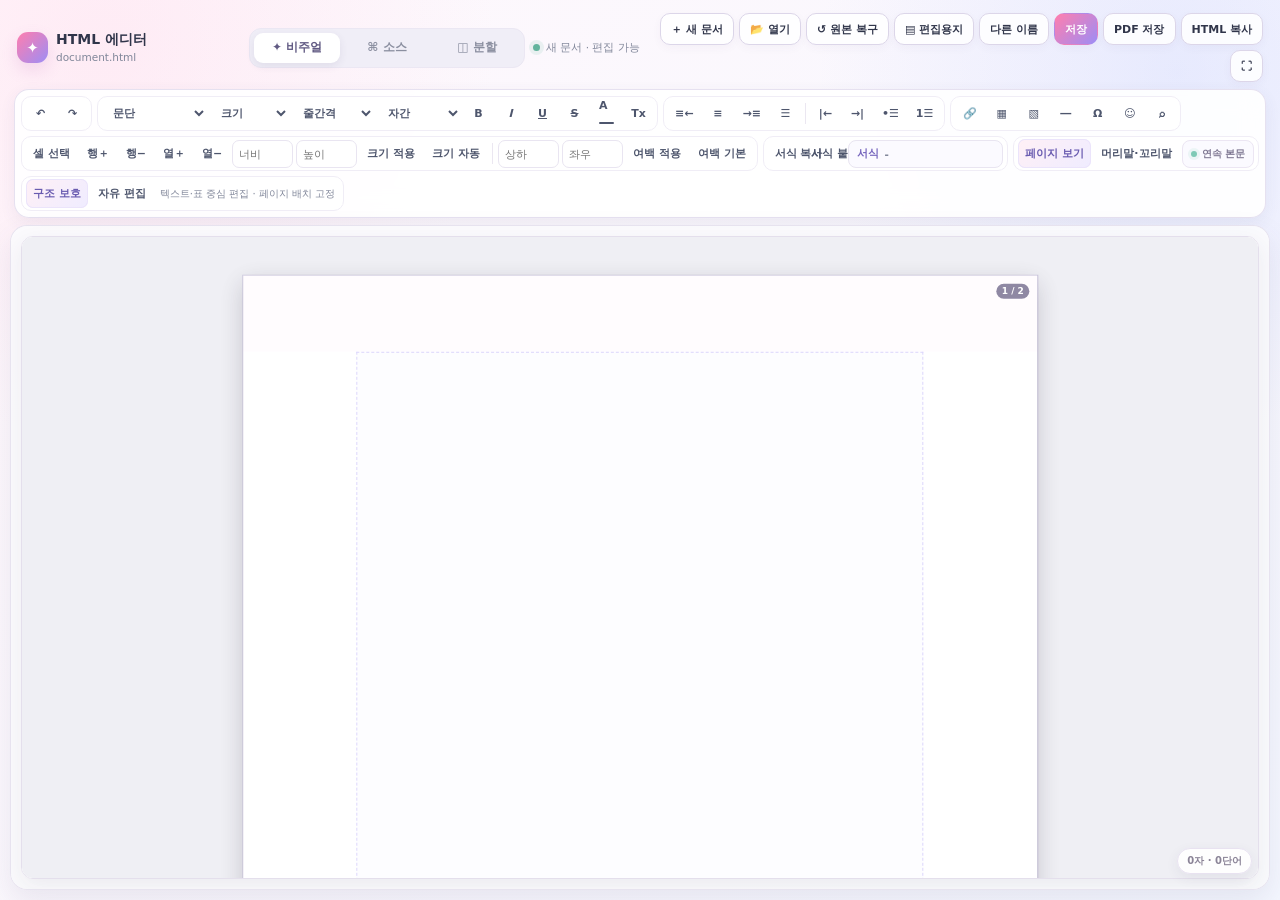
<file: index.html>
<!doctype html>
<html lang="ko">
<head>
<meta charset="utf-8">
<meta name="viewport" content="width=device-width,initial-scale=1">
<title>HTML 에디터 · 통합판</title>
<style>
:root{
  --bg1:#fff8fc; --bg2:#f4f7ff; --panel:rgba(255,255,255,.93);
  --line:#e9e5f1; --line2:#dcd6e9; --text:#30354a; --muted:#81879a;
  --pink:#ff7eae; --lav:#9d8df5; --blue:#89b6ff; --mint:#97dcca;
  --yellow:#ffd887; --danger:#d85f78; --ok:#63b49d;
  --shadow:0 12px 30px rgba(77,65,110,.10);
  --softshadow:0 5px 16px rgba(77,65,110,.07);
}
*{box-sizing:border-box}
html,body{height:100%;margin:0}
body{
  overflow:hidden;
  color:var(--text);
  font-family:"Pretendard","Apple SD Gothic Neo","Noto Sans KR",system-ui,-apple-system,BlinkMacSystemFont,"Segoe UI",sans-serif;
  background:
    radial-gradient(circle at 8% 5%,rgba(255,190,218,.22),transparent 27%),
    radial-gradient(circle at 92% 8%,rgba(174,190,255,.24),transparent 25%),
    linear-gradient(135deg,var(--bg1),var(--bg2));
}
button,input,select,textarea{font:inherit}
button{cursor:pointer}
.app{
  height:100vh;
  display:grid;
  grid-template-rows:auto auto minmax(0,1fr);
  gap:0;
  padding:8px 10px 10px;
}
.topbar{
  min-height:46px;
  display:flex;align-items:center;gap:8px;
  padding:5px 7px 7px;
}
.brand{
  display:flex;align-items:center;gap:8px;
  min-width:220px;flex:0 1 auto;
}
.logo{
  width:31px;height:31px;border-radius:11px;display:grid;place-items:center;
  color:#fff;font-weight:900;font-size:15px;
  background:linear-gradient(135deg,var(--pink),var(--lav));
  box-shadow:0 7px 16px rgba(194,116,193,.20);
}
.brand-title{font-weight:900;font-size:14px;line-height:1.1}
.brand-sub{
  margin-top:3px;font-size:10.5px;color:var(--muted);
  max-width:250px;white-space:nowrap;overflow:hidden;text-overflow:ellipsis
}
.tabs{
  display:flex;align-items:center;gap:4px;
  padding:4px;background:#f0eef7;border:1px solid #ebe7f3;border-radius:12px;
  margin-left:4px;
}
.tab{
  height:30px;min-width:86px;border:0;border-radius:9px;background:transparent;
  color:#8b8fa0;font-size:12px;font-weight:850;padding:0 11px;
}
.tab.active{background:#fff;color:#615a83;box-shadow:0 3px 9px rgba(70,58,103,.09)}
.status{
  margin-left:auto;display:flex;align-items:center;gap:6px;min-width:0;
  color:var(--muted);font-size:10.5px;white-space:nowrap
}
.dot{width:7px;height:7px;border-radius:50%;background:#b1b5c0;flex:none}
.dot.saved{background:var(--ok);box-shadow:0 0 0 4px rgba(99,180,157,.12)}
.dot.dirty{background:#e1a34f;box-shadow:0 0 0 4px rgba(225,163,79,.12)}
.top-actions{display:flex;align-items:center;gap:5px;flex-wrap:wrap;justify-content:flex-end}
.btn{
  height:32px;border:1px solid var(--line2);border-radius:10px;
  padding:0 10px;background:rgba(255,255,255,.88);color:var(--text);
  font-size:11px;font-weight:780;white-space:nowrap;
  box-shadow:0 3px 10px rgba(65,54,92,.04)
}
.btn:hover{background:#fff;transform:translateY(-1px);box-shadow:var(--softshadow)}
.btn.primary{border-color:transparent;color:#fff;background:linear-gradient(135deg,var(--pink),var(--lav))}
.btn.danger{color:var(--danger);background:#fff8fa}
.btn:disabled{opacity:.42;cursor:not-allowed;transform:none;box-shadow:none}

.toolbar-shell{
  margin:0 4px 7px;
  border:1px solid rgba(229,224,240,.96);
  border-radius:15px;
  background:rgba(255,255,255,.91);
  box-shadow:var(--softshadow);
  padding:6px;
  backdrop-filter:blur(12px);-webkit-backdrop-filter:blur(12px);
}
.toolbar{
  display:flex;align-items:center;align-content:center;flex-wrap:wrap;gap:5px;
}
.group{
  display:inline-flex;align-items:center;gap:3px;
  min-height:34px;padding:2px 4px;border:1px solid #f0edf6;
  border-radius:10px;background:#fff;flex:0 0 auto
}
.group.grow{flex:1 1 280px;min-width:230px}
.tool{
  min-width:29px;height:29px;border:0;border-radius:7px;padding:0 7px;
  background:transparent;color:#4e566d;font-size:11px;font-weight:760;white-space:nowrap
}
.tool:hover,.tool.active{
  background:linear-gradient(135deg,#fff0f6,#efecff);color:#695bb0;
  box-shadow:inset 0 0 0 1px #ebe4fb
}
.sep{width:1px;height:21px;background:#ebe7f1;margin:0 2px}
select.tool-select{
  height:29px;border:0;border-radius:7px;background:transparent;
  color:#4e566d;font-size:11px;font-weight:760;outline:0;padding:0 21px 0 7px;
  max-width:105px
}
select.tool-select:hover,select.tool-select:focus{background:#f8f5ff}
.color-tool{position:relative;font-weight:900}
.color-tool:after{
  content:"";position:absolute;left:7px;right:7px;bottom:4px;height:2px;
  background:currentColor;border-radius:2px
}
.color-tool input{position:absolute;inset:0;opacity:0;width:100%;height:100%;cursor:pointer}
.cell-input{
  width:61px;height:28px;border:1px solid var(--line);border-radius:7px;
  padding:0 6px;background:#fff;color:var(--text);font-size:10.5px;outline:0
}
.cell-input:focus{border-color:#b7a9f1;box-shadow:0 0 0 3px rgba(157,141,245,.11)}
.format-state{
  display:flex;align-items:center;min-width:155px;max-width:300px;height:28px;
  padding:0 8px;border:1px solid var(--line);border-radius:8px;background:#fbfaff;
  color:var(--muted);font-size:10.5px;font-weight:700;white-space:nowrap;
  overflow:hidden;text-overflow:ellipsis
}
.format-state b{color:#7766be;margin-right:5px}
.mode-note{font-size:10px;color:var(--muted);padding:0 4px;white-space:nowrap}

.workspace{
  min-height:0;
  position:relative;
  border:1px solid rgba(231,226,239,.96);
  border-radius:17px;
  background:rgba(255,255,255,.72);
  box-shadow:var(--shadow);
  overflow:hidden
}
.visual-pane,.source-pane{position:absolute;inset:0;min-height:0}
.visual-pane{display:flex;align-items:stretch;justify-content:center;padding:10px;background:rgba(249,248,252,.62)}
.source-pane{display:none;background:#222734;padding:0}
.frame-shell{
  width:min(100%,1600px);height:100%;background:#fff;border:1px solid #e4dfec;
  border-radius:12px;overflow:hidden;box-shadow:0 8px 22px rgba(65,54,92,.08)
}
iframe{display:block;width:100%;height:100%;border:0;background:#fff}
.source-pane textarea{
  width:100%;height:100%;resize:none;border:0;outline:0;padding:18px 20px;
  background:#222734;color:#edf0f8;font:13px/1.65 ui-monospace,SFMono-Regular,Menlo,Consolas,"Liberation Mono",monospace;
  tab-size:2
}
.empty{
  width:100%;height:100%;display:grid;place-items:center;padding:22px;text-align:center;color:var(--muted)
}
.empty-card{
  width:min(560px,94%);padding:28px 24px;background:#fff;border:1px dashed #d5cde5;
  border-radius:18px;box-shadow:0 8px 24px rgba(77,65,110,.06)
}
.empty-icon{
  width:48px;height:48px;margin:0 auto 10px;border-radius:16px;display:grid;place-items:center;
  font-size:22px;background:linear-gradient(135deg,#fff0f6,#efecff)
}
.empty-title{font-weight:900;font-size:18px;color:#4b5064}
.empty-desc{margin-top:7px;font-size:12px;line-height:1.7}
.drop{
  margin-top:15px;padding:13px;border:1px dashed #d8d0e8;border-radius:12px;background:#fbfaff;
  font-size:11px;color:#8c879b
}
.count-chip{
  position:absolute;right:17px;bottom:15px;z-index:4;pointer-events:none;
  height:26px;display:flex;align-items:center;padding:0 9px;
  border:1px solid #e8e2f0;border-radius:999px;background:rgba(255,255,255,.90);
  box-shadow:0 4px 13px rgba(60,50,87,.07);
  font-size:10px;color:#8b8497;font-weight:750
}
.toast{
  position:fixed;right:18px;bottom:18px;z-index:50;
  padding:10px 13px;border-radius:11px;background:#37394a;color:#fff;font-size:12px;
  box-shadow:0 12px 28px rgba(0,0,0,.20);opacity:0;transform:translateY(7px);
  transition:.17s;pointer-events:none
}
.toast.show{opacity:1;transform:translateY(0)}
.modal-backdrop{
  position:fixed;inset:0;z-index:60;display:none;align-items:center;justify-content:center;
  padding:18px;background:rgba(42,37,58,.30);backdrop-filter:blur(4px)
}
.modal-backdrop.open{display:flex}
.modal{
  width:min(480px,100%);padding:18px;background:#fff;border:1px solid #e9e4f0;
  border-radius:18px;box-shadow:0 22px 70px rgba(46,39,67,.22)
}
.modal h3{margin:0 0 11px;font-size:17px}
.modal label{display:block;margin:8px 0 5px;color:var(--muted);font-size:11px;font-weight:760}
.modal input{
  width:100%;height:38px;border:1px solid var(--line2);border-radius:9px;padding:0 9px;outline:0
}
.modal input:focus{border-color:#b4a5ef;box-shadow:0 0 0 3px rgba(157,141,245,.11)}
.modal-row{display:grid;grid-template-columns:1fr 1fr;gap:8px}
.modal-actions{display:flex;justify-content:flex-end;gap:6px;margin-top:14px}
.char-grid{display:grid;grid-template-columns:repeat(8,1fr);gap:5px;max-height:250px;overflow:auto}
.char-btn{height:36px;border:1px solid #ece7f2;border-radius:9px;background:#fff;font-size:17px}
.char-btn:hover{background:#f8f5ff}
body.fullscreen .app{padding:0}
body.fullscreen .topbar{display:none}
body.fullscreen .toolbar-shell{margin:5px 5px 6px}
body.fullscreen .workspace{border-radius:0}

@media(max-width:1280px){
  .brand-sub{max-width:175px}
  .format-state{max-width:210px}
  .group.grow{flex-basis:240px}
}
@media(max-width:900px){
  .app{padding:5px}
  .topbar{flex-wrap:wrap}
  .brand{min-width:180px;flex:1 1 220px}
  .tabs{order:3;margin-left:0}
  .status{margin-left:0}
  .top-actions{flex:1 1 420px}
  .toolbar-shell{margin:0 0 5px}
  .group.grow{flex:1 1 100%}
  .visual-pane{padding:5px}
}
@media(max-width:620px){
  .brand{flex:1 1 100%}
  .top-actions{justify-content:flex-start}
  .status{width:100%}
  .tabs{width:100%}
  .tab{flex:1}
  .toolbar{flex-wrap:nowrap;overflow-x:auto;scrollbar-width:thin}
  .group{flex:none}
  .group.grow{min-width:390px}
  .mode-note{display:none}
}

.workspace.split-mode .visual-pane{
  display:flex !important;
  left:0;
  right:50%;
  border-right:1px solid #ded8ea;
  padding:8px;
}
.workspace.split-mode .source-pane{
  display:block !important;
  left:50%;
  right:0;
}
.workspace.split-mode .frame-shell{
  width:100%;
  border-radius:10px;
}
.workspace.split-mode .count-chip{
  right:calc(50% + 14px);
}
.split-label{
  position:absolute;
  top:10px;
  z-index:6;
  height:24px;
  display:flex;
  align-items:center;
  padding:0 8px;
  border:1px solid #e7e1ef;
  border-radius:999px;
  background:rgba(255,255,255,.9);
  color:#8a8399;
  font-size:9.5px;
  font-weight:800;
  pointer-events:none;
  opacity:0;
  transition:.15s;
}
.workspace.split-mode .split-label{opacity:1}
.split-label.visual{left:16px}
.split-label.source{left:calc(50% + 12px);background:rgba(34,39,52,.92);color:#cfd3df;border-color:#3a4050}
@media(max-width:900px){
  .workspace.split-mode .visual-pane{
    left:0;right:0;top:0;bottom:50%;
    border-right:0;border-bottom:1px solid #ded8ea;
  }
  .workspace.split-mode .source-pane{
    left:0;right:0;top:50%;bottom:0;
  }
  .workspace.split-mode .count-chip{
    right:14px;
    bottom:calc(50% + 12px);
  }
  .split-label.source{left:12px;top:calc(50% + 10px)}
}


/* =========================
   편집용지 설정
========================= */
.page-setup-modal{
  width:min(760px,96vw);
  max-height:min(88vh,820px);
  overflow:auto;
  padding:0;
}
.page-setup-head{
  position:sticky;top:0;z-index:2;
  display:flex;align-items:center;justify-content:space-between;gap:12px;
  padding:15px 18px 13px;
  background:rgba(255,255,255,.96);
  backdrop-filter:blur(12px);
  border-bottom:1px solid #eee9f4;
}
.page-setup-head h3{margin:0;font-size:17px}
.page-setup-head .sub{margin-top:3px;color:var(--muted);font-size:10.5px}
.page-setup-body{padding:16px 18px 18px}
.ps-grid{
  display:grid;
  grid-template-columns:minmax(0,1.2fr) minmax(260px,.8fr);
  gap:16px;
}
.ps-section{
  border:1px solid #ece7f3;
  border-radius:14px;
  background:#fff;
  padding:13px;
  margin-bottom:10px;
}
.ps-section-title{
  display:flex;align-items:center;justify-content:space-between;
  margin-bottom:10px;
  font-size:12px;font-weight:900;color:#5c5672;
}
.ps-row{
  display:grid;
  grid-template-columns:110px minmax(0,1fr);
  gap:9px;
  align-items:center;
  margin:8px 0;
}
.ps-label{font-size:11px;color:#777d8f;font-weight:760}
.ps-field,.ps-select{
  width:100%;height:34px;
  border:1px solid #dfd9e9;
  border-radius:9px;
  background:#fff;
  padding:0 9px;
  color:#34394c;
  font-size:11px;
  outline:0;
}
.ps-field:focus,.ps-select:focus{
  border-color:#b4a5ef;
  box-shadow:0 0 0 3px rgba(157,141,245,.10)
}
.ps-inline{
  display:grid;
  grid-template-columns:1fr auto 1fr;
  gap:7px;
  align-items:center
}
.ps-unit{
  color:#9296a5;
  font-size:10px;
  font-weight:800
}
.ps-segment{
  display:grid;
  grid-template-columns:repeat(2,1fr);
  gap:6px
}
.ps-segment.four{grid-template-columns:repeat(4,1fr)}
.ps-choice{
  min-height:38px;
  border:1px solid #e4deed;
  border-radius:10px;
  background:#fbfaff;
  color:#6f7283;
  font-size:10.5px;
  font-weight:800;
  cursor:pointer;
}
.ps-choice:hover{background:#f7f3ff}
.ps-choice.active{
  border-color:#b9aaf3;
  background:linear-gradient(135deg,#fff0f6,#efecff);
  color:#685ab0;
  box-shadow:inset 0 0 0 1px rgba(157,141,245,.14)
}
.ps-margin-grid{
  display:grid;
  grid-template-columns:1fr 1fr;
  gap:8px 10px
}
.ps-margin-item label{
  display:block;
  margin:0 0 4px;
  color:#838799;
  font-size:10px;
  font-weight:800
}
.ps-check{
  display:flex;align-items:flex-start;gap:7px;
  margin-top:10px;
  color:#777d8e;
  font-size:10.5px;
  line-height:1.5
}
.ps-check input{margin-top:2px}
.ps-preview-wrap{
  position:sticky;
  top:70px;
}
.ps-preview-card{
  border:1px solid #ece7f3;
  border-radius:16px;
  background:linear-gradient(145deg,#faf8ff,#f5f8ff);
  padding:15px;
}
.ps-preview-title{
  display:flex;align-items:center;justify-content:space-between;
  margin-bottom:11px;
  font-size:11px;font-weight:900;color:#625b79
}
.ps-preview-size{
  font-size:9.5px;color:#9691a1;font-weight:750
}
.paper-stage{
  min-height:360px;
  display:grid;place-items:center;
  border-radius:13px;
  background:
    linear-gradient(90deg,rgba(157,141,245,.04) 1px,transparent 1px),
    linear-gradient(rgba(157,141,245,.04) 1px,transparent 1px),
    #f0eff5;
  background-size:12px 12px;
  overflow:hidden;
  padding:16px;
}
.paper-mini{
  position:relative;
  width:210px;height:297px;
  background:#fff;
  border:1px solid #cfcbd7;
  box-shadow:0 10px 25px rgba(55,49,75,.15);
  transition:.18s ease;
}
.paper-mini .content-box{
  position:absolute;
  border:1.5px dashed #9d8df5;
  background:rgba(157,141,245,.035);
  transition:.18s ease;
}
.paper-mini .header-guide,.paper-mini .footer-guide{
  position:absolute;left:10px;right:10px;height:0;
  border-top:1px dotted #b7b1c4;
  transition:.18s ease
}
.paper-mini .header-guide span,.paper-mini .footer-guide span{
  position:absolute;right:0;top:-12px;
  color:#aaa3b5;font-size:7px;background:#fff;padding-left:3px
}
.paper-mini .gutter-guide{
  position:absolute;background:rgba(255,126,174,.18);
  transition:.18s ease
}
.ps-summary{
  margin-top:10px;
  padding:9px 10px;
  border-radius:10px;
  background:#fff;
  border:1px solid #ece7f2;
  color:#777d8d;
  font-size:10px;
  line-height:1.55
}
.ps-bottom{
  position:sticky;bottom:0;z-index:2;
  display:flex;align-items:center;justify-content:space-between;gap:10px;
  padding:11px 18px;
  background:rgba(255,255,255,.97);
  backdrop-filter:blur(12px);
  border-top:1px solid #eee9f4;
}
.ps-bottom-left{display:flex;gap:6px}
.ps-bottom-right{display:flex;gap:6px}
@media(max-width:720px){
  .ps-grid{grid-template-columns:1fr}
  .ps-preview-wrap{position:static}
  .paper-stage{min-height:300px}
  .ps-segment.four{grid-template-columns:repeat(2,1fr)}
}


/* =========================
   연속 본문 + 페이지 오버레이
========================= */
.page-overlay-tools{
  display:flex;align-items:center;gap:5px
}
.page-overlay-badge{
  height:28px;display:inline-flex;align-items:center;gap:5px;
  padding:0 8px;border:1px solid #ece6f3;border-radius:8px;
  background:#fbfaff;color:#7f7893;font-size:10px;font-weight:800;
  white-space:nowrap
}
.page-overlay-badge.on:before{
  content:"";width:6px;height:6px;border-radius:50%;background:#7fcab6;
  box-shadow:0 0 0 3px rgba(127,202,182,.12)
}
.hf-modal{
  width:min(720px,96vw);
}
.hf-grid{
  display:grid;grid-template-columns:1fr 1fr;gap:12px
}
.hf-card{
  border:1px solid #ece7f3;border-radius:14px;background:#fff;padding:13px
}
.hf-card h4{margin:0 0 10px;font-size:12px;color:#5f5873}
.hf-row{margin:9px 0}
.hf-row label{
  display:block;margin-bottom:5px;color:#85899a;font-size:10px;font-weight:800
}
.hf-input,.hf-select{
  width:100%;height:36px;border:1px solid #ddd7e8;border-radius:9px;
  padding:0 9px;background:#fff;color:#35394a;font-size:11px;outline:0
}
.hf-input:focus,.hf-select:focus{
  border-color:#b4a5ef;box-shadow:0 0 0 3px rgba(157,141,245,.10)
}
.hf-segment{
  display:grid;grid-template-columns:repeat(3,1fr);gap:5px
}
.hf-choice{
  height:34px;border:1px solid #e4deed;border-radius:9px;background:#fbfaff;
  color:#76798a;font-size:10.5px;font-weight:800
}
.hf-choice.active{
  border-color:#b9aaf3;background:linear-gradient(135deg,#fff0f6,#efecff);color:#6658ad
}
.hf-check{
  display:flex;align-items:center;gap:7px;margin-top:8px;
  color:#777d8e;font-size:10.5px;font-weight:700
}
.hf-tip{
  margin-top:11px;padding:10px 11px;border-radius:10px;background:#faf8ff;
  border:1px solid #eee9f5;color:#7e788d;font-size:10px;line-height:1.55
}
@media(max-width:720px){
  .hf-grid{grid-template-columns:1fr}
}


/* =========================
   페이지 오버레이 기준 PDF 저장
========================= */
#pagePrintRoot{display:none}

@media print{
  body > .app,
  body > .modal-backdrop,
  body > .toast{
    display:none !important;
  }

  #pagePrintRoot{
    display:block !important;
    margin:0 !important;
    padding:0 !important;
    background:#fff !important;
  }

  #pagePrintRoot .print-sheet{
    position:relative !important;
    display:block !important;
    margin:0 !important;
    padding:0 !important;
    overflow:hidden !important;
    background:#fff !important;
    break-after:page !important;
    page-break-after:always !important;
    box-shadow:none !important;
  }

  #pagePrintRoot .print-sheet:last-child{
    break-after:auto !important;
    page-break-after:auto !important;
  }

  #pagePrintRoot .print-slice{
    position:absolute !important;
    inset:0 !important;
    overflow:hidden !important;
    background:#fff !important;
  }

  #pagePrintRoot .print-source{
    position:absolute !important;
    left:0 !important;
    top:0 !important;
    border:0 !important;
    margin:0 !important;
    padding:0 !important;
    background:#fff !important;
    transform-origin:top left !important;
    pointer-events:none !important;
  }

  #pagePrintRoot .print-hf{
    position:absolute !important;
    z-index:20 !important;
    padding:0 !important;
    color:#555 !important;
    font-family:"Pretendard","Noto Sans KR","Apple SD Gothic Neo","Malgun Gothic",sans-serif !important;
    font-size:9pt !important;
    line-height:1.2 !important;
    white-space:nowrap !important;
    overflow:hidden !important;
    text-overflow:ellipsis !important;
    background:transparent !important;
  }

  #pagePrintRoot .print-hf .hf-header-bar{
    display:flex !important;
    align-items:center !important;
    width:100% !important;
    min-height:6.8mm !important;
    padding:0 3.2mm !important;
    border:0.25mm solid rgba(157,141,245,.24) !important;
    border-radius:2.8mm !important;
    background:linear-gradient(135deg,#fff 0%,#f6f3ff 100%) !important;
    box-shadow:0 0.8mm 2.2mm rgba(82,68,129,.08) !important;
    box-sizing:border-box !important;
    overflow:hidden !important;
  }
  #pagePrintRoot .print-hf .hf-header-brand{
    display:flex !important;
    align-items:center !important;
    min-width:0 !important;
    color:#807990 !important;
    font-size:8.2pt !important;
    font-weight:700 !important;
    line-height:1.1 !important;
    white-space:nowrap !important;
    overflow:hidden !important;
    text-overflow:ellipsis !important;
  }
  #pagePrintRoot .print-hf .hf-header-dot{
    width:1.8mm !important;
    height:1.8mm !important;
    margin-right:2.2mm !important;
    border-radius:50% !important;
    background:linear-gradient(135deg,#ff9abd,#9d8df5) !important;
    box-shadow:0 0 0 0.7mm rgba(157,141,245,.10) !important;
    flex:none !important;
  }
  #pagePrintRoot .print-hf .hf-header-divider{
    width:0.25mm !important;
    height:3.4mm !important;
    margin:0 3mm !important;
    background:rgba(157,141,245,.24) !important;
    flex:none !important;
  }
  #pagePrintRoot .print-hf .hf-header-doc{
    min-width:0 !important;
    flex:1 1 auto !important;
    color:#5f567f !important;
    font-size:8.2pt !important;
    font-weight:800 !important;
    line-height:1.1 !important;
    white-space:nowrap !important;
    overflow:hidden !important;
    text-overflow:ellipsis !important;
  }
  #pagePrintRoot .print-hf .hf-footer-bar{
    display:inline-block !important;
    width:22mm !important;
    min-height:0 !important;
    height:6mm !important;
    padding:0 !important;
    border:0.25mm solid rgba(157,141,245,.28) !important;
    border-radius:3mm !important;
    background:#f7f5fb !important;
    box-shadow:none !important;
    box-sizing:border-box !important;
    overflow:hidden !important;
    vertical-align:middle !important;
  }
  #pagePrintRoot .print-hf .hf-footer-page{
    display:block !important;
    width:100% !important;
    height:100% !important;
    color:#5f567f !important;
    font-size:8.2pt !important;
    font-weight:800 !important;
    line-height:5.5mm !important;
    white-space:nowrap !important;
    overflow:hidden !important;
    text-overflow:ellipsis !important;
    text-align:center !important;
  }
}

</style>
</head>
<body>
<div class="app">
  <header class="topbar">
    <div class="brand">
      <div class="logo">✦</div>
      <div>
        <div class="brand-title">HTML 에디터</div>
        <div class="brand-sub" id="fileName">새 문서</div>
      </div>
    </div>

    <div class="tabs">
      <button class="tab active" id="visualTab" type="button">✦ 비주얼</button>
      <button class="tab" id="sourceTab" type="button">⌘ 소스</button>
      <button class="tab" id="splitTab" type="button">◫ 분할</button>
    </div>

    <div class="status"><span class="dot saved" id="statusDot"></span><span id="statusText">새 문서 · 편집 가능</span></div>

    <div class="top-actions">
      <button class="btn" id="newBtn" type="button">＋ 새 문서</button>
      <button class="btn" id="openBtn" type="button">📂 열기</button>
      <button class="btn" id="restoreBtn" type="button">↺ 원본 복구</button>
      <button class="btn" id="pageSetupBtn" type="button">▤ 편집용지</button>
      <button class="btn" id="saveAsBtn" type="button">다른 이름</button>
      <button class="btn primary" id="saveBtn" type="button">저장</button>
      <button class="btn" id="pdfSaveBtn" type="button">PDF 저장</button>
      <button class="btn" id="copyHtmlBtn" type="button">HTML 복사</button>
      <button class="btn" id="fullscreenBtn" type="button">⛶</button>
      <input type="file" id="fileInput" accept=".html,.htm,text/html" hidden>
      <input type="file" id="imageInput" accept="image/*" hidden>
    </div>
  </header>

  <section class="toolbar-shell">
    <div class="toolbar" id="toolbar">
      <div class="group" title="실행 기록">
        <button class="tool" data-cmd="undo" title="실행 취소">↶</button>
        <button class="tool" data-cmd="redo" title="다시 실행">↷</button>
      </div>

      <div class="group" title="문단과 글자">
        <select class="tool-select" id="blockStyle" title="현재 문단 서식">
          <option value="p">문단</option>
          <option value="h1">제목 1</option>
          <option value="h2">제목 2</option>
          <option value="h3">제목 3</option>
          <option value="h4">제목 4</option>
          <option value="h5">제목 5</option>
          <option value="h6">제목 6</option>
          <option value="pre">정형 텍스트</option>
          <option value="blockquote">인용</option>
        </select>
        <select class="tool-select" id="fontSize" title="글자 크기">
          <option value="">크기</option>
          <option value="10">10px</option><option value="11">11px</option><option value="12">12px</option>
          <option value="13">13px</option><option value="14">14px</option><option value="15">15px</option>
          <option value="16">16px</option><option value="17">17px</option><option value="18">18px</option>
          <option value="20">20px</option><option value="22">22px</option><option value="24">24px</option>
          <option value="28">28px</option><option value="32">32px</option><option value="36">36px</option>
          <option value="40">40px</option>
        </select>
        <select class="tool-select" id="lineHeightSelect" title="줄간격">
          <option value="">줄간격</option>
          <option value="0.5">50%</option>
          <option value="0.6">60%</option>
          <option value="0.7">70%</option>
          <option value="0.8">80%</option>
          <option value="0.9">90%</option>
          <option value="1">100%</option>
          <option value="1.1">110%</option>
          <option value="1.2">120%</option>
          <option value="1.3">130%</option>
          <option value="1.4">140%</option>
          <option value="1.5">150%</option>
          <option value="1.6">160%</option>
          <option value="1.7">170%</option>
          <option value="1.8">180%</option>
          <option value="1.9">190%</option>
          <option value="2">200%</option>
        </select>
        <select class="tool-select" id="letterSpacingSelect" title="자간">
          <option value="">자간</option>
          <option value="-0.2">-20%</option>
          <option value="-0.19">-19%</option>
          <option value="-0.18">-18%</option>
          <option value="-0.17">-17%</option>
          <option value="-0.16">-16%</option>
          <option value="-0.15">-15%</option>
          <option value="-0.14">-14%</option>
          <option value="-0.13">-13%</option>
          <option value="-0.12">-12%</option>
          <option value="-0.11">-11%</option>
          <option value="-0.1">-10%</option>
          <option value="-0.09">-9%</option>
          <option value="-0.08">-8%</option>
          <option value="-0.07">-7%</option>
          <option value="-0.06">-6%</option>
          <option value="-0.05">-5%</option>
          <option value="-0.04">-4%</option>
          <option value="-0.03">-3%</option>
          <option value="-0.02">-2%</option>
          <option value="-0.01">-1%</option>
          <option value="0">0%</option>
          <option value="0.01">+1%</option>
          <option value="0.02">+2%</option>
          <option value="0.03">+3%</option>
          <option value="0.04">+4%</option>
          <option value="0.05">+5%</option>
          <option value="0.06">+6%</option>
          <option value="0.07">+7%</option>
          <option value="0.08">+8%</option>
          <option value="0.09">+9%</option>
          <option value="0.1">+10%</option>
          <option value="0.11">+11%</option>
          <option value="0.12">+12%</option>
          <option value="0.13">+13%</option>
          <option value="0.14">+14%</option>
          <option value="0.15">+15%</option>
          <option value="0.16">+16%</option>
          <option value="0.17">+17%</option>
          <option value="0.18">+18%</option>
          <option value="0.19">+19%</option>
          <option value="0.2">+20%</option>
        </select>
        <button class="tool" data-cmd="bold" title="굵게"><b>B</b></button>
        <button class="tool" data-cmd="italic" title="기울임"><i>I</i></button>
        <button class="tool" data-cmd="underline" title="밑줄"><u>U</u></button>
        <button class="tool" data-cmd="strikeThrough" title="취소선"><s>S</s></button>
        <span class="tool color-tool" id="colorTool" title="글자색">A<input id="foreColor" type="color" value="#30354a"></span>
        <button class="tool" data-cmd="removeFormat" title="서식 제거">Tx</button>
      </div>

      <div class="group" title="정렬과 목록">
        <button class="tool" data-cmd="justifyLeft" title="왼쪽 정렬">≡←</button>
        <button class="tool" data-cmd="justifyCenter" title="가운데 정렬">≡</button>
        <button class="tool" data-cmd="justifyRight" title="오른쪽 정렬">→≡</button>
        <button class="tool" data-cmd="justifyFull" title="양쪽 정렬">☰</button>
        <span class="sep"></span>
        <button class="tool" data-cmd="outdent" title="내어쓰기">|←</button>
        <button class="tool" data-cmd="indent" title="들여쓰기">→|</button>
        <button class="tool" data-cmd="insertUnorderedList" title="글머리 목록">•☰</button>
        <button class="tool" data-cmd="insertOrderedList" title="번호 목록">1☰</button>
      </div>

      <div class="group" title="삽입">
        <button class="tool" id="linkBtn" type="button" title="링크 삽입">🔗</button>
        <button class="tool" id="tableBtn" type="button" title="표 삽입">▦</button>
        <button class="tool" id="imageBtn" type="button" title="이미지 삽입">▧</button>
        <button class="tool" data-cmd="insertHorizontalRule" title="가로선">―</button>
        <button class="tool" id="specialBtn" type="button" title="특수문자">Ω</button>
        <button class="tool" id="emojiBtn" type="button" title="이모지">☺</button>
        <button class="tool" id="findBtn" type="button" title="찾기">⌕</button>
      </div>

      <div class="group" title="표 편집">
        <button class="tool" id="cellSelectBtn" type="button" title="드래그/클릭 복수 셀 선택">셀 선택</button>
        <button class="tool" id="rowAddBtn" type="button">행＋</button>
        <button class="tool" id="rowDelBtn" type="button">행−</button>
        <button class="tool" id="colAddBtn" type="button">열＋</button>
        <button class="tool" id="colDelBtn" type="button">열−</button>
        <input class="cell-input" id="cellWidthInput" type="number" min="20" step="1" placeholder="너비" title="선택 셀 너비(px)">
        <input class="cell-input" id="cellHeightInput" type="number" min="8" step="1" placeholder="높이" title="선택 셀 높이(px)">
        <button class="tool" id="cellSizeApplyBtn" type="button">크기 적용</button>
        <button class="tool" id="cellSizeAutoBtn" type="button">크기 자동</button>
        <span class="sep"></span>
        <input class="cell-input" id="cellPaddingYInput" type="number" min="0" max="100" step="1" placeholder="상하" title="셀 안쪽 상하 여백(px)">
        <input class="cell-input" id="cellPaddingXInput" type="number" min="0" max="100" step="1" placeholder="좌우" title="셀 안쪽 좌우 여백(px)">
        <button class="tool" id="cellPaddingApplyBtn" type="button" title="선택한 셀에 안쪽 여백 적용">여백 적용</button>
        <button class="tool" id="cellPaddingResetBtn" type="button" title="선택한 셀의 개별 안쪽 여백을 제거하고 문서 기본값으로 복원">여백 기본</button>
      </div>

      <div class="group grow" title="서식 복사와 현재 서식">
        <button class="tool" id="formatCopyBtn" type="button" title="Alt+C">서식 복사</button>
        <button class="tool" id="formatPasteBtn" type="button" title="Alt+V">서식 붙여넣기</button>
        <span class="format-state" id="formatState"><b>서식</b> -</span>
      </div>

      <div class="group" title="페이지 보기">
        <button class="tool active" id="pageOverlayToggleBtn" type="button">페이지 보기</button>
        <button class="tool" id="headerFooterBtn" type="button">머리말·꼬리말</button>
        <span class="page-overlay-badge on" id="pageOverlayBadge">연속 본문</span>
      </div>

      <div class="group" title="편집 보호">
        <button class="tool active" id="safeModeBtn" type="button">구조 보호</button>
        <button class="tool" id="freeModeBtn" type="button">자유 편집</button>
        <span class="mode-note" id="modeNote">텍스트·표 중심 편집</span>
      </div>
    </div>
  </section>

  <main class="workspace" id="workspace">
    <div class="split-label visual">비주얼</div>
    <div class="split-label source">HTML 소스 · 입력 즉시 반영</div>
    <div class="visual-pane" id="visualPane">
      <div class="empty" id="emptyState">
        <div class="empty-card">
          <div class="empty-icon">✦</div>
          <div class="empty-title">HTML 문서를 열거나 새로 작성하세요</div>
          <div class="empty-desc">기존 HTML의 <b>&lt;head&gt;, CSS, 레이아웃</b>을 유지한 채 편집합니다.<br>새 문서는 바로 입력을 시작할 수 있습니다.</div>
          <div class="drop" id="dropZone">HTML 파일을 여기에 끌어다 놓아도 됩니다.</div>
        </div>
      </div>
      <div class="frame-shell" id="frameShell" style="display:none">
        <iframe id="editorFrame" title="HTML 비주얼 편집"></iframe>
      </div>
    </div>
    <div class="source-pane" id="sourcePane"><textarea id="sourceEditor" spellcheck="false"></textarea></div>
    <div class="count-chip" id="countChip">0자 · 0단어</div>
  </main>
</div>

<div class="modal-backdrop" id="linkModal">
  <div class="modal">
    <h3>링크 삽입</h3>
    <label for="linkUrl">주소</label>
    <input id="linkUrl" placeholder="https://example.com">
    <div class="modal-actions">
      <button class="btn" data-close="linkModal">취소</button>
      <button class="btn primary" id="insertLinkConfirm">삽입</button>
    </div>
  </div>
</div>

<div class="modal-backdrop" id="tableModal">
  <div class="modal">
    <h3>표 삽입</h3>
    <div class="modal-row">
      <div><label for="tableRows">행</label><input id="tableRows" type="number" min="1" max="30" value="3"></div>
      <div><label for="tableCols">열</label><input id="tableCols" type="number" min="1" max="20" value="3"></div>
    </div>
    <div class="modal-actions">
      <button class="btn" data-close="tableModal">취소</button>
      <button class="btn primary" id="insertTableConfirm">삽입</button>
    </div>
  </div>
</div>

<div class="modal-backdrop" id="charModal">
  <div class="modal">
    <h3 id="charTitle">문자 삽입</h3>
    <div class="char-grid" id="charGrid"></div>
    <div class="modal-actions"><button class="btn" data-close="charModal">닫기</button></div>
  </div>
</div>


<div class="modal-backdrop" id="pageSetupModal">
  <div class="modal page-setup-modal">
    <div class="page-setup-head">
      <div>
        <h3>편집용지</h3>
        <div class="sub">용지 크기 · 방향 · 여백 · 제본을 문서에 저장합니다.</div>
      </div>
      <button class="btn" data-close="pageSetupModal" type="button">닫기</button>
    </div>

    <div class="page-setup-body">
      <div class="ps-grid">
        <div>
          <section class="ps-section">
            <div class="ps-section-title">용지 종류</div>

            <div class="ps-row">
              <div class="ps-label">종류</div>
              <select class="ps-select" id="pagePreset">
                <option value="A4">A4 (국배판) · 210 × 297 mm</option>
                <option value="A3">A3 · 297 × 420 mm</option>
                <option value="B5">B5 · 182 × 257 mm</option>
                <option value="LETTER">Letter · 215.9 × 279.4 mm</option>
                <option value="LEGAL">Legal · 215.9 × 355.6 mm</option>
                <option value="EXECUTIVE">Executive · 184.2 × 266.7 mm</option>
                <option value="CUSTOM">사용자 지정</option>
              </select>
            </div>

            <div class="ps-row">
              <div class="ps-label">크기</div>
              <div class="ps-inline">
                <div>
                  <input class="ps-field" id="pageWidth" type="number" min="50" max="1000" step="0.1" value="210">
                </div>
                <span class="ps-unit">×</span>
                <div>
                  <input class="ps-field" id="pageHeight" type="number" min="50" max="1000" step="0.1" value="297">
                </div>
              </div>
            </div>
          </section>

          <section class="ps-section">
            <div class="ps-section-title">용지 방향</div>
            <div class="ps-segment">
              <button class="ps-choice active" id="portraitBtn" data-orientation="portrait" type="button">▯ 세로</button>
              <button class="ps-choice" id="landscapeBtn" data-orientation="landscape" type="button">▭ 가로</button>
            </div>
          </section>

          <section class="ps-section">
            <div class="ps-section-title">용지 여백</div>
            <div class="ps-margin-grid">
              <div class="ps-margin-item"><label>위쪽</label><input class="ps-field" id="marginTop" type="number" min="0" max="150" step="0.1" value="20"></div>
              <div class="ps-margin-item"><label>아래쪽</label><input class="ps-field" id="marginBottom" type="number" min="0" max="150" step="0.1" value="15"></div>
              <div class="ps-margin-item"><label>왼쪽</label><input class="ps-field" id="marginLeft" type="number" min="0" max="150" step="0.1" value="30"></div>
              <div class="ps-margin-item"><label>오른쪽</label><input class="ps-field" id="marginRight" type="number" min="0" max="150" step="0.1" value="30"></div>
              <div class="ps-margin-item"><label>머리말</label><input class="ps-field" id="headerMargin" type="number" min="0" max="150" step="0.1" value="15"></div>
              <div class="ps-margin-item"><label>꼬리말</label><input class="ps-field" id="footerMargin" type="number" min="0" max="150" step="0.1" value="15"></div>
            </div>
          </section>

          <section class="ps-section">
            <div class="ps-section-title">제본</div>
            <div class="ps-segment four">
              <button class="ps-choice active" data-binding="none" type="button">없음</button>
              <button class="ps-choice" data-binding="left" type="button">왼쪽</button>
              <button class="ps-choice" data-binding="right" type="button">오른쪽</button>
              <button class="ps-choice" data-binding="top" type="button">위쪽</button>
            </div>
            <div class="ps-row" style="margin-top:10px">
              <div class="ps-label">제본 여백</div>
              <input class="ps-field" id="gutterMargin" type="number" min="0" max="100" step="0.1" value="0">
            </div>
          </section>

          <section class="ps-section">
            <div class="ps-section-title">적용 방식</div>
            <label class="ps-check">
              <input id="pageScreenPreview" type="checkbox" checked>
              <span><b>화면에서도 용지 크기와 여백 표시</b><br>비주얼 편집창을 실제 용지에 가까운 모습으로 보여줍니다.</span>
            </label>
            <label class="ps-check">
              <input id="pageHeaderFooterGuide" type="checkbox" checked>
              <span><b>머리말·꼬리말 기준 저장</b><br><code>.page-header</code>, <code>.page-footer</code> 요소가 있으면 위치 기준으로 사용합니다.</span>
            </label>
          </section>
        </div>

        <div class="ps-preview-wrap">
          <div class="ps-preview-card">
            <div class="ps-preview-title">
              <span>용지 미리보기</span>
              <span class="ps-preview-size" id="pagePreviewSize">210 × 297 mm</span>
            </div>
            <div class="paper-stage">
              <div class="paper-mini" id="paperMini">
                <div class="content-box" id="paperContentBox"></div>
                <div class="header-guide" id="paperHeaderGuide"><span>머리말</span></div>
                <div class="footer-guide" id="paperFooterGuide"><span>꼬리말</span></div>
                <div class="gutter-guide" id="paperGutterGuide"></div>
              </div>
            </div>
            <div class="ps-summary" id="pageSetupSummary"></div>
          </div>
        </div>
      </div>
    </div>

    <div class="ps-bottom">
      <div class="ps-bottom-left">
        <button class="btn" id="pageSetupA4Reset" type="button">A4 기본값</button>
        <button class="btn" id="pageSetupReadDoc" type="button">현재 설정 다시 읽기</button>
      </div>
      <div class="ps-bottom-right">
        <button class="btn" data-close="pageSetupModal" type="button">취소</button>
        <button class="btn primary" id="pageSetupApply" type="button">적용</button>
      </div>
    </div>
  </div>
</div>


<div class="modal-backdrop" id="headerFooterModal">
  <div class="modal hf-modal">
    <h3>머리말 · 꼬리말</h3>
    <div class="hf-grid">
      <div class="hf-card">
        <h4>머리말</h4>
        <div class="hf-row">
          <label>표시할 내용</label>
          <input class="hf-input" id="headerText" placeholder="예: 역곡지구 하우스토리 입주예정자협의회">
        </div>
        <div class="hf-row">
          <label>정렬</label>
          <div class="hf-segment" id="headerAlignGroup">
            <button class="hf-choice" data-halign="left" type="button">왼쪽</button>
            <button class="hf-choice active" data-halign="center" type="button">가운데</button>
            <button class="hf-choice" data-halign="right" type="button">오른쪽</button>
          </div>
        </div>
        <label class="hf-check"><input id="headerEnabled" type="checkbox"> 머리말 표시</label>
      </div>

      <div class="hf-card">
        <h4>꼬리말</h4>
        <div class="hf-row">
          <label>표시할 내용</label>
          <input class="hf-input" id="footerText" placeholder="예: {page} / {pages}">
        </div>
        <div class="hf-row">
          <label>정렬</label>
          <div class="hf-segment" id="footerAlignGroup">
            <button class="hf-choice" data-falign="left" type="button">왼쪽</button>
            <button class="hf-choice active" data-falign="center" type="button">가운데</button>
            <button class="hf-choice" data-falign="right" type="button">오른쪽</button>
          </div>
        </div>
        <label class="hf-check"><input id="footerEnabled" type="checkbox"> 꼬리말 표시</label>
      </div>
    </div>

    <div class="hf-grid" style="margin-top:12px">
      <div class="hf-card">
        <h4>페이지 표시 옵션</h4>
        <label class="hf-check"><input id="hideHeaderFirst" type="checkbox"> 첫 페이지 머리말 숨김</label>
        <label class="hf-check"><input id="hideFooterFirst" type="checkbox"> 첫 페이지 꼬리말 숨김</label>
        <label class="hf-check"><input id="showPageNumberGuide" type="checkbox" checked> 페이지 번호 가이드 표시</label>
      </div>
      <div class="hf-card">
        <h4>사용 가능한 기호</h4>
        <div class="hf-tip">
          <b>{page}</b> 현재 페이지 번호<br>
          <b>{pages}</b> 전체 페이지 수<br><br>
          예: <code>- {page} -</code> 또는 <code>{page} / {pages}</code>
        </div>
      </div>
    </div>

    <div class="modal-actions">
      <button class="btn" data-close="headerFooterModal" type="button">취소</button>
      <button class="btn primary" id="headerFooterApplyBtn" type="button">적용</button>
    </div>
  </div>
</div>

<div id="pagePrintRoot" aria-hidden="true"></div>
<div class="toast" id="toast"></div>

<script>
(() => {
  'use strict';
  const $ = s => document.querySelector(s);
  const frame = $('#editorFrame');
  const visualPane = $('#visualPane');
  const sourcePane = $('#sourcePane');
  const sourceEditor = $('#sourceEditor');
  const frameShell = $('#frameShell');
  const emptyState = $('#emptyState');
  const fileInput = $('#fileInput');
  const imageInput = $('#imageInput');
  const fileName = $('#fileName');
  const statusDot = $('#statusDot');
  const statusText = $('#statusText');
  const countChip = $('#countChip');
  const blockStyle = $('#blockStyle');
  const lineHeightSelect = $('#lineHeightSelect');
  const letterSpacingSelect = $('#letterSpacingSelect');
  const formatState = $('#formatState');
  const modeNote = $('#modeNote');
  const safeModeBtn = $('#safeModeBtn');
  const freeModeBtn = $('#freeModeBtn');
  const cellSelectBtn = $('#cellSelectBtn');
  const cellWidthInput = $('#cellWidthInput');
  const cellHeightInput = $('#cellHeightInput');
  const cellPaddingYInput = $('#cellPaddingYInput');
  const cellPaddingXInput = $('#cellPaddingXInput');
  const visualTab = $('#visualTab');
  const sourceTab = $('#sourceTab');
  const splitTab = $('#splitTab');
  const workspace = $('#workspace');

  const pagePreset = $('#pagePreset');
  const pageWidth = $('#pageWidth');
  const pageHeight = $('#pageHeight');
  const marginTop = $('#marginTop');
  const marginBottom = $('#marginBottom');
  const marginLeft = $('#marginLeft');
  const marginRight = $('#marginRight');
  const headerMargin = $('#headerMargin');
  const footerMargin = $('#footerMargin');
  const gutterMargin = $('#gutterMargin');
  const pageScreenPreview = $('#pageScreenPreview');
  const pageHeaderFooterGuide = $('#pageHeaderFooterGuide');
  const paperMini = $('#paperMini');
  const paperContentBox = $('#paperContentBox');
  const paperHeaderGuide = $('#paperHeaderGuide');
  const paperFooterGuide = $('#paperFooterGuide');
  const paperGutterGuide = $('#paperGutterGuide');
  const pagePreviewSize = $('#pagePreviewSize');
  const pageSetupSummary = $('#pageSetupSummary');

  const pageOverlayToggleBtn = $('#pageOverlayToggleBtn');
  const headerFooterBtn = $('#headerFooterBtn');
  const pageOverlayBadge = $('#pageOverlayBadge');
  const pdfSaveBtn = $('#pdfSaveBtn');
  const pagePrintRoot = $('#pagePrintRoot');
  const headerText = $('#headerText');
  const footerText = $('#footerText');
  const headerEnabled = $('#headerEnabled');
  const footerEnabled = $('#footerEnabled');
  const hideHeaderFirst = $('#hideHeaderFirst');
  const hideFooterFirst = $('#hideFooterFirst');
  const showPageNumberGuide = $('#showPageNumberGuide');

  let originalHtml = '';
  let originalDoctype = '<!DOCTYPE html>';
  let currentName = 'document.html';
  let fileHandle = null;
  let dirty = false;
  let currentView = 'visual'; // visual | source | split
  let splitApplyTimer = null;
  let splitVisualSyncTimer = null;
  let editMode = 'safe'; // safe | free
  let lastRange = null;
  let sourceEntryHtml = '';
  let selectedCells = new Set();
  let anchorCell = null;
  let cellSelectMode = false;
  let draggingCells = false;
  let dragBaseCells = new Set();
  let copiedFormat = null;
  let cellResizeState = null;
  let selectionSavedBeforeModal = null;
  const CELL_RESIZE_EDGE = 6;
  const STORAGE_KEY = 'cute_html_editor_autosave_v1';

  const editableSelector = [
    'h1','h2','h3','h4','h5','h6','p','li','td','th','blockquote','pre','figcaption','caption',
    '.eyebrow','.title','.title-sub','.intro','.body-text','.detail','.note',
    '.info-label','.info-value','.meta-label','.meta-value','.callout-title',
    '.condition-text','.signature-date','.signature-org','.signature-stamp',
    '.process-step','.badge'
  ].join(',');

  const specials = ['©','®','™','•','·','…','—','–','±','×','÷','≤','≥','≠','≈','∞','℃','㎡','㎜','→','←','↑','↓','※','★','☆','✓','✔','①','②','③','④','⑤','⑥','⑦','⑧','⑨','⑩'];
  const emojis = ['😀','😃','😊','🙂','😉','😍','🤔','👍','👎','👏','🙏','❤️','💙','✅','❌','⚠️','📌','📎','📁','📝','📅','🔔','💡','🔍','🏠','🏢','🚗','📞','✉️','🌟','🎉','✨'];


  const PAGE_PRESETS = {
    A4:{w:210,h:297},
    A3:{w:297,h:420},
    B5:{w:182,h:257},
    LETTER:{w:215.9,h:279.4},
    LEGAL:{w:215.9,h:355.6},
    EXECUTIVE:{w:184.2,h:266.7}
  };

  let pageOverlayEnabled = true;
  let pageOverlayObserver = null;
  let pageOverlayResizeTimer = null;
  let pageFlowAdjusting = false;
  let lastTypingAt = 0;
  const PAGE_REFLOW_IDLE_MS = 700;
  let headerFooterState = {
    headerEnabled:false,
    footerEnabled:false,
    headerText:'',
    footerText:'{page} / {pages}',
    headerAlign:'center',
    footerAlign:'center',
    hideHeaderFirst:false,
    hideFooterFirst:false,
    showPageNumberGuide:true
  };

  let pageSetupState = {
    preset:'A4',
    width:210,
    height:297,
    orientation:'portrait',
    top:20,
    bottom:15,
    left:30,
    right:30,
    header:15,
    footer:15,
    binding:'none',
    gutter:0,
    screenPreview:true,
    headerFooterGuide:true,
    target:'auto'
  };

  function num(v,fallback=0){
    const n=Number(v);
    return Number.isFinite(n)?n:fallback;
  }

  function clamp(v,min,max){
    return Math.min(max,Math.max(min,v));
  }

  function effectiveMargins(s){
    const out={
      top:num(s.top),bottom:num(s.bottom),left:num(s.left),right:num(s.right)
    };
    const g=Math.max(0,num(s.gutter));
    if(s.binding==='left')out.left+=g;
    else if(s.binding==='right')out.right+=g;
    else if(s.binding==='top')out.top+=g;
    return out;
  }

  function detectPageTarget(doc){
    if(!doc) return 'body';
    if(doc.querySelector('.paper .page-inner')) return 'paper-inner';
    if(doc.querySelector('.paper')) return 'paper';
    if(doc.querySelector('.page-sheet')) return 'page-sheet';
    if(doc.querySelector('.a4-page')) return 'a4-page';
    return 'body';
  }

  function pageStyleElement(doc){
    return doc?.getElementById('html-page-setup-style') || null;
  }

  function readPageSetupFromDocument(){
    const doc=getDoc();
    if(!doc) return {...pageSetupState};
    const style=pageStyleElement(doc);
    if(!style) return {...pageSetupState,target:detectPageTarget(doc)};

    const d=style.dataset;
    return {
      preset:d.preset||'CUSTOM',
      width:num(d.width,210),
      height:num(d.height,297),
      orientation:d.orientation||'portrait',
      top:num(d.top,20),
      bottom:num(d.bottom,15),
      left:num(d.left,30),
      right:num(d.right,30),
      header:num(d.header,15),
      footer:num(d.footer,15),
      binding:d.binding||'none',
      gutter:num(d.gutter,0),
      screenPreview:d.screenPreview!=='0',
      headerFooterGuide:d.headerFooterGuide!=='0',
      target:d.target||detectPageTarget(doc)
    };
  }

  function writePageSetupForm(s){
    pageSetupState={...pageSetupState,...s};
    pagePreset.value=PAGE_PRESETS[pageSetupState.preset] ? pageSetupState.preset : 'CUSTOM';
    pageWidth.value=pageSetupState.width;
    pageHeight.value=pageSetupState.height;
    marginTop.value=pageSetupState.top;
    marginBottom.value=pageSetupState.bottom;
    marginLeft.value=pageSetupState.left;
    marginRight.value=pageSetupState.right;
    headerMargin.value=pageSetupState.header;
    footerMargin.value=pageSetupState.footer;
    gutterMargin.value=pageSetupState.gutter;
    pageScreenPreview.checked=!!pageSetupState.screenPreview;
    pageHeaderFooterGuide.checked=!!pageSetupState.headerFooterGuide;

    document.querySelectorAll('[data-orientation]').forEach(b=>b.classList.toggle('active',b.dataset.orientation===pageSetupState.orientation));
    document.querySelectorAll('[data-binding]').forEach(b=>b.classList.toggle('active',b.dataset.binding===pageSetupState.binding));
    updatePageSetupPreview();
  }

  function readPageSetupForm(){
    return {
      preset:pagePreset.value,
      width:clamp(num(pageWidth.value,210),50,1000),
      height:clamp(num(pageHeight.value,297),50,1000),
      orientation:document.querySelector('[data-orientation].active')?.dataset.orientation||'portrait',
      top:clamp(num(marginTop.value,20),0,150),
      bottom:clamp(num(marginBottom.value,15),0,150),
      left:clamp(num(marginLeft.value,30),0,150),
      right:clamp(num(marginRight.value,30),0,150),
      header:clamp(num(headerMargin.value,15),0,150),
      footer:clamp(num(footerMargin.value,15),0,150),
      binding:document.querySelector('[data-binding].active')?.dataset.binding||'none',
      gutter:clamp(num(gutterMargin.value,0),0,100),
      screenPreview:pageScreenPreview.checked,
      headerFooterGuide:pageHeaderFooterGuide.checked,
      target:pageSetupState.target||'auto'
    };
  }

  function updatePageSetupPreview(){
    const s=readPageSetupForm();
    const em=effectiveMargins(s);

    const maxW=230,maxH=330;
    const scale=Math.min(maxW/s.width,maxH/s.height);
    const w=Math.max(105,s.width*scale);
    const h=Math.max(145,s.height*scale);

    paperMini.style.width=w+'px';
    paperMini.style.height=h+'px';

    const left=clamp(em.left/s.width*w,0,w-10);
    const right=clamp(em.right/s.width*w,0,w-10);
    const top=clamp(em.top/s.height*h,0,h-10);
    const bottom=clamp(em.bottom/s.height*h,0,h-10);

    paperContentBox.style.left=left+'px';
    paperContentBox.style.right=right+'px';
    paperContentBox.style.top=top+'px';
    paperContentBox.style.bottom=bottom+'px';

    paperHeaderGuide.style.top=clamp(s.header/s.height*h,2,h-2)+'px';
    paperFooterGuide.style.bottom=clamp(s.footer/s.height*h,2,h-2)+'px';
    paperHeaderGuide.style.display=s.headerFooterGuide?'block':'none';
    paperFooterGuide.style.display=s.headerFooterGuide?'block':'none';

    paperGutterGuide.style.display=(s.binding!=='none'&&s.gutter>0)?'block':'none';
    paperGutterGuide.style.left='';
    paperGutterGuide.style.right='';
    paperGutterGuide.style.top='';
    paperGutterGuide.style.bottom='';
    paperGutterGuide.style.width='';
    paperGutterGuide.style.height='';

    const gw=s.gutter/s.width*w;
    const gh=s.gutter/s.height*h;
    if(s.binding==='left'){
      paperGutterGuide.style.left='0';paperGutterGuide.style.top='0';paperGutterGuide.style.bottom='0';paperGutterGuide.style.width=gw+'px';
    }else if(s.binding==='right'){
      paperGutterGuide.style.right='0';paperGutterGuide.style.top='0';paperGutterGuide.style.bottom='0';paperGutterGuide.style.width=gw+'px';
    }else if(s.binding==='top'){
      paperGutterGuide.style.left='0';paperGutterGuide.style.right='0';paperGutterGuide.style.top='0';paperGutterGuide.style.height=gh+'px';
    }

    pagePreviewSize.textContent=`${s.width} × ${s.height} mm`;
    const bindText={none:'없음',left:'왼쪽',right:'오른쪽',top:'위쪽'}[s.binding]||'없음';
    pageSetupSummary.innerHTML=
      `<b>${s.preset==='CUSTOM'?'사용자 지정':s.preset}</b> · ${s.orientation==='portrait'?'세로':'가로'}<br>`+
      `여백: 위 ${s.top} / 아래 ${s.bottom} / 왼쪽 ${s.left} / 오른쪽 ${s.right} mm<br>`+
      `제본: ${bindText}${s.binding!=='none'?` + ${s.gutter} mm`:''}`;
  }

  function makePageSetupCss(s,target){
    const em=effectiveMargins(s);
    const w=s.width,h=s.height;
    const preview=s.screenPreview;
    const hf=s.headerFooterGuide;
    const commonVars=`
:root{
  --editor-page-width:${w}mm;
  --editor-page-height:${h}mm;
  --editor-page-margin-top:${em.top}mm;
  --editor-page-margin-bottom:${em.bottom}mm;
  --editor-page-margin-left:${em.left}mm;
  --editor-page-margin-right:${em.right}mm;
  --editor-page-header:${s.header}mm;
  --editor-page-footer:${s.footer}mm;
}`;

    const headerFooter = hf ? `
.page-header{top:var(--editor-page-header) !important}
.page-footer{bottom:var(--editor-page-footer) !important}` : '';

    if(target==='paper-inner'){
      return `${commonVars}
@page{size:${w}mm ${h}mm;margin:0}
.paper{
  width:${w}mm !important;
  height:${h}mm !important;
  min-height:${h}mm !important;
  max-height:${h}mm !important;
  box-sizing:border-box !important;
}
.paper .page-inner{
  top:${em.top}mm !important;
  left:${em.left}mm !important;
  width:${Math.max(1,w-em.left-em.right)}mm !important;
  max-height:${Math.max(1,h-em.top-em.bottom)}mm !important;
  box-sizing:border-box !important;
}
${headerFooter}
${preview?`@media screen{
  html{background:#efeff4 !important}
  .paper{margin:10mm auto !important;background:#fff !important;box-shadow:0 8px 24px rgba(0,0,0,.10)}
}`:''}
@media print{
  html,body{background:#fff !important}
  .paper{margin:0 auto !important;box-shadow:none !important;break-after:page;page-break-after:always}
  .paper:last-child{break-after:auto;page-break-after:auto}
}`;
    }

    const selector=target==='paper'?'.paper':target==='page-sheet'?'.page-sheet':target==='a4-page'?'.a4-page':null;
    if(selector){
      return `${commonVars}
@page{size:${w}mm ${h}mm;margin:0}
${selector}{
  width:${w}mm !important;
  min-height:${h}mm !important;
  box-sizing:border-box !important;
  padding:${em.top}mm ${em.right}mm ${em.bottom}mm ${em.left}mm !important;
}
${headerFooter}
${preview?`@media screen{
  html{background:#efeff4 !important}
  ${selector}{margin:10mm auto !important;background:#fff !important;box-shadow:0 8px 24px rgba(0,0,0,.10)}
}`:''}
@media print{
  html,body{background:#fff !important}
  ${selector}{margin:0 auto !important;box-shadow:none !important;break-after:page;page-break-after:always}
  ${selector}:last-child{break-after:auto;page-break-after:auto}
}`;
    }

    // 일반 HTML: 화면에서는 body를 용지처럼 보이게 하고,
    // 인쇄에서는 @page 여백을 사용해 모든 페이지에 같은 여백을 반복 적용.
    return `${commonVars}
@page{
  size:${w}mm ${h}mm;
  margin:${em.top}mm ${em.right}mm ${em.bottom}mm ${em.left}mm;
}
${headerFooter}
${preview?`@media screen{
  html{background:#efeff4 !important;min-height:100%}
  body{
    width:${w}mm !important;
    min-height:${h}mm !important;
    margin:10mm auto !important;
    padding:${em.top}mm ${em.right}mm ${em.bottom}mm ${em.left}mm !important;
    box-sizing:border-box !important;
    background:#fff !important;
    box-shadow:0 8px 24px rgba(0,0,0,.10) !important;
  }
}`:''}
@media print{
  html,body{background:#fff !important}
  body{
    width:auto !important;
    min-height:0 !important;
    margin:0 !important;
    padding:0 !important;
    box-shadow:none !important;
  }
}`;
  }

  function applyPageSetupToDocument(s,{mark=true,notify=true,render=true}={}){
    const doc=getDoc();
    if(!doc?.head) return;

    const target=s.target&&s.target!=='auto'?s.target:detectPageTarget(doc);
    const style=pageStyleElement(doc)||doc.createElement('style');
    style.id='html-page-setup-style';
    style.dataset.preset=s.preset;
    style.dataset.width=String(s.width);
    style.dataset.height=String(s.height);
    style.dataset.orientation=s.orientation;
    style.dataset.top=String(s.top);
    style.dataset.bottom=String(s.bottom);
    style.dataset.left=String(s.left);
    style.dataset.right=String(s.right);
    style.dataset.header=String(s.header);
    style.dataset.footer=String(s.footer);
    style.dataset.binding=s.binding;
    style.dataset.gutter=String(s.gutter);
    style.dataset.screenPreview=s.screenPreview?'1':'0';
    style.dataset.headerFooterGuide=s.headerFooterGuide?'1':'0';
    style.dataset.target=target;
    style.textContent=makePageSetupCss(s,target);
    if(!style.isConnected) doc.head.appendChild(style);

    pageSetupState={...s,target};
    if(mark) markDirty();
    updateCounts();
    if(render) renderPageOverlay();
    if(notify) toast(`편집용지 적용 · ${s.width} × ${s.height} mm`);
  }

  function openPageSetup(){
    if(currentView==='source'){
      toast('비주얼 또는 분할 화면에서 편집용지를 설정하세요.');
      return;
    }
    const s=readPageSetupFromDocument();
    writePageSetupForm(s);
    $('#pageSetupModal').classList.add('open');
  }

  function setPagePreset(name){
    const preset=PAGE_PRESETS[name];
    if(!preset){
      pagePreset.value='CUSTOM';
      return;
    }
    let w=preset.w,h=preset.h;
    const orientation=document.querySelector('[data-orientation].active')?.dataset.orientation||'portrait';
    if(orientation==='landscape' && h>w) [w,h]=[h,w];
    if(orientation==='portrait' && w>h) [w,h]=[h,w];
    pageWidth.value=w;
    pageHeight.value=h;
    updatePageSetupPreview();
  }

  function setOrientation(next){
    document.querySelectorAll('[data-orientation]').forEach(b=>b.classList.toggle('active',b.dataset.orientation===next));
    let w=num(pageWidth.value),h=num(pageHeight.value);
    if(next==='portrait'&&w>h)[w,h]=[h,w];
    if(next==='landscape'&&h>w)[w,h]=[h,w];
    pageWidth.value=w;pageHeight.value=h;
    updatePageSetupPreview();
  }

  function resetPageSetupA4(){
    writePageSetupForm({
      preset:'A4',width:210,height:297,orientation:'portrait',
      top:20,bottom:15,left:30,right:30,header:15,footer:15,
      binding:'none',gutter:0,screenPreview:true,headerFooterGuide:true,target:'auto'
    });
  }


  function mmToPx(mm){
    return mm * 96 / 25.4;
  }


  function pageFlowRoot(doc){
    if(!doc?.body) return null;
    return doc.querySelector('.document') || doc.querySelector('main') || doc.body;
  }

  function removePageFlowGaps(doc=getDoc()){
    if(!doc) return;
    doc.querySelectorAll(
      '[data-editor-page-flow-gap="1"],[data-editor-page-flow-gap-row="1"],[data-editor-page-flow-gap-li="1"]'
    ).forEach(el=>el.remove());
  }

  function createPageFlowGap(doc,height){
    const gap=doc.createElement('div');
    gap.setAttribute('data-editor-page-flow-gap','1');
    gap.setAttribute('contenteditable','false');
    gap.setAttribute('aria-hidden','true');
    gap.style.height=Math.max(0,height)+'px';
    return gap;
  }

  function createTablePageFlowGap(doc,row,height){
    const tr=doc.createElement('tr');
    tr.setAttribute('data-editor-page-flow-gap-row','1');
    tr.setAttribute('contenteditable','false');
    tr.setAttribute('aria-hidden','true');

    const td=doc.createElement('td');
    td.colSpan=1000;
    td.innerHTML='&nbsp;';
    td.style.setProperty('--editor-gap-height',Math.max(0,height)+'px');
    tr.style.setProperty('--editor-gap-height',Math.max(0,height)+'px');
    tr.appendChild(td);
    return tr;
  }

  function createListPageFlowGap(doc,li,height){
    const gap=doc.createElement('li');
    gap.setAttribute('data-editor-page-flow-gap-li','1');
    gap.setAttribute('contenteditable','false');
    gap.setAttribute('aria-hidden','true');
    gap.style.setProperty('--editor-gap-height',Math.max(0,height)+'px');
    gap.innerHTML='&nbsp;';
    return gap;
  }

  function isEditorGap(el){
    return !!el?.matches?.(
      '[data-editor-page-flow-gap="1"],[data-editor-page-flow-gap-row="1"],[data-editor-page-flow-gap-li="1"],#html-page-overlay-layer'
    );
  }

  function elementFlowHeight(el){
    if(!el?.getBoundingClientRect) return 0;
    const r=el.getBoundingClientRect();
    return Math.max(0,r.height||0);
  }

  function isRestrictedContainer(el){
    const tag=el?.tagName?.toLowerCase();
    return ['table','thead','tbody','tfoot','tr','ul','ol'].includes(tag);
  }

  function pageFlowAtoms(root,usableH){
    const out=[];
    const structuralTags=new Set([
      'section','article','main','div','form','fieldset','table','thead','tbody','tfoot','ul','ol'
    ]);

    function walk(el){
      if(!el || el.nodeType!==1 || isEditorGap(el)) return;
      const tag=(el.tagName||'').toLowerCase();
      if(['script','style','link','meta','template','noscript'].includes(tag)) return;

      // 표는 행 단위로 쪼개야 페이지 하단에서 행이 잘리지 않는다.
      if(tag==='table'){
        const rows=[...el.querySelectorAll(':scope > thead > tr,:scope > tbody > tr,:scope > tfoot > tr,:scope > tr')]
          .filter(r=>!isEditorGap(r));
        if(rows.length){
          rows.forEach(r=>out.push(r));
          return;
        }
      }

      // 목록은 항목 단위로 처리
      if(tag==='ul' || tag==='ol'){
        const lis=[...el.children].filter(x=>x.tagName?.toLowerCase()==='li'&&!isEditorGap(x));
        if(lis.length){
          lis.forEach(li=>out.push(li));
          return;
        }
      }

      const h=elementFlowHeight(el);
      const children=[...el.children].filter(ch=>!isEditorGap(ch));

      // 한 페이지에 들어갈 수 있는 일반 블록은 통째로 하나의 단위로 취급.
      // 큰 컨테이너만 재귀적으로 내려가 내부 문단/개체 단위로 나눈다.
      const shouldDescend =
        structuralTags.has(tag) &&
        children.length>0 &&
        h>usableH+1;

      if(shouldDescend){
        children.forEach(walk);
        return;
      }

      out.push(el);
    }

    [...root.children].filter(el=>!isEditorGap(el)).forEach(walk);

    // DOM 순서가 아닌 실제 화면의 위→아래 순서로 정렬
    out.sort((a,b)=>{
      const ar=a.getBoundingClientRect(), br=b.getBoundingClientRect();
      if(Math.abs(ar.top-br.top)>0.5) return ar.top-br.top;
      return ar.left-br.left;
    });
    return out;
  }

  function insertPageGapBefore(doc,el,height){
    const gapH=Math.max(0,height);
    if(gapH<=0.5 || !el?.parentNode) return null;

    const tag=(el.tagName||'').toLowerCase();
    const parentTag=(el.parentElement?.tagName||'').toLowerCase();

    if(tag==='tr' && ['thead','tbody','tfoot','table'].includes(parentTag)){
      const gap=createTablePageFlowGap(doc,el,gapH);
      el.parentNode.insertBefore(gap,el);
      return gap;
    }

    if(tag==='li' && ['ul','ol'].includes(parentTag)){
      const gap=createListPageFlowGap(doc,el,gapH);
      el.parentNode.insertBefore(gap,el);
      return gap;
    }

    // 일반 블록
    const gap=createPageFlowGap(doc,gapH);
    el.parentNode.insertBefore(gap,el);
    return gap;
  }


  function buildPaginationGuideLayer(doc,setup,pageCount,{decorate=false}={}){
    const pageW=mmToPx(setup.width);
    const pageH=mmToPx(setup.height);
    const em=effectiveMargins(setup);

    const topPx=mmToPx(em.top);
    const bottomPx=mmToPx(em.bottom);
    const leftPx=mmToPx(em.left);
    const rightPx=mmToPx(em.right);
    const headerPx=mmToPx(setup.header);
    const footerPx=mmToPx(setup.footer);

    const layer=doc.createElement('div');
    layer.id='html-page-overlay-layer';
    layer.setAttribute('contenteditable','false');
    layer.setAttribute('aria-hidden','true');
    layer.style.height=(Math.max(1,pageCount)*pageH)+'px';

    for(let i=0;i<Math.max(1,pageCount);i++){
      const pageNo=i+1;

      const pg=doc.createElement('div');
      pg.className='epo-page';
      pg.style.top=(i*pageH)+'px';
      pg.style.width=pageW+'px';
      pg.style.height=pageH+'px';

      const content=doc.createElement('div');
      content.className='epo-content';
      content.style.top=topPx+'px';
      content.style.bottom=bottomPx+'px';
      content.style.left=leftPx+'px';
      content.style.right=rightPx+'px';
      pg.appendChild(content);

      if(decorate){
        const marginTopBand=doc.createElement('div');
        marginTopBand.className='epo-margin-top';
        marginTopBand.style.top='0';
        marginTopBand.style.height=topPx+'px';
        pg.appendChild(marginTopBand);

        const marginBottomBand=doc.createElement('div');
        marginBottomBand.className='epo-margin-bottom';
        marginBottomBand.style.bottom='0';
        marginBottomBand.style.height=bottomPx+'px';
        pg.appendChild(marginBottomBand);

        if(headerFooterState.headerEnabled && !(pageNo===1&&headerFooterState.hideHeaderFirst)){
          const h=doc.createElement('div');
          h.className='epo-header';
          h.style.left=leftPx+'px';
          h.style.right=rightPx+'px';
          h.style.top=Math.max(0,headerPx-12)+'px';
          h.style.textAlign='left';
          h.innerHTML=formatHeaderHtml(headerFooterState.headerText,pageNo,pageCount);
          pg.appendChild(h);
        }

        if(headerFooterState.footerEnabled && !(pageNo===1&&headerFooterState.hideFooterFirst)){
          const f=doc.createElement('div');
          f.className='epo-footer';
          f.style.left=leftPx+'px';
          f.style.right=rightPx+'px';
          f.style.bottom=Math.max(0,footerPx-10)+'px';
          f.style.textAlign=headerFooterState.footerAlign;
          f.innerHTML=formatFooterHtml(headerFooterState.footerText,pageNo,pageCount);
          pg.appendChild(f);
        }

        if(headerFooterState.showPageNumberGuide){
          const n=doc.createElement('div');
          n.className='epo-page-number';
          n.textContent=`${pageNo} / ${pageCount}`;
          pg.appendChild(n);
        }

        const br=doc.createElement('div');
        br.className='epo-break';
        pg.appendChild(br);
      }

      layer.appendChild(pg);
    }

    doc.body.appendChild(layer);
    alignOverlayLayerToPaper(layer,doc);
    return layer;
  }

  function actualPageRects(layer){
    const pages=[...layer.querySelectorAll('.epo-page')];
    const contents=[...layer.querySelectorAll('.epo-content')];
    return pages.map((pg,i)=>({
      page:pg.getBoundingClientRect(),
      content:contents[i]?.getBoundingClientRect()||pg.getBoundingClientRect()
    }));
  }

  function applyRepeatedPageMargins(){
    const doc=getDoc();
    if(!doc?.body || pageFlowAdjusting) return;

    pageFlowAdjusting=true;

    // 중요:
    // 페이지 계산 중 contenteditable을 제거하면 현재 편집 호스트가 사라져
    // 입력 커서/포커스가 끊긴다. 구조보호/자유편집 모두 동일한 body 편집
    // 호스트를 쓰므로, 이제 편집 상태를 건드리지 않고 좌표만 측정한다.
    try{
      removePageFlowGaps(doc);
      removePageOverlay(doc);
      ensureOverlayBaseStyle(doc);

      const setup=readPageSetupFromDocument();
      const em=effectiveMargins(setup);
      const topMargin=mmToPx(em.top);
      const bottomMargin=mmToPx(em.bottom);

      if(topMargin<=0.01 && bottomMargin<=0.01) return;

      const root=pageFlowRoot(doc);
      if(!root) return;

      const cssPageH=mmToPx(setup.height);
      const cssUsableH=Math.max(40,cssPageH-topMargin-bottomMargin);

      /*
       * 중요:
       * 페이지 경계 계산을 mm→px 산술값으로 판단하지 않는다.
       * 실제 화면에 그려지는 .epo-page / .epo-content의 getBoundingClientRect()
       * 좌표를 기준으로만 판정한다.
       *
       * 따라서 body margin, 브라우저 줌, CSS 변형, 반올림 등에 관계없이
       * "사용자가 눈으로 보는 점선 본문영역"과 개체보호 기준이 동일하다.
       */
      let estimatedPages=Math.max(
        2,
        Math.ceil(Math.max(doc.body.scrollHeight,doc.body.offsetHeight,cssPageH)/cssPageH)+3
      );

      let guide=buildPaginationGuideLayer(doc,setup,estimatedPages,{decorate:false});
      let safety=0;

      while(safety++<900){
        // spacer가 추가되어 문서가 길어졌다면 가이드 페이지도 확장
        const currentRects=actualPageRects(guide);
        const actualPageH=currentRects[0]?.page.height||cssPageH;
        const neededPages=Math.max(
          2,
          Math.ceil(Math.max(doc.body.scrollHeight,doc.body.offsetHeight)/(actualPageH||1))+3
        );

        if(neededPages>currentRects.length){
          guide.remove();
          estimatedPages=neededPages;
          guide=buildPaginationGuideLayer(doc,setup,estimatedPages,{decorate:false});
        }

        const rects=actualPageRects(guide);
        if(!rects.length) break;

        const firstPageHeight=rects[0].page.height||cssPageH;
        const scaleY=firstPageHeight/cssPageH || 1;

        const atoms=pageFlowAtoms(root,cssUsableH);
        if(!atoms.length) break;

        let violation=null;

        for(const el of atoms){
          if(!el?.isConnected || isEditorGap(el)) continue;

          const r=el.getBoundingClientRect();
          const h=r.height||0;
          if(h<0.5) continue;

          // 실제 페이지 사각형 중 요소 시작점이 속한 페이지 탐색
          let pageIndex=rects.findIndex(x =>
            r.top >= x.page.top-0.75 && r.top < x.page.bottom-0.75
          );

          // 경계 부동소수점 오차 대응
          if(pageIndex<0){
            pageIndex=Math.max(
              0,
              Math.min(rects.length-1,
                Math.floor((r.top-rects[0].page.top)/Math.max(1,firstPageHeight))
              )
            );
          }

          const box=rects[pageIndex];
          const next=rects[pageIndex+1];
          if(!box) continue;

          // 실제 화면에 보이는 본문 허용영역
          const ct=box.content.top;
          const cb=box.content.bottom;
          const usableActual=Math.max(1,cb-ct);

          // 페이지 상단 여백 침범
          if(pageIndex>0 && r.top < ct-0.75){
            violation={el,targetViewportY:ct,reason:'top'};
            break;
          }

          // 페이지 하단 여백에서 시작
          if(r.top >= cb-0.75){
            if(next){
              violation={el,targetViewportY:next.content.top,reason:'bottom-start'};
            }
            break;
          }

          // 본문에서 시작했지만 하단 여백을 침범
          if(r.bottom > cb+0.75){
            // 한 페이지 본문보다 큰 단일 개체는 통째 이동해도 해결되지 않음.
            // 표/목록은 pageFlowAtoms에서 행/li 단위로 이미 분해됨.
            if(h <= usableActual+1 && next){
              violation={el,targetViewportY:next.content.top,reason:'bottom-cross'};
              break;
            }
          }
        }

        if(!violation) break;

        const r=violation.el.getBoundingClientRect();
        const neededViewport=violation.targetViewportY-r.top;
        const neededCss=Math.max(0,neededViewport/Math.max(0.01,scaleY));

        if(neededCss<=0.5) break;

        insertPageGapBefore(doc,violation.el,neededCss);
      }

      // 최종 검증: 여백 영역과 실제로 교차하는 요소가 없어질 때까지 추가 보정
      let verify=0;
      while(verify++<300){
        const rects=actualPageRects(guide);
        if(!rects.length) break;

        const cssScale=(rects[0].page.height/cssPageH)||1;
        const atoms=pageFlowAtoms(root,cssUsableH);
        let fixed=false;

        for(const el of atoms){
          if(!el?.isConnected || isEditorGap(el)) continue;
          const r=el.getBoundingClientRect();
          const h=r.height||0;
          if(h<0.5) continue;

          let idx=rects.findIndex(x=>r.top>=x.page.top-1 && r.top<x.page.bottom-1);
          if(idx<0) continue;

          const cur=rects[idx];
          const next=rects[idx+1];
          const usableActual=cur.content.bottom-cur.content.top;

          let target=null;

          if(idx>0 && r.top<cur.content.top-0.5){
            target=cur.content.top;
          }else if(r.top>=cur.content.bottom-0.5 && next){
            target=next.content.top;
          }else if(r.bottom>cur.content.bottom+1 && h<=usableActual+1 && next){
            target=next.content.top;
          }

          if(target!==null){
            const needed=(target-r.top)/Math.max(.01,cssScale);
            if(needed>0.5){
              insertPageGapBefore(doc,el,needed);
              fixed=true;
              break;
            }
          }
        }

        if(!fixed) break;
      }

      // 최종 검증이 끝난 상태를 그대로 사용한다.
      // 페이지 시작 요소의 위쪽 장식 margin은 오버레이 전용 CSS에서
      // editor gap 바로 다음 요소에 한해 제거하므로, 별도의 gap 축소 보정은 하지 않는다.
      guide.remove();

    }finally{
      pageFlowAdjusting=false;
    }
  }

  function removePageOverlay(doc=getDoc()){
    if(!doc) return;
    // 페이지 레이어만 제거한다.
    // 스타일(#html-page-overlay-style)은 유지해야 다음 가이드가
    // position:absolute 기반의 실제 페이지 오버레이로 렌더링된다.
    doc.getElementById('html-page-overlay-layer')?.remove();
  }

  function removePageOverlayAll(doc=getDoc()){
    if(!doc) return;
    doc.getElementById('html-page-overlay-layer')?.remove();
    doc.getElementById('html-page-overlay-style')?.remove();
  }

  function getHeaderFooterFromDocument(){
    const doc=getDoc();
    const style=doc?.getElementById('html-header-footer-config');
    if(!style) return {...headerFooterState};
    const d=style.dataset;
    return {
      headerEnabled:d.headerEnabled==='1',
      footerEnabled:d.footerEnabled==='1',
      headerText:d.headerText||'',
      footerText:d.footerText||'{page} / {pages}',
      headerAlign:d.headerAlign||'center',
      footerAlign:d.footerAlign||'center',
      hideHeaderFirst:d.hideHeaderFirst==='1',
      hideFooterFirst:d.hideFooterFirst==='1',
      showPageNumberGuide:d.showPageNumberGuide!=='0'
    };
  }

  function writeHeaderFooterConfigToDocument(){
    const doc=getDoc();
    if(!doc?.head) return;
    let style=doc.getElementById('html-header-footer-config');
    if(!style){
      style=doc.createElement('style');
      style.id='html-header-footer-config';
      doc.head.appendChild(style);
    }
    const s=headerFooterState;
    style.dataset.headerEnabled=s.headerEnabled?'1':'0';
    style.dataset.footerEnabled=s.footerEnabled?'1':'0';
    style.dataset.headerText=s.headerText;
    style.dataset.footerText=s.footerText;
    style.dataset.headerAlign=s.headerAlign;
    style.dataset.footerAlign=s.footerAlign;
    style.dataset.hideHeaderFirst=s.hideHeaderFirst?'1':'0';
    style.dataset.hideFooterFirst=s.hideFooterFirst?'1':'0';
    style.dataset.showPageNumberGuide=s.showPageNumberGuide?'1':'0';
    style.textContent='/* editor header/footer config */';
  }

  function escapeHtmlText(v){
    return String(v??'').replace(/[&<>"']/g,m=>({'&':'&amp;','<':'&lt;','>':'&gt;','"':'&quot;',"'":'&#39;'}[m]));
  }

  function formatHFText(text,page,pages){
    return escapeHtmlText(text)
      .replace(/\{page\}/g,String(page))
      .replace(/\{pages\}/g,String(pages));
  }

  function formatFooterHtml(text,page,pages){
    const raw=String(text??'').trim();
    const formatted=formatHFText(raw,page,pages);

    // 모바일 PDF 뷰어 호환성을 위해
    // 꼬리말은 22mm 고정 폭의 단색 라운드 박스로 단순하게 렌더링한다.
    return `
      <span class="hf-header-bar hf-footer-bar">
        <span class="hf-footer-page">${formatted}</span>
      </span>
    `;
  }

  function formatHeaderHtml(text,page,pages){
    const raw=String(text??'').trim();

    // "기관명 - 문서명" 형태를 자동으로 두 영역으로 나눠
    // 공문 느낌의 헤더 바 형태로 렌더링한다.
    const parts=raw.split(/\s+-\s+/,2);

    if(parts.length===2){
      const left=formatHFText(parts[0],page,pages);
      const right=formatHFText(parts[1],page,pages);
      return `
        <span class="hf-header-bar">
          <span class="hf-header-brand">
            <span class="hf-header-dot"></span>
            <span>${left}</span>
          </span>
          <span class="hf-header-divider"></span>
          <span class="hf-header-doc">${right}</span>
        </span>
      `;
    }

    // 구분자가 없는 머리말도 같은 바 안에 담되 한 줄 헤더로 표시
    return `
      <span class="hf-header-bar">
        <span class="hf-header-brand">
          <span class="hf-header-dot"></span>
          <span>${formatHFText(raw,page,pages)}</span>
        </span>
      </span>
    `;
  }

  function ensureOverlayBaseStyle(doc){
    let style=doc.getElementById('html-page-overlay-style');
    if(!style){
      style=doc.createElement('style');
      style.id='html-page-overlay-style';
      doc.head.appendChild(style);
    }
    style.textContent=`
      #html-page-overlay-layer{
        position:absolute;
        inset:0 auto auto 0;
        width:100%;
        transform-origin:top left;
        pointer-events:none;
        z-index:2147483000;
        overflow:visible;
      }
      #html-page-overlay-layer .epo-page{
        position:absolute;
        left:50%;
        transform:translateX(-50%);
        border:1px solid rgba(126,113,173,.30);
        box-shadow:0 7px 22px rgba(61,50,92,.08);
        background:transparent;
        pointer-events:none;
      }
      #html-page-overlay-layer .epo-page:before{
        content:"";
        position:absolute;
        inset:0;
        background:rgba(255,255,255,.025);
      }
      #html-page-overlay-layer .epo-content{
        position:absolute;
        border:1px dashed rgba(157,141,245,.34);
        background:rgba(157,141,245,.018);
      }
      #html-page-overlay-layer .epo-margin-top,
      #html-page-overlay-layer .epo-margin-bottom{
        position:absolute;
        left:0;right:0;
        background:rgba(255,126,174,.018);
        pointer-events:none;
      }
      #html-page-overlay-layer .epo-header,
      #html-page-overlay-layer .epo-footer{
        position:absolute;
        padding:0;
        color:#8b8496;
        font-size:10px;
        line-height:1.2;
        white-space:nowrap;
        overflow:hidden;
        text-overflow:ellipsis;
      }
      #html-page-overlay-layer .hf-header-bar{
        display:flex;
        align-items:center;
        width:100%;
        min-height:24px;
        padding:0 10px;
        border:1px solid rgba(157,141,245,.24);
        border-radius:11px;
        background:linear-gradient(135deg,rgba(255,255,255,.96),rgba(246,243,255,.94));
        box-shadow:0 3px 10px rgba(82,68,129,.08);
        box-sizing:border-box;
        overflow:hidden;
      }
      #html-page-overlay-layer .hf-header-brand{
        display:flex;
        align-items:center;
        min-width:0;
        color:#807990;
        font:700 9.5px/1.1 "Pretendard","Noto Sans KR","Apple SD Gothic Neo",system-ui,sans-serif;
        white-space:nowrap;
        overflow:hidden;
        text-overflow:ellipsis;
      }
      #html-page-overlay-layer .hf-header-dot{
        width:6px;
        height:6px;
        margin-right:7px;
        border-radius:50%;
        background:linear-gradient(135deg,#ff9abd,#9d8df5);
        box-shadow:0 0 0 3px rgba(157,141,245,.10);
        flex:none;
      }
      #html-page-overlay-layer .hf-header-divider{
        width:1px;
        height:12px;
        margin:0 10px;
        background:rgba(157,141,245,.24);
        flex:none;
      }
      #html-page-overlay-layer .hf-header-doc{
        min-width:0;
        flex:1 1 auto;
        color:#5f567f;
        font:800 9.5px/1.1 "Pretendard","Noto Sans KR","Apple SD Gothic Neo",system-ui,sans-serif;
        white-space:nowrap;
        overflow:hidden;
        text-overflow:ellipsis;
      }
      #html-page-overlay-layer .hf-footer-bar{
        display:inline-block;
        width:83px;
        min-height:0;
        height:23px;
        padding:0;
        border:1px solid rgba(157,141,245,.28);
        border-radius:11px;
        background:#f7f5fb;
        box-shadow:none;
        box-sizing:border-box;
        overflow:hidden;
        vertical-align:middle;
      }
      #html-page-overlay-layer .hf-footer-page{
        display:block;
        width:100%;
        height:100%;
        color:#5f567f;
        font:800 9.5px/21px "Pretendard","Noto Sans KR","Apple SD Gothic Neo",system-ui,sans-serif;
        white-space:nowrap;
        overflow:hidden;
        text-overflow:ellipsis;
        text-align:center;
      }
      #html-page-overlay-layer .epo-page-number{
        position:absolute;
        right:8px;top:8px;
        padding:2px 5px;
        border-radius:999px;
        background:rgba(85,76,117,.66);
        color:white;
        font:700 9px/1.2 system-ui,sans-serif;
      }
      #html-page-overlay-layer .epo-break{
        position:absolute;
        left:0;right:0;bottom:-1px;
        border-bottom:1px dashed rgba(255,126,174,.56);
      }
      [data-editor-page-flow-gap="1"]{
        display:block !important;
        width:100% !important;
        min-width:100% !important;
        margin:0 !important;
        padding:0 !important;
        border:0 !important;
        background:transparent !important;
        pointer-events:none !important;
        user-select:none !important;
        -webkit-user-select:none !important;
        box-sizing:border-box !important;
        overflow:hidden !important;
        flex:none !important;
      }
      /* 새 페이지 첫 요소는 본문 시작선에 밀착.
         실제 사용자가 넣은 빈 문단은 요소 자체 높이가 남으므로 보존된다. */
      [data-editor-page-flow-gap="1"] + *{
        margin-top:0 !important;
      }
      tr[data-editor-page-flow-gap-row="1"]{
        height:0;
        pointer-events:none !important;
        user-select:none !important;
        -webkit-user-select:none !important;
      }
      [data-editor-page-flow-gap="1"] + *{
        margin-top:0 !important;
      }
      tr[data-editor-page-flow-gap-row="1"]{
        height:0 !important;
      }
      tr[data-editor-page-flow-gap-row="1"] > td{
        height:var(--editor-gap-height,0px) !important;
        min-height:var(--editor-gap-height,0px) !important;
        padding:0 !important;
        margin:0 !important;
        border:0 !important;
        background:#fff !important;
        line-height:0 !important;
        font-size:0 !important;
      }
      li[data-editor-page-flow-gap-li="1"]{
        height:var(--editor-gap-height,0px) !important;
        min-height:var(--editor-gap-height,0px) !important;
        margin:0 !important;
        padding:0 !important;
        border:0 !important;
        list-style:none !important;
        background:transparent !important;
        pointer-events:none !important;
        user-select:none !important;
        -webkit-user-select:none !important;
      }
      li[data-editor-page-flow-gap-li="1"] + li{
        margin-top:0 !important;
      }
    `;
  }


  function alignOverlayLayerToPaper(layer,doc){
    if(!layer || !doc?.body) return;

    // absolute 레이어의 실제 containing block이 문서마다 달라질 수 있으므로
    // top:0/left:0을 가정하지 않고, 렌더된 좌표를 측정해 종이(body) 원점과 맞춘다.
    const win=doc.defaultView;
    const bodyRect=doc.body.getBoundingClientRect();
    const layerRect=layer.getBoundingClientRect();

    const dx=bodyRect.left-layerRect.left;
    const dy=bodyRect.top-layerRect.top;

    layer.style.transform=`translate(${dx}px, ${dy}px)`;
    layer.style.width=bodyRect.width+'px';
  }

  function renderPageOverlay(){
    const doc=getDoc();
    if(!doc?.body) return;

    // 현재 커서/선택과 스크롤 위치를 보존한다.
    // 오버레이/스페이서 재계산이 끝난 뒤 같은 편집 위치로 복원.
    let savedRange=null;
    const sel=doc.getSelection?.();
    if(sel&&sel.rangeCount){
      try{ savedRange=sel.getRangeAt(0).cloneRange(); }catch(e){}
    }
    const win=doc.defaultView;
    const sx=win?.scrollX||0, sy=win?.scrollY||0;
    const hadFrameFocus=document.activeElement===frame;

    removePageOverlay(doc);
    if(!pageOverlayEnabled) return;

    ensureOverlayBaseStyle(doc);

    // 먼저 실제 콘텐츠를 현재 페이지 본문영역에 맞게 재배치
    applyRepeatedPageMargins();

    // applyRepeatedPageMargins 내부의 임시 guide는 제거된 상태.
    removePageOverlay(doc);

    // 임시 계산 과정과 관계없이 최종 오버레이 스타일은 반드시 존재해야 한다.
    ensureOverlayBaseStyle(doc);

    const setup=readPageSetupFromDocument();
    const cssPageH=mmToPx(setup.height);

    // 최종 문서 높이 기준 페이지 수
    const pages=Math.max(
      1,
      Math.ceil(Math.max(doc.body.scrollHeight,doc.body.offsetHeight,cssPageH)/cssPageH)
    );

    buildPaginationGuideLayer(doc,setup,pages,{decorate:true});

    if(savedRange){
      try{
        const s=doc.getSelection();
        s.removeAllRanges();
        s.addRange(savedRange);
        lastRange=savedRange.cloneRange();
      }catch(e){}
    }
    try{ win?.scrollTo(sx,sy); }catch(e){}
    if(hadFrameFocus){
      try{ frame.contentWindow.focus(); }catch(e){}
    }
  }

  function schedulePageOverlayRender(delay=120){
    if(!pageOverlayEnabled) return;

    clearTimeout(pageOverlayResizeTimer);

    const elapsed=Date.now()-lastTypingAt;
    const typingDelay=elapsed<PAGE_REFLOW_IDLE_MS
      ? PAGE_REFLOW_IDLE_MS-elapsed+80
      : delay;

    pageOverlayResizeTimer=setTimeout(()=>{
      // 사용자가 아직 iframe 안에서 타이핑 중이면 한 번 더 미룬다.
      const recent=Date.now()-lastTypingAt;
      if(recent<PAGE_REFLOW_IDLE_MS){
        schedulePageOverlayRender(PAGE_REFLOW_IDLE_MS-recent+80);
        return;
      }
      renderPageOverlay();
    },Math.max(80,typingDelay));
  }

  function setupPageOverlayObserver(){
    const doc=getDoc();
    if(!doc?.body) return;
    try{ pageOverlayObserver?.disconnect(); }catch(e){}
    pageOverlayObserver=new ResizeObserver(()=>{
      if(!pageFlowAdjusting) schedulePageOverlayRender(180);
    });
    pageOverlayObserver.observe(doc.body);
    pageOverlayObserver.observe(doc.documentElement);
    schedulePageOverlayRender();
  }


  function restorePageEngineAfterFrameReload(){
    const doc=getDoc();
    if(!doc?.body || !doc?.head) return;

    // srcdoc를 다시 넣으면 기존 iframe DOM과 ResizeObserver가 통째로 사라진다.
    // 따라서 소스 편집 후에는 편집용지/페이지 경계/개체보호를 반드시 다시 초기화해야 한다.
    try{ pageOverlayObserver?.disconnect(); }catch(e){}

    const embeddedPageSetup=pageStyleElement(doc);

    if(embeddedPageSetup){
      // 소스 안에 저장된 편집용지 설정이 있으면 그것을 우선 사용
      pageSetupState=readPageSetupFromDocument();
    }else if(pageSetupState){
      // 사용자가 소스에서 편집기용 style을 지웠더라도
      // 현재 편집기의 편집용지 설정은 유지하여 페이지 보호가 꺼지지 않게 한다.
      applyPageSetupToDocument(
        {...pageSetupState,target:'auto'},
        {mark:false,notify:false,render:false}
      );
    }

    const hfConfig=doc.getElementById('html-header-footer-config');
    if(hfConfig){
      headerFooterState=getHeaderFooterFromDocument();
    }else if(
      headerFooterState.headerEnabled ||
      headerFooterState.footerEnabled ||
      headerFooterState.headerText ||
      headerFooterState.footerText
    ){
      // 머리말/꼬리말 설정도 iframe 재생성 뒤 다시 연결
      writeHeaderFooterConfigToDocument();
    }

    // 여기서 observer + 즉시 렌더를 다시 걸어야
    // 페이지별 상/하 여백 spacer와 표 행 보호가 새 DOM 기준으로 재계산된다.
    setupPageOverlayObserver();

    if(pageOverlayEnabled){
      renderPageOverlay();
    }else{
      removePageFlowGaps(doc);
      removePageOverlayAll(doc);
    }
  }

  function openHeaderFooter(){
    if(currentView==='source'){
      toast('비주얼 또는 분할 화면에서 머리말·꼬리말을 설정하세요.');
      return;
    }
    headerFooterState=getHeaderFooterFromDocument();
    headerText.value=headerFooterState.headerText;
    footerText.value=headerFooterState.footerText;
    headerEnabled.checked=headerFooterState.headerEnabled;
    footerEnabled.checked=headerFooterState.footerEnabled;
    hideHeaderFirst.checked=headerFooterState.hideHeaderFirst;
    hideFooterFirst.checked=headerFooterState.hideFooterFirst;
    showPageNumberGuide.checked=headerFooterState.showPageNumberGuide;
    document.querySelectorAll('[data-halign]').forEach(b=>b.classList.toggle('active',b.dataset.halign===headerFooterState.headerAlign));
    document.querySelectorAll('[data-falign]').forEach(b=>b.classList.toggle('active',b.dataset.falign===headerFooterState.footerAlign));
    $('#headerFooterModal').classList.add('open');
  }

  function applyHeaderFooter(){
    headerFooterState={
      headerEnabled:headerEnabled.checked,
      footerEnabled:footerEnabled.checked,
      headerText:headerText.value,
      footerText:footerText.value,
      headerAlign:document.querySelector('[data-halign].active')?.dataset.halign||'center',
      footerAlign:document.querySelector('[data-falign].active')?.dataset.falign||'center',
      hideHeaderFirst:hideHeaderFirst.checked,
      hideFooterFirst:hideFooterFirst.checked,
      showPageNumberGuide:showPageNumberGuide.checked
    };
    writeHeaderFooterConfigToDocument();
    renderPageOverlay();
    markDirty();
    $('#headerFooterModal').classList.remove('open');
  }


  function freezeScreenMediaForPdf(css){
    return String(css||'')
      .replace(/@media\s+print\b/gi,'@media not all')
      .replace(/@media\s+screen\b/gi,'@media all');
  }

  function stripEditorOnlyArtifactsFromHtml(raw){
    const doc=new DOMParser().parseFromString(raw,'text/html');

    // 편집기 전용 오버레이/스타일은 출력 원본에서 제외
    doc.getElementById('html-page-overlay-layer')?.remove();
    // 페이지 gap의 실제 화면 스타일은 PDF에서도 그대로 유지해야
    // 비주얼과 동일한 줄바꿈/페이지 시작 위치가 재현된다.
    doc.getElementById('cute-html-editor-style')?.remove();

    // 중요:
    // 부모 창이 인쇄 모드로 바뀌어도 iframe 안 문서는 "화면에서 보이던 CSS"를 유지해야 함.
    // 기존 문서의 @media print가 활성화되면 글자 크기/여백이 달라져 화면과 불일치하게 됨.
    doc.querySelectorAll('style').forEach(style=>{
      style.textContent=freezeScreenMediaForPdf(style.textContent||'');
    });
    doc.querySelectorAll('[media]').forEach(el=>{
      const m=el.getAttribute('media')||'';
      el.setAttribute('media',
        m.replace(/\bprint\b/gi,'not all').replace(/\bscreen\b/gi,'all')
      );
    });

    // 화면 미리보기에서 종이 바깥에 주던 여백/그림자만 제거.
    // 본문 padding(편집용지의 실제 여백)은 그대로 유지한다.
    const fix=doc.createElement('style');
    fix.id='__pdf_slice_fix';
    fix.textContent=`
      html{
        margin:0 !important;
        padding:0 !important;
        overflow:hidden !important;
        background:#fff !important;
      }
      body{
        margin:0 !important;
        box-shadow:none !important;
        overflow:visible !important;
        transform-origin:top left !important;
      }
      #html-page-overlay-layer{display:none !important}
      [data-editor-page-flow-gap="1"]{
        display:block !important;
        width:100% !important;
        margin:0 !important;
        padding:0 !important;
        border:0 !important;
        background:transparent !important;
        box-sizing:border-box !important;
      }
      [data-editor-page-flow-gap="1"] + *{
        margin-top:0 !important;
      }
      tr[data-editor-page-flow-gap-row="1"]{
        height:0 !important;
      }
      tr[data-editor-page-flow-gap-row="1"] > td{
        height:var(--editor-gap-height,0px) !important;
        min-height:var(--editor-gap-height,0px) !important;
        padding:0 !important;
        border:0 !important;
        background:#fff !important;
        line-height:0 !important;
        font-size:0 !important;
      }
      li[data-editor-page-flow-gap-li="1"]{
        height:var(--editor-gap-height,0px) !important;
        min-height:var(--editor-gap-height,0px) !important;
        margin:0 !important;
        padding:0 !important;
        border:0 !important;
        list-style:none !important;
      }
      li[data-editor-page-flow-gap-li="1"] + li{
        margin-top:0 !important;
      }
    `;
    doc.head.appendChild(fix);

    return '<!DOCTYPE html>\n'+doc.documentElement.outerHTML;
  }

  async function waitPrintFrame(frame,timeout=1800){
    const doc=frame.contentDocument;
    if(!doc) return;
    const jobs=[];
    try{
      if(doc.fonts?.ready) jobs.push(Promise.resolve(doc.fonts.ready).catch(()=>{}));
    }catch(e){}
    try{
      [...doc.images].forEach(img=>{
        if(img.complete) return;
        jobs.push(new Promise(resolve=>{
          img.addEventListener('load',resolve,{once:true});
          img.addEventListener('error',resolve,{once:true});
        }));
      });
    }catch(e){}
    if(jobs.length){
      await Promise.race([
        Promise.all(jobs),
        new Promise(resolve=>setTimeout(resolve,timeout))
      ]);
    }
    await new Promise(resolve=>requestAnimationFrame(()=>requestAnimationFrame(resolve)));
  }

  function printPageStyleId(){
    return '__editor_dynamic_print_page_style';
  }

  function installDynamicPrintPageStyle(setup){
    let style=document.getElementById(printPageStyleId());
    if(!style){
      style=document.createElement('style');
      style.id=printPageStyleId();
      document.head.appendChild(style);
    }
    style.textContent=`@media print{@page{size:${setup.width}mm ${setup.height}mm;margin:0}}`;
  }

  function clearPrintRoot(){
    pagePrintRoot.innerHTML='';
  }

  function measureContinuousDocumentHeight(doc,pageHpx){
    const overlay=doc.getElementById('html-page-overlay-layer');
    const overlayParent=overlay?.parentNode||null;
    const overlayNext=overlay?.nextSibling||null;

    // 절대 위치 오버레이가 scrollHeight를 부풀리는 것을 막고 실제 본문 높이만 측정
    if(overlay) overlay.remove();

    const body=doc.body;
    const height=Math.max(
      body?.scrollHeight||0,
      body?.offsetHeight||0,
      pageHpx
    );

    // 편집 화면 오버레이 복구
    if(overlay&&overlayParent){
      if(overlayNext) overlayParent.insertBefore(overlay,overlayNext);
      else overlayParent.appendChild(overlay);
    }
    return height;
  }

  async function prepareOverlayPdfPages(){
    // 소스/분할에서 입력 중인 코드가 있다면 먼저 비주얼 문서에 반영
    if(currentView==='source' || currentView==='split'){
      await applySourceBeforeSave();
    }

    const doc=getDoc();
    if(!doc?.body) throw new Error('편집 문서를 찾을 수 없습니다.');

    // PDF를 만들기 직전에 비주얼 페이지 엔진을 한 번 확정한다.
    // 이 시점의 gap/페이지 수/페이지 높이를 PDF가 그대로 사용한다.
    if(pageOverlayEnabled){
      renderPageOverlay();
      await new Promise(resolve=>requestAnimationFrame(()=>requestAnimationFrame(resolve)));
    }

    headerFooterState=getHeaderFooterFromDocument();
    const setup=readPageSetupFromDocument();
    const cssPageWpx=mmToPx(setup.width);
    const cssPageHpx=mmToPx(setup.height);
    const printMargins=effectiveMargins(setup);

    const liveOverlay=doc.getElementById('html-page-overlay-layer');
    const livePages=liveOverlay ? [...liveOverlay.querySelectorAll('.epo-page')] : [];
    const livePageRect=livePages[0]?.getBoundingClientRect?.();
    const pageWpx=livePageRect?.width || cssPageWpx;
    const pageHpx=livePageRect?.height || cssPageHpx;

    // 페이지 수 역시 비주얼 오버레이를 최우선 기준으로 사용한다.
    const totalH=measureContinuousDocumentHeight(doc,pageHpx);
    const pages=livePages.length || Math.max(1,Math.ceil(totalH/pageHpx));

    // 현재 비주얼 화면의 HTML + 페이지 gap 스타일을 그대로 복제한다.
    const fullHtml=stripEditorOnlyArtifactsFromHtml(serializeDocForPrint());

    clearPrintRoot();
    installDynamicPrintPageStyle(setup);

    const loadJobs=[];

    for(let i=0;i<pages;i++){
      const pageNo=i+1;

      const sheet=document.createElement('section');
      sheet.className='print-sheet';
      sheet.style.width=setup.width+'mm';
      sheet.style.height=setup.height+'mm';

      const slice=document.createElement('div');
      slice.className='print-slice';

      // 핵심 수정:
      // iframe 자체를 위로 움직이는 것이 아니라, 각 iframe 내부의 body를 페이지 높이만큼 이동.
      // Chromium 인쇄에서 iframe viewport가 매 페이지 첫 화면으로 재설정되는 문제를 피한다.
      const iframe=document.createElement('iframe');
      iframe.className='print-source';
      iframe.setAttribute('aria-hidden','true');
      iframe.setAttribute('scrolling','no');
      iframe.style.width=pageWpx+'px';
      iframe.style.height=pageHpx+'px';
      iframe.style.top='0';
      iframe.style.left='0';

      const loadPromise=new Promise(resolve=>{
        iframe.onload=async()=>{
          await waitPrintFrame(iframe);
          const idoc=iframe.contentDocument;
          if(idoc?.body){
            // 화면의 종이 바깥 여백(10mm auto 등)만 0으로 덮고,
            // body padding = 편집용지 여백은 그대로 둔다.
            idoc.body.style.setProperty('margin','0','important');
            idoc.body.style.setProperty('box-shadow','none','important');
            idoc.body.style.setProperty('transform',`translateY(${-i*pageHpx}px)`,'important');
            idoc.body.style.setProperty('transform-origin','top left','important');
          }
          if(idoc?.documentElement){
            idoc.documentElement.style.setProperty('overflow','hidden','important');
          }
          resolve();
        };
      });
      loadJobs.push(loadPromise);

      iframe.srcdoc=fullHtml;
      slice.appendChild(iframe);
      sheet.appendChild(slice);

      // 머리말/꼬리말은 페이지별로 별도 레이어로 반복
      if(headerFooterState.headerEnabled && !(pageNo===1&&headerFooterState.hideHeaderFirst)){
        const h=document.createElement('div');
        h.className='print-hf';
        h.style.left=printMargins.left+'mm';
        h.style.right=printMargins.right+'mm';
        h.style.top=Math.max(0,setup.header)+'mm';
        h.style.textAlign='left';
        h.innerHTML=formatHeaderHtml(headerFooterState.headerText,pageNo,pages);
        sheet.appendChild(h);
      }

      if(headerFooterState.footerEnabled && !(pageNo===1&&headerFooterState.hideFooterFirst)){
        const f=document.createElement('div');
        f.className='print-hf';
        f.style.left=printMargins.left+'mm';
        f.style.right=printMargins.right+'mm';
        f.style.bottom=Math.max(0,setup.footer)+'mm';
        f.style.textAlign=headerFooterState.footerAlign;
        f.innerHTML=formatFooterHtml(headerFooterState.footerText,pageNo,pages);
        sheet.appendChild(f);
      }

      pagePrintRoot.appendChild(sheet);
    }

    await Promise.all(loadJobs);
    return {pages,setup,totalH};
  }

  async function savePdfByPageOverlay(){
    const oldText=pdfSaveBtn.textContent;
    pdfSaveBtn.disabled=true;
    pdfSaveBtn.textContent='PDF 준비 중…';
    setStatus('페이지 기준 PDF 준비 중…');

    try{
      const {pages}=await prepareOverlayPdfPages();
      toast(`${pages}페이지 PDF 출력 준비 완료`);

      // 브라우저 인쇄 창에서 "PDF로 저장" 선택.
      // html2canvas 계열보다 원본 CSS/텍스트 품질이 안정적임.
      setTimeout(()=>{
        window.print();
        setTimeout(()=>{
          clearPrintRoot();
          pdfSaveBtn.disabled=false;
          pdfSaveBtn.textContent=oldText;
          setStatus(dirty?'수정됨 · 저장 필요':'편집 가능',dirty?'dirty':'saved');
        },1500);
      },120);
    }catch(err){
      console.error(err);
      clearPrintRoot();
      pdfSaveBtn.disabled=false;
      pdfSaveBtn.textContent=oldText;
      setStatus('PDF 준비 실패','dirty');
      alert('PDF 출력용 페이지를 준비하지 못했습니다.\n'+(err?.message||err));
    }
  }

  function toast(msg){
    const el = $('#toast');
    el.textContent = msg;
    el.classList.add('show');
    clearTimeout(toast.t);
    toast.t = setTimeout(() => el.classList.remove('show'), 1600);
  }

  function setStatus(text,state=''){
    statusText.textContent = text;
    statusDot.className = 'dot' + (state ? ' ' + state : '');
  }

  function markDirty(){
    if(!originalHtml) return;
    dirty = true;
    setStatus('수정됨 · 저장 필요','dirty');
    updateCounts();
    scheduleAutosave();
    scheduleVisualToSource();
    schedulePageOverlayRender(PAGE_REFLOW_IDLE_MS);
  }

  function markSaved(){
    dirty = false;
    try{ localStorage.removeItem(STORAGE_KEY); }catch(e){}
    setStatus('저장됨','saved');
  }

  function scheduleAutosave(){
    clearTimeout(scheduleAutosave.t);
    scheduleAutosave.t = setTimeout(() => {
      try{
        const html = (currentView === 'source' || currentView === 'split') ? sourceEditor.value : serializeDoc();
        if(html.length < 3_500_000) localStorage.setItem(STORAGE_KEY, JSON.stringify({name:currentName,html}));
      }catch(e){}
    },700);
  }

  function getDoc(){ return frame.contentDocument || frame.contentWindow.document; }
  function getWin(){ return frame.contentWindow; }

  function extractDoctype(html){
    const m = String(html).match(/<!doctype[^>]*>/i);
    return m ? m[0] : '<!DOCTYPE html>';
  }

  function cleanEditorClone(root,{preservePageGaps=false}={}){
    root.querySelectorAll('[data-editor-made-contenteditable]').forEach(el => {
      el.removeAttribute('contenteditable');
      el.removeAttribute('data-editor-made-contenteditable');
    });
    root.querySelectorAll('[data-editor-cell-selected],[data-editor-cell-select-mode],[data-editor-outline]').forEach(el => {
      el.removeAttribute('data-editor-cell-selected');
      el.removeAttribute('data-editor-cell-select-mode');
      el.removeAttribute('data-editor-outline');
      el.style?.removeProperty('outline');
      el.style?.removeProperty('outline-offset');
      el.style?.removeProperty('box-shadow');
    });
    root.querySelectorAll('#cute-html-editor-style').forEach(el => el.remove());
    if(!preservePageGaps){
      root.querySelectorAll('#html-page-overlay-style').forEach(el => el.remove());
    }
    root.querySelectorAll('#html-page-overlay-layer').forEach(el => el.remove());
    if(!preservePageGaps){
      root.querySelectorAll(
        '[data-editor-page-flow-gap="1"],[data-editor-page-flow-gap-row="1"],[data-editor-page-flow-gap-li="1"]'
      ).forEach(el => el.remove());
    }
    const body = root.querySelector('body');
    if(body){
      body.removeAttribute('data-editor-cell-select-mode');
      body.removeAttribute('data-editor-safe-mode');
      body.style.removeProperty('cursor');
      body.style.removeProperty('user-select');
      body.style.removeProperty('-webkit-user-select');
    }
  }

  function serializeDoc(){
    const doc = getDoc();
    if(!doc || !doc.documentElement) return sourceEditor.value || '';
    const clone = doc.documentElement.cloneNode(true);
    cleanEditorClone(clone);
    return originalDoctype + '\n' + clone.outerHTML;
  }


  function serializeDocForPrint(){
    const doc=getDoc();
    if(!doc||!doc.documentElement) return sourceEditor.value||'';
    const clone=doc.documentElement.cloneNode(true);
    cleanEditorClone(clone,{preservePageGaps:true});
    return originalDoctype+'\n'+clone.outerHTML;
  }


  function syncVisualToSource({force=false}={}){
    if(currentView!=='split' && !force) return;
    // 사용자가 소스 textarea를 직접 편집 중이면 타이핑 내용을 덮어쓰지 않음
    if(document.activeElement === sourceEditor && !force) return;
    try{
      sourceEditor.value = serializeDoc();
    }catch(e){}
  }

  function scheduleVisualToSource(){
    if(currentView!=='split') return;
    clearTimeout(splitVisualSyncTimer);
    splitVisualSyncTimer = setTimeout(() => syncVisualToSource(), 180);
  }

  function applySplitSourceLive(){
    if(currentView!=='split') return;
    clearTimeout(splitApplyTimer);
    splitApplyTimer = setTimeout(() => {
      const next = sourceEditor.value;
      const caretStart = sourceEditor.selectionStart;
      const caretEnd = sourceEditor.selectionEnd;
      const scrollTop = sourceEditor.scrollTop;
      const scrollLeft = sourceEditor.scrollLeft;

      originalDoctype = extractDoctype(next);
      frame.srcdoc = next;
      frame.onload = async () => {
        attachDocListeners();
        applyMode(editMode);
        await waitFrameResources(getDoc());

        // 중요: srcdoc 교체로 사라진 페이지 경계/개체보호 엔진 재연결
        restorePageEngineAfterFrameReload();

        dirty = true;
        setStatus('소스 수정됨 · 비주얼·페이지보호에 반영','dirty');
        updateCounts();
        updateFormatState();

        // 소스창의 커서/스크롤 위치 유지
        try{
          sourceEditor.focus();
          sourceEditor.setSelectionRange(caretStart, caretEnd);
          sourceEditor.scrollTop = scrollTop;
          sourceEditor.scrollLeft = scrollLeft;
        }catch(e){}
      };
    }, 350);
  }

  function blankDocument(){
    return `<!DOCTYPE html>
<html lang="ko">
<head>
<meta charset="utf-8">
<meta name="viewport" content="width=device-width,initial-scale=1">
<title>새 HTML 문서</title>
<style>
body{font-family:"Pretendard","Noto Sans KR",Arial,sans-serif;max-width:1000px;margin:40px auto;padding:0 28px;line-height:1.7;color:#222;word-break:keep-all}
img{max-width:100%;height:auto}
table{border-collapse:collapse;max-width:100%}
td,th{border:1px solid #bbb;padding:8px 10px}
blockquote{margin:16px 0;padding:10px 14px;border-left:4px solid #bbb}
pre{white-space:pre-wrap}
</style>
</head>
<body><p><br></p></body>
</html>`;
  }

  function loadHtml(html,name='document.html',handle=null,{asOriginal=true}={}){
    const raw = String(html || blankDocument());
    originalDoctype = extractDoctype(raw);
    currentName = name || 'document.html';
    fileHandle = handle;
    if(asOriginal) originalHtml = raw;
    fileName.textContent = currentName;
    const keepSplit = currentView === 'split';
    sourcePane.style.display = keepSplit ? 'block' : 'none';
    visualPane.style.display = 'flex';
    workspace.classList.toggle('split-mode', keepSplit);
    currentView = keepSplit ? 'split' : 'visual';
    visualTab.classList.toggle('active', !keepSplit);
    sourceTab.classList.remove('active');
    splitTab.classList.toggle('active', keepSplit);
    selectedCells = new Set();
    anchorCell = null;
    cellSelectMode = false;
    draggingCells = false;
    cellSelectBtn.classList.remove('active');
    emptyState.style.display = 'none';
    frameShell.style.display = 'block';
    setStatus('불러오는 중…');
    frame.srcdoc = raw;
    frame.onload = async () => {
      attachDocListeners();
      applyMode(editMode);
      await waitFrameResources(getDoc());
      if(asOriginal){ dirty=false; setStatus('편집 가능','saved'); }
      else { markDirty(); }
      updateCounts();
      updateFormatState();
      updateCurrentBlockStyle();
      restorePageEngineAfterFrameReload();
    };
  }

  function waitFrameResources(doc,timeout=1200){
    const jobs=[];
    if(doc?.fonts?.ready) jobs.push(Promise.resolve(doc.fonts.ready).catch(()=>{}));
    doc?.querySelectorAll('img').forEach(img=>{
      if(img.complete) return;
      jobs.push(new Promise(resolve=>{
        img.addEventListener('load',resolve,{once:true});
        img.addEventListener('error',resolve,{once:true});
      }));
    });
    if(!jobs.length) return Promise.resolve();
    return Promise.race([Promise.all(jobs),new Promise(r=>setTimeout(r,timeout))]);
  }

  function ensureEditorStyles(){
    const doc=getDoc();
    if(!doc?.head) return;
    if(!doc.getElementById('cute-html-editor-style')){
      const style=doc.createElement('style');
      style.id='cute-html-editor-style';
      style.textContent=`
        td[data-editor-cell-selected],th[data-editor-cell-selected]{
          outline:2px solid #9d8df5 !important;
          outline-offset:-2px !important;
          box-shadow:inset 0 0 0 9999px rgba(157,141,245,.12) !important;
        }
        body[data-editor-cell-select-mode="1"] td,
        body[data-editor-cell-select-mode="1"] th{
          cursor:cell !important;user-select:none !important;-webkit-user-select:none !important
        }
        [data-editor-outline="1"]{outline:1px dashed rgba(157,141,245,.32);outline-offset:2px}
        body[data-editor-safe-mode="1"]{caret-color:auto}
      `;
      doc.head.appendChild(style);
    }
    if(doc.body){
      if(cellSelectMode) doc.body.setAttribute('data-editor-cell-select-mode','1');
      else doc.body.removeAttribute('data-editor-cell-select-mode');
    }
    refreshCellSelection();
  }


  function safeEditableElementFromNode(node){
    const doc=getDoc();
    if(!doc || !node) return null;
    let el=node.nodeType===1?node:node.parentElement;
    if(!el) return null;

    // 지정된 편집 대상
    const direct=el.closest?.(editableSelector);
    if(direct && doc.body.contains(direct)) return direct;

    // 클래스명이 낯선 문서도 실제 텍스트를 가진 말단 요소는 허용
    let cur=el;
    while(cur && cur!==doc.body){
      if(
        !cur.matches?.('script,style,link,meta,iframe,svg,path,button,input,select,textarea,table,tbody,thead,tfoot,tr,section,main,article,nav,header,footer') &&
        cur.children.length===0 &&
        (cur.textContent||'').trim()
      ){
        return cur;
      }
      cur=cur.parentElement;
    }
    return null;
  }

  function safeSelectionAllowed(){
    if(editMode!=='safe') return true;
    const doc=getDoc();
    const sel=doc?.getSelection?.();
    if(!sel || !sel.rangeCount) return false;
    const range=sel.getRangeAt(0);

    const start=safeEditableElementFromNode(range.startContainer);
    const end=safeEditableElementFromNode(range.endContainer);
    if(!start || !end) return false;

    // 서로 다른 구조 컨테이너를 크게 가로지르는 선택은 구조보호에서 차단
    const structural = el => el.closest?.('td,th,p,h1,h2,h3,h4,h5,h6,li,blockquote,pre') || el;
    return structural(start)===structural(end) || !!(start.closest?.('td,th') && start.closest('td,th')===end.closest?.('td,th'));
  }

  function installSafeModeGuards(doc){
    if(!doc || doc.__safeModeGuardsInstalled) return;
    doc.__safeModeGuardsInstalled=true;

    doc.addEventListener('beforeinput',e=>{
      if(editMode!=='safe') return;

      const inputType=e.inputType||'';
      const mutating =
        inputType.startsWith('insert') ||
        inputType.startsWith('delete') ||
        inputType.startsWith('format') ||
        inputType==='historyUndo' ||
        inputType==='historyRedo';

      if(!mutating) return;

      if(!safeSelectionAllowed()){
        e.preventDefault();
        toast('구조 보호에서는 텍스트·표 셀 영역만 수정할 수 있습니다.');
      }
    },true);

    doc.addEventListener('paste',e=>{
      if(editMode==='safe' && !safeSelectionAllowed()){
        e.preventDefault();
        toast('구조 보호에서는 텍스트·표 셀 영역만 붙여넣을 수 있습니다.');
      }
    },true);

    doc.addEventListener('drop',e=>{
      if(editMode==='safe' && !safeSelectionAllowed()){
        e.preventDefault();
      }
    },true);
  }

  function markEditorEditable(el){
    if(!el || el.hasAttribute('contenteditable')) return;
    el.setAttribute('contenteditable','true');
    el.setAttribute('data-editor-made-contenteditable','1');
  }

  function clearEditorEditables(doc){
    doc.querySelectorAll('[data-editor-made-contenteditable]').forEach(el=>{
      el.removeAttribute('contenteditable');
      el.removeAttribute('data-editor-made-contenteditable');
    });
  }

  function applyMode(nextMode){
    const doc=getDoc();
    if(!doc?.body) return;

    editMode=nextMode;
    ensureEditorStyles();
    installSafeModeGuards(doc);

    doc.designMode='off';

    // 핵심:
    // 구조보호/자유편집 모두 동일한 편집 호스트(body)를 사용한다.
    // 예전처럼 구조보호에서 수십 개 요소에 contenteditable을 따로 부여하지 않으므로
    // 브라우저의 편집 레이아웃 계산이 모드별로 달라지지 않는다.
    clearEditorEditables(doc);
    doc.body.setAttribute('contenteditable','true');
    doc.body.setAttribute('data-editor-made-contenteditable','1');

    if(nextMode==='safe'){
      doc.body.setAttribute('data-editor-safe-mode','1');
      safeModeBtn.classList.add('active');
      freeModeBtn.classList.remove('active');
      modeNote.textContent='텍스트·표 중심 편집 · 페이지 배치 고정';
    }else{
      doc.body.removeAttribute('data-editor-safe-mode');
      safeModeBtn.classList.remove('active');
      freeModeBtn.classList.add('active');
      modeNote.textContent='문서 전체 자유 편집 · 페이지 배치 동일';
    }

    // 편집 모드는 레이아웃에 영향을 주지 않으므로,
    // 모드 전환만으로 페이지 경계를 다시 만들지 않는다.
    updateFormatState();
  }

  function saveSelection(){
    if(currentView==='source') return;
    const doc=getDoc();
    const sel=doc?.getSelection?.();
    if(sel && sel.rangeCount){
      try{ lastRange=sel.getRangeAt(0).cloneRange(); }catch(e){}
    }
  }

  function restoreSelection(){
    const doc=getDoc();
    if(!doc || !lastRange) return;
    try{
      const sel=doc.getSelection();
      sel.removeAllRanges(); sel.addRange(lastRange);
    }catch(e){}
  }

  function focusFrame(){
    frame.contentWindow.focus();
    restoreSelection();
  }

  function closestCell(target){
    let node=target;
    if(node && node.nodeType===3) node=node.parentElement;
    return node?.closest ? node.closest('td,th') : null;
  }

  function attachDocListeners(){
    const doc=getDoc();
    if(!doc) return;
    ensureEditorStyles();

    doc.addEventListener('beforeinput',e=>{
      const inputType=e.inputType||'';

      if(e.isComposing || inputType.startsWith('insert') || inputType.startsWith('delete')){
        lastTypingAt=Date.now();
      }

      // Delete/Backspace가 편집기에서 임시 삽입한 페이지 spacer를
      // 실제 문서 내용처럼 건드리지 않도록, 네이티브 삭제 직전에 제거한다.
      // 삭제 후 페이지 엔진이 현재 내용 기준으로 spacer를 다시 계산한다.
      if(inputType.startsWith('delete') && !pageFlowAdjusting){
        let saved=null;
        const sel=doc.getSelection?.();

        if(sel&&sel.rangeCount){
          try{ saved=sel.getRangeAt(0).cloneRange(); }catch(err){}
        }

        removePageFlowGaps(doc);
        removePageOverlay(doc);

        if(saved){
          try{
            const s=doc.getSelection();
            s.removeAllRanges();
            s.addRange(saved);
            lastRange=saved.cloneRange();
          }catch(err){}
        }
      }
    },true);

    doc.addEventListener('input',e=>{
      lastTypingAt=Date.now();
      markDirty();

      const inputType=e.inputType||'';
      if(inputType.startsWith('delete')){
        clearTimeout(pageOverlayResizeTimer);
        pageOverlayResizeTimer=setTimeout(()=>{
          if(pageOverlayEnabled && !pageFlowAdjusting) renderPageOverlay();
        },90);
      }
    },true);

    doc.addEventListener('compositionstart',()=>{ lastTypingAt=Date.now(); },true);
    doc.addEventListener('compositionupdate',()=>{ lastTypingAt=Date.now(); },true);
    doc.addEventListener('compositionend',()=>{
      lastTypingAt=Date.now();
      schedulePageOverlayRender(PAGE_REFLOW_IDLE_MS+80);
    },true);

    doc.addEventListener('change',markDirty,true);
    doc.addEventListener('selectionchange',()=>{
      try{
        const sel=doc.getSelection();
        if(sel && sel.rangeCount) lastRange=sel.getRangeAt(0).cloneRange();
        updateCurrentBlockStyle();
        updateFormatState();
      }catch(e){}
    });

    doc.addEventListener('mousedown',e=>{
      const cell=closestCell(e.target);
      if(!cell || e.button!==0) return;
      const edge=detectCellResizeEdge(cell,e.clientX,e.clientY);
      if(edge){
        e.preventDefault();e.stopPropagation();
        startCellResize(cell,edge,e);return;
      }
      if(cellSelectMode){
        e.preventDefault();
        draggingCells=true;
        const additive=e.ctrlKey||e.metaKey;
        dragBaseCells=additive?new Set(selectedCells):new Set();
        anchorCell=cell;
        selectCellRange(anchorCell,cell,dragBaseCells);
        frame.contentWindow.focus();
      }
    },true);

    doc.addEventListener('mouseover',e=>{
      if(!cellSelectMode||!draggingCells) return;
      const cell=closestCell(e.target);
      if(!cell||!anchorCell||cell.closest('table')!==anchorCell.closest('table')) return;
      selectCellRange(anchorCell,cell,dragBaseCells);
    },true);

    doc.addEventListener('mousemove',e=>{
      if(cellResizeState){performCellResize(e);return;}
      const cell=closestCell(e.target);
      const edge=cell?detectCellResizeEdge(cell,e.clientX,e.clientY):null;
      if(doc.body) doc.body.style.cursor=edge==='width'?'col-resize':edge==='height'?'row-resize':'';
    },true);

    doc.addEventListener('mouseup',()=>{
      draggingCells=false;
      if(cellResizeState) finishCellResize();
    },true);

    doc.addEventListener('mouseleave',()=>{
      if(cellResizeState) finishCellResize();
    },true);

    doc.addEventListener('click',e=>{
      const cell=closestCell(e.target);
      if(!cell){
        if(!cellSelectMode) clearCellSelection();
        return;
      }
      if(cellSelectMode){e.preventDefault();return;}
      if(e.shiftKey&&anchorCell&&anchorCell.closest('table')===cell.closest('table')){
        e.preventDefault();selectCellRange(anchorCell,cell);
      }else if(e.ctrlKey||e.metaKey){
        e.preventDefault();toggleCellSelection(cell);anchorCell=cell;
      }else{
        setCellSelection([cell]);anchorCell=cell;
      }
      updateFormatState();
    },true);

    // 이미지 붙여넣기(Base64)
    doc.addEventListener('paste',e=>{
      const items=[...(e.clipboardData?.items||[])];
      const item=items.find(i=>i.type.startsWith('image/'));
      if(!item) return;
      e.preventDefault();
      const file=item.getAsFile();
      const reader=new FileReader();
      reader.onload=()=>insertHtml(`<img src="${reader.result}" alt="붙여넣은 이미지"><p><br></p>`);
      reader.readAsDataURL(file);
    },true);

    // 서식 단축키
    doc.addEventListener('keydown',e=>{
      const key=e.key.toLowerCase();
      if(e.altKey&&!e.ctrlKey&&!e.metaKey&&key==='c'){e.preventDefault();copyFormat();}
      else if(e.altKey&&!e.ctrlKey&&!e.metaKey&&key==='v'){e.preventDefault();pasteFormat();}
      else if((e.ctrlKey||e.metaKey)&&e.shiftKey&&key==='c'){e.preventDefault();copyFormat();}
      else if((e.ctrlKey||e.metaKey)&&e.shiftKey&&key==='v'){e.preventDefault();pasteFormat();}
    },true);
  }

  function updateCounts(){
    try{
      let text='';
      if(currentView==='source'){
        const parsed=new DOMParser().parseFromString(sourceEditor.value,'text/html');
        text=parsed.body?.textContent||'';
      }else{
        text=getDoc()?.body?.textContent||'';
      }
      const chars=text.replace(/\s/g,'').length;
      const words=(text.trim().match(/\S+/g)||[]).length;
      countChip.textContent=`${chars.toLocaleString()}자 · ${words.toLocaleString()}단어`;
    }catch(e){}
  }

  function currentBlockTag(){
    const doc=getDoc();
    const sel=doc?.getSelection?.();
    if(!sel||!sel.rangeCount||!sel.anchorNode) return 'p';
    let node=sel.anchorNode.nodeType===1?sel.anchorNode:sel.anchorNode.parentElement;
    while(node&&node!==doc.body){
      const tag=node.tagName?.toLowerCase();
      if(['p','h1','h2','h3','h4','h5','h6','pre','blockquote'].includes(tag)) return tag;
      node=node.parentElement;
    }
    return 'p';
  }

  function updateCurrentBlockStyle(){
    const tag=currentBlockTag();
    if([...blockStyle.options].some(o=>o.value===tag)) blockStyle.value=tag;
  }

  function formatSourceElement(){
    const doc=getDoc();
    if(!doc) return null;
    if(selectedCells.size) return [...selectedCells][0];
    const sel=doc.getSelection();
    if(!sel||!sel.rangeCount) return null;
    let node=sel.focusNode||sel.anchorNode;
    if(node&&node.nodeType===3) node=node.parentElement;
    return node&&node.nodeType===1?node:null;
  }

  function rgbToHex(color){
    if(!color) return '-';
    const m=color.match(/rgba?\((\d+),\s*(\d+),\s*(\d+)/i);
    if(!m) return color;
    return '#'+[m[1],m[2],m[3]].map(v=>Number(v).toString(16).padStart(2,'0')).join('').toUpperCase();
  }

  function readFormat(el){
    if(!el) return null;
    const s=getWin().getComputedStyle(el);
    return {
      fontFamily:s.fontFamily,fontSize:s.fontSize,fontWeight:s.fontWeight,fontStyle:s.fontStyle,
      textDecorationLine:s.textDecorationLine,color:s.color,textAlign:s.textAlign,
      lineHeight:s.lineHeight,letterSpacing:s.letterSpacing
    };
  }


  function nearestOptionValue(select,value,tolerance){
    if(!select || !Number.isFinite(value)) return '';
    let best='',bestDiff=Infinity;
    [...select.options].forEach(opt=>{
      if(opt.value==='') return;
      const n=Number(opt.value);
      if(!Number.isFinite(n)) return;
      const d=Math.abs(n-value);
      if(d<bestDiff){bestDiff=d;best=opt.value;}
    });
    return bestDiff<=tolerance?best:'';
  }

  function syncSpacingControls(f){
    if(!f){
      lineHeightSelect.value='';
      letterSpacingSelect.value='';
      return;
    }

    const fontPx=parseFloat(f.fontSize)||16;

    // 줄간격: computedStyle은 보통 px로 반환되므로 font-size 대비 배수로 환산
    if(f.lineHeight && f.lineHeight!=='normal'){
      const linePx=parseFloat(f.lineHeight);
      const ratio=Number.isFinite(linePx)&&fontPx>0?linePx/fontPx:NaN;
      lineHeightSelect.value=nearestOptionValue(lineHeightSelect,ratio,.07);
    }else{
      lineHeightSelect.value='';
    }

    // 자간: computedStyle의 px 값을 현재 글자 크기 대비 em 비율로 환산
    if(!f.letterSpacing || f.letterSpacing==='normal'){
      letterSpacingSelect.value='0';
    }else{
      const letterPx=parseFloat(f.letterSpacing);
      const em=Number.isFinite(letterPx)&&fontPx>0?letterPx/fontPx:NaN;
      letterSpacingSelect.value=nearestOptionValue(letterSpacingSelect,em,.018);
    }
  }

  function selectionBlockElements(doc,range){
    const blockSelector='p,h1,h2,h3,h4,h5,h6,li,blockquote,pre,div,td,th';
    const out=[];
    const seen=new Set();

    const addBlock=node=>{
      if(!node) return;
      if(node.nodeType===3) node=node.parentElement;
      const block=node?.closest?.(blockSelector);
      if(block && doc.body.contains(block) && !seen.has(block)){
        seen.add(block);out.push(block);
      }
    };

    if(range.collapsed){
      addBlock(range.startContainer);
      return out;
    }

    addBlock(range.startContainer);
    addBlock(range.endContainer);

    doc.querySelectorAll(blockSelector).forEach(el=>{
      try{
        if(range.intersectsNode(el) && !seen.has(el)){
          seen.add(el);out.push(el);
        }
      }catch(e){}
    });
    return out;
  }

  function applyLineHeight(value){
    if(currentView==='source' || value==='') return;
    const ratio=Number(value);
    if(!Number.isFinite(ratio)) return;

    if(selectedCells.size){
      selectedCells.forEach(cell=>{
        cell.style.lineHeight=String(ratio);
        cell.querySelectorAll('p,div,h1,h2,h3,h4,h5,h6,li,blockquote,pre').forEach(el=>{
          el.style.lineHeight=String(ratio);
        });
      });
      markDirty();updateFormatState();return;
    }

    const doc=getDoc();
    focusFrame();
    const sel=doc?.getSelection?.();
    if(!sel||!sel.rangeCount) return;

    const range=sel.getRangeAt(0);
    const blocks=selectionBlockElements(doc,range);
    if(!blocks.length){
      const el=formatSourceElement();
      if(el) el.style.lineHeight=String(ratio);
    }else{
      blocks.forEach(el=>el.style.lineHeight=String(ratio));
    }

    saveSelection();
    markDirty();
    updateFormatState();
  }

  function applyLetterSpacing(value){
    if(currentView==='source' || value==='') return;
    const em=Number(value);
    if(!Number.isFinite(em)) return;
    const cssValue=em===0?'normal':em+'em';

    if(selectedCells.size){
      selectedCells.forEach(cell=>{
        cell.style.letterSpacing=cssValue;
        cell.querySelectorAll('p,div,span,h1,h2,h3,h4,h5,h6,li,strong,b,em,i,u,blockquote,pre').forEach(el=>{
          el.style.letterSpacing=cssValue;
        });
      });
      markDirty();updateFormatState();return;
    }

    const doc=getDoc();
    focusFrame();
    const sel=doc?.getSelection?.();
    if(!sel||!sel.rangeCount) return;
    const range=sel.getRangeAt(0);

    if(range.collapsed){
      // 선택 영역이 없으면 현재 문단/요소 전체에 적용
      const el=formatSourceElement();
      if(el){
        const block=el.closest?.('p,h1,h2,h3,h4,h5,h6,li,blockquote,pre,div')||el;
        block.style.letterSpacing=cssValue;
      }
    }else{
      // 실제 선택 글자만 span으로 감싸서 자간 적용
      try{
        const span=doc.createElement('span');
        span.style.letterSpacing=cssValue;
        range.surroundContents(span);
        const newRange=doc.createRange();
        newRange.selectNodeContents(span);
        sel.removeAllRanges();sel.addRange(newRange);
      }catch(e){
        // 여러 요소를 가로지르는 선택은 각 텍스트 조각을 안전하게 처리
        const walker=doc.createTreeWalker(
          range.commonAncestorContainer,
          NodeFilter.SHOW_TEXT,
          {
            acceptNode(node){
              if(!node.nodeValue) return NodeFilter.FILTER_REJECT;
              try{return range.intersectsNode(node)?NodeFilter.FILTER_ACCEPT:NodeFilter.FILTER_REJECT;}
              catch(err){return NodeFilter.FILTER_REJECT;}
            }
          }
        );
        const nodes=[];
        while(walker.nextNode()) nodes.push(walker.currentNode);

        nodes.forEach(node=>{
          const local=doc.createRange();
          const start=node===range.startContainer?range.startOffset:0;
          const end=node===range.endContainer?range.endOffset:node.nodeValue.length;
          if(end<=start) return;
          local.setStart(node,start);local.setEnd(node,end);
          const span=doc.createElement('span');
          span.style.letterSpacing=cssValue;
          try{local.surroundContents(span);}catch(err){}
        });
      }
    }

    saveSelection();
    markDirty();
    updateFormatState();
  }

  function updateFormatState(){
    updateCellSizeState();
    if(currentView==='source'){
      formatState.innerHTML='<b>서식</b> 소스 편집';
      syncSpacingControls(null);
      return;
    }
    const f=readFormat(formatSourceElement());
    if(!f){
      formatState.innerHTML='<b>서식</b> -';
      syncSpacingControls(null);
      return;
    }
    syncSpacingControls(f);
    const weight=Number(f.fontWeight)>=600?'굵게':'보통';
    const style=f.fontStyle==='italic'?' · 기울임':'';
    const deco=f.textDecorationLine?.includes('underline')?' · 밑줄':'';
    const alignMap={left:'왼쪽',center:'가운데',right:'오른쪽',justify:'양쪽',start:'왼쪽',end:'오른쪽'};
    const color=rgbToHex(f.color);
    const summary=`${f.fontSize} · ${color} · ${weight}${style}${deco} · ${alignMap[f.textAlign]||f.textAlign}`;
    formatState.innerHTML='<b>서식</b> '+summary;
    formatState.title=`글꼴: ${f.fontFamily}\n크기: ${f.fontSize}\n색상: ${color}\n굵기: ${f.fontWeight}\n기울임: ${f.fontStyle}\n밑줄: ${f.textDecorationLine}\n정렬: ${f.textAlign}\n줄간격: ${f.lineHeight}\n자간: ${f.letterSpacing}`;
  }

  function exec(cmd,value=null){
    if(currentView==='source') return;
    const doc=getDoc();
    if(!doc) return;

    if(editMode==='safe' && !safeSelectionAllowed() && !selectedCells.size){
      toast('구조 보호에서는 텍스트·표 셀 영역에서만 서식을 적용할 수 있습니다.');
      return;
    }

    if(/^justify(Left|Center|Right|Full)$/.test(cmd)&&selectedCells.size){
      const align=cmd==='justifyCenter'?'center':cmd==='justifyRight'?'right':cmd==='justifyFull'?'justify':'left';
      applyCellAlignment(align);return;
    }

    frame.contentWindow.focus();
    restoreSelection();
    try{
      doc.execCommand('styleWithCSS',false,true);
      doc.execCommand(cmd,false,value);
      saveSelection();
      markDirty();
      updateFormatState();
      updateCurrentBlockStyle();
    }catch(e){}
  }

  function applyBlock(tag){
    if(currentView==='source') return;
    focusFrame();
    try{
      getDoc().execCommand('formatBlock',false,tag);
      saveSelection();
      if(editMode==='safe') setTimeout(()=>applyMode('safe'),0);
      markDirty();updateCurrentBlockStyle();
    }catch(e){}
  }

  function setFontSize(px){
    if(!px||currentView==='source') return;
    if(selectedCells.size){
      selectedCells.forEach(cell=>{
        cell.style.fontSize=px+'px';
        cell.querySelectorAll('p,div,span,h1,h2,h3,h4,h5,h6,li,strong,b,em,i,u').forEach(el=>el.style.fontSize=px+'px');
      });
      markDirty();updateFormatState();return;
    }
    const doc=getDoc();focusFrame();
    try{
      doc.execCommand('fontSize',false,'7');
      doc.querySelectorAll('font[size="7"]').forEach(font=>{
        const span=doc.createElement('span');span.style.fontSize=px+'px';
        while(font.firstChild) span.appendChild(font.firstChild);
        font.replaceWith(span);
      });
      markDirty();updateFormatState();
    }catch(e){}
  }

  function setForeColor(color){
    if(!color||currentView==='source') return;
    if(selectedCells.size){
      selectedCells.forEach(cell=>{
        cell.style.color=color;
        cell.querySelectorAll('*').forEach(el=>el.style.color=color);
      });
      markDirty();updateFormatState();return;
    }
    exec('foreColor',color);
  }

  function insertHtml(html){
    if(currentView==='source') return;
    focusFrame();
    try{
      getDoc().execCommand('insertHTML',false,html);
      saveSelection();
      if(editMode==='safe') setTimeout(()=>applyMode('safe'),0);
      markDirty();
    }catch(e){}
  }

  function insertText(text){
    if(currentView==='source') return;
    focusFrame();
    try{
      getDoc().execCommand('insertText',false,text);
      saveSelection();markDirty();
    }catch(e){}
  }

  function copyFormat(){
    if(currentView==='source') return;
    copiedFormat=readFormat(formatSourceElement());
    if(!copiedFormat) return toast('서식을 복사할 위치를 먼저 선택하세요.');
    toast('서식을 복사했습니다. Alt+V로 붙여넣을 수 있어요.');
  }

  function applyFormatToElement(el,f){
    if(!el||!f) return;
    // 배경색은 의도적으로 복사하지 않음
    ['fontFamily','fontSize','fontWeight','fontStyle','color','textAlign','lineHeight','letterSpacing'].forEach(p=>{
      if(f[p]) el.style[p]=f[p];
    });
    el.style.textDecorationLine=f.textDecorationLine||'none';
  }

  function pasteFormat(){
    if(currentView==='source') return;
    if(!copiedFormat) return toast('먼저 서식을 복사하세요.');
    const doc=getDoc();

    if(selectedCells.size){
      selectedCells.forEach(cell=>{
        applyFormatToElement(cell,copiedFormat);
        cell.querySelectorAll('p,div,span,h1,h2,h3,h4,h5,h6,li,strong,b,em,i,u').forEach(el=>applyFormatToElement(el,copiedFormat));
      });
      markDirty();updateFormatState();return;
    }

    focusFrame();
    const sel=doc.getSelection();
    if(!sel||!sel.rangeCount) return toast('서식을 적용할 영역을 선택하세요.');
    try{
      doc.execCommand('styleWithCSS',false,true);
      doc.execCommand('fontName',false,copiedFormat.fontFamily.split(',')[0].replace(/["']/g,''));
      doc.execCommand('foreColor',false,copiedFormat.color);
      doc.execCommand('fontSize',false,'7');
      doc.querySelectorAll('font[size="7"]').forEach(font=>{
        const span=doc.createElement('span');span.style.fontSize=copiedFormat.fontSize;
        while(font.firstChild) span.appendChild(font.firstChild);
        font.replaceWith(span);
      });
      const bold=Number(copiedFormat.fontWeight)>=600;
      if(!!doc.queryCommandState('bold')!==bold) doc.execCommand('bold');
      const italic=copiedFormat.fontStyle==='italic';
      if(!!doc.queryCommandState('italic')!==italic) doc.execCommand('italic');
      const underline=copiedFormat.textDecorationLine?.includes('underline');
      if(!!doc.queryCommandState('underline')!==!!underline) doc.execCommand('underline');
      const alignCmd=copiedFormat.textAlign==='center'?'justifyCenter':copiedFormat.textAlign==='right'?'justifyRight':copiedFormat.textAlign==='justify'?'justifyFull':'justifyLeft';
      doc.execCommand(alignCmd);
      markDirty();updateFormatState();
    }catch(e){toast('이 선택 영역에는 서식을 붙여넣기 어렵습니다.');}
  }

  function refreshCellSelection(){
    const doc=getDoc();if(!doc)return;
    doc.querySelectorAll('[data-editor-cell-selected]').forEach(el=>el.removeAttribute('data-editor-cell-selected'));
    selectedCells.forEach(cell=>{if(cell?.isConnected) cell.setAttribute('data-editor-cell-selected','1');});
  }
  function clearCellSelection(){selectedCells.clear();anchorCell=null;refreshCellSelection();updateFormatState();}
  function setCellSelection(cells){selectedCells=new Set((cells||[]).filter(Boolean));refreshCellSelection();updateFormatState();}
  function toggleCellSelection(cell){
    if(!cell)return;
    const table=cell.closest('table');
    if([...selectedCells].some(c=>c.closest('table')!==table)) selectedCells.clear();
    if(selectedCells.has(cell)) selectedCells.delete(cell);else selectedCells.add(cell);
    refreshCellSelection();updateFormatState();
  }

  function buildTableGrid(table){
    const grid=[],meta=new Map(),rows=[...table.rows];
    rows.forEach((row,r)=>{
      grid[r]=grid[r]||[];let c=0;
      [...row.cells].forEach(cell=>{
        while(grid[r][c])c++;
        const rs=Math.max(1,Number(cell.rowSpan)||1),cs=Math.max(1,Number(cell.colSpan)||1);
        meta.set(cell,{row:r,col:c,rowSpan:rs,colSpan:cs,right:c+cs-1,bottom:r+rs-1});
        for(let rr=r;rr<r+rs;rr++){
          grid[rr]=grid[rr]||[];
          for(let cc=c;cc<c+cs;cc++) grid[rr][cc]=cell;
        }
        c+=cs;
      });
    });
    return {grid,meta,rows};
  }

  function selectCellRange(fromCell,toCell,base=new Set()){
    if(!fromCell||!toCell)return;
    const table=fromCell.closest('table');
    if(!table||table!==toCell.closest('table'))return;
    const {grid,meta}=buildTableGrid(table);
    const a=meta.get(fromCell),b=meta.get(toCell);if(!a||!b)return;
    const top=Math.min(a.row,b.row),bottom=Math.max(a.bottom,b.bottom);
    const left=Math.min(a.col,b.col),right=Math.max(a.right,b.right);
    const next=new Set(base);
    for(let r=top;r<=bottom;r++) for(let c=left;c<=right;c++) if(grid[r]?.[c]) next.add(grid[r][c]);
    selectedCells=next;refreshCellSelection();updateFormatState();
  }

  function currentCell(){
    if(selectedCells.size) return [...selectedCells][selectedCells.size-1];
    const sel=getDoc()?.getSelection?.();if(!sel||!sel.rangeCount)return null;
    return closestCell(sel.anchorNode);
  }
  function selectedCellsInTable(table){return [...selectedCells].filter(c=>c?.isConnected&&c.closest('table')===table);}
  function blankCell(cell){
    cell.innerHTML='&nbsp;';cell.removeAttribute('rowspan');cell.removeAttribute('colspan');
    if(editMode==='safe') markEditorEditable(cell);
    return cell;
  }
  function addRow(){
    const cell=currentCell();if(!cell)return toast('표 셀을 먼저 선택하세요.');
    const table=cell.closest('table'),picked=selectedCellsInTable(table);
    const rows=picked.length?[...new Set(picked.map(c=>c.closest('tr')))]:[cell.closest('tr')];
    const all=[...table.rows],target=rows.sort((a,b)=>all.indexOf(a)-all.indexOf(b)).at(-1);
    const clone=target.cloneNode(true);clone.querySelectorAll('td,th').forEach(blankCell);
    target.parentNode.insertBefore(clone,target.nextSibling);
    setCellSelection([...clone.cells]);anchorCell=clone.cells[0]||null;markDirty();
  }
  function deleteRow(){
    const cell=currentCell();if(!cell)return toast('표 셀을 먼저 선택하세요.');
    const table=cell.closest('table'),picked=selectedCellsInTable(table);
    const rows=picked.length?[...new Set(picked.map(c=>c.closest('tr')))]:[cell.closest('tr')];
    if([...table.rows].length-rows.length<1)return toast('표에는 최소 1개 행이 필요합니다.');
    if(!confirm(rows.length>1?`선택한 ${rows.length}개 행을 삭제할까요?`:'현재 행을 삭제할까요?'))return;
    rows.forEach(r=>r.remove());clearCellSelection();markDirty();
  }
  function selectedVisualColumns(table){
    const {meta}=buildTableGrid(table),cells=selectedCellsInTable(table);
    const basis=cells.length?cells:[currentCell()].filter(Boolean),cols=new Set();
    basis.forEach(cell=>{const m=meta.get(cell);if(m)for(let c=m.col;c<=m.right;c++)cols.add(c);});
    return [...cols].sort((a,b)=>a-b);
  }
  function addColumn(){
    const cell=currentCell();if(!cell)return toast('표 셀을 먼저 선택하세요.');
    const table=cell.closest('table'),cols=selectedVisualColumns(table);if(!cols.length)return;
    const insertAt=Math.max(...cols)+1;
    [...table.rows].forEach((row,r)=>{
      const {grid,meta}=buildTableGrid(table),rowGrid=grid[r]||[];
      const leftCell=insertAt>0?rowGrid[insertAt-1]:null,rightCell=rowGrid[insertAt]||null;
      const leftMeta=leftCell?meta.get(leftCell):null;
      if(leftCell&&leftMeta&&leftMeta.col<insertAt&&leftMeta.right>=insertAt){leftCell.colSpan=leftMeta.colSpan+1;return;}
      const template=leftCell||rightCell||row.cells[row.cells.length-1];
      const newCell=blankCell(template?template.cloneNode(true):getDoc().createElement('td'));
      if(rightCell&&rightCell.parentElement===row)row.insertBefore(newCell,rightCell);else row.appendChild(newCell);
    });
    clearCellSelection();markDirty();
  }
  function deleteColumn(){
    const cell=currentCell();if(!cell)return toast('표 셀을 먼저 선택하세요.');
    const table=cell.closest('table');let cols=selectedVisualColumns(table);if(!cols.length)return;
    const {grid}=buildTableGrid(table),maxCols=Math.max(0,...grid.map(r=>r?r.length:0));
    if(maxCols-cols.length<1)return toast('표에는 최소 1개 열이 필요합니다.');
    if(!confirm(cols.length>1?`선택한 ${cols.length}개 열을 삭제할까요?`:'현재 열을 삭제할까요?'))return;
    cols.sort((a,b)=>b-a).forEach(col=>{
      [...table.rows].forEach((row,r)=>{
        const snap=buildTableGrid(table),hit=snap.grid[r]?.[col];if(!hit?.isConnected)return;
        const m=snap.meta.get(hit);if(!m)return;
        if(m.colSpan>1)hit.colSpan=m.colSpan-1;else hit.remove();
      });
    });
    clearCellSelection();markDirty();
  }

  function selectedCellsForSize(){
    const cell=currentCell();if(!cell)return[];
    const table=cell.closest('table'),picked=selectedCellsInTable(table);
    return picked.length?picked:[cell];
  }
  function updateCellSizeState(){
    if(currentView==='source'){
      cellWidthInput.value='';cellHeightInput.value='';
      cellPaddingYInput.value='';cellPaddingXInput.value='';
      return;
    }
    const cell=currentCell();
    if(!cell?.isConnected){
      cellWidthInput.value='';cellHeightInput.value='';
      cellPaddingYInput.value='';cellPaddingXInput.value='';
      return;
    }
    const r=cell.getBoundingClientRect();
    cellWidthInput.value=Math.round(r.width);
    cellHeightInput.value=Math.round(r.height);

    const cs=getWin().getComputedStyle(cell);
    const py=(parseFloat(cs.paddingTop)+parseFloat(cs.paddingBottom))/2;
    const px=(parseFloat(cs.paddingLeft)+parseFloat(cs.paddingRight))/2;
    cellPaddingYInput.value=Number.isFinite(py)?Math.round(py*10)/10:'';
    cellPaddingXInput.value=Number.isFinite(px)?Math.round(px*10)/10:'';
  }
  function applyCellSize(){
    const cells=selectedCellsForSize();if(!cells.length)return toast('크기를 조정할 셀을 선택하세요.');
    const w=Number(cellWidthInput.value),h=Number(cellHeightInput.value);
    const hasW=Number.isFinite(w)&&w>=20,hasH=Number.isFinite(h)&&h>=18;
    if(!hasW&&!hasH)return toast('너비 또는 높이를 입력하세요.');
    const rows=new Set();
    cells.forEach(cell=>{
      if(hasW){cell.style.width=Math.round(w)+'px';cell.style.boxSizing='border-box';}
      if(hasH){cell.style.height=Math.round(h)+'px';cell.style.boxSizing='border-box';rows.add(cell.closest('tr'));}
    });
    if(hasH)rows.forEach(row=>{if(row)row.style.height=Math.round(h)+'px';});
    markDirty();requestAnimationFrame(updateCellSizeState);
  }
  function resetCellSize(){
    const cells=selectedCellsForSize();if(!cells.length)return toast('셀을 선택하세요.');
    const rows=new Set();
    cells.forEach(cell=>{
      ['width','height','min-width','max-width','min-height','max-height'].forEach(p=>cell.style.removeProperty(p));
      rows.add(cell.closest('tr'));
    });
    rows.forEach(row=>{if(row)['height','min-height','max-height'].forEach(p=>row.style.removeProperty(p));});
    markDirty();requestAnimationFrame(updateCellSizeState);
  }


  function applyCellPadding(){
    const cells=selectedCellsForSize();
    if(!cells.length) return toast('안쪽 여백을 조절할 표 셀을 먼저 선택하세요.');

    const py=Number(cellPaddingYInput.value);
    const px=Number(cellPaddingXInput.value);
    const hasY=Number.isFinite(py)&&py>=0;
    const hasX=Number.isFinite(px)&&px>=0;

    if(!hasY&&!hasX) return toast('상하 또는 좌우 여백 값을 입력하세요.');

    cells.forEach(cell=>{
      if(hasY){
        cell.style.setProperty('padding-top',py+'px','important');
        cell.style.setProperty('padding-bottom',py+'px','important');
      }
      if(hasX){
        cell.style.setProperty('padding-left',px+'px','important');
        cell.style.setProperty('padding-right',px+'px','important');
      }

      // 기존 고정 높이가 더 큰 경우 padding을 줄여도 행이 줄지 않는 문제 방지
      cell.style.removeProperty('min-height');
      cell.style.removeProperty('max-height');
      const row=cell.closest('tr');
      if(row){
        row.style.removeProperty('min-height');
        row.style.removeProperty('max-height');
      }
    });

    markDirty();
    requestAnimationFrame(updateCellSizeState);
  }

  function resetCellPadding(){
    const cells=selectedCellsForSize();
    if(!cells.length) return toast('표 셀을 먼저 선택하세요.');

    cells.forEach(cell=>{
      ['padding','padding-top','padding-right','padding-bottom','padding-left'].forEach(p=>{
        cell.style.removeProperty(p);
      });
    });

    markDirty();
    requestAnimationFrame(updateCellSizeState);
    toast('선택한 셀의 개별 여백을 문서 기본값으로 복원했습니다.');
  }
  function detectCellResizeEdge(cell,x,y){
    const r=cell.getBoundingClientRect(),dr=Math.abs(r.right-x),db=Math.abs(r.bottom-y);
    const nearR=y>=r.top&&y<=r.bottom&&dr<=CELL_RESIZE_EDGE;
    const nearB=x>=r.left&&x<=r.right&&db<=CELL_RESIZE_EDGE;
    if(nearR&&nearB)return dr<=db?'width':'height';
    if(nearR)return'width';if(nearB)return'height';return null;
  }
  function startCellResize(cell,type,e){
    const r=cell.getBoundingClientRect(),row=cell.closest('tr'),rr=row?row.getBoundingClientRect():r;
    cellResizeState={type,cell,row,startX:e.clientX,startY:e.clientY,startWidth:r.width,startHeight:rr.height};
    const body=getDoc().body;body.style.userSelect='none';body.style.webkitUserSelect='none';body.style.cursor=type==='width'?'col-resize':'row-resize';
  }
  function performCellResize(e){
    const st=cellResizeState;if(!st?.cell?.isConnected)return;
    if(st.type==='width'){
      const next=Math.max(20,Math.round(st.startWidth+(e.clientX-st.startX)));
      st.cell.style.width=next+'px';st.cell.style.boxSizing='border-box';cellWidthInput.value=next;
    }else{
      const next=Math.max(8,Math.round(st.startHeight+(e.clientY-st.startY)));
      if(st.row)st.row.style.height=next+'px';
      st.cell.style.height=next+'px';st.cell.style.boxSizing='border-box';cellHeightInput.value=next;
    }
  }
  function finishCellResize(){
    const body=getDoc()?.body;
    if(body){body.style.removeProperty('user-select');body.style.removeProperty('-webkit-user-select');body.style.removeProperty('cursor');}
    if(cellResizeState){cellResizeState=null;markDirty();updateCellSizeState();}
  }
  function applyCellAlignment(align){
    selectedCells.forEach(cell=>{
      cell.style.textAlign=align;
      cell.querySelectorAll('p,div,h1,h2,h3,h4,h5,h6,li').forEach(el=>el.style.textAlign=align);
    });
    markDirty();updateFormatState();
  }
  function toggleCellSelectMode(){
    if(currentView==='source')return;
    cellSelectMode=!cellSelectMode;cellSelectBtn.classList.toggle('active',cellSelectMode);
    ensureEditorStyles();
    modeNote.textContent=cellSelectMode?'셀 선택 · 드래그 가능':(editMode==='free'?'문서 전체 자유 편집':'텍스트·표 중심 편집');
  }

  function setTabState(view){
    visualTab.classList.toggle('active', view==='visual');
    sourceTab.classList.toggle('active', view==='source');
    splitTab.classList.toggle('active', view==='split');
  }

  function switchToSource(){
    if(currentView==='source') return;

    // 분할 모드에서는 현재 소스창 내용을 그대로 전체화면 소스로 확장
    if(currentView==='split'){
      currentView='source';
      workspace.classList.remove('split-mode');
      visualPane.style.display='none';
      sourcePane.style.display='block';
      setTabState('source');
      updateCounts();updateFormatState();
      sourceEditor.focus();
      return;
    }

    sourceEntryHtml=serializeDoc();
    sourceEditor.value=sourceEntryHtml;
    currentView='source';
    workspace.classList.remove('split-mode');
    visualPane.style.display='none';sourcePane.style.display='block';
    setTabState('source');
    updateCounts();updateFormatState();sourceEditor.focus();
  }

  function switchToVisual(){
    if(currentView==='visual') return;

    if(currentView==='split'){
      // 분할에서 비주얼 단독으로 갈 때는 이미 라이브 반영된 iframe 유지
      currentView='visual';
      workspace.classList.remove('split-mode');
      sourcePane.style.display='none';
      visualPane.style.display='flex';
      setTabState('visual');
      updateCounts();updateFormatState();updateCurrentBlockStyle();
      return;
    }

    const next=sourceEditor.value;
    currentView='visual';
    workspace.classList.remove('split-mode');
    sourcePane.style.display='none';visualPane.style.display='flex';
    setTabState('visual');

    if(next!==sourceEntryHtml){
      originalDoctype=extractDoctype(next);
      frame.srcdoc=next;
      frame.onload=async()=>{
        attachDocListeners();
        applyMode(editMode);
        await waitFrameResources(getDoc());
        restorePageEngineAfterFrameReload();
        markDirty();
        updateCounts();
        updateFormatState();
        updateCurrentBlockStyle();
      };
    }else{
      updateCounts();updateFormatState();updateCurrentBlockStyle();
    }
  }

  function switchToSplit(){
    if(currentView==='split') return;

    if(currentView==='source'){
      // 소스 단독에서 분할로 전환: 현재 소스 내용을 비주얼에 즉시 반영
      currentView='split';
      workspace.classList.add('split-mode');
      visualPane.style.display='flex';
      sourcePane.style.display='block';
      setTabState('split');
      applySplitSourceLive();
      return;
    }

    // 비주얼 -> 분할: 현재 문서 전체를 소스창에 표시
    sourceEditor.value=serializeDoc();
    sourceEntryHtml=sourceEditor.value;
    currentView='split';
    workspace.classList.add('split-mode');
    visualPane.style.display='flex';
    sourcePane.style.display='block';
    setTabState('split');
    updateCounts();
    updateFormatState();
  }

  async function openFile(){
    if(dirty&&!confirm('저장하지 않은 변경 내용이 있습니다. 다른 파일을 열까요?'))return;
    if('showOpenFilePicker'in window){
      try{
        const [handle]=await window.showOpenFilePicker({
          id:'html-editor-open',
          types:[{description:'HTML 문서',accept:{'text/html':['.html','.htm']}}],
          multiple:false
        });
        const file=await handle.getFile();
        currentView='visual';workspace.classList.remove('split-mode');setTabState('visual');
        loadHtml(await file.text(),file.name,handle,{asOriginal:true});return;
      }catch(e){if(e?.name==='AbortError')return;}
    }
    fileInput.click();
  }

  fileInput.addEventListener('change',async()=>{
    const f=fileInput.files?.[0];if(!f)return;
    currentView='visual';workspace.classList.remove('split-mode');setTabState('visual');
    loadHtml(await f.text(),f.name,null,{asOriginal:true});fileInput.value='';
  });

  async function saveDirect(){
    if(currentView==='source' || currentView==='split') await applySourceBeforeSave();
    const html=serializeDoc();
    if(fileHandle?.createWritable){
      try{
        const writable=await fileHandle.createWritable();await writable.write(html);await writable.close();
        originalHtml=html;originalDoctype=extractDoctype(html);markSaved();toast('원본 파일에 저장했습니다.');return;
      }catch(e){}
    }
    await saveAs(html,currentName);
  }

  async function applySourceBeforeSave(){
    if(currentView==='visual') return;

    const next=sourceEditor.value;
    const wasSplit = currentView==='split';

    await new Promise(resolve=>{
      originalDoctype=extractDoctype(next);
      frame.srcdoc=next;
      frame.onload=async()=>{
        attachDocListeners();
        applyMode(editMode);
        await waitFrameResources(getDoc());
        restorePageEngineAfterFrameReload();
        dirty=true;
        setStatus('소스 적용됨 · 페이지보호 재계산 완료','dirty');

        if(wasSplit){
          currentView='split';
          workspace.classList.add('split-mode');
          visualPane.style.display='flex';
          sourcePane.style.display='block';
          setTabState('split');
        }else{
          currentView='visual';
          workspace.classList.remove('split-mode');
          sourcePane.style.display='none';
          visualPane.style.display='flex';
          setTabState('visual');
        }
        resolve();
      };
    });
  }

  async function saveAs(htmlArg=null,nameArg=null){
    if(currentView==='source' || currentView==='split') await applySourceBeforeSave();
    const html=htmlArg||serializeDoc();
    const name=nameArg||currentName||'document.html';
    if('showSaveFilePicker'in window){
      try{
        const handle=await window.showSaveFilePicker({suggestedName:name,types:[{description:'HTML 문서',accept:{'text/html':['.html']}}]});
        const writable=await handle.createWritable();await writable.write(html);await writable.close();
        fileHandle=handle;currentName=handle.name||name;fileName.textContent=currentName;
        originalHtml=html;originalDoctype=extractDoctype(html);markSaved();toast('저장했습니다.');return;
      }catch(e){if(e?.name==='AbortError')return;}
    }
    const blob=new Blob([html],{type:'text/html;charset=utf-8'}),url=URL.createObjectURL(blob),a=document.createElement('a');
    a.href=url;a.download=name.endsWith('.html')?name:name+'.html';document.body.appendChild(a);a.click();a.remove();
    setTimeout(()=>URL.revokeObjectURL(url),1000);
    originalHtml=html;markSaved();toast('HTML 파일을 다운로드했습니다.');
  }

  function restoreOriginal(){
    if(!originalHtml)return;
    if(!confirm('마지막으로 열거나 저장한 상태로 되돌릴까요? 현재 미저장 수정은 사라집니다.'))return;
    currentView='visual';
    workspace.classList.remove('split-mode');
    setTabState('visual');
    loadHtml(originalHtml,currentName,fileHandle,{asOriginal:true});
    toast('원본 상태로 복구했습니다.');
  }

  function newDocument(){
    if(dirty&&!confirm('저장하지 않은 변경 내용이 있습니다. 새 문서를 시작할까요?'))return;
    fileHandle=null;currentName='document.html';
    currentView='visual';
    workspace.classList.remove('split-mode');
    setTabState('visual');
    loadHtml(blankDocument(),currentName,null,{asOriginal:true});
    setTimeout(()=>{dirty=false;setStatus('새 문서 · 편집 가능','saved');},50);
  }

  async function copyHtml(){
    const html=(currentView==='source'||currentView==='split')?sourceEditor.value:serializeDoc();
    try{await navigator.clipboard.writeText(html);}
    catch(e){
      const ta=document.createElement('textarea');ta.value=html;ta.style.position='fixed';ta.style.opacity='0';
      document.body.appendChild(ta);ta.select();document.execCommand('copy');ta.remove();
    }
    toast('HTML 전체 소스를 복사했습니다.');
  }

  function openModal(id){
    if(currentView==='source')return;
    saveSelection();selectionSavedBeforeModal=lastRange?.cloneRange?.()||lastRange;
    $('#'+id).classList.add('open');
    const input=$('#'+id+' input');if(input)setTimeout(()=>input.focus(),20);
  }
  function closeModal(id){
    $('#'+id).classList.remove('open');
    if(selectionSavedBeforeModal)lastRange=selectionSavedBeforeModal;
    setTimeout(()=>focusFrame(),0);
  }

  $('#insertLinkConfirm').addEventListener('click',()=>{
    const url=$('#linkUrl').value.trim();if(!url)return;
    closeModal('linkModal');
    setTimeout(()=>{
      focusFrame();
      const doc=getDoc(),sel=doc.getSelection();
      if(sel&&!sel.isCollapsed)doc.execCommand('createLink',false,url);
      else{
        const safe=url.replace(/"/g,'&quot;');
        insertHtml(`<a href="${safe}" target="_blank" rel="noopener">${safe}</a>`);
      }
      $('#linkUrl').value='';markDirty();
    },0);
  });

  $('#insertTableConfirm').addEventListener('click',()=>{
    const rows=Math.max(1,Math.min(30,+$('#tableRows').value||1)),cols=Math.max(1,Math.min(20,+$('#tableCols').value||1));
    let table='<table><tbody>';
    for(let r=0;r<rows;r++){table+='<tr>';for(let c=0;c<cols;c++)table+='<td>&nbsp;</td>';table+='</tr>';}
    table+='</tbody></table><p><br></p>';
    closeModal('tableModal');setTimeout(()=>insertHtml(table),0);
  });

  function fillChars(list,title){
    $('#charTitle').textContent=title;const grid=$('#charGrid');grid.innerHTML='';
    list.forEach(ch=>{
      const b=document.createElement('button');b.className='char-btn';b.type='button';b.textContent=ch;
      b.addEventListener('click',()=>{closeModal('charModal');setTimeout(()=>insertText(ch),0);});
      grid.appendChild(b);
    });
  }

  $('#imageBtn').addEventListener('click',()=>{if(currentView==='source')return;saveSelection();imageInput.value='';imageInput.click();});
  imageInput.addEventListener('change',()=>{
    const f=imageInput.files?.[0];if(!f)return;
    const reader=new FileReader();
    reader.onload=()=>{
      const alt=f.name.replace(/"/g,'&quot;');
      insertHtml(`<img src="${reader.result}" alt="${alt}"><p><br></p>`);
      toast('이미지를 HTML 안에 내장했습니다.');
    };
    reader.readAsDataURL(f);
  });

  // 파일 드래그앤드롭
  ['dragenter','dragover'].forEach(ev=>visualPane.addEventListener(ev,e=>{e.preventDefault();e.dataTransfer.dropEffect='copy';}));
  visualPane.addEventListener('drop',async e=>{
    const f=[...(e.dataTransfer?.files||[])].find(x=>/\.html?$/i.test(x.name));
    if(!f)return;
    e.preventDefault();
    if(dirty&&!confirm('현재 문서를 닫고 드롭한 HTML 파일을 열까요?'))return;
    currentView='visual';workspace.classList.remove('split-mode');setTabState('visual');
    loadHtml(await f.text(),f.name,null,{asOriginal:true});
  });

  // UI 이벤트
  visualTab.addEventListener('click',switchToVisual);
  sourceTab.addEventListener('click',switchToSource);
  splitTab.addEventListener('click',switchToSplit);
  $('#newBtn').addEventListener('click',newDocument);
  $('#openBtn').addEventListener('click',openFile);
  $('#restoreBtn').addEventListener('click',restoreOriginal);
  $('#saveBtn').addEventListener('click',saveDirect);
  pdfSaveBtn.addEventListener('click',savePdfByPageOverlay);
  $('#saveAsBtn').addEventListener('click',()=>saveAs());
  $('#copyHtmlBtn').addEventListener('click',copyHtml);
  $('#fullscreenBtn').addEventListener('click',()=>{
    document.body.classList.toggle('fullscreen');
    $('#fullscreenBtn').textContent=document.body.classList.contains('fullscreen')?'↙':'⛶';
  });


  $('#pageSetupBtn').addEventListener('click',openPageSetup);


  pageOverlayToggleBtn.addEventListener('click',()=>{
    pageOverlayEnabled=!pageOverlayEnabled;
    pageOverlayToggleBtn.classList.toggle('active',pageOverlayEnabled);
    pageOverlayBadge.classList.toggle('on',pageOverlayEnabled);
    pageOverlayBadge.textContent=pageOverlayEnabled?'연속 본문':'페이지 가이드 꺼짐';
    if(pageOverlayEnabled){
      setupPageOverlayObserver();
      renderPageOverlay();
    }else{
      try{pageOverlayObserver?.disconnect();}catch(e){}
      removePageOverlayAll();
      removePageFlowGaps();
    }
  });

  headerFooterBtn.addEventListener('click',openHeaderFooter);

  document.querySelectorAll('[data-halign]').forEach(btn=>{
    btn.addEventListener('click',()=>{
      document.querySelectorAll('[data-halign]').forEach(b=>b.classList.toggle('active',b===btn));
    });
  });

  document.querySelectorAll('[data-falign]').forEach(btn=>{
    btn.addEventListener('click',()=>{
      document.querySelectorAll('[data-falign]').forEach(b=>b.classList.toggle('active',b===btn));
    });
  });

  $('#headerFooterApplyBtn').addEventListener('click',applyHeaderFooter);

  pagePreset.addEventListener('change',()=>{
    if(pagePreset.value==='CUSTOM'){
      updatePageSetupPreview();
      return;
    }
    setPagePreset(pagePreset.value);
  });

  document.querySelectorAll('[data-orientation]').forEach(btn=>{
    btn.addEventListener('click',()=>setOrientation(btn.dataset.orientation));
  });

  document.querySelectorAll('[data-binding]').forEach(btn=>{
    btn.addEventListener('click',()=>{
      document.querySelectorAll('[data-binding]').forEach(b=>b.classList.toggle('active',b===btn));
      updatePageSetupPreview();
    });
  });

  [pageWidth,pageHeight,marginTop,marginBottom,marginLeft,marginRight,headerMargin,footerMargin,gutterMargin].forEach(input=>{
    input.addEventListener('input',()=>{
      if(input===pageWidth||input===pageHeight) pagePreset.value='CUSTOM';
      updatePageSetupPreview();
    });
  });

  [pageScreenPreview,pageHeaderFooterGuide].forEach(input=>input.addEventListener('change',updatePageSetupPreview));

  $('#pageSetupA4Reset').addEventListener('click',resetPageSetupA4);
  $('#pageSetupReadDoc').addEventListener('click',()=>writePageSetupForm(readPageSetupFromDocument()));
  $('#pageSetupApply').addEventListener('click',()=>{
    const s=readPageSetupForm();
    const em=effectiveMargins(s);
    if(em.left+em.right>=s.width-10 || em.top+em.bottom>=s.height-10){
      alert('여백이 너무 커서 편집 영역이 남지 않습니다. 용지 크기와 여백을 확인하세요.');
      return;
    }
    applyPageSetupToDocument(s,{mark:true});
    $('#pageSetupModal').classList.remove('open');
  });

  blockStyle.addEventListener('change',e=>applyBlock(e.target.value));
  $('#fontSize').addEventListener('change',e=>{setFontSize(e.target.value);e.target.value='';});
  lineHeightSelect.addEventListener('change',e=>applyLineHeight(e.target.value));
  letterSpacingSelect.addEventListener('change',e=>applyLetterSpacing(e.target.value));
  $('#foreColor').addEventListener('input',e=>setForeColor(e.target.value));

  document.querySelectorAll('[data-cmd]').forEach(btn=>btn.addEventListener('click',()=>exec(btn.dataset.cmd)));

  $('#linkBtn').addEventListener('click',()=>openModal('linkModal'));
  $('#tableBtn').addEventListener('click',()=>openModal('tableModal'));
  $('#specialBtn').addEventListener('click',()=>{fillChars(specials,'특수문자 삽입');openModal('charModal');});
  $('#emojiBtn').addEventListener('click',()=>{fillChars(emojis,'이모지 삽입');openModal('charModal');});
  $('#findBtn').addEventListener('click',()=>{
    if(currentView==='source')return;
    const q=prompt('찾을 문자열을 입력하세요.');if(!q)return;
    frame.contentWindow.focus();
    if(!frame.contentWindow.find(q))toast('찾는 문자열이 없습니다.');
  });

  cellSelectBtn.addEventListener('click',toggleCellSelectMode);
  $('#rowAddBtn').addEventListener('click',addRow);
  $('#rowDelBtn').addEventListener('click',deleteRow);
  $('#colAddBtn').addEventListener('click',addColumn);
  $('#colDelBtn').addEventListener('click',deleteColumn);
  $('#cellSizeApplyBtn').addEventListener('click',applyCellSize);
  $('#cellSizeAutoBtn').addEventListener('click',resetCellSize);
  $('#cellPaddingApplyBtn').addEventListener('click',applyCellPadding);
  $('#cellPaddingResetBtn').addEventListener('click',resetCellPadding);

  [cellWidthInput,cellHeightInput].forEach(input=>{
    input.addEventListener('keydown',e=>{
      if(e.key==='Enter'){e.preventDefault();applyCellSize();}
    });
  });

  [cellPaddingYInput,cellPaddingXInput].forEach(input=>{
    input.addEventListener('keydown',e=>{
      if(e.key==='Enter'){e.preventDefault();applyCellPadding();}
    });
  });
  $('#formatCopyBtn').addEventListener('click',copyFormat);
  $('#formatPasteBtn').addEventListener('click',pasteFormat);
  safeModeBtn.addEventListener('click',()=>{if(currentView!=='source')applyMode('safe');});
  freeModeBtn.addEventListener('click',()=>{if(currentView!=='source')applyMode('free');});

  sourceEditor.addEventListener('input',()=>{
    dirty=true;
    if(currentView==='split'){
      setStatus('소스 수정 중 · 비주얼/페이지보호 자동 재계산','dirty');
      applySplitSourceLive();
    }else{
      setStatus('소스 수정됨 · 적용/저장 필요','dirty');
    }
    updateCounts();
    scheduleAutosave();
  });

  document.querySelectorAll('[data-close]').forEach(b=>b.addEventListener('click',()=>closeModal(b.dataset.close)));
  document.querySelectorAll('.modal-backdrop').forEach(m=>m.addEventListener('mousedown',e=>{if(e.target===m)closeModal(m.id);}));

  // 전역 단축키
  window.addEventListener('keydown',e=>{
    const key=e.key.toLowerCase();
    if((e.ctrlKey||e.metaKey)&&key==='s'){e.preventDefault();saveDirect();return;}
    if(e.altKey&&!e.ctrlKey&&!e.metaKey&&key==='c'){e.preventDefault();copyFormat();return;}
    if(e.altKey&&!e.ctrlKey&&!e.metaKey&&key==='v'){e.preventDefault();pasteFormat();return;}
    if((e.ctrlKey||e.metaKey)&&e.shiftKey&&key==='c'){e.preventDefault();copyFormat();return;}
    if((e.ctrlKey||e.metaKey)&&e.shiftKey&&key==='v'){e.preventDefault();pasteFormat();return;}
    if(e.key==='Escape')document.querySelectorAll('.modal-backdrop.open').forEach(m=>closeModal(m.id));
  });

  window.addEventListener('beforeunload',e=>{
    if(!dirty)return;
    e.preventDefault();e.returnValue='';
  });

  // 시작 시 새 문서 + 비정상 종료 시 남은 임시본 복구
  newDocument();
  try{
    const recoveryRaw = localStorage.getItem(STORAGE_KEY);
    if(recoveryRaw){
      const recovery = JSON.parse(recoveryRaw);
      if(recovery?.html && confirm('저장되지 않은 이전 임시 편집본이 있습니다. 복구할까요?')){
        loadHtml(recovery.html,recovery.name||'recovered.html',null,{asOriginal:true});
        dirty = true;
        setStatus('임시 편집본 복구됨 · 저장 필요','dirty');
      }else{
        localStorage.removeItem(STORAGE_KEY);
      }
    }
  }catch(e){}
})();
</script>
</body>
</html>
</file>
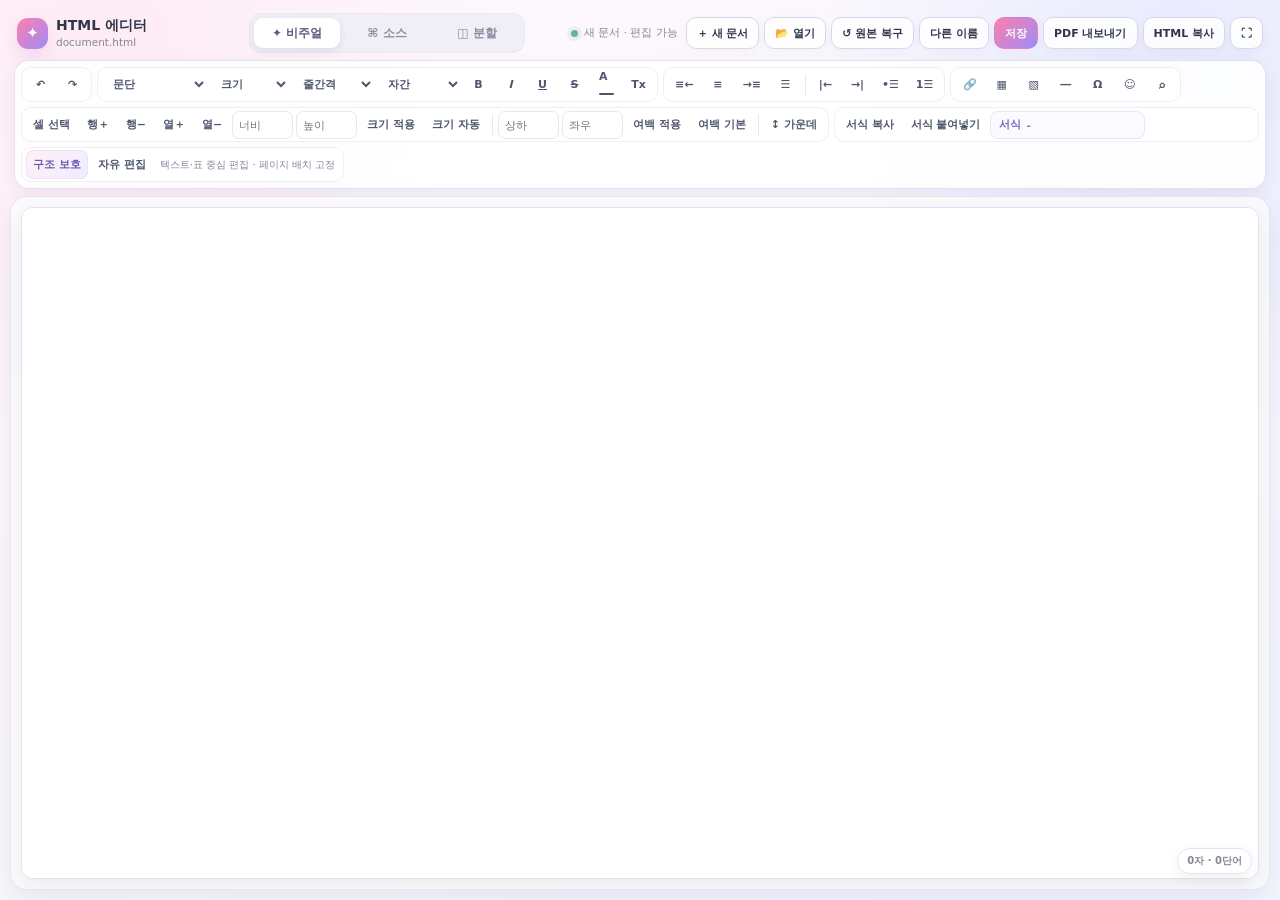
<file: html to pdf 1p.html>
<!doctype html>
<html lang="ko">
<head>
<meta charset="utf-8">
<meta name="viewport" content="width=device-width,initial-scale=1">
<title>HTML 에디터 · 통합판</title>
<style>
:root{
  --bg1:#fff8fc; --bg2:#f4f7ff; --panel:rgba(255,255,255,.93);
  --line:#e9e5f1; --line2:#dcd6e9; --text:#30354a; --muted:#81879a;
  --pink:#ff7eae; --lav:#9d8df5; --blue:#89b6ff; --mint:#97dcca;
  --yellow:#ffd887; --danger:#d85f78; --ok:#63b49d;
  --shadow:0 12px 30px rgba(77,65,110,.10);
  --softshadow:0 5px 16px rgba(77,65,110,.07);
}
*{box-sizing:border-box}
html,body{height:100%;margin:0}
body{
  overflow:hidden;
  color:var(--text);
  font-family:"Pretendard","Apple SD Gothic Neo","Noto Sans KR",system-ui,-apple-system,BlinkMacSystemFont,"Segoe UI",sans-serif;
  background:
    radial-gradient(circle at 8% 5%,rgba(255,190,218,.22),transparent 27%),
    radial-gradient(circle at 92% 8%,rgba(174,190,255,.24),transparent 25%),
    linear-gradient(135deg,var(--bg1),var(--bg2));
}
button,input,select,textarea{font:inherit}
button{cursor:pointer}
.app{
  height:100vh;
  display:grid;
  grid-template-rows:auto auto minmax(0,1fr);
  gap:0;
  padding:8px 10px 10px;
}
.topbar{
  min-height:46px;
  display:flex;align-items:center;gap:8px;
  padding:5px 7px 7px;
}
.brand{
  display:flex;align-items:center;gap:8px;
  min-width:220px;flex:0 1 auto;
}
.logo{
  width:31px;height:31px;border-radius:11px;display:grid;place-items:center;
  color:#fff;font-weight:900;font-size:15px;
  background:linear-gradient(135deg,var(--pink),var(--lav));
  box-shadow:0 7px 16px rgba(194,116,193,.20);
}
.brand-title{font-weight:900;font-size:14px;line-height:1.1}
.brand-sub{
  margin-top:3px;font-size:10.5px;color:var(--muted);
  max-width:250px;white-space:nowrap;overflow:hidden;text-overflow:ellipsis
}
.tabs{
  display:flex;align-items:center;gap:4px;
  padding:4px;background:#f0eef7;border:1px solid #ebe7f3;border-radius:12px;
  margin-left:4px;
}
.tab{
  height:30px;min-width:86px;border:0;border-radius:9px;background:transparent;
  color:#8b8fa0;font-size:12px;font-weight:850;padding:0 11px;
}
.tab.active{background:#fff;color:#615a83;box-shadow:0 3px 9px rgba(70,58,103,.09)}
.status{
  margin-left:auto;display:flex;align-items:center;gap:6px;min-width:0;
  color:var(--muted);font-size:10.5px;white-space:nowrap
}
.dot{width:7px;height:7px;border-radius:50%;background:#b1b5c0;flex:none}
.dot.saved{background:var(--ok);box-shadow:0 0 0 4px rgba(99,180,157,.12)}
.dot.dirty{background:#e1a34f;box-shadow:0 0 0 4px rgba(225,163,79,.12)}
.top-actions{display:flex;align-items:center;gap:5px;flex-wrap:wrap;justify-content:flex-end}
.btn{
  height:32px;border:1px solid var(--line2);border-radius:10px;
  padding:0 10px;background:rgba(255,255,255,.88);color:var(--text);
  font-size:11px;font-weight:780;white-space:nowrap;
  box-shadow:0 3px 10px rgba(65,54,92,.04)
}
.btn:hover{background:#fff;transform:translateY(-1px);box-shadow:var(--softshadow)}
.btn.primary{border-color:transparent;color:#fff;background:linear-gradient(135deg,var(--pink),var(--lav))}
.btn.danger{color:var(--danger);background:#fff8fa}
.btn:disabled{opacity:.42;cursor:not-allowed;transform:none;box-shadow:none}

.toolbar-shell{
  margin:0 4px 7px;
  border:1px solid rgba(229,224,240,.96);
  border-radius:15px;
  background:rgba(255,255,255,.91);
  box-shadow:var(--softshadow);
  padding:6px;
  backdrop-filter:blur(12px);-webkit-backdrop-filter:blur(12px);
}
.toolbar{
  display:flex;align-items:center;align-content:center;flex-wrap:wrap;gap:5px;
}
.group{
  display:inline-flex;align-items:center;gap:3px;
  min-height:34px;padding:2px 4px;border:1px solid #f0edf6;
  border-radius:10px;background:#fff;flex:0 0 auto
}
.group.grow{flex:1 1 280px;min-width:230px}
.tool{
  min-width:29px;height:29px;border:0;border-radius:7px;padding:0 7px;
  background:transparent;color:#4e566d;font-size:11px;font-weight:760;white-space:nowrap
}
.tool:hover,.tool.active{
  background:linear-gradient(135deg,#fff0f6,#efecff);color:#695bb0;
  box-shadow:inset 0 0 0 1px #ebe4fb
}
.sep{width:1px;height:21px;background:#ebe7f1;margin:0 2px}
select.tool-select{
  height:29px;border:0;border-radius:7px;background:transparent;
  color:#4e566d;font-size:11px;font-weight:760;outline:0;padding:0 21px 0 7px;
  max-width:105px
}
select.tool-select:hover,select.tool-select:focus{background:#f8f5ff}
.color-tool{position:relative;font-weight:900}
.color-tool:after{
  content:"";position:absolute;left:7px;right:7px;bottom:4px;height:2px;
  background:currentColor;border-radius:2px
}
.color-tool input{position:absolute;inset:0;opacity:0;width:100%;height:100%;cursor:pointer}
.cell-input{
  width:61px;height:28px;border:1px solid var(--line);border-radius:7px;
  padding:0 6px;background:#fff;color:var(--text);font-size:10.5px;outline:0
}
.cell-input:focus{border-color:#b7a9f1;box-shadow:0 0 0 3px rgba(157,141,245,.11)}
.format-state{
  display:flex;align-items:center;min-width:155px;max-width:300px;height:28px;
  padding:0 8px;border:1px solid var(--line);border-radius:8px;background:#fbfaff;
  color:var(--muted);font-size:10.5px;font-weight:700;white-space:nowrap;
  overflow:hidden;text-overflow:ellipsis
}
.format-state b{color:#7766be;margin-right:5px}
.mode-note{font-size:10px;color:var(--muted);padding:0 4px;white-space:nowrap}

.workspace{
  min-height:0;
  position:relative;
  border:1px solid rgba(231,226,239,.96);
  border-radius:17px;
  background:rgba(255,255,255,.72);
  box-shadow:var(--shadow);
  overflow:hidden
}
.visual-pane,.source-pane{position:absolute;inset:0;min-height:0}
.visual-pane{display:flex;align-items:stretch;justify-content:center;padding:10px;background:rgba(249,248,252,.62)}
.source-pane{display:none;background:#222734;padding:0}
.frame-shell{
  width:min(100%,1600px);height:100%;background:#fff;border:1px solid #e4dfec;
  border-radius:12px;overflow:hidden;box-shadow:0 8px 22px rgba(65,54,92,.08)
}
iframe{display:block;width:100%;height:100%;border:0;background:#fff}
.source-pane textarea{
  width:100%;height:100%;resize:none;border:0;outline:0;padding:18px 20px;
  background:#222734;color:#edf0f8;font:13px/1.65 ui-monospace,SFMono-Regular,Menlo,Consolas,"Liberation Mono",monospace;
  tab-size:2
}
.empty{
  width:100%;height:100%;display:grid;place-items:center;padding:22px;text-align:center;color:var(--muted)
}
.empty-card{
  width:min(560px,94%);padding:28px 24px;background:#fff;border:1px dashed #d5cde5;
  border-radius:18px;box-shadow:0 8px 24px rgba(77,65,110,.06)
}
.empty-icon{
  width:48px;height:48px;margin:0 auto 10px;border-radius:16px;display:grid;place-items:center;
  font-size:22px;background:linear-gradient(135deg,#fff0f6,#efecff)
}
.empty-title{font-weight:900;font-size:18px;color:#4b5064}
.empty-desc{margin-top:7px;font-size:12px;line-height:1.7}
.drop{
  margin-top:15px;padding:13px;border:1px dashed #d8d0e8;border-radius:12px;background:#fbfaff;
  font-size:11px;color:#8c879b
}
.count-chip{
  position:absolute;right:17px;bottom:15px;z-index:4;pointer-events:none;
  height:26px;display:flex;align-items:center;padding:0 9px;
  border:1px solid #e8e2f0;border-radius:999px;background:rgba(255,255,255,.90);
  box-shadow:0 4px 13px rgba(60,50,87,.07);
  font-size:10px;color:#8b8497;font-weight:750
}
.toast{
  position:fixed;right:18px;bottom:18px;z-index:50;
  padding:10px 13px;border-radius:11px;background:#37394a;color:#fff;font-size:12px;
  box-shadow:0 12px 28px rgba(0,0,0,.20);opacity:0;transform:translateY(7px);
  transition:.17s;pointer-events:none
}
.toast.show{opacity:1;transform:translateY(0)}
.modal-backdrop{
  position:fixed;inset:0;z-index:60;display:none;align-items:center;justify-content:center;
  padding:18px;background:rgba(42,37,58,.30);backdrop-filter:blur(4px)
}
.modal-backdrop.open{display:flex}
.modal{
  width:min(480px,100%);padding:18px;background:#fff;border:1px solid #e9e4f0;
  border-radius:18px;box-shadow:0 22px 70px rgba(46,39,67,.22)
}
.modal h3{margin:0 0 11px;font-size:17px}
.modal label{display:block;margin:8px 0 5px;color:var(--muted);font-size:11px;font-weight:760}
.modal input{
  width:100%;height:38px;border:1px solid var(--line2);border-radius:9px;padding:0 9px;outline:0
}
.modal input:focus{border-color:#b4a5ef;box-shadow:0 0 0 3px rgba(157,141,245,.11)}
.modal-row{display:grid;grid-template-columns:1fr 1fr;gap:8px}
.modal-actions{display:flex;justify-content:flex-end;gap:6px;margin-top:14px}
.char-grid{display:grid;grid-template-columns:repeat(8,1fr);gap:5px;max-height:250px;overflow:auto}
.char-btn{height:36px;border:1px solid #ece7f2;border-radius:9px;background:#fff;font-size:17px}
.char-btn:hover{background:#f8f5ff}
body.fullscreen .app{padding:0}
body.fullscreen .topbar{display:none}
body.fullscreen .toolbar-shell{margin:5px 5px 6px}
body.fullscreen .workspace{border-radius:0}

@media(max-width:1280px){
  .brand-sub{max-width:175px}
  .format-state{max-width:210px}
  .group.grow{flex-basis:240px}
}
@media(max-width:900px){
  .app{padding:5px}
  .topbar{flex-wrap:wrap}
  .brand{min-width:180px;flex:1 1 220px}
  .tabs{order:3;margin-left:0}
  .status{margin-left:0}
  .top-actions{flex:1 1 420px}
  .toolbar-shell{margin:0 0 5px}
  .group.grow{flex:1 1 100%}
  .visual-pane{padding:5px}
}
@media(max-width:620px){
  .brand{flex:1 1 100%}
  .top-actions{justify-content:flex-start}
  .status{width:100%}
  .tabs{width:100%}
  .tab{flex:1}
  .toolbar{flex-wrap:nowrap;overflow-x:auto;scrollbar-width:thin}
  .group{flex:none}
  .group.grow{min-width:390px}
  .mode-note{display:none}
}

.workspace.split-mode .visual-pane{
  display:flex !important;
  left:0;
  right:50%;
  border-right:1px solid #ded8ea;
  padding:8px;
}
.workspace.split-mode .source-pane{
  display:block !important;
  left:50%;
  right:0;
}
.workspace.split-mode .frame-shell{
  width:100%;
  border-radius:10px;
}
.workspace.split-mode .count-chip{
  right:calc(50% + 14px);
}
.split-label{
  position:absolute;
  top:10px;
  z-index:6;
  height:24px;
  display:flex;
  align-items:center;
  padding:0 8px;
  border:1px solid #e7e1ef;
  border-radius:999px;
  background:rgba(255,255,255,.9);
  color:#8a8399;
  font-size:9.5px;
  font-weight:800;
  pointer-events:none;
  opacity:0;
  transition:.15s;
}
.workspace.split-mode .split-label{opacity:1}
.split-label.visual{left:16px}
.split-label.source{left:calc(50% + 12px);background:rgba(34,39,52,.92);color:#cfd3df;border-color:#3a4050}
@media(max-width:900px){
  .workspace.split-mode .visual-pane{
    left:0;right:0;top:0;bottom:50%;
    border-right:0;border-bottom:1px solid #ded8ea;
  }
  .workspace.split-mode .source-pane{
    left:0;right:0;top:50%;bottom:0;
  }
  .workspace.split-mode .count-chip{
    right:14px;
    bottom:calc(50% + 12px);
  }
  .split-label.source{left:12px;top:calc(50% + 10px)}
}


/* =========================
   편집용지 설정
========================= */
.page-setup-modal{
  width:min(760px,96vw);
  max-height:min(88vh,820px);
  overflow:auto;
  padding:0;
}
.page-setup-head{
  position:sticky;top:0;z-index:2;
  display:flex;align-items:center;justify-content:space-between;gap:12px;
  padding:15px 18px 13px;
  background:rgba(255,255,255,.96);
  backdrop-filter:blur(12px);
  border-bottom:1px solid #eee9f4;
}
.page-setup-head h3{margin:0;font-size:17px}
.page-setup-head .sub{margin-top:3px;color:var(--muted);font-size:10.5px}
.page-setup-body{padding:16px 18px 18px}
.ps-grid{
  display:grid;
  grid-template-columns:minmax(0,1.2fr) minmax(260px,.8fr);
  gap:16px;
}
.ps-section{
  border:1px solid #ece7f3;
  border-radius:14px;
  background:#fff;
  padding:13px;
  margin-bottom:10px;
}
.ps-section-title{
  display:flex;align-items:center;justify-content:space-between;
  margin-bottom:10px;
  font-size:12px;font-weight:900;color:#5c5672;
}
.ps-row{
  display:grid;
  grid-template-columns:110px minmax(0,1fr);
  gap:9px;
  align-items:center;
  margin:8px 0;
}
.ps-label{font-size:11px;color:#777d8f;font-weight:760}
.ps-field,.ps-select{
  width:100%;height:34px;
  border:1px solid #dfd9e9;
  border-radius:9px;
  background:#fff;
  padding:0 9px;
  color:#34394c;
  font-size:11px;
  outline:0;
}
.ps-field:focus,.ps-select:focus{
  border-color:#b4a5ef;
  box-shadow:0 0 0 3px rgba(157,141,245,.10)
}
.ps-inline{
  display:grid;
  grid-template-columns:1fr auto 1fr;
  gap:7px;
  align-items:center
}
.ps-unit{
  color:#9296a5;
  font-size:10px;
  font-weight:800
}
.ps-segment{
  display:grid;
  grid-template-columns:repeat(2,1fr);
  gap:6px
}
.ps-segment.four{grid-template-columns:repeat(4,1fr)}
.ps-choice{
  min-height:38px;
  border:1px solid #e4deed;
  border-radius:10px;
  background:#fbfaff;
  color:#6f7283;
  font-size:10.5px;
  font-weight:800;
  cursor:pointer;
}
.ps-choice:hover{background:#f7f3ff}
.ps-choice.active{
  border-color:#b9aaf3;
  background:linear-gradient(135deg,#fff0f6,#efecff);
  color:#685ab0;
  box-shadow:inset 0 0 0 1px rgba(157,141,245,.14)
}
.ps-margin-grid{
  display:grid;
  grid-template-columns:1fr 1fr;
  gap:8px 10px
}
.ps-margin-item label{
  display:block;
  margin:0 0 4px;
  color:#838799;
  font-size:10px;
  font-weight:800
}
.ps-check{
  display:flex;align-items:flex-start;gap:7px;
  margin-top:10px;
  color:#777d8e;
  font-size:10.5px;
  line-height:1.5
}
.ps-check input{margin-top:2px}
.ps-preview-wrap{
  position:sticky;
  top:70px;
}
.ps-preview-card{
  border:1px solid #ece7f3;
  border-radius:16px;
  background:linear-gradient(145deg,#faf8ff,#f5f8ff);
  padding:15px;
}
.ps-preview-title{
  display:flex;align-items:center;justify-content:space-between;
  margin-bottom:11px;
  font-size:11px;font-weight:900;color:#625b79
}
.ps-preview-size{
  font-size:9.5px;color:#9691a1;font-weight:750
}
.paper-stage{
  min-height:360px;
  display:grid;place-items:center;
  border-radius:13px;
  background:
    linear-gradient(90deg,rgba(157,141,245,.04) 1px,transparent 1px),
    linear-gradient(rgba(157,141,245,.04) 1px,transparent 1px),
    #f0eff5;
  background-size:12px 12px;
  overflow:hidden;
  padding:16px;
}
.paper-mini{
  position:relative;
  width:210px;height:297px;
  background:#fff;
  border:1px solid #cfcbd7;
  box-shadow:0 10px 25px rgba(55,49,75,.15);
  transition:.18s ease;
}
.paper-mini .content-box{
  position:absolute;
  border:1.5px dashed #9d8df5;
  background:rgba(157,141,245,.035);
  transition:.18s ease;
}
.paper-mini .header-guide,.paper-mini .footer-guide{
  position:absolute;left:10px;right:10px;height:0;
  border-top:1px dotted #b7b1c4;
  transition:.18s ease
}
.paper-mini .header-guide span,.paper-mini .footer-guide span{
  position:absolute;right:0;top:-12px;
  color:#aaa3b5;font-size:7px;background:#fff;padding-left:3px
}
.paper-mini .gutter-guide{
  position:absolute;background:rgba(255,126,174,.18);
  transition:.18s ease
}
.ps-summary{
  margin-top:10px;
  padding:9px 10px;
  border-radius:10px;
  background:#fff;
  border:1px solid #ece7f2;
  color:#777d8d;
  font-size:10px;
  line-height:1.55
}
.ps-bottom{
  position:sticky;bottom:0;z-index:2;
  display:flex;align-items:center;justify-content:space-between;gap:10px;
  padding:11px 18px;
  background:rgba(255,255,255,.97);
  backdrop-filter:blur(12px);
  border-top:1px solid #eee9f4;
}
.ps-bottom-left{display:flex;gap:6px}
.ps-bottom-right{display:flex;gap:6px}
@media(max-width:720px){
  .ps-grid{grid-template-columns:1fr}
  .ps-preview-wrap{position:static}
  .paper-stage{min-height:300px}
  .ps-segment.four{grid-template-columns:repeat(2,1fr)}
}


/* =========================
   연속 본문 + 페이지 오버레이
========================= */
.page-overlay-tools{
  display:flex;align-items:center;gap:5px
}
.page-overlay-badge{
  height:28px;display:inline-flex;align-items:center;gap:5px;
  padding:0 8px;border:1px solid #ece6f3;border-radius:8px;
  background:#fbfaff;color:#7f7893;font-size:10px;font-weight:800;
  white-space:nowrap
}
.page-overlay-badge.on:before{
  content:"";width:6px;height:6px;border-radius:50%;background:#7fcab6;
  box-shadow:0 0 0 3px rgba(127,202,182,.12)
}
.hf-modal{
  width:min(720px,96vw);
}
.hf-grid{
  display:grid;grid-template-columns:1fr 1fr;gap:12px
}
.hf-card{
  border:1px solid #ece7f3;border-radius:14px;background:#fff;padding:13px
}
.hf-card h4{margin:0 0 10px;font-size:12px;color:#5f5873}
.hf-row{margin:9px 0}
.hf-row label{
  display:block;margin-bottom:5px;color:#85899a;font-size:10px;font-weight:800
}
.hf-input,.hf-select{
  width:100%;height:36px;border:1px solid #ddd7e8;border-radius:9px;
  padding:0 9px;background:#fff;color:#35394a;font-size:11px;outline:0
}
.hf-input:focus,.hf-select:focus{
  border-color:#b4a5ef;box-shadow:0 0 0 3px rgba(157,141,245,.10)
}
.hf-segment{
  display:grid;grid-template-columns:repeat(3,1fr);gap:5px
}
.hf-choice{
  height:34px;border:1px solid #e4deed;border-radius:9px;background:#fbfaff;
  color:#76798a;font-size:10.5px;font-weight:800
}
.hf-choice.active{
  border-color:#b9aaf3;background:linear-gradient(135deg,#fff0f6,#efecff);color:#6658ad
}
.hf-check{
  display:flex;align-items:center;gap:7px;margin-top:8px;
  color:#777d8e;font-size:10.5px;font-weight:700
}
.hf-tip{
  margin-top:11px;padding:10px 11px;border-radius:10px;background:#faf8ff;
  border:1px solid #eee9f5;color:#7e788d;font-size:10px;line-height:1.55
}
@media(max-width:720px){
  .hf-grid{grid-template-columns:1fr}
}


/* =========================
   페이지 오버레이 기준 PDF 저장
========================= */
#pagePrintRoot{display:none}

@media print{
  body > .app,
  body > .modal-backdrop,
  body > .toast{
    display:none !important;
  }

  #pagePrintRoot{
    display:block !important;
    margin:0 !important;
    padding:0 !important;
    background:#fff !important;
  }

  #pagePrintRoot .print-sheet{
    position:relative !important;
    display:block !important;
    margin:0 !important;
    padding:0 !important;
    overflow:hidden !important;
    background:#fff !important;
    break-after:page !important;
    page-break-after:always !important;
    box-shadow:none !important;
  }

  #pagePrintRoot .print-sheet:last-child{
    break-after:auto !important;
    page-break-after:auto !important;
  }

  #pagePrintRoot .print-slice{
    position:absolute !important;
    inset:0 !important;
    overflow:hidden !important;
    background:#fff !important;
  }

  #pagePrintRoot .print-source{
    position:absolute !important;
    left:0 !important;
    top:0 !important;
    border:0 !important;
    margin:0 !important;
    padding:0 !important;
    background:#fff !important;
    transform-origin:top left !important;
    pointer-events:none !important;
  }

  #pagePrintRoot .print-hf{
    position:absolute !important;
    z-index:20 !important;
    padding:0 !important;
    color:#555 !important;
    font-family:"Pretendard","Noto Sans KR","Apple SD Gothic Neo","Malgun Gothic",sans-serif !important;
    font-size:9pt !important;
    line-height:1.2 !important;
    white-space:nowrap !important;
    overflow:hidden !important;
    text-overflow:ellipsis !important;
    background:transparent !important;
  }

  #pagePrintRoot .print-hf .hf-header-bar{
    display:flex !important;
    align-items:center !important;
    width:100% !important;
    min-height:6.8mm !important;
    padding:0 3.2mm !important;
    border:0.25mm solid rgba(157,141,245,.24) !important;
    border-radius:2.8mm !important;
    background:linear-gradient(135deg,#fff 0%,#f6f3ff 100%) !important;
    box-shadow:0 0.8mm 2.2mm rgba(82,68,129,.08) !important;
    box-sizing:border-box !important;
    overflow:hidden !important;
  }
  #pagePrintRoot .print-hf .hf-header-brand{
    display:flex !important;
    align-items:center !important;
    min-width:0 !important;
    color:#807990 !important;
    font-size:8.2pt !important;
    font-weight:700 !important;
    line-height:1.1 !important;
    white-space:nowrap !important;
    overflow:hidden !important;
    text-overflow:ellipsis !important;
  }
  #pagePrintRoot .print-hf .hf-header-dot{
    width:1.8mm !important;
    height:1.8mm !important;
    margin-right:2.2mm !important;
    border-radius:50% !important;
    background:linear-gradient(135deg,#ff9abd,#9d8df5) !important;
    box-shadow:0 0 0 0.7mm rgba(157,141,245,.10) !important;
    flex:none !important;
  }
  #pagePrintRoot .print-hf .hf-header-divider{
    width:0.25mm !important;
    height:3.4mm !important;
    margin:0 3mm !important;
    background:rgba(157,141,245,.24) !important;
    flex:none !important;
  }
  #pagePrintRoot .print-hf .hf-header-doc{
    min-width:0 !important;
    flex:1 1 auto !important;
    color:#5f567f !important;
    font-size:8.2pt !important;
    font-weight:800 !important;
    line-height:1.1 !important;
    white-space:nowrap !important;
    overflow:hidden !important;
    text-overflow:ellipsis !important;
  }
  #pagePrintRoot .print-hf .hf-footer-bar{
    display:inline-block !important;
    width:22mm !important;
    min-height:0 !important;
    height:6mm !important;
    padding:0 !important;
    border:0.25mm solid rgba(157,141,245,.28) !important;
    border-radius:3mm !important;
    background:#f7f5fb !important;
    box-shadow:none !important;
    box-sizing:border-box !important;
    overflow:hidden !important;
    vertical-align:middle !important;
  }
  #pagePrintRoot .print-hf .hf-footer-page{
    display:block !important;
    width:100% !important;
    height:100% !important;
    color:#5f567f !important;
    font-size:8.2pt !important;
    font-weight:800 !important;
    line-height:5.5mm !important;
    white-space:nowrap !important;
    overflow:hidden !important;
    text-overflow:ellipsis !important;
    text-align:center !important;
  }
}

</style>
</head>
<body>
<div class="app">
  <header class="topbar">
    <div class="brand">
      <div class="logo">✦</div>
      <div>
        <div class="brand-title">HTML 에디터</div>
        <div class="brand-sub" id="fileName">새 문서</div>
      </div>
    </div>

    <div class="tabs">
      <button class="tab active" id="visualTab" type="button">✦ 비주얼</button>
      <button class="tab" id="sourceTab" type="button">⌘ 소스</button>
      <button class="tab" id="splitTab" type="button">◫ 분할</button>
    </div>

    <div class="status"><span class="dot saved" id="statusDot"></span><span id="statusText">새 문서 · 편집 가능</span></div>

    <div class="top-actions">
      <button class="btn" id="newBtn" type="button">＋ 새 문서</button>
      <button class="btn" id="openBtn" type="button">📂 열기</button>
      <button class="btn" id="restoreBtn" type="button">↺ 원본 복구</button>
      <button class="btn" id="pageSetupBtn" type="button">▤ 편집용지</button>
      <button class="btn" id="saveAsBtn" type="button">다른 이름</button>
      <button class="btn primary" id="saveBtn" type="button">저장</button>
      <button class="btn" id="pdfSaveBtn" type="button">PDF 내보내기</button>
      <button class="btn" id="copyHtmlBtn" type="button">HTML 복사</button>
      <button class="btn" id="fullscreenBtn" type="button">⛶</button>
      <input type="file" id="fileInput" accept=".html,.htm,text/html" hidden>
      <input type="file" id="imageInput" accept="image/*" hidden>
    </div>
  </header>

  <section class="toolbar-shell">
    <div class="toolbar" id="toolbar">
      <div class="group" title="실행 기록">
        <button class="tool" data-cmd="undo" title="실행 취소">↶</button>
        <button class="tool" data-cmd="redo" title="다시 실행">↷</button>
      </div>

      <div class="group" title="문단과 글자">
        <select class="tool-select" id="blockStyle" title="현재 문단 서식">
          <option value="p">문단</option>
          <option value="h1">제목 1</option>
          <option value="h2">제목 2</option>
          <option value="h3">제목 3</option>
          <option value="h4">제목 4</option>
          <option value="h5">제목 5</option>
          <option value="h6">제목 6</option>
          <option value="pre">정형 텍스트</option>
          <option value="blockquote">인용</option>
        </select>
        <select class="tool-select" id="fontSize" title="글자 크기">
          <option value="">크기</option>
          <option value="10">10px</option><option value="11">11px</option><option value="12">12px</option>
          <option value="13">13px</option><option value="14">14px</option><option value="15">15px</option>
          <option value="16">16px</option><option value="17">17px</option><option value="18">18px</option>
          <option value="20">20px</option><option value="22">22px</option><option value="24">24px</option>
          <option value="28">28px</option><option value="32">32px</option><option value="36">36px</option>
          <option value="40">40px</option>
        </select>
        <select class="tool-select" id="lineHeightSelect" title="줄간격">
          <option value="">줄간격</option>
          <option value="0.5">50%</option>
          <option value="0.6">60%</option>
          <option value="0.7">70%</option>
          <option value="0.8">80%</option>
          <option value="0.9">90%</option>
          <option value="1">100%</option>
          <option value="1.1">110%</option>
          <option value="1.2">120%</option>
          <option value="1.3">130%</option>
          <option value="1.4">140%</option>
          <option value="1.5">150%</option>
          <option value="1.6">160%</option>
          <option value="1.7">170%</option>
          <option value="1.8">180%</option>
          <option value="1.9">190%</option>
          <option value="2">200%</option>
        </select>
        <select class="tool-select" id="letterSpacingSelect" title="자간">
          <option value="">자간</option>
          <option value="-0.2">-20%</option>
          <option value="-0.19">-19%</option>
          <option value="-0.18">-18%</option>
          <option value="-0.17">-17%</option>
          <option value="-0.16">-16%</option>
          <option value="-0.15">-15%</option>
          <option value="-0.14">-14%</option>
          <option value="-0.13">-13%</option>
          <option value="-0.12">-12%</option>
          <option value="-0.11">-11%</option>
          <option value="-0.1">-10%</option>
          <option value="-0.09">-9%</option>
          <option value="-0.08">-8%</option>
          <option value="-0.07">-7%</option>
          <option value="-0.06">-6%</option>
          <option value="-0.05">-5%</option>
          <option value="-0.04">-4%</option>
          <option value="-0.03">-3%</option>
          <option value="-0.02">-2%</option>
          <option value="-0.01">-1%</option>
          <option value="0">0%</option>
          <option value="0.01">+1%</option>
          <option value="0.02">+2%</option>
          <option value="0.03">+3%</option>
          <option value="0.04">+4%</option>
          <option value="0.05">+5%</option>
          <option value="0.06">+6%</option>
          <option value="0.07">+7%</option>
          <option value="0.08">+8%</option>
          <option value="0.09">+9%</option>
          <option value="0.1">+10%</option>
          <option value="0.11">+11%</option>
          <option value="0.12">+12%</option>
          <option value="0.13">+13%</option>
          <option value="0.14">+14%</option>
          <option value="0.15">+15%</option>
          <option value="0.16">+16%</option>
          <option value="0.17">+17%</option>
          <option value="0.18">+18%</option>
          <option value="0.19">+19%</option>
          <option value="0.2">+20%</option>
        </select>
        <button class="tool" data-cmd="bold" title="굵게"><b>B</b></button>
        <button class="tool" data-cmd="italic" title="기울임"><i>I</i></button>
        <button class="tool" data-cmd="underline" title="밑줄"><u>U</u></button>
        <button class="tool" data-cmd="strikeThrough" title="취소선"><s>S</s></button>
        <span class="tool color-tool" id="colorTool" title="글자색">A<input id="foreColor" type="color" value="#30354a"></span>
        <button class="tool" data-cmd="removeFormat" title="서식 제거">Tx</button>
      </div>

      <div class="group" title="정렬과 목록">
        <button class="tool" data-cmd="justifyLeft" title="왼쪽 정렬">≡←</button>
        <button class="tool" data-cmd="justifyCenter" title="가운데 정렬">≡</button>
        <button class="tool" data-cmd="justifyRight" title="오른쪽 정렬">→≡</button>
        <button class="tool" data-cmd="justifyFull" title="양쪽 정렬">☰</button>
        <span class="sep"></span>
        <button class="tool" data-cmd="outdent" title="내어쓰기">|←</button>
        <button class="tool" data-cmd="indent" title="들여쓰기">→|</button>
        <button class="tool" data-cmd="insertUnorderedList" title="글머리 목록">•☰</button>
        <button class="tool" data-cmd="insertOrderedList" title="번호 목록">1☰</button>
      </div>

      <div class="group" title="삽입">
        <button class="tool" id="linkBtn" type="button" title="링크 삽입">🔗</button>
        <button class="tool" id="tableBtn" type="button" title="표 삽입">▦</button>
        <button class="tool" id="imageBtn" type="button" title="이미지 삽입">▧</button>
        <button class="tool" data-cmd="insertHorizontalRule" title="가로선">―</button>
        <button class="tool" id="specialBtn" type="button" title="특수문자">Ω</button>
        <button class="tool" id="emojiBtn" type="button" title="이모지">☺</button>
        <button class="tool" id="findBtn" type="button" title="찾기">⌕</button>
      </div>

      <div class="group" title="표 편집">
        <button class="tool" id="cellSelectBtn" type="button" title="드래그/클릭 복수 셀 선택">셀 선택</button>
        <button class="tool" id="rowAddBtn" type="button">행＋</button>
        <button class="tool" id="rowDelBtn" type="button">행−</button>
        <button class="tool" id="colAddBtn" type="button">열＋</button>
        <button class="tool" id="colDelBtn" type="button">열−</button>
        <input class="cell-input" id="cellWidthInput" type="number" min="20" step="1" placeholder="너비" title="선택 셀 너비(px)">
        <input class="cell-input" id="cellHeightInput" type="number" min="8" step="1" placeholder="높이" title="선택 셀 높이(px)">
        <button class="tool" id="cellSizeApplyBtn" type="button">크기 적용</button>
        <button class="tool" id="cellSizeAutoBtn" type="button">크기 자동</button>
        <span class="sep"></span>
        <input class="cell-input" id="cellPaddingYInput" type="number" min="0" max="100" step="1" placeholder="상하" title="셀 안쪽 상하 여백(px)">
        <input class="cell-input" id="cellPaddingXInput" type="number" min="0" max="100" step="1" placeholder="좌우" title="셀 안쪽 좌우 여백(px)">
        <button class="tool" id="cellPaddingApplyBtn" type="button" title="선택한 셀에 안쪽 여백 적용">여백 적용</button>
        <button class="tool" id="cellPaddingResetBtn" type="button" title="선택한 셀의 개별 안쪽 여백을 제거하고 문서 기본값으로 복원">여백 기본</button>
        <span class="sep"></span>
        <button class="tool" id="cellVAlignMiddleBtn" type="button" title="선택한 표 셀의 내용을 세로 기준 가운데 정렬">↕ 가운데</button>
      </div>

      <div class="group grow" title="서식 복사와 현재 서식">
        <button class="tool" id="formatCopyBtn" type="button" title="Alt+C">서식 복사</button>
        <button class="tool" id="formatPasteBtn" type="button" title="Alt+V">서식 붙여넣기</button>
        <span class="format-state" id="formatState"><b>서식</b> -</span>
      </div>

      <div class="group" title="페이지 보기">
        <button class="tool active" id="pageOverlayToggleBtn" type="button">페이지 보기</button>
        <button class="tool" id="headerFooterBtn" type="button">머리말·꼬리말</button>
        <span class="page-overlay-badge on" id="pageOverlayBadge">페이지 고정</span>
      </div>

      <div class="group" title="편집 보호">
        <button class="tool active" id="safeModeBtn" type="button">구조 보호</button>
        <button class="tool" id="freeModeBtn" type="button">자유 편집</button>
        <span class="mode-note" id="modeNote">텍스트·표 중심 편집</span>
      </div>
    </div>
  </section>

  <main class="workspace" id="workspace">
    <div class="split-label visual">비주얼</div>
    <div class="split-label source">HTML 소스 · 입력 즉시 반영</div>
    <div class="visual-pane" id="visualPane">
      <div class="empty" id="emptyState">
        <div class="empty-card">
          <div class="empty-icon">✦</div>
          <div class="empty-title">HTML 문서를 열거나 새로 작성하세요</div>
          <div class="empty-desc">기존 HTML의 <b>&lt;head&gt;, CSS, 레이아웃</b>을 유지한 채 편집합니다.<br>새 문서는 바로 입력을 시작할 수 있습니다.</div>
          <div class="drop" id="dropZone">HTML 파일을 여기에 끌어다 놓아도 됩니다.</div>
        </div>
      </div>
      <div class="frame-shell" id="frameShell" style="display:none">
        <iframe id="editorFrame" title="HTML 비주얼 편집"></iframe>
      </div>
    </div>
    <div class="source-pane" id="sourcePane"><textarea id="sourceEditor" spellcheck="false"></textarea></div>
    <div class="count-chip" id="countChip">0자 · 0단어</div>
  </main>
</div>

<div class="modal-backdrop" id="linkModal">
  <div class="modal">
    <h3>링크 삽입</h3>
    <label for="linkUrl">주소</label>
    <input id="linkUrl" placeholder="https://example.com">
    <div class="modal-actions">
      <button class="btn" data-close="linkModal">취소</button>
      <button class="btn primary" id="insertLinkConfirm">삽입</button>
    </div>
  </div>
</div>

<div class="modal-backdrop" id="tableModal">
  <div class="modal">
    <h3>표 삽입</h3>
    <div class="modal-row">
      <div><label for="tableRows">행</label><input id="tableRows" type="number" min="1" max="30" value="3"></div>
      <div><label for="tableCols">열</label><input id="tableCols" type="number" min="1" max="20" value="3"></div>
    </div>
    <div class="modal-actions">
      <button class="btn" data-close="tableModal">취소</button>
      <button class="btn primary" id="insertTableConfirm">삽입</button>
    </div>
  </div>
</div>

<div class="modal-backdrop" id="charModal">
  <div class="modal">
    <h3 id="charTitle">문자 삽입</h3>
    <div class="char-grid" id="charGrid"></div>
    <div class="modal-actions"><button class="btn" data-close="charModal">닫기</button></div>
  </div>
</div>


<div class="modal-backdrop" id="pageSetupModal">
  <div class="modal page-setup-modal">
    <div class="page-setup-head">
      <div>
        <h3>편집용지</h3>
        <div class="sub">용지 크기 · 방향 · 여백 · 제본을 문서에 저장합니다.</div>
      </div>
      <button class="btn" data-close="pageSetupModal" type="button">닫기</button>
    </div>

    <div class="page-setup-body">
      <div class="ps-grid">
        <div>
          <section class="ps-section">
            <div class="ps-section-title">용지 종류</div>

            <div class="ps-row">
              <div class="ps-label">종류</div>
              <select class="ps-select" id="pagePreset">
                <option value="A4">A4 (국배판) · 210 × 297 mm</option>
                <option value="A3">A3 · 297 × 420 mm</option>
                <option value="B5">B5 · 182 × 257 mm</option>
                <option value="LETTER">Letter · 215.9 × 279.4 mm</option>
                <option value="LEGAL">Legal · 215.9 × 355.6 mm</option>
                <option value="EXECUTIVE">Executive · 184.2 × 266.7 mm</option>
                <option value="CUSTOM">사용자 지정</option>
              </select>
            </div>

            <div class="ps-row">
              <div class="ps-label">크기</div>
              <div class="ps-inline">
                <div>
                  <input class="ps-field" id="pageWidth" type="number" min="50" max="1000" step="0.1" value="210">
                </div>
                <span class="ps-unit">×</span>
                <div>
                  <input class="ps-field" id="pageHeight" type="number" min="50" max="1000" step="0.1" value="297">
                </div>
              </div>
            </div>
          </section>

          <section class="ps-section">
            <div class="ps-section-title">용지 방향</div>
            <div class="ps-segment">
              <button class="ps-choice active" id="portraitBtn" data-orientation="portrait" type="button">▯ 세로</button>
              <button class="ps-choice" id="landscapeBtn" data-orientation="landscape" type="button">▭ 가로</button>
            </div>
          </section>

          <section class="ps-section">
            <div class="ps-section-title">용지 여백</div>
            <div class="ps-margin-grid">
              <div class="ps-margin-item"><label>위쪽</label><input class="ps-field" id="marginTop" type="number" min="0" max="150" step="0.1" value="20"></div>
              <div class="ps-margin-item"><label>아래쪽</label><input class="ps-field" id="marginBottom" type="number" min="0" max="150" step="0.1" value="15"></div>
              <div class="ps-margin-item"><label>왼쪽</label><input class="ps-field" id="marginLeft" type="number" min="0" max="150" step="0.1" value="30"></div>
              <div class="ps-margin-item"><label>오른쪽</label><input class="ps-field" id="marginRight" type="number" min="0" max="150" step="0.1" value="30"></div>
              <div class="ps-margin-item"><label>머리말</label><input class="ps-field" id="headerMargin" type="number" min="0" max="150" step="0.1" value="15"></div>
              <div class="ps-margin-item"><label>꼬리말</label><input class="ps-field" id="footerMargin" type="number" min="0" max="150" step="0.1" value="15"></div>
            </div>
          </section>

          <section class="ps-section">
            <div class="ps-section-title">제본</div>
            <div class="ps-segment four">
              <button class="ps-choice active" data-binding="none" type="button">없음</button>
              <button class="ps-choice" data-binding="left" type="button">왼쪽</button>
              <button class="ps-choice" data-binding="right" type="button">오른쪽</button>
              <button class="ps-choice" data-binding="top" type="button">위쪽</button>
            </div>
            <div class="ps-row" style="margin-top:10px">
              <div class="ps-label">제본 여백</div>
              <input class="ps-field" id="gutterMargin" type="number" min="0" max="100" step="0.1" value="0">
            </div>
          </section>

          <section class="ps-section">
            <div class="ps-section-title">적용 방식</div>
            <label class="ps-check">
              <input id="pageScreenPreview" type="checkbox" checked>
              <span><b>화면에서도 용지 크기와 여백 표시</b><br>비주얼 편집창을 실제 용지에 가까운 모습으로 보여줍니다.</span>
            </label>
            <label class="ps-check">
              <input id="pageHeaderFooterGuide" type="checkbox" checked>
              <span><b>머리말·꼬리말 기준 저장</b><br><code>.page-header</code>, <code>.page-footer</code> 요소가 있으면 위치 기준으로 사용합니다.</span>
            </label>
          </section>
        </div>

        <div class="ps-preview-wrap">
          <div class="ps-preview-card">
            <div class="ps-preview-title">
              <span>용지 미리보기</span>
              <span class="ps-preview-size" id="pagePreviewSize">210 × 297 mm</span>
            </div>
            <div class="paper-stage">
              <div class="paper-mini" id="paperMini">
                <div class="content-box" id="paperContentBox"></div>
                <div class="header-guide" id="paperHeaderGuide"><span>머리말</span></div>
                <div class="footer-guide" id="paperFooterGuide"><span>꼬리말</span></div>
                <div class="gutter-guide" id="paperGutterGuide"></div>
              </div>
            </div>
            <div class="ps-summary" id="pageSetupSummary"></div>
          </div>
        </div>
      </div>
    </div>

    <div class="ps-bottom">
      <div class="ps-bottom-left">
        <button class="btn" id="pageSetupA4Reset" type="button">A4 기본값</button>
        <button class="btn" id="pageSetupReadDoc" type="button">현재 설정 다시 읽기</button>
      </div>
      <div class="ps-bottom-right">
        <button class="btn" data-close="pageSetupModal" type="button">취소</button>
        <button class="btn primary" id="pageSetupApply" type="button">적용</button>
      </div>
    </div>
  </div>
</div>


<div class="modal-backdrop" id="headerFooterModal">
  <div class="modal hf-modal">
    <h3>머리말 · 꼬리말</h3>
    <div class="hf-grid">
      <div class="hf-card">
        <h4>머리말</h4>
        <div class="hf-row">
          <label>표시할 내용</label>
          <input class="hf-input" id="headerText" placeholder="예: 역곡지구 하우스토리 입주예정자협의회">
        </div>
        <div class="hf-row">
          <label>정렬</label>
          <div class="hf-segment" id="headerAlignGroup">
            <button class="hf-choice" data-halign="left" type="button">왼쪽</button>
            <button class="hf-choice active" data-halign="center" type="button">가운데</button>
            <button class="hf-choice" data-halign="right" type="button">오른쪽</button>
          </div>
        </div>
        <label class="hf-check"><input id="headerEnabled" type="checkbox"> 머리말 표시</label>
      </div>

      <div class="hf-card">
        <h4>꼬리말</h4>
        <div class="hf-row">
          <label>표시할 내용</label>
          <input class="hf-input" id="footerText" placeholder="예: {page} / {pages}">
        </div>
        <div class="hf-row">
          <label>정렬</label>
          <div class="hf-segment" id="footerAlignGroup">
            <button class="hf-choice" data-falign="left" type="button">왼쪽</button>
            <button class="hf-choice active" data-falign="center" type="button">가운데</button>
            <button class="hf-choice" data-falign="right" type="button">오른쪽</button>
          </div>
        </div>
        <label class="hf-check"><input id="footerEnabled" type="checkbox"> 꼬리말 표시</label>
      </div>
    </div>

    <div class="hf-grid" style="margin-top:12px">
      <div class="hf-card">
        <h4>페이지 표시 옵션</h4>
        <label class="hf-check"><input id="hideHeaderFirst" type="checkbox"> 첫 페이지 머리말 숨김</label>
        <label class="hf-check"><input id="hideFooterFirst" type="checkbox"> 첫 페이지 꼬리말 숨김</label>
        <label class="hf-check"><input id="showPageNumberGuide" type="checkbox" checked> 페이지 번호 가이드 표시</label>
      </div>
      <div class="hf-card">
        <h4>사용 가능한 기호</h4>
        <div class="hf-tip">
          <b>{page}</b> 현재 페이지 번호<br>
          <b>{pages}</b> 전체 페이지 수<br><br>
          예: <code>- {page} -</code> 또는 <code>{page} / {pages}</code>
        </div>
      </div>
    </div>

    <div class="modal-actions">
      <button class="btn" data-close="headerFooterModal" type="button">취소</button>
      <button class="btn primary" id="headerFooterApplyBtn" type="button">적용</button>
    </div>
  </div>
</div>

<div id="pagePrintRoot" aria-hidden="true"></div>
<div class="toast" id="toast"></div>

<script>
(() => {
  'use strict';
  const $ = s => document.querySelector(s);
  const frame = $('#editorFrame');
  const visualPane = $('#visualPane');
  const sourcePane = $('#sourcePane');
  const sourceEditor = $('#sourceEditor');
  const frameShell = $('#frameShell');
  const emptyState = $('#emptyState');
  const fileInput = $('#fileInput');
  const imageInput = $('#imageInput');
  const fileName = $('#fileName');
  const statusDot = $('#statusDot');
  const statusText = $('#statusText');
  const countChip = $('#countChip');
  const blockStyle = $('#blockStyle');
  const lineHeightSelect = $('#lineHeightSelect');
  const letterSpacingSelect = $('#letterSpacingSelect');
  const formatState = $('#formatState');
  const modeNote = $('#modeNote');
  const safeModeBtn = $('#safeModeBtn');
  const freeModeBtn = $('#freeModeBtn');
  const cellSelectBtn = $('#cellSelectBtn');
  const cellWidthInput = $('#cellWidthInput');
  const cellHeightInput = $('#cellHeightInput');
  const cellPaddingYInput = $('#cellPaddingYInput');
  const cellPaddingXInput = $('#cellPaddingXInput');
  const visualTab = $('#visualTab');
  const sourceTab = $('#sourceTab');
  const splitTab = $('#splitTab');
  const workspace = $('#workspace');

  const pagePreset = $('#pagePreset');
  const pageWidth = $('#pageWidth');
  const pageHeight = $('#pageHeight');
  const marginTop = $('#marginTop');
  const marginBottom = $('#marginBottom');
  const marginLeft = $('#marginLeft');
  const marginRight = $('#marginRight');
  const headerMargin = $('#headerMargin');
  const footerMargin = $('#footerMargin');
  const gutterMargin = $('#gutterMargin');
  const pageScreenPreview = $('#pageScreenPreview');
  const pageHeaderFooterGuide = $('#pageHeaderFooterGuide');
  const paperMini = $('#paperMini');
  const paperContentBox = $('#paperContentBox');
  const paperHeaderGuide = $('#paperHeaderGuide');
  const paperFooterGuide = $('#paperFooterGuide');
  const paperGutterGuide = $('#paperGutterGuide');
  const pagePreviewSize = $('#pagePreviewSize');
  const pageSetupSummary = $('#pageSetupSummary');

  const pageOverlayToggleBtn = $('#pageOverlayToggleBtn');
  const headerFooterBtn = $('#headerFooterBtn');
  const pageOverlayBadge = $('#pageOverlayBadge');
  const pdfSaveBtn = $('#pdfSaveBtn');
  const pagePrintRoot = $('#pagePrintRoot');
  const headerText = $('#headerText');
  const footerText = $('#footerText');
  const headerEnabled = $('#headerEnabled');
  const footerEnabled = $('#footerEnabled');
  const hideHeaderFirst = $('#hideHeaderFirst');
  const hideFooterFirst = $('#hideFooterFirst');
  const showPageNumberGuide = $('#showPageNumberGuide');

  let originalHtml = '';
  let originalDoctype = '<!DOCTYPE html>';
  let currentName = 'document.html';
  let fileHandle = null;
  let dirty = false;
  let currentView = 'visual'; // visual | source | split
  let splitApplyTimer = null;
  let splitVisualSyncTimer = null;
  let editMode = 'safe'; // safe | free
  let lastRange = null;
  let sourceEntryHtml = '';
  let selectedCells = new Set();
  let anchorCell = null;
  let cellSelectMode = false;
  let draggingCells = false;
  let dragBaseCells = new Set();
  let copiedFormat = null;
  let cellResizeState = null;
  let selectionSavedBeforeModal = null;
  const CELL_RESIZE_EDGE = 6;
  const STORAGE_KEY = 'cute_html_editor_autosave_v1';

  const editableSelector = [
    'h1','h2','h3','h4','h5','h6','p','li','td','th','blockquote','pre','figcaption','caption',
    '.eyebrow','.title','.title-sub','.intro','.body-text','.detail','.note',
    '.info-label','.info-value','.meta-label','.meta-value','.callout-title',
    '.condition-text','.signature-date','.signature-org','.signature-stamp',
    '.process-step','.badge'
  ].join(',');

  const specials = ['©','®','™','•','·','…','—','–','±','×','÷','≤','≥','≠','≈','∞','℃','㎡','㎜','→','←','↑','↓','※','★','☆','✓','✔','①','②','③','④','⑤','⑥','⑦','⑧','⑨','⑩'];
  const emojis = ['😀','😃','😊','🙂','😉','😍','🤔','👍','👎','👏','🙏','❤️','💙','✅','❌','⚠️','📌','📎','📁','📝','📅','🔔','💡','🔍','🏠','🏢','🚗','📞','✉️','🌟','🎉','✨'];


  const PAGE_PRESETS = {
    A4:{w:210,h:297},
    A3:{w:297,h:420},
    B5:{w:182,h:257},
    LETTER:{w:215.9,h:279.4},
    LEGAL:{w:215.9,h:355.6},
    EXECUTIVE:{w:184.2,h:266.7}
  };

  let pageOverlayEnabled = false;
  let pageOverlayObserver = null;
  let pageOverlayResizeTimer = null;
  let pageFlowAdjusting = false;
  let lastTypingAt = 0;
  // 페이지는 이전 페이지와 독립적으로 고정된다.
  // 편집 중인 페이지보다 앞쪽의 페이지 앵커는 다시 계산하지 않는다.
  let pageLayoutInitialized = false;
  let lastKnownEditPage = 1;
  const PAGE_REFLOW_IDLE_MS = 360;
  const PAGE_OVERLAY_LAYER_ID = 'html-page-overlay-layer';
  let headerFooterState = {
    headerEnabled:false,
    footerEnabled:false,
    headerText:'',
    footerText:'{page} / {pages}',
    headerAlign:'center',
    footerAlign:'center',
    hideHeaderFirst:false,
    hideFooterFirst:false,
    showPageNumberGuide:true
  };

  let pageSetupState = {
    preset:'A4',
    width:210,
    height:297,
    orientation:'portrait',
    top:20,
    bottom:15,
    left:30,
    right:30,
    header:15,
    footer:15,
    binding:'none',
    gutter:0,
    screenPreview:true,
    headerFooterGuide:true,
    target:'auto'
  };

  function num(v,fallback=0){
    const n=Number(v);
    return Number.isFinite(n)?n:fallback;
  }

  function clamp(v,min,max){
    return Math.min(max,Math.max(min,v));
  }

  function effectiveMargins(s){
    const out={
      top:num(s.top),bottom:num(s.bottom),left:num(s.left),right:num(s.right)
    };
    const g=Math.max(0,num(s.gutter));
    if(s.binding==='left')out.left+=g;
    else if(s.binding==='right')out.right+=g;
    else if(s.binding==='top')out.top+=g;
    return out;
  }

  function detectPageTarget(doc){
    if(!doc) return 'body';
    if(doc.querySelector('.paper .page-inner')) return 'paper-inner';
    if(doc.querySelector('.paper')) return 'paper';
    if(doc.querySelector('.page-sheet')) return 'page-sheet';
    if(doc.querySelector('.a4-page')) return 'a4-page';
    return 'body';
  }

  function pageStyleElement(doc){
    return doc?.getElementById('html-page-setup-style') || null;
  }

  function readPageSetupFromDocument(){
    const doc=getDoc();
    if(!doc) return {...pageSetupState};
    const style=pageStyleElement(doc);
    if(!style) return {...pageSetupState,target:detectPageTarget(doc)};

    const d=style.dataset;
    return {
      preset:d.preset||'CUSTOM',
      width:num(d.width,210),
      height:num(d.height,297),
      orientation:d.orientation||'portrait',
      top:num(d.top,20),
      bottom:num(d.bottom,15),
      left:num(d.left,30),
      right:num(d.right,30),
      header:num(d.header,15),
      footer:num(d.footer,15),
      binding:d.binding||'none',
      gutter:num(d.gutter,0),
      screenPreview:d.screenPreview!=='0',
      headerFooterGuide:d.headerFooterGuide!=='0',
      target:d.target||detectPageTarget(doc)
    };
  }

  function writePageSetupForm(s){
    pageSetupState={...pageSetupState,...s};
    pagePreset.value=PAGE_PRESETS[pageSetupState.preset] ? pageSetupState.preset : 'CUSTOM';
    pageWidth.value=pageSetupState.width;
    pageHeight.value=pageSetupState.height;
    marginTop.value=pageSetupState.top;
    marginBottom.value=pageSetupState.bottom;
    marginLeft.value=pageSetupState.left;
    marginRight.value=pageSetupState.right;
    headerMargin.value=pageSetupState.header;
    footerMargin.value=pageSetupState.footer;
    gutterMargin.value=pageSetupState.gutter;
    pageScreenPreview.checked=!!pageSetupState.screenPreview;
    pageHeaderFooterGuide.checked=!!pageSetupState.headerFooterGuide;

    document.querySelectorAll('[data-orientation]').forEach(b=>b.classList.toggle('active',b.dataset.orientation===pageSetupState.orientation));
    document.querySelectorAll('[data-binding]').forEach(b=>b.classList.toggle('active',b.dataset.binding===pageSetupState.binding));
    updatePageSetupPreview();
  }

  function readPageSetupForm(){
    return {
      preset:pagePreset.value,
      width:clamp(num(pageWidth.value,210),50,1000),
      height:clamp(num(pageHeight.value,297),50,1000),
      orientation:document.querySelector('[data-orientation].active')?.dataset.orientation||'portrait',
      top:clamp(num(marginTop.value,20),0,150),
      bottom:clamp(num(marginBottom.value,15),0,150),
      left:clamp(num(marginLeft.value,30),0,150),
      right:clamp(num(marginRight.value,30),0,150),
      header:clamp(num(headerMargin.value,15),0,150),
      footer:clamp(num(footerMargin.value,15),0,150),
      binding:document.querySelector('[data-binding].active')?.dataset.binding||'none',
      gutter:clamp(num(gutterMargin.value,0),0,100),
      screenPreview:pageScreenPreview.checked,
      headerFooterGuide:pageHeaderFooterGuide.checked,
      target:pageSetupState.target||'auto'
    };
  }

  function updatePageSetupPreview(){
    const s=readPageSetupForm();
    const em=effectiveMargins(s);

    const maxW=230,maxH=330;
    const scale=Math.min(maxW/s.width,maxH/s.height);
    const w=Math.max(105,s.width*scale);
    const h=Math.max(145,s.height*scale);

    paperMini.style.width=w+'px';
    paperMini.style.height=h+'px';

    const left=clamp(em.left/s.width*w,0,w-10);
    const right=clamp(em.right/s.width*w,0,w-10);
    const top=clamp(em.top/s.height*h,0,h-10);
    const bottom=clamp(em.bottom/s.height*h,0,h-10);

    paperContentBox.style.left=left+'px';
    paperContentBox.style.right=right+'px';
    paperContentBox.style.top=top+'px';
    paperContentBox.style.bottom=bottom+'px';

    paperHeaderGuide.style.top=clamp(s.header/s.height*h,2,h-2)+'px';
    paperFooterGuide.style.bottom=clamp(s.footer/s.height*h,2,h-2)+'px';
    paperHeaderGuide.style.display=s.headerFooterGuide?'block':'none';
    paperFooterGuide.style.display=s.headerFooterGuide?'block':'none';

    paperGutterGuide.style.display=(s.binding!=='none'&&s.gutter>0)?'block':'none';
    paperGutterGuide.style.left='';
    paperGutterGuide.style.right='';
    paperGutterGuide.style.top='';
    paperGutterGuide.style.bottom='';
    paperGutterGuide.style.width='';
    paperGutterGuide.style.height='';

    const gw=s.gutter/s.width*w;
    const gh=s.gutter/s.height*h;
    if(s.binding==='left'){
      paperGutterGuide.style.left='0';paperGutterGuide.style.top='0';paperGutterGuide.style.bottom='0';paperGutterGuide.style.width=gw+'px';
    }else if(s.binding==='right'){
      paperGutterGuide.style.right='0';paperGutterGuide.style.top='0';paperGutterGuide.style.bottom='0';paperGutterGuide.style.width=gw+'px';
    }else if(s.binding==='top'){
      paperGutterGuide.style.left='0';paperGutterGuide.style.right='0';paperGutterGuide.style.top='0';paperGutterGuide.style.height=gh+'px';
    }

    pagePreviewSize.textContent=`${s.width} × ${s.height} mm`;
    const bindText={none:'없음',left:'왼쪽',right:'오른쪽',top:'위쪽'}[s.binding]||'없음';
    pageSetupSummary.innerHTML=
      `<b>${s.preset==='CUSTOM'?'사용자 지정':s.preset}</b> · ${s.orientation==='portrait'?'세로':'가로'}<br>`+
      `여백: 위 ${s.top} / 아래 ${s.bottom} / 왼쪽 ${s.left} / 오른쪽 ${s.right} mm<br>`+
      `제본: ${bindText}${s.binding!=='none'?` + ${s.gutter} mm`:''}`;
  }

  function makePageSetupCss(s,target){
    const em=effectiveMargins(s);
    const w=s.width,h=s.height;
    const preview=s.screenPreview;
    const hf=s.headerFooterGuide;
    const commonVars=`
:root{
  --editor-page-width:${w}mm;
  --editor-page-height:${h}mm;
  --editor-page-margin-top:${em.top}mm;
  --editor-page-margin-bottom:${em.bottom}mm;
  --editor-page-margin-left:${em.left}mm;
  --editor-page-margin-right:${em.right}mm;
  --editor-page-header:${s.header}mm;
  --editor-page-footer:${s.footer}mm;
}`;

    const headerFooter = hf ? `
.page-header{top:var(--editor-page-header) !important}
.page-footer{bottom:var(--editor-page-footer) !important}` : '';

    if(target==='paper-inner'){
      return `${commonVars}
@page{size:${w}mm ${h}mm;margin:0}
.paper{
  width:${w}mm !important;
  height:${h}mm !important;
  min-height:${h}mm !important;
  max-height:${h}mm !important;
  box-sizing:border-box !important;
}
.paper .page-inner{
  top:${em.top}mm !important;
  left:${em.left}mm !important;
  width:${Math.max(1,w-em.left-em.right)}mm !important;
  max-height:${Math.max(1,h-em.top-em.bottom)}mm !important;
  box-sizing:border-box !important;
}
${headerFooter}
${preview?`@media screen{
  html{background:#efeff4 !important}
  .paper{margin:10mm auto !important;background:#fff !important;box-shadow:0 8px 24px rgba(0,0,0,.10)}
}`:''}
@media print{
  html,body{background:#fff !important}
  .paper{margin:0 auto !important;box-shadow:none !important;break-after:page;page-break-after:always}
  .paper:last-child{break-after:auto;page-break-after:auto}
}`;
    }

    const selector=target==='paper'?'.paper':target==='page-sheet'?'.page-sheet':target==='a4-page'?'.a4-page':null;
    if(selector){
      return `${commonVars}
@page{size:${w}mm ${h}mm;margin:0}
${selector}{
  width:${w}mm !important;
  min-height:${h}mm !important;
  box-sizing:border-box !important;
  padding:${em.top}mm ${em.right}mm ${em.bottom}mm ${em.left}mm !important;
}
${headerFooter}
${preview?`@media screen{
  html{background:#efeff4 !important}
  ${selector}{margin:10mm auto !important;background:#fff !important;box-shadow:0 8px 24px rgba(0,0,0,.10)}
}`:''}
@media print{
  html,body{background:#fff !important}
  ${selector}{margin:0 auto !important;box-shadow:none !important;break-after:page;page-break-after:always}
  ${selector}:last-child{break-after:auto;page-break-after:auto}
}`;
    }

    // 일반 HTML: 화면에서는 body를 용지처럼 보이게 하고,
    // 인쇄에서는 @page 여백을 사용해 모든 페이지에 같은 여백을 반복 적용.
    return `${commonVars}
@page{
  size:${w}mm ${h}mm;
  margin:${em.top}mm ${em.right}mm ${em.bottom}mm ${em.left}mm;
}
${headerFooter}
${preview?`@media screen{
  html{background:#efeff4 !important;min-height:100%}
  body{
    width:${w}mm !important;
    min-height:${h}mm !important;
    margin:10mm auto !important;
    padding:${em.top}mm ${em.right}mm ${em.bottom}mm ${em.left}mm !important;
    box-sizing:border-box !important;
    background:#fff !important;
    box-shadow:0 8px 24px rgba(0,0,0,.10) !important;
  }
}`:''}
@media print{
  html,body{background:#fff !important}
  body{
    width:auto !important;
    min-height:0 !important;
    margin:0 !important;
    padding:0 !important;
    box-shadow:none !important;
  }
}`;
  }

  function applyPageSetupToDocument(s,{mark=true,notify=true,render=true}={}){
    const doc=getDoc();
    if(!doc?.head) return;

    const target=s.target&&s.target!=='auto'?s.target:detectPageTarget(doc);
    const style=pageStyleElement(doc)||doc.createElement('style');
    style.id='html-page-setup-style';
    style.dataset.preset=s.preset;
    style.dataset.width=String(s.width);
    style.dataset.height=String(s.height);
    style.dataset.orientation=s.orientation;
    style.dataset.top=String(s.top);
    style.dataset.bottom=String(s.bottom);
    style.dataset.left=String(s.left);
    style.dataset.right=String(s.right);
    style.dataset.header=String(s.header);
    style.dataset.footer=String(s.footer);
    style.dataset.binding=s.binding;
    style.dataset.gutter=String(s.gutter);
    style.dataset.screenPreview=s.screenPreview?'1':'0';
    style.dataset.headerFooterGuide=s.headerFooterGuide?'1':'0';
    style.dataset.target=target;
    style.textContent=makePageSetupCss(s,target);
    if(!style.isConnected) doc.head.appendChild(style);

    pageSetupState={...s,target};
    // 용지 크기/여백이 바뀌면 페이지 앵커 기준 자체가 달라지므로 1페이지부터 한 번만 전체 재계산한다.
    pageLayoutInitialized=false;
    lastKnownEditPage=1;
    if(mark) markDirty();
    updateCounts();
    if(render) renderPageOverlay({force:true,full:true});
    if(notify) toast(`편집용지 적용 · ${s.width} × ${s.height} mm`);
  }

  function openPageSetup(){
    if(currentView==='source'){
      toast('비주얼 또는 분할 화면에서 편집용지를 설정하세요.');
      return;
    }
    const s=readPageSetupFromDocument();
    writePageSetupForm(s);
    $('#pageSetupModal').classList.add('open');
  }

  function setPagePreset(name){
    const preset=PAGE_PRESETS[name];
    if(!preset){
      pagePreset.value='CUSTOM';
      return;
    }
    let w=preset.w,h=preset.h;
    const orientation=document.querySelector('[data-orientation].active')?.dataset.orientation||'portrait';
    if(orientation==='landscape' && h>w) [w,h]=[h,w];
    if(orientation==='portrait' && w>h) [w,h]=[h,w];
    pageWidth.value=w;
    pageHeight.value=h;
    updatePageSetupPreview();
  }

  function setOrientation(next){
    document.querySelectorAll('[data-orientation]').forEach(b=>b.classList.toggle('active',b.dataset.orientation===next));
    let w=num(pageWidth.value),h=num(pageHeight.value);
    if(next==='portrait'&&w>h)[w,h]=[h,w];
    if(next==='landscape'&&h>w)[w,h]=[h,w];
    pageWidth.value=w;pageHeight.value=h;
    updatePageSetupPreview();
  }

  function resetPageSetupA4(){
    writePageSetupForm({
      preset:'A4',width:210,height:297,orientation:'portrait',
      top:20,bottom:15,left:30,right:30,header:15,footer:15,
      binding:'none',gutter:0,screenPreview:true,headerFooterGuide:true,target:'auto'
    });
  }


  function mmToPx(mm){
    return mm * 96 / 25.4;
  }


  function pageFlowRoot(doc){
    if(!doc?.body) return null;
    return doc.querySelector('.document') || doc.querySelector('main') || doc.body;
  }

  function removePageFlowGaps(doc=getDoc()){
    if(!doc) return;
    doc.querySelectorAll(
      '[data-editor-page-flow-gap="1"],[data-editor-page-flow-gap-row="1"],[data-editor-page-flow-gap-li="1"]'
    ).forEach(el=>el.remove());
  }

  /*
   * 페이지 리플로우 중에는 spacer를 삭제하지 않는다.
   * 삭제/재삽입은 contenteditable의 Range/Selection을 흔들 수 있으므로,
   * 기존 spacer를 0px + display:none 상태로 재사용한다.
   */
  function setPageFlowGapHeight(gap,height){
    if(!gap) return null;
    const h=Math.max(0,Number(height)||0);
    const isRow=gap.matches?.('[data-editor-page-flow-gap-row="1"]');
    const isLi=gap.matches?.('[data-editor-page-flow-gap-li="1"]');

    if(h<=0.5){
      gap.style.setProperty('display','none','important');
      if(isRow || isLi){
        gap.style.setProperty('--editor-gap-height','0px');
        gap.querySelectorAll?.('td,th').forEach(cell=>cell.style.setProperty('--editor-gap-height','0px'));
      }else{
        gap.style.setProperty('height','0px','important');
      }
      gap.dataset.editorPageFlowActive='0';
      return gap;
    }

    gap.style.removeProperty('display');
    if(isRow || isLi){
      gap.style.setProperty('--editor-gap-height',h+'px');
      gap.querySelectorAll?.('td,th').forEach(cell=>cell.style.setProperty('--editor-gap-height',h+'px'));
    }else{
      gap.style.setProperty('height',h+'px','important');
    }
    gap.dataset.editorPageFlowActive='1';
    return gap;
  }

  function pageFlowGapAnchorPage(gap){
    const n=Number(gap?.dataset?.editorPageAnchor||0);
    return Number.isFinite(n)&&n>0?Math.floor(n):0;
  }

  function setPageFlowGapAnchor(gap,pageNo){
    if(!gap) return gap;
    const n=Math.max(1,Math.floor(Number(pageNo)||1));
    gap.dataset.editorPageAnchor=String(n);
    return gap;
  }

  function resetPageFlowGapsFromPage(doc=getDoc(),startPage=1,{full=false}={}){
    if(!doc) return;
    const start=Math.max(1,Math.floor(Number(startPage)||1));
    doc.querySelectorAll(
      '[data-editor-page-flow-gap="1"],[data-editor-page-flow-gap-row="1"],[data-editor-page-flow-gap-li="1"]'
    ).forEach(gap=>{
      const anchor=pageFlowGapAnchorPage(gap);
      // 현재 편집 페이지의 시작점과 그 이전 페이지는 고정한다.
      // 현재 페이지 이후의 경계만 다시 계산한다.
      if(full || anchor===0 || anchor>start){
        setPageFlowGapHeight(gap,0);
      }
    });
  }

  function createPageFlowGap(doc,height){
    const gap=doc.createElement('div');
    gap.setAttribute('data-editor-page-flow-gap','1');
    gap.setAttribute('contenteditable','false');
    gap.setAttribute('aria-hidden','true');
    setPageFlowGapHeight(gap,height);
    return gap;
  }

  function createTablePageFlowGap(doc,row,height){
    const tr=doc.createElement('tr');
    tr.setAttribute('data-editor-page-flow-gap-row','1');
    tr.setAttribute('contenteditable','false');
    tr.setAttribute('aria-hidden','true');

    const td=doc.createElement('td');
    td.colSpan=1000;
    td.innerHTML='&nbsp;';
    tr.appendChild(td);
    setPageFlowGapHeight(tr,height);
    return tr;
  }

  function createListPageFlowGap(doc,li,height){
    const gap=doc.createElement('li');
    gap.setAttribute('data-editor-page-flow-gap-li','1');
    gap.setAttribute('contenteditable','false');
    gap.setAttribute('aria-hidden','true');
    gap.innerHTML='&nbsp;';
    setPageFlowGapHeight(gap,height);
    return gap;
  }

  function isEditorGap(el){
    return !!el?.matches?.(
      '[data-editor-page-flow-gap="1"],[data-editor-page-flow-gap-row="1"],[data-editor-page-flow-gap-li="1"],#html-page-overlay-layer'
    );
  }

  function elementFlowHeight(el){
    if(!el?.getBoundingClientRect) return 0;
    const r=el.getBoundingClientRect();
    return Math.max(0,r.height||0);
  }

  function isRestrictedContainer(el){
    const tag=el?.tagName?.toLowerCase();
    return ['table','thead','tbody','tfoot','tr','ul','ol'].includes(tag);
  }

  function pageFlowAtoms(root,usableH){
    const out=[];
    const structuralTags=new Set([
      'section','article','main','div','form','fieldset','table','thead','tbody','tfoot','ul','ol'
    ]);

    function walk(el){
      if(!el || el.nodeType!==1 || isEditorGap(el)) return;
      const tag=(el.tagName||'').toLowerCase();
      if(['script','style','link','meta','template','noscript'].includes(tag)) return;

      // 표는 행 단위로 쪼개야 페이지 하단에서 행이 잘리지 않는다.
      if(tag==='table'){
        const rows=[...el.querySelectorAll(':scope > thead > tr,:scope > tbody > tr,:scope > tfoot > tr,:scope > tr')]
          .filter(r=>!isEditorGap(r));
        if(rows.length){
          rows.forEach(r=>out.push(r));
          return;
        }
      }

      // 목록은 항목 단위로 처리
      if(tag==='ul' || tag==='ol'){
        const lis=[...el.children].filter(x=>x.tagName?.toLowerCase()==='li'&&!isEditorGap(x));
        if(lis.length){
          lis.forEach(li=>out.push(li));
          return;
        }
      }

      const h=elementFlowHeight(el);
      const children=[...el.children].filter(ch=>!isEditorGap(ch));

      const shouldDescend =
        structuralTags.has(tag) &&
        children.length>0 &&
        h>usableH+1;

      if(shouldDescend){
        children.forEach(walk);
        return;
      }

      out.push(el);
    }

    [...root.children].filter(el=>!isEditorGap(el)).forEach(walk);

    out.sort((a,b)=>{
      const ar=a.getBoundingClientRect(), br=b.getBoundingClientRect();
      if(Math.abs(ar.top-br.top)>0.5) return ar.top-br.top;
      return ar.left-br.left;
    });
    return out;
  }

  function previousReusableGap(el,selector){
    const prev=el?.previousElementSibling;
    return prev?.matches?.(selector) ? prev : null;
  }

  function insertPageGapBefore(doc,el,height,anchorPage=1){
    const gapH=Math.max(0,height);
    if(gapH<=0.5 || !el?.parentNode) return null;

    const tag=(el.tagName||'').toLowerCase();
    const parentTag=(el.parentElement?.tagName||'').toLowerCase();
    let gap=null;

    if(tag==='tr' && ['thead','tbody','tfoot','table'].includes(parentTag)){
      gap=previousReusableGap(el,'[data-editor-page-flow-gap-row="1"]');
      if(!gap){
        gap=createTablePageFlowGap(doc,el,gapH);
        el.parentNode.insertBefore(gap,el);
      }else{
        setPageFlowGapHeight(gap,gapH);
      }
      setPageFlowGapAnchor(gap,anchorPage);
      return gap;
    }

    if(tag==='li' && ['ul','ol'].includes(parentTag)){
      gap=previousReusableGap(el,'[data-editor-page-flow-gap-li="1"]');
      if(!gap){
        gap=createListPageFlowGap(doc,el,gapH);
        el.parentNode.insertBefore(gap,el);
      }else{
        setPageFlowGapHeight(gap,gapH);
      }
      setPageFlowGapAnchor(gap,anchorPage);
      return gap;
    }

    gap=previousReusableGap(el,'[data-editor-page-flow-gap="1"]');
    if(!gap){
      gap=createPageFlowGap(doc,gapH);
      el.parentNode.insertBefore(gap,el);
    }else{
      setPageFlowGapHeight(gap,gapH);
    }
    setPageFlowGapAnchor(gap,anchorPage);
    return gap;
  }


  function buildPaginationGuideLayer(doc,setup,pageCount,{decorate=false}={}){
    const pageW=mmToPx(setup.width);
    const pageH=mmToPx(setup.height);
    const em=effectiveMargins(setup);

    const topPx=mmToPx(em.top);
    const bottomPx=mmToPx(em.bottom);
    const leftPx=mmToPx(em.left);
    const rightPx=mmToPx(em.right);
    const headerPx=mmToPx(setup.header);
    const footerPx=mmToPx(setup.footer);
    const count=Math.max(1,Math.ceil(pageCount||1));

    let layer=doc.getElementById(PAGE_OVERLAY_LAYER_ID);
    if(!layer){
      layer=doc.createElement('div');
      layer.id=PAGE_OVERLAY_LAYER_ID;
      layer.setAttribute('contenteditable','false');
      layer.setAttribute('aria-hidden','true');
      doc.body.appendChild(layer);
    }

    layer.style.display=pageOverlayEnabled?'block':'none';
    layer.style.height=(count*pageH)+'px';

    const ensureChild=(parent,cls)=>{
      let el=parent.querySelector(':scope > .'+cls);
      if(!el){
        el=doc.createElement('div');
        el.className=cls;
        parent.appendChild(el);
      }
      return el;
    };

    while(layer.children.length<count){
      const pg=doc.createElement('div');
      pg.className='epo-page';
      layer.appendChild(pg);
    }
    while(layer.children.length>count){
      layer.lastElementChild?.remove();
    }

    const pages=[...layer.children];
    pages.forEach((pg,i)=>{
      const pageNo=i+1;
      pg.className='epo-page';
      pg.dataset.editorPage=String(pageNo);
      pg.style.top=(i*pageH)+'px';
      pg.style.width=pageW+'px';
      pg.style.height=pageH+'px';

      const content=ensureChild(pg,'epo-content');
      content.style.top=topPx+'px';
      content.style.bottom=bottomPx+'px';
      content.style.left=leftPx+'px';
      content.style.right=rightPx+'px';

      if(!decorate) return;

      const mt=ensureChild(pg,'epo-margin-top');
      mt.style.height=topPx+'px';

      const mb=ensureChild(pg,'epo-margin-bottom');
      mb.style.height=bottomPx+'px';

      const ml=ensureChild(pg,'epo-margin-left');
      ml.style.width=leftPx+'px';

      const mr=ensureChild(pg,'epo-margin-right');
      mr.style.width=rightPx+'px';

      const h=ensureChild(pg,'epo-header');
      const showHeader=headerFooterState.headerEnabled && !(pageNo===1&&headerFooterState.hideHeaderFirst);
      h.style.display=showHeader?'block':'none';
      if(showHeader){
        h.style.left=leftPx+'px';
        h.style.right=rightPx+'px';
        h.style.top=Math.max(0,headerPx-12)+'px';
        h.style.textAlign='left';
        h.innerHTML=formatHeaderHtml(headerFooterState.headerText,pageNo,count);
      }

      const f=ensureChild(pg,'epo-footer');
      const showFooter=headerFooterState.footerEnabled && !(pageNo===1&&headerFooterState.hideFooterFirst);
      f.style.display=showFooter?'block':'none';
      if(showFooter){
        f.style.left=leftPx+'px';
        f.style.right=rightPx+'px';
        f.style.bottom=Math.max(0,footerPx-10)+'px';
        f.style.textAlign=headerFooterState.footerAlign;
        f.innerHTML=formatFooterHtml(headerFooterState.footerText,pageNo,count);
      }

      const n=ensureChild(pg,'epo-page-number');
      n.style.display=headerFooterState.showPageNumberGuide?'block':'none';
      n.textContent=`${pageNo} / ${count}`;

      ensureChild(pg,'epo-break');
    });

    alignOverlayLayerToPaper(layer,doc);
    return layer;
  }


  function actualPageRects(layer){
    const pages=[...layer.querySelectorAll('.epo-page')];
    const contents=[...layer.querySelectorAll('.epo-content')];
    return pages.map((pg,i)=>({
      page:pg.getBoundingClientRect(),
      content:contents[i]?.getBoundingClientRect()||pg.getBoundingClientRect()
    }));
  }

  function captureReflowViewportAnchor(doc){
    const win=doc?.defaultView;
    if(!doc || !win) return null;

    const state={
      win,
      scrollX:win.scrollX||0,
      scrollY:win.scrollY||0,
      anchor:null,
      top:null
    };

    try{
      const sel=doc.getSelection?.();
      if(sel&&sel.rangeCount){
        let node=sel.focusNode||sel.anchorNode;
        if(node?.nodeType===3) node=node.parentElement;
        if(node?.nodeType===1 && node!==doc.body && doc.body.contains(node)){
          state.anchor=node;
          state.top=node.getBoundingClientRect().top;
        }
      }
    }catch(e){}
    return state;
  }

  function restoreReflowViewportAnchor(state){
    if(!state?.win) return;
    try{
      if(state.anchor?.isConnected && Number.isFinite(state.top)){
        const nextTop=state.anchor.getBoundingClientRect().top;
        const delta=nextTop-state.top;
        if(Math.abs(delta)>0.5){
          state.win.scrollTo(state.scrollX,state.scrollY+delta);
          return;
        }
      }
      // 선택 노드가 없어졌을 때만 기존 스크롤 위치를 유지한다.
      if(!state.anchor?.isConnected){
        state.win.scrollTo(state.scrollX,state.scrollY);
      }
    }catch(e){}
  }

  function contentHeightForPaging(doc,root,pageH){
    if(!doc?.body || !root) return Math.max(1,pageH||0);
    const bodyRect=doc.body.getBoundingClientRect();
    let bottom=bodyRect.top;

    const candidates=[...root.querySelectorAll('*')].filter(el=>{
      if(!el?.getBoundingClientRect || isEditorGap(el)) return false;
      if(el.closest?.('#html-page-overlay-layer')) return false;
      const tag=(el.tagName||'').toLowerCase();
      return !['script','style','link','meta','template','noscript'].includes(tag);
    });
    if(root!==doc.body && root.getBoundingClientRect) candidates.push(root);

    for(const el of candidates){
      const r=el.getBoundingClientRect();
      if(Number.isFinite(r.bottom)) bottom=Math.max(bottom,r.bottom);
    }
    return Math.max(pageH||0,bottom-bodyRect.top);
  }

  function pageNumberForViewportY(y,rects){
    if(!Number.isFinite(y)||!rects?.length) return 1;
    let idx=rects.findIndex(x=>y>=x.page.top-1 && y<x.page.bottom-1);
    if(idx<0){
      const first=rects[0]?.page;
      const h=first?.height||1;
      idx=Math.floor((y-(first?.top||0))/Math.max(1,h));
      idx=Math.max(0,Math.min(rects.length-1,idx));
    }
    return idx+1;
  }

  function nodePageNumber(node,rects){
    if(!node||!rects?.length) return 1;
    let el=node.nodeType===1?node:node.parentElement;
    if(!el?.getBoundingClientRect) return 1;
    const r=el.getBoundingClientRect();
    return pageNumberForViewportY(r.top+Math.min(2,Math.max(0,r.height/2)),rects);
  }

  function resolveCurrentEditPage(doc,rects){
    if(!doc||!rects?.length) return Math.max(1,lastKnownEditPage||1);
    try{
      if(selectedCells?.size){
        const cell=[...selectedCells].find(x=>x?.isConnected);
        if(cell) return nodePageNumber(cell,rects);
      }
    }catch(e){}
    try{
      const sel=doc.getSelection?.();
      if(sel&&sel.rangeCount&&sel.focusNode&&doc.body.contains(sel.focusNode)){
        return nodePageNumber(sel.focusNode,rects);
      }
    }catch(e){}
    try{
      if(lastRange?.startContainer && doc.body.contains(lastRange.startContainer)){
        return nodePageNumber(lastRange.startContainer,rects);
      }
    }catch(e){}
    return Math.max(1,lastKnownEditPage||1);
  }

  function rememberCurrentEditPage(doc=getDoc()){
    if(!doc?.body) return lastKnownEditPage;
    const layer=doc.getElementById(PAGE_OVERLAY_LAYER_ID);
    const rects=layer?actualPageRects(layer):[];
    if(rects.length){
      lastKnownEditPage=resolveCurrentEditPage(doc,rects);
    }
    return lastKnownEditPage;
  }


  function applyRepeatedPageMargins({full=false}={}){
    const doc=getDoc();
    if(!doc?.body || pageFlowAdjusting || !pageOverlayEnabled) return;

    pageFlowAdjusting=true;
    const viewportState=captureReflowViewportAnchor(doc);

    try{
      ensureOverlayBaseStyle(doc);

      const setup=readPageSetupFromDocument();
      const em=effectiveMargins(setup);
      const topMargin=mmToPx(em.top);
      const bottomMargin=mmToPx(em.bottom);
      const root=pageFlowRoot(doc);
      if(!root) return;

      const cssPageH=mmToPx(setup.height);
      const cssUsableH=Math.max(40,cssPageH-topMargin-bottomMargin);

      // 먼저 현재의 고정 페이지 경계를 기준으로 편집 중인 페이지를 확정한다.
      let estimatedPages=Math.max(
        2,
        Math.ceil(contentHeightForPaging(doc,root,cssPageH)/Math.max(1,cssPageH))+3
      );
      let guide=buildPaginationGuideLayer(doc,setup,estimatedPages,{decorate:false});
      let rects=actualPageRects(guide);

      const startPage=(full||!pageLayoutInitialized)
        ? 1
        : Math.max(1,Math.min(rects.length,resolveCurrentEditPage(doc,rects)));

      lastKnownEditPage=startPage;

      // 핵심: startPage의 시작 경계와 이전 페이지 경계는 절대 건드리지 않는다.
      // 따라서 6페이지 줄간격 변경이 1~5페이지 배치를 다시 계산하지 않는다.
      resetPageFlowGapsFromPage(doc,startPage,{full:full||!pageLayoutInitialized});

      let safety=0;
      while(safety++<900){
        const currentRects=actualPageRects(guide);
        const actualPageH=currentRects[0]?.page.height||cssPageH;
        const neededPages=Math.max(
          2,
          Math.ceil(contentHeightForPaging(doc,root,cssPageH)/Math.max(1,actualPageH))+3
        );

        if(neededPages>currentRects.length){
          estimatedPages=neededPages;
          guide=buildPaginationGuideLayer(doc,setup,estimatedPages,{decorate:false});
        }

        rects=actualPageRects(guide);
        if(!rects.length) break;

        const firstPageHeight=rects[0].page.height||cssPageH;
        const scaleY=firstPageHeight/cssPageH || 1;
        const atoms=pageFlowAtoms(root,cssUsableH);
        if(!atoms.length) break;

        let violation=null;

        for(const el of atoms){
          if(!el?.isConnected || isEditorGap(el)) continue;

          const r=el.getBoundingClientRect();
          const h=r.height||0;
          if(h<0.5) continue;

          let pageIndex=rects.findIndex(x=>
            r.top >= x.page.top-0.75 && r.top < x.page.bottom-0.75
          );

          if(pageIndex<0){
            pageIndex=Math.max(
              0,
              Math.min(rects.length-1,
                Math.floor((r.top-rects[0].page.top)/Math.max(1,firstPageHeight))
              )
            );
          }

          const pageNo=pageIndex+1;
          if(pageNo<startPage) continue;

          const box=rects[pageIndex];
          const next=rects[pageIndex+1];
          if(!box) continue;

          const ct=box.content.top;
          const cb=box.content.bottom;
          const usableActual=Math.max(1,cb-ct);

          // 모든 페이지(1페이지 포함)의 상단 여백은 편집 불가 영역으로 강제한다.
          if(r.top < ct-0.75){
            violation={el,targetViewportY:ct,anchorPage:pageNo,reason:'top'};
            break;
          }

          // 하단 여백에서 시작하는 요소는 다음 페이지 본문 시작점으로 이동.
          if(r.top >= cb-0.75){
            if(next){
              violation={el,targetViewportY:next.content.top,anchorPage:pageNo+1,reason:'bottom-start'};
            }
            break;
          }

          // 하나의 블록/표행/목록항목이 하단 여백을 침범하면 통째로 다음 페이지로 이동.
          if(r.bottom > cb+0.75 && h <= usableActual+1 && next){
            violation={el,targetViewportY:next.content.top,anchorPage:pageNo+1,reason:'bottom-cross'};
            break;
          }
        }

        if(!violation) break;

        const r=violation.el.getBoundingClientRect();
        const neededViewport=violation.targetViewportY-r.top;
        const neededCss=Math.max(0,neededViewport/Math.max(0.01,scaleY));
        if(neededCss<=0.5) break;

        insertPageGapBefore(doc,violation.el,neededCss,violation.anchorPage);
      }

      // 최종 높이 기준으로 페이지 수만 조정한다. 기존 페이지 DOM은 재사용한다.
      const finalHeight=contentHeightForPaging(doc,root,cssPageH);
      const guideRects=actualPageRects(guide);
      const actualPageH=guideRects[0]?.page.height||cssPageH;
      const finalPageCount=Math.max(1,Math.ceil(finalHeight/Math.max(1,actualPageH)));
      guide=buildPaginationGuideLayer(doc,setup,finalPageCount,{decorate:true});

      pageLayoutInitialized=true;
      const finalRects=actualPageRects(guide);
      if(finalRects.length){
        lastKnownEditPage=resolveCurrentEditPage(doc,finalRects);
      }

    }catch(err){
      console.error('Page flow calculation error:',err);
    }finally{
      pageFlowAdjusting=false;
      restoreReflowViewportAnchor(viewportState);
    }
  }


  function removePageOverlay(doc=getDoc()){
    if(!doc) return;
    // 일반 리플로우에서는 레이어 DOM을 제거하지 않는다.
    // 실제 제거는 페이지 보기 OFF / 문서 재로드처럼 명시적인 경우에만 removePageOverlayAll()을 사용한다.
    const layer=doc.getElementById(PAGE_OVERLAY_LAYER_ID);
    if(layer) layer.style.display='none';
  }

  function removePageOverlayAll(doc=getDoc()){
    if(!doc) return;
    doc.getElementById('html-page-overlay-layer')?.remove();
    doc.getElementById('html-page-overlay-style')?.remove();
  }

  function getHeaderFooterFromDocument(){
    const doc=getDoc();
    const style=doc?.getElementById('html-header-footer-config');
    if(!style) return {...headerFooterState};
    const d=style.dataset;
    return {
      headerEnabled:d.headerEnabled==='1',
      footerEnabled:d.footerEnabled==='1',
      headerText:d.headerText||'',
      footerText:d.footerText||'{page} / {pages}',
      headerAlign:d.headerAlign||'center',
      footerAlign:d.footerAlign||'center',
      hideHeaderFirst:d.hideHeaderFirst==='1',
      hideFooterFirst:d.hideFooterFirst==='1',
      showPageNumberGuide:d.showPageNumberGuide!=='0'
    };
  }

  function writeHeaderFooterConfigToDocument(){
    const doc=getDoc();
    if(!doc?.head) return;
    let style=doc.getElementById('html-header-footer-config');
    if(!style){
      style=doc.createElement('style');
      style.id='html-header-footer-config';
      doc.head.appendChild(style);
    }
    const s=headerFooterState;
    style.dataset.headerEnabled=s.headerEnabled?'1':'0';
    style.dataset.footerEnabled=s.footerEnabled?'1':'0';
    style.dataset.headerText=s.headerText;
    style.dataset.footerText=s.footerText;
    style.dataset.headerAlign=s.headerAlign;
    style.dataset.footerAlign=s.footerAlign;
    style.dataset.hideHeaderFirst=s.hideHeaderFirst?'1':'0';
    style.dataset.hideFooterFirst=s.hideFooterFirst?'1':'0';
    style.dataset.showPageNumberGuide=s.showPageNumberGuide?'1':'0';
    style.textContent='/* editor header/footer config */';
  }

  function escapeHtmlText(v){
    return String(v??'').replace(/[&<>"']/g,m=>({'&':'&amp;','<':'&lt;','>':'&gt;','"':'&quot;',"'":'&#39;'}[m]));
  }

  function formatHFText(text,page,pages){
    return escapeHtmlText(text)
      .replace(/\{page\}/g,String(page))
      .replace(/\{pages\}/g,String(pages));
  }

  function formatFooterHtml(text,page,pages){
    const raw=String(text??'').trim();
    const formatted=formatHFText(raw,page,pages);

    // 모바일 PDF 뷰어 호환성을 위해
    // 꼬리말은 22mm 고정 폭의 단색 라운드 박스로 단순하게 렌더링한다.
    return `
      <span class="hf-header-bar hf-footer-bar">
        <span class="hf-footer-page">${formatted}</span>
      </span>
    `;
  }

  function formatHeaderHtml(text,page,pages){
    const raw=String(text??'').trim();

    // "기관명 - 문서명" 형태를 자동으로 두 영역으로 나눠
    // 공문 느낌의 헤더 바 형태로 렌더링한다.
    const parts=raw.split(/\s+-\s+/,2);

    if(parts.length===2){
      const left=formatHFText(parts[0],page,pages);
      const right=formatHFText(parts[1],page,pages);
      return `
        <span class="hf-header-bar">
          <span class="hf-header-brand">
            <span class="hf-header-dot"></span>
            <span>${left}</span>
          </span>
          <span class="hf-header-divider"></span>
          <span class="hf-header-doc">${right}</span>
        </span>
      `;
    }

    // 구분자가 없는 머리말도 같은 바 안에 담되 한 줄 헤더로 표시
    return `
      <span class="hf-header-bar">
        <span class="hf-header-brand">
          <span class="hf-header-dot"></span>
          <span>${formatHFText(raw,page,pages)}</span>
        </span>
      </span>
    `;
  }

  function ensureOverlayBaseStyle(doc){
    let style=doc.getElementById('html-page-overlay-style');
    if(!style){
      style=doc.createElement('style');
      style.id='html-page-overlay-style';
      doc.head.appendChild(style);
    }
    style.textContent=`
      #html-page-overlay-layer{
        position:absolute;
        inset:0 auto auto 0;
        width:100%;
        transform-origin:top left;
        pointer-events:none;
        z-index:2147483000;
        overflow:visible;
      }
      #html-page-overlay-layer .epo-page{
        position:absolute;
        left:50%;
        transform:translateX(-50%);
        box-sizing:border-box;
        border:1px solid rgba(126,113,173,.30);
        box-shadow:0 7px 22px rgba(61,50,92,.08);
        background:transparent;
        pointer-events:none;
        overflow:visible;
      }
      #html-page-overlay-layer .epo-page:before{
        content:"";
        position:absolute;
        inset:0;
        background:rgba(255,255,255,.018);
        pointer-events:none;
      }
      #html-page-overlay-layer .epo-content{
        position:absolute;
        z-index:1;
        box-sizing:border-box;
        border:1px dashed rgba(157,141,245,.34);
        background:rgba(157,141,245,.012);
        pointer-events:none;
      }
      /*
       * 여백은 실제 편집 금지 영역이다.
       * 혹시 리플로우 직전 텍스트가 경계에 걸려도 화면에서는 여백 위로 보이지 않도록
       * 흰색 마스킹 밴드를 항상 유지한다.
       */
      #html-page-overlay-layer .epo-margin-top,
      #html-page-overlay-layer .epo-margin-bottom,
      #html-page-overlay-layer .epo-margin-left,
      #html-page-overlay-layer .epo-margin-right{
        position:absolute;
        z-index:2;
        background:rgba(255,255,255,.985);
        pointer-events:none;
      }
      #html-page-overlay-layer .epo-margin-top{left:0;right:0;top:0}
      #html-page-overlay-layer .epo-margin-bottom{left:0;right:0;bottom:0}
      #html-page-overlay-layer .epo-margin-left{left:0;top:0;bottom:0}
      #html-page-overlay-layer .epo-margin-right{right:0;top:0;bottom:0}
      #html-page-overlay-layer .epo-header,
      #html-page-overlay-layer .epo-footer{
        position:absolute;
        z-index:4;
        padding:0;
        color:#8b8496;
        font-size:10px;
        line-height:1.2;
        white-space:nowrap;
        overflow:hidden;
        text-overflow:ellipsis;
        pointer-events:none;
      }
      #html-page-overlay-layer .hf-header-bar{
        display:flex;
        align-items:center;
        width:100%;
        min-height:24px;
        padding:0 10px;
        border:1px solid rgba(157,141,245,.24);
        border-radius:11px;
        background:linear-gradient(135deg,rgba(255,255,255,.96),rgba(246,243,255,.94));
        box-shadow:0 3px 10px rgba(82,68,129,.08);
        box-sizing:border-box;
        overflow:hidden;
      }
      #html-page-overlay-layer .hf-header-brand{
        display:flex;
        align-items:center;
        min-width:0;
        color:#807990;
        font:700 9.5px/1.1 "Pretendard","Noto Sans KR","Apple SD Gothic Neo",system-ui,sans-serif;
        white-space:nowrap;
        overflow:hidden;
        text-overflow:ellipsis;
      }
      #html-page-overlay-layer .hf-header-dot{
        width:6px;height:6px;margin-right:7px;border-radius:50%;
        background:linear-gradient(135deg,#ff9abd,#9d8df5);
        box-shadow:0 0 0 3px rgba(157,141,245,.10);flex:none;
      }
      #html-page-overlay-layer .hf-header-divider{
        width:1px;height:12px;margin:0 10px;background:rgba(157,141,245,.24);flex:none;
      }
      #html-page-overlay-layer .hf-header-doc{
        min-width:0;flex:1 1 auto;color:#5f567f;
        font:800 9.5px/1.1 "Pretendard","Noto Sans KR","Apple SD Gothic Neo",system-ui,sans-serif;
        white-space:nowrap;overflow:hidden;text-overflow:ellipsis;
      }
      #html-page-overlay-layer .hf-footer-bar{
        display:inline-block;width:83px;min-height:0;height:23px;padding:0;
        border:1px solid rgba(157,141,245,.28);border-radius:11px;
        background:#f7f5fb;box-shadow:none;box-sizing:border-box;overflow:hidden;vertical-align:middle;
      }
      #html-page-overlay-layer .hf-footer-page{
        display:block;width:100%;height:100%;color:#5f567f;
        font:800 9.5px/21px "Pretendard","Noto Sans KR","Apple SD Gothic Neo",system-ui,sans-serif;
        white-space:nowrap;overflow:hidden;text-overflow:ellipsis;text-align:center;
      }
      #html-page-overlay-layer .epo-page-number{
        position:absolute;z-index:5;right:8px;top:8px;padding:2px 5px;border-radius:999px;
        background:rgba(85,76,117,.66);color:white;font:700 9px/1.2 system-ui,sans-serif;
      }
      #html-page-overlay-layer .epo-break{
        position:absolute;z-index:5;left:0;right:0;bottom:-1px;border-bottom:1px dashed rgba(255,126,174,.56);
      }
      [data-editor-page-flow-gap="1"]{
        display:block !important;width:100% !important;min-width:100% !important;
        margin:0 !important;padding:0 !important;border:0 !important;background:transparent !important;
        pointer-events:none !important;user-select:none !important;-webkit-user-select:none !important;
        box-sizing:border-box !important;overflow:hidden !important;flex:none !important;
      }
      [data-editor-page-flow-gap="1"] + *{margin-top:0 !important}
      tr[data-editor-page-flow-gap-row="1"]{
        height:0 !important;pointer-events:none !important;user-select:none !important;-webkit-user-select:none !important;
      }
      tr[data-editor-page-flow-gap-row="1"] > td{
        height:var(--editor-gap-height,0px) !important;min-height:var(--editor-gap-height,0px) !important;
        padding:0 !important;margin:0 !important;border:0 !important;background:#fff !important;
        line-height:0 !important;font-size:0 !important;
      }
      li[data-editor-page-flow-gap-li="1"]{
        height:var(--editor-gap-height,0px) !important;min-height:var(--editor-gap-height,0px) !important;
        margin:0 !important;padding:0 !important;border:0 !important;list-style:none !important;
        background:transparent !important;pointer-events:none !important;user-select:none !important;-webkit-user-select:none !important;
      }
      li[data-editor-page-flow-gap-li="1"] + li{margin-top:0 !important}
    `;
  }


  function alignOverlayLayerToPaper(layer,doc){
    if(!layer || !doc?.body) return;

    // 기존 transform이 적용된 rect를 다시 기준으로 삼으면
    // 0px ↔ 보정값이 번갈아 적용되는 진동이 생길 수 있다.
    // 측정 전에 항상 기준 transform을 초기화하고 같은 원점에서 계산한다.
    layer.style.transform='translate(0px, 0px)';
    const bodyRect=doc.body.getBoundingClientRect();
    const layerRect=layer.getBoundingClientRect();
    const dx=bodyRect.left-layerRect.left;
    const dy=bodyRect.top-layerRect.top;

    layer.style.transform=`translate(${dx}px, ${dy}px)`;
    layer.style.width=bodyRect.width+'px';
  }

  function renderPageOverlay({force=false,full=false}={}){
    const doc=getDoc();
    if(!doc?.body) return;

    if(!pageOverlayEnabled){
      removePageOverlay(doc);
      return;
    }

    ensureOverlayBaseStyle(doc);
    applyRepeatedPageMargins({full:full||force&&!pageLayoutInitialized});

    const layer=doc.getElementById(PAGE_OVERLAY_LAYER_ID);
    if(layer) layer.style.display='block';
  }

  function schedulePageOverlayRender(delay=120){
    if(!pageOverlayEnabled) return;

    clearTimeout(pageOverlayResizeTimer);

    const elapsed=Date.now()-lastTypingAt;
    const typingDelay=elapsed<PAGE_REFLOW_IDLE_MS
      ? PAGE_REFLOW_IDLE_MS-elapsed+80
      : delay;

    pageOverlayResizeTimer=setTimeout(()=>{
      const recent=Date.now()-lastTypingAt;
      if(recent<PAGE_REFLOW_IDLE_MS){
        schedulePageOverlayRender(PAGE_REFLOW_IDLE_MS-recent+80);
        return;
      }
      renderPageOverlay();
    },Math.max(80,typingDelay));
  }


  function setupPageOverlayObserver(){
    const doc=getDoc();
    if(!doc?.body) return;
    try{ pageOverlayObserver?.disconnect(); }catch(e){}

    pageOverlayObserver=new ResizeObserver(()=>{
      if(pageFlowAdjusting || !pageOverlayEnabled) return;
      schedulePageOverlayRender(180);
    });

    const root=pageFlowRoot(doc);
    if(root) pageOverlayObserver.observe(root);
    if(root!==doc.body) pageOverlayObserver.observe(doc.body);
    schedulePageOverlayRender();
  }


  function restorePageEngineAfterFrameReload(){
    const doc=getDoc();
    if(!doc?.body || !doc?.head) return;

    // srcdoc를 다시 넣으면 기존 iframe DOM과 ResizeObserver가 통째로 사라진다.
    // 따라서 소스 편집 후에는 편집용지/페이지 경계/개체보호를 반드시 다시 초기화해야 한다.
    try{ pageOverlayObserver?.disconnect(); }catch(e){}

    const embeddedPageSetup=pageStyleElement(doc);

    if(embeddedPageSetup){
      // 소스 안에 저장된 편집용지 설정이 있으면 그것을 우선 사용
      pageSetupState=readPageSetupFromDocument();
    }else if(pageSetupState){
      // 사용자가 소스에서 편집기용 style을 지웠더라도
      // 현재 편집기의 편집용지 설정은 유지하여 페이지 보호가 꺼지지 않게 한다.
      applyPageSetupToDocument(
        {...pageSetupState,target:'auto'},
        {mark:false,notify:false,render:false}
      );
    }

    const hfConfig=doc.getElementById('html-header-footer-config');
    if(hfConfig){
      headerFooterState=getHeaderFooterFromDocument();
    }else if(
      headerFooterState.headerEnabled ||
      headerFooterState.footerEnabled ||
      headerFooterState.headerText ||
      headerFooterState.footerText
    ){
      // 머리말/꼬리말 설정도 iframe 재생성 뒤 다시 연결
      writeHeaderFooterConfigToDocument();
    }

    // iframe DOM이 새로 만들어졌으므로 페이지 고정 앵커도 새 문서 기준으로 초기화한다.
    pageLayoutInitialized=false;
    lastKnownEditPage=1;
    setupPageOverlayObserver();

    if(pageOverlayEnabled){
      renderPageOverlay({force:true,full:true});
    }else{
      removePageFlowGaps(doc);
      removePageOverlayAll(doc);
    }
  }

  function openHeaderFooter(){
    if(currentView==='source'){
      toast('비주얼 또는 분할 화면에서 머리말·꼬리말을 설정하세요.');
      return;
    }
    headerFooterState=getHeaderFooterFromDocument();
    headerText.value=headerFooterState.headerText;
    footerText.value=headerFooterState.footerText;
    headerEnabled.checked=headerFooterState.headerEnabled;
    footerEnabled.checked=headerFooterState.footerEnabled;
    hideHeaderFirst.checked=headerFooterState.hideHeaderFirst;
    hideFooterFirst.checked=headerFooterState.hideFooterFirst;
    showPageNumberGuide.checked=headerFooterState.showPageNumberGuide;
    document.querySelectorAll('[data-halign]').forEach(b=>b.classList.toggle('active',b.dataset.halign===headerFooterState.headerAlign));
    document.querySelectorAll('[data-falign]').forEach(b=>b.classList.toggle('active',b.dataset.falign===headerFooterState.footerAlign));
    $('#headerFooterModal').classList.add('open');
  }

  function applyHeaderFooter(){
    headerFooterState={
      headerEnabled:headerEnabled.checked,
      footerEnabled:footerEnabled.checked,
      headerText:headerText.value,
      footerText:footerText.value,
      headerAlign:document.querySelector('[data-halign].active')?.dataset.halign||'center',
      footerAlign:document.querySelector('[data-falign].active')?.dataset.falign||'center',
      hideHeaderFirst:hideHeaderFirst.checked,
      hideFooterFirst:hideFooterFirst.checked,
      showPageNumberGuide:showPageNumberGuide.checked
    };
    writeHeaderFooterConfigToDocument();
    renderPageOverlay();
    markDirty();
    $('#headerFooterModal').classList.remove('open');
  }


  function freezeScreenMediaForPdf(css){
    return String(css||'')
      .replace(/@media\s+print\b/gi,'@media not all')
      .replace(/@media\s+screen\b/gi,'@media all');
  }

  function stripEditorOnlyArtifactsFromHtml(raw){
    const doc=new DOMParser().parseFromString(raw,'text/html');

    // 편집기 전용 오버레이/스타일은 출력 원본에서 제외
    doc.getElementById('html-page-overlay-layer')?.remove();
    // 페이지 gap의 실제 화면 스타일은 PDF에서도 그대로 유지해야
    // 비주얼과 동일한 줄바꿈/페이지 시작 위치가 재현된다.
    doc.getElementById('cute-html-editor-style')?.remove();

    // 중요:
    // 부모 창이 인쇄 모드로 바뀌어도 iframe 안 문서는 "화면에서 보이던 CSS"를 유지해야 함.
    // 기존 문서의 @media print가 활성화되면 글자 크기/여백이 달라져 화면과 불일치하게 됨.
    doc.querySelectorAll('style').forEach(style=>{
      style.textContent=freezeScreenMediaForPdf(style.textContent||'');
    });
    doc.querySelectorAll('[media]').forEach(el=>{
      const m=el.getAttribute('media')||'';
      el.setAttribute('media',
        m.replace(/\bprint\b/gi,'not all').replace(/\bscreen\b/gi,'all')
      );
    });

    // 화면 미리보기에서 종이 바깥에 주던 여백/그림자만 제거.
    // 본문 padding(편집용지의 실제 여백)은 그대로 유지한다.
    const fix=doc.createElement('style');
    fix.id='__pdf_slice_fix';
    fix.textContent=`
      html{
        margin:0 !important;
        padding:0 !important;
        overflow:hidden !important;
        background:#fff !important;
      }
      body{
        margin:0 !important;
        box-shadow:none !important;
        overflow:visible !important;
        transform-origin:top left !important;
      }
      #html-page-overlay-layer{display:none !important}
      [data-editor-page-flow-gap="1"]{
        display:block !important;
        width:100% !important;
        margin:0 !important;
        padding:0 !important;
        border:0 !important;
        background:transparent !important;
        box-sizing:border-box !important;
      }
      [data-editor-page-flow-gap="1"] + *{
        margin-top:0 !important;
      }
      tr[data-editor-page-flow-gap-row="1"]{
        height:0 !important;
      }
      tr[data-editor-page-flow-gap-row="1"] > td{
        height:var(--editor-gap-height,0px) !important;
        min-height:var(--editor-gap-height,0px) !important;
        padding:0 !important;
        border:0 !important;
        background:#fff !important;
        line-height:0 !important;
        font-size:0 !important;
      }
      li[data-editor-page-flow-gap-li="1"]{
        height:var(--editor-gap-height,0px) !important;
        min-height:var(--editor-gap-height,0px) !important;
        margin:0 !important;
        padding:0 !important;
        border:0 !important;
        list-style:none !important;
      }
      li[data-editor-page-flow-gap-li="1"] + li{
        margin-top:0 !important;
      }
    `;
    doc.head.appendChild(fix);

    return '<!DOCTYPE html>\n'+doc.documentElement.outerHTML;
  }

  async function waitPrintFrame(frame,timeout=1800){
    const doc=frame.contentDocument;
    if(!doc) return;
    const jobs=[];
    try{
      if(doc.fonts?.ready) jobs.push(Promise.resolve(doc.fonts.ready).catch(()=>{}));
    }catch(e){}
    try{
      [...doc.images].forEach(img=>{
        if(img.complete) return;
        jobs.push(new Promise(resolve=>{
          img.addEventListener('load',resolve,{once:true});
          img.addEventListener('error',resolve,{once:true});
        }));
      });
    }catch(e){}
    if(jobs.length){
      await Promise.race([
        Promise.all(jobs),
        new Promise(resolve=>setTimeout(resolve,timeout))
      ]);
    }
    await new Promise(resolve=>requestAnimationFrame(()=>requestAnimationFrame(resolve)));
  }

  function printPageStyleId(){
    return '__editor_dynamic_print_page_style';
  }

  function installDynamicPrintPageStyle(setup){
    let style=document.getElementById(printPageStyleId());
    if(!style){
      style=document.createElement('style');
      style.id=printPageStyleId();
      document.head.appendChild(style);
    }
    style.textContent=`@media print{@page{size:${setup.width}mm ${setup.height}mm;margin:0}}`;
  }

  function clearPrintRoot(){
    pagePrintRoot.innerHTML='';
  }

  function measureContinuousDocumentHeight(doc,pageHpx){
    const overlay=doc.getElementById('html-page-overlay-layer');
    const overlayParent=overlay?.parentNode||null;
    const overlayNext=overlay?.nextSibling||null;

    // 절대 위치 오버레이가 scrollHeight를 부풀리는 것을 막고 실제 본문 높이만 측정
    if(overlay) overlay.remove();

    const body=doc.body;
    const height=Math.max(
      body?.scrollHeight||0,
      body?.offsetHeight||0,
      pageHpx
    );

    // 편집 화면 오버레이 복구
    if(overlay&&overlayParent){
      if(overlayNext) overlayParent.insertBefore(overlay,overlayNext);
      else overlayParent.appendChild(overlay);
    }
    return height;
  }

  async function prepareOverlayPdfPages(){
    // 소스/분할에서 입력 중인 코드가 있다면 먼저 비주얼 문서에 반영
    if(currentView==='source' || currentView==='split'){
      await applySourceBeforeSave();
    }

    const doc=getDoc();
    if(!doc?.body) throw new Error('편집 문서를 찾을 수 없습니다.');

    // PDF를 만들기 직전에 비주얼 페이지 엔진을 한 번 확정한다.
    // 이 시점의 gap/페이지 수/페이지 높이를 PDF가 그대로 사용한다.
    if(pageOverlayEnabled){
      renderPageOverlay();
      await new Promise(resolve=>requestAnimationFrame(()=>requestAnimationFrame(resolve)));
    }

    headerFooterState=getHeaderFooterFromDocument();
    const setup=readPageSetupFromDocument();
    const cssPageWpx=mmToPx(setup.width);
    const cssPageHpx=mmToPx(setup.height);
    const printMargins=effectiveMargins(setup);

    const liveOverlay=doc.getElementById('html-page-overlay-layer');
    const livePages=liveOverlay ? [...liveOverlay.querySelectorAll('.epo-page')] : [];
    const livePageRect=livePages[0]?.getBoundingClientRect?.();
    const pageWpx=livePageRect?.width || cssPageWpx;
    const pageHpx=livePageRect?.height || cssPageHpx;

    // 페이지 수 역시 비주얼 오버레이를 최우선 기준으로 사용한다.
    const totalH=measureContinuousDocumentHeight(doc,pageHpx);
    const pages=livePages.length || Math.max(1,Math.ceil(totalH/pageHpx));

    // 현재 비주얼 화면의 HTML + 페이지 gap 스타일을 그대로 복제한다.
    const fullHtml=stripEditorOnlyArtifactsFromHtml(serializeDocForPrint());

    clearPrintRoot();
    installDynamicPrintPageStyle(setup);

    const loadJobs=[];

    for(let i=0;i<pages;i++){
      const pageNo=i+1;

      const sheet=document.createElement('section');
      sheet.className='print-sheet';
      sheet.style.width=setup.width+'mm';
      sheet.style.height=setup.height+'mm';

      const slice=document.createElement('div');
      slice.className='print-slice';

      // 핵심 수정:
      // iframe 자체를 위로 움직이는 것이 아니라, 각 iframe 내부의 body를 페이지 높이만큼 이동.
      // Chromium 인쇄에서 iframe viewport가 매 페이지 첫 화면으로 재설정되는 문제를 피한다.
      const iframe=document.createElement('iframe');
      iframe.className='print-source';
      iframe.setAttribute('aria-hidden','true');
      iframe.setAttribute('scrolling','no');
      iframe.style.width=pageWpx+'px';
      iframe.style.height=pageHpx+'px';
      iframe.style.top='0';
      iframe.style.left='0';

      const loadPromise=new Promise(resolve=>{
        iframe.onload=async()=>{
          await waitPrintFrame(iframe);
          const idoc=iframe.contentDocument;
          if(idoc?.body){
            // 화면의 종이 바깥 여백(10mm auto 등)만 0으로 덮고,
            // body padding = 편집용지 여백은 그대로 둔다.
            idoc.body.style.setProperty('margin','0','important');
            idoc.body.style.setProperty('box-shadow','none','important');
            idoc.body.style.setProperty('transform',`translateY(${-i*pageHpx}px)`,'important');
            idoc.body.style.setProperty('transform-origin','top left','important');
          }
          if(idoc?.documentElement){
            idoc.documentElement.style.setProperty('overflow','hidden','important');
          }
          resolve();
        };
      });
      loadJobs.push(loadPromise);

      iframe.srcdoc=fullHtml;
      slice.appendChild(iframe);
      sheet.appendChild(slice);

      // 머리말/꼬리말은 페이지별로 별도 레이어로 반복
      if(headerFooterState.headerEnabled && !(pageNo===1&&headerFooterState.hideHeaderFirst)){
        const h=document.createElement('div');
        h.className='print-hf';
        h.style.left=printMargins.left+'mm';
        h.style.right=printMargins.right+'mm';
        h.style.top=Math.max(0,setup.header)+'mm';
        h.style.textAlign='left';
        h.innerHTML=formatHeaderHtml(headerFooterState.headerText,pageNo,pages);
        sheet.appendChild(h);
      }

      if(headerFooterState.footerEnabled && !(pageNo===1&&headerFooterState.hideFooterFirst)){
        const f=document.createElement('div');
        f.className='print-hf';
        f.style.left=printMargins.left+'mm';
        f.style.right=printMargins.right+'mm';
        f.style.bottom=Math.max(0,setup.footer)+'mm';
        f.style.textAlign=headerFooterState.footerAlign;
        f.innerHTML=formatFooterHtml(headerFooterState.footerText,pageNo,pages);
        sheet.appendChild(f);
      }

      pagePrintRoot.appendChild(sheet);
    }

    await Promise.all(loadJobs);
    return {pages,setup,totalH};
  }

  async function savePdfByPageOverlay(){
    const oldText=pdfSaveBtn.textContent;
    pdfSaveBtn.disabled=true;
    pdfSaveBtn.textContent='PDF 준비 중…';
    setStatus('PDF 내보내기 준비 중…');

    const doc=getDoc();
    const win=editorFrame?.contentWindow;

    if(!doc?.documentElement || !doc?.body || !win){
      pdfSaveBtn.disabled=false;
      pdfSaveBtn.textContent=oldText;
      alert('PDF로 내보낼 문서를 찾을 수 없습니다.');
      return;
    }

    const cleanup=()=>{
      try{doc.documentElement.classList.remove('pdf-export');}catch(e){}
      try{doc.getElementById('editorDynamicPdfPageStyle')?.remove();}catch(e){}
      pdfSaveBtn.disabled=false;
      pdfSaveBtn.textContent=oldText;
      setStatus(dirty?'수정됨 · 저장 필요':'편집 가능',dirty?'dirty':'saved');
    };

    const mmFromPx=px=>px*25.4/96;
    const num=(v,fallback)=>{
      const n=Number(v);
      return Number.isFinite(n)?n:fallback;
    };

    try{
      if(currentView==='source' || currentView==='split'){
        await applySourceBeforeSave();
      }

      await waitFrameResources(doc,2200);

      /*
       * 사용자가 제공한 작성용 HTML의 정상 동작 방식과 동일하게 처리한다.
       * 별도의 출력용 iframe/팝업/페이지 복제를 만들지 않고
       * 현재 편집 중인 문서 자체에 긴 @page를 잠시 적용한 뒤 그 문서를 바로 인쇄한다.
       */

      // 이전 시도에서 남은 임시 출력 상태가 있으면 정리.
      doc.documentElement.classList.remove('pdf-export');
      doc.getElementById('editorDynamicPdfPageStyle')?.remove();

      const setupEl=doc.getElementById('html-page-setup-style');
      const ds=setupEl?.dataset || {};

      const pageWidth=Math.max(80,num(ds.width,210));
      const marginTop=Math.max(0,num(ds.top,20));
      const marginBottom=Math.max(0,num(ds.bottom,20));
      const marginLeft=Math.max(0,num(ds.left,10));
      const marginRight=Math.max(0,num(ds.right,10));

      /*
       * 참고 코드처럼 "화면에 현재 보이는 종이 전체"의 높이를 그대로 사용한다.
       * provider-paper가 있으면 그것을 최우선으로 쓰고,
       * 없으면 document → body 순으로 실제 전체 높이를 측정한다.
       */
      const paper=
        doc.querySelector('.provider-paper') ||
        doc.querySelector('.form-page') ||
        doc.querySelector('main.document') ||
        doc.querySelector('.document') ||
        doc.body;

      const rect=paper.getBoundingClientRect();
      const px=Math.max(
        paper.scrollHeight || 0,
        paper.offsetHeight || 0,
        rect.height || 0
      );

      // 참고 파일과 동일하게 소수점 렌더링 오차 방지용 12mm 여유만 추가.
      let heightMm=Math.ceil(mmFromPx(px)+12);

      // 최소 A4 한 장보다 짧은 문서도 화면 레이아웃이 찌그러지지 않게 한다.
      heightMm=Math.max(297,heightMm);

      if(heightMm>5000){
        throw new Error(
          `문서 높이가 약 ${heightMm}mm로 브라우저의 단일 PDF 페이지 한도를 초과할 수 있습니다.`
        );
      }

      const style=doc.createElement('style');
      style.id='editorDynamicPdfPageStyle';
      style.textContent=`
        @page{
          size:${pageWidth}mm ${heightMm}mm;
          margin:0;

          @top-left{content:none !important;}
          @top-center{content:none !important;}
          @top-right{content:none !important;}
          @bottom-left{content:none !important;}
          @bottom-center{content:none !important;}
          @bottom-right{content:none !important;}
        }

        @media print{
          .no-print,
          #html-page-overlay-layer,
          #pagePrintRoot,
          .page-header,
          .page-footer{
            display:none !important;
          }

          html.pdf-export,
          html.pdf-export body{
            width:${pageWidth}mm !important;
            max-width:${pageWidth}mm !important;
            min-width:${pageWidth}mm !important;
            min-height:0 !important;
            height:auto !important;
            margin:0 !important;
            padding:0 !important;
            background:#fff !important;
            box-shadow:none !important;
            overflow:visible !important;
          }

          /*
           * 실제 작성용 HTML에서 한 페이지 출력이 잘 되는 구조와 맞춘다.
           * 용지 여백은 body 한 곳에서만 적용하고, 내부 가상 종이 여백은 제거한다.
           */
          html.pdf-export body{
            padding:${marginTop}mm ${marginRight}mm ${marginBottom}mm ${marginLeft}mm !important;
            box-sizing:border-box !important;
          }

          html.pdf-export .provider-shell,
          html.pdf-export .provider-paper,
          html.pdf-export .form-page-shell,
          html.pdf-export .form-page,
          html.pdf-export [data-rp-root],
          html.pdf-export [data-rp-page],
          html.pdf-export [data-rp-body]{
            position:static !important;
            inset:auto !important;
            transform:none !important;
            width:100% !important;
            max-width:none !important;
            min-width:0 !important;
            height:auto !important;
            min-height:0 !important;
            max-height:none !important;
            margin:0 !important;
            padding:0 !important;
            border:0 !important;
            box-shadow:none !important;
            overflow:visible !important;
            contain:none !important;
          }

          html.pdf-export .document,
          html.pdf-export main.document{
            width:100% !important;
            max-width:none !important;
            min-width:0 !important;
            height:auto !important;
            min-height:0 !important;
            max-height:none !important;
            margin:0 !important;
            padding:0 !important;
            overflow:visible !important;
          }

          /*
           * 문서 내부에 남아 있는 A4 강제 나눔을 전부 무효화한다.
           * 별지의 .doc-part + .doc-part 같은 규칙도 여기서 덮어쓴다.
           */
          html.pdf-export *,
          html.pdf-export *::before,
          html.pdf-export *::after{
            break-before:auto !important;
            page-break-before:auto !important;
            break-after:auto !important;
            page-break-after:auto !important;
            break-inside:auto !important;
            page-break-inside:auto !important;
          }

          html.pdf-export [data-editor-cell-selected]{
            outline:none !important;
            box-shadow:none !important;
          }
        }
      `;
      doc.head.appendChild(style);
      doc.documentElement.classList.add('pdf-export');

      // 출력 CSS 적용 완료 후 인쇄.
      await new Promise(resolve=>{
        win.requestAnimationFrame(()=>win.requestAnimationFrame(resolve));
      });

      setStatus('인쇄 창에서 PDF로 저장을 선택하세요.');
      toast('인쇄 창에서 “PDF로 저장”을 선택하세요.');

      const afterPrint=()=>{
        cleanup();
        try{win.removeEventListener('afterprint',afterPrint);}catch(e){}
      };
      try{win.addEventListener('afterprint',afterPrint,{once:true});}catch(e){}

      /*
       * 핵심: 출력용 복제창이 아니라 현재 editorFrame 문서 자체를 print().
       * 사용자가 준 정상 동작 HTML의 window.print() 방식과 동일한 구조다.
       */
      win.focus();
      win.print();

      // Edge 환경에서 afterprint가 발생하지 않는 경우에만 늦게 정리.
      setTimeout(()=>{
        if(doc.documentElement.classList.contains('pdf-export')){
          cleanup();
          try{win.removeEventListener('afterprint',afterPrint);}catch(e){}
        }
      },30000);

    }catch(err){
      console.error(err);
      cleanup();
      setStatus('PDF 준비 실패','dirty');
      alert('PDF 내보내기를 준비하지 못했습니다.\\n'+(err?.message||err));
    }
  }

  function toast(msg){
    const el = $('#toast');
    el.textContent = msg;
    el.classList.add('show');
    clearTimeout(toast.t);
    toast.t = setTimeout(() => el.classList.remove('show'), 1600);
  }

  function setStatus(text,state=''){
    statusText.textContent = text;
    statusDot.className = 'dot' + (state ? ' ' + state : '');
  }

  function markDirty(){
    if(!originalHtml) return;
    dirty = true;
    setStatus('수정됨 · 저장 필요','dirty');
    updateCounts();
    scheduleAutosave();
    scheduleVisualToSource();
    schedulePageOverlayRender(PAGE_REFLOW_IDLE_MS);
  }

  function markSaved(){
    dirty = false;
    try{ localStorage.removeItem(STORAGE_KEY); }catch(e){}
    setStatus('저장됨','saved');
  }

  function scheduleAutosave(){
    clearTimeout(scheduleAutosave.t);
    scheduleAutosave.t = setTimeout(() => {
      try{
        const html = (currentView === 'source' || currentView === 'split') ? sourceEditor.value : serializeDoc();
        if(html.length < 3_500_000) localStorage.setItem(STORAGE_KEY, JSON.stringify({name:currentName,html}));
      }catch(e){}
    },700);
  }

  function getDoc(){ return frame.contentDocument || frame.contentWindow.document; }
  function getWin(){ return frame.contentWindow; }

  function extractDoctype(html){
    const m = String(html).match(/<!doctype[^>]*>/i);
    return m ? m[0] : '<!DOCTYPE html>';
  }

  function cleanEditorClone(root,{preservePageGaps=false}={}){
    root.querySelectorAll('[data-editor-made-contenteditable]').forEach(el => {
      el.removeAttribute('contenteditable');
      el.removeAttribute('data-editor-made-contenteditable');
    });
    root.querySelectorAll('[data-editor-cell-selected],[data-editor-cell-select-mode],[data-editor-outline]').forEach(el => {
      el.removeAttribute('data-editor-cell-selected');
      el.removeAttribute('data-editor-cell-select-mode');
      el.removeAttribute('data-editor-outline');
      el.style?.removeProperty('outline');
      el.style?.removeProperty('outline-offset');
      el.style?.removeProperty('box-shadow');
    });
    root.querySelectorAll('#cute-html-editor-style').forEach(el => el.remove());
    if(!preservePageGaps){
      root.querySelectorAll('#html-page-overlay-style').forEach(el => el.remove());
    }
    root.querySelectorAll('#html-page-overlay-layer').forEach(el => el.remove());
    if(!preservePageGaps){
      root.querySelectorAll(
        '[data-editor-page-flow-gap="1"],[data-editor-page-flow-gap-row="1"],[data-editor-page-flow-gap-li="1"]'
      ).forEach(el => el.remove());
    }
    const body = root.querySelector('body');
    if(body){
      body.removeAttribute('data-editor-cell-select-mode');
      body.removeAttribute('data-editor-safe-mode');
      body.style.removeProperty('cursor');
      body.style.removeProperty('user-select');
      body.style.removeProperty('-webkit-user-select');
    }
  }

  function serializeDoc(){
    const doc = getDoc();
    if(!doc || !doc.documentElement) return sourceEditor.value || '';
    const clone = doc.documentElement.cloneNode(true);
    cleanEditorClone(clone);
    return originalDoctype + '\n' + clone.outerHTML;
  }


  function serializeDocForPrint(){
    const doc=getDoc();
    if(!doc||!doc.documentElement) return sourceEditor.value||'';
    const clone=doc.documentElement.cloneNode(true);
    cleanEditorClone(clone,{preservePageGaps:true});
    return originalDoctype+'\n'+clone.outerHTML;
  }


  function syncVisualToSource({force=false}={}){
    if(currentView!=='split' && !force) return;
    // 사용자가 소스 textarea를 직접 편집 중이면 타이핑 내용을 덮어쓰지 않음
    if(document.activeElement === sourceEditor && !force) return;
    try{
      sourceEditor.value = serializeDoc();
    }catch(e){}
  }

  function scheduleVisualToSource(){
    if(currentView!=='split') return;
    clearTimeout(splitVisualSyncTimer);
    splitVisualSyncTimer = setTimeout(() => syncVisualToSource(), 180);
  }

  function applySplitSourceLive(){
    if(currentView!=='split') return;
    clearTimeout(splitApplyTimer);
    splitApplyTimer = setTimeout(() => {
      const next = sourceEditor.value;
      const caretStart = sourceEditor.selectionStart;
      const caretEnd = sourceEditor.selectionEnd;
      const scrollTop = sourceEditor.scrollTop;
      const scrollLeft = sourceEditor.scrollLeft;

      originalDoctype = extractDoctype(next);
      frame.srcdoc = next;
      frame.onload = async () => {
        attachDocListeners();
        applyMode(editMode);
        await waitFrameResources(getDoc());

        // 중요: srcdoc 교체로 사라진 페이지 경계/개체보호 엔진 재연결
        restorePageEngineAfterFrameReload();

        dirty = true;
        setStatus('소스 수정됨 · 비주얼·페이지보호에 반영','dirty');
        updateCounts();
        updateFormatState();

        // 소스창의 커서/스크롤 위치 유지
        try{
          sourceEditor.focus();
          sourceEditor.setSelectionRange(caretStart, caretEnd);
          sourceEditor.scrollTop = scrollTop;
          sourceEditor.scrollLeft = scrollLeft;
        }catch(e){}
      };
    }, 350);
  }

  function blankDocument(){
    return `<!DOCTYPE html>
<html lang="ko">
<head>
<meta charset="utf-8">
<meta name="viewport" content="width=device-width,initial-scale=1">
<title>새 HTML 문서</title>
<style>
body{font-family:"Pretendard","Noto Sans KR",Arial,sans-serif;max-width:1000px;margin:40px auto;padding:0 28px;line-height:1.7;color:#222;word-break:keep-all}
img{max-width:100%;height:auto}
table{border-collapse:collapse;max-width:100%}
td,th{border:1px solid #bbb;padding:8px 10px}
blockquote{margin:16px 0;padding:10px 14px;border-left:4px solid #bbb}
pre{white-space:pre-wrap}
</style>
</head>
<body><p><br></p></body>
</html>`;
  }

  function loadHtml(html,name='document.html',handle=null,{asOriginal=true}={}){
    const raw = String(html || blankDocument());
    originalDoctype = extractDoctype(raw);
    currentName = name || 'document.html';
    fileHandle = handle;
    if(asOriginal) originalHtml = raw;
    fileName.textContent = currentName;
    const keepSplit = currentView === 'split';
    sourcePane.style.display = keepSplit ? 'block' : 'none';
    visualPane.style.display = 'flex';
    workspace.classList.toggle('split-mode', keepSplit);
    currentView = keepSplit ? 'split' : 'visual';
    visualTab.classList.toggle('active', !keepSplit);
    sourceTab.classList.remove('active');
    splitTab.classList.toggle('active', keepSplit);
    selectedCells = new Set();
    anchorCell = null;
    cellSelectMode = false;
    draggingCells = false;
    cellSelectBtn.classList.remove('active');
    emptyState.style.display = 'none';
    frameShell.style.display = 'block';
    setStatus('불러오는 중…');
    frame.srcdoc = raw;
    frame.onload = async () => {
      attachDocListeners();
      applyMode(editMode);
      await waitFrameResources(getDoc());
      if(asOriginal){ dirty=false; setStatus('편집 가능','saved'); }
      else { markDirty(); }
      updateCounts();
      updateFormatState();
      updateCurrentBlockStyle();
      restorePageEngineAfterFrameReload();
    };
  }

  function waitFrameResources(doc,timeout=1200){
    const jobs=[];
    if(doc?.fonts?.ready) jobs.push(Promise.resolve(doc.fonts.ready).catch(()=>{}));
    doc?.querySelectorAll('img').forEach(img=>{
      if(img.complete) return;
      jobs.push(new Promise(resolve=>{
        img.addEventListener('load',resolve,{once:true});
        img.addEventListener('error',resolve,{once:true});
      }));
    });
    if(!jobs.length) return Promise.resolve();
    return Promise.race([Promise.all(jobs),new Promise(r=>setTimeout(r,timeout))]);
  }

  function ensureEditorStyles(){
    const doc=getDoc();
    if(!doc?.head) return;
    if(!doc.getElementById('cute-html-editor-style')){
      const style=doc.createElement('style');
      style.id='cute-html-editor-style';
      style.textContent=`
        td[data-editor-cell-selected],th[data-editor-cell-selected]{
          outline:2px solid #9d8df5 !important;
          outline-offset:-2px !important;
          box-shadow:inset 0 0 0 9999px rgba(157,141,245,.12) !important;
        }
        body[data-editor-cell-select-mode="1"] td,
        body[data-editor-cell-select-mode="1"] th{
          cursor:cell !important;user-select:none !important;-webkit-user-select:none !important
        }
        [data-editor-outline="1"]{outline:1px dashed rgba(157,141,245,.32);outline-offset:2px}
        body[data-editor-safe-mode="1"]{caret-color:auto}
      `;
      doc.head.appendChild(style);
    }
    if(doc.body){
      if(cellSelectMode) doc.body.setAttribute('data-editor-cell-select-mode','1');
      else doc.body.removeAttribute('data-editor-cell-select-mode');
    }
    refreshCellSelection();
  }


  function safeEditableElementFromNode(node){
    const doc=getDoc();
    if(!doc || !node) return null;
    let el=node.nodeType===1?node:node.parentElement;
    if(!el) return null;

    // 지정된 편집 대상
    const direct=el.closest?.(editableSelector);
    if(direct && doc.body.contains(direct)) return direct;

    // 클래스명이 낯선 문서도 실제 텍스트를 가진 말단 요소는 허용
    let cur=el;
    while(cur && cur!==doc.body){
      if(
        !cur.matches?.('script,style,link,meta,iframe,svg,path,button,input,select,textarea,table,tbody,thead,tfoot,tr,section,main,article,nav,header,footer') &&
        cur.children.length===0 &&
        (cur.textContent||'').trim()
      ){
        return cur;
      }
      cur=cur.parentElement;
    }
    return null;
  }

  function safeSelectionAllowed(){
    if(editMode!=='safe') return true;
    const doc=getDoc();
    const sel=doc?.getSelection?.();
    if(!sel || !sel.rangeCount) return false;
    const range=sel.getRangeAt(0);

    const start=safeEditableElementFromNode(range.startContainer);
    const end=safeEditableElementFromNode(range.endContainer);
    if(!start || !end) return false;

    // 서로 다른 구조 컨테이너를 크게 가로지르는 선택은 구조보호에서 차단
    const structural = el => el.closest?.('td,th,p,h1,h2,h3,h4,h5,h6,li,blockquote,pre') || el;
    return structural(start)===structural(end) || !!(start.closest?.('td,th') && start.closest('td,th')===end.closest?.('td,th'));
  }

  function installSafeModeGuards(doc){
    if(!doc || doc.__safeModeGuardsInstalled) return;
    doc.__safeModeGuardsInstalled=true;

    doc.addEventListener('beforeinput',e=>{
      if(editMode!=='safe') return;

      const inputType=e.inputType||'';
      const mutating =
        inputType.startsWith('insert') ||
        inputType.startsWith('delete') ||
        inputType.startsWith('format') ||
        inputType==='historyUndo' ||
        inputType==='historyRedo';

      if(!mutating) return;

      if(!safeSelectionAllowed()){
        e.preventDefault();
        toast('구조 보호에서는 텍스트·표 셀 영역만 수정할 수 있습니다.');
      }
    },true);

    doc.addEventListener('paste',e=>{
      if(editMode==='safe' && !safeSelectionAllowed()){
        e.preventDefault();
        toast('구조 보호에서는 텍스트·표 셀 영역만 붙여넣을 수 있습니다.');
      }
    },true);

    doc.addEventListener('drop',e=>{
      if(editMode==='safe' && !safeSelectionAllowed()){
        e.preventDefault();
      }
    },true);
  }

  function markEditorEditable(el){
    if(!el || el.hasAttribute('contenteditable')) return;
    el.setAttribute('contenteditable','true');
    el.setAttribute('data-editor-made-contenteditable','1');
  }

  function clearEditorEditables(doc){
    doc.querySelectorAll('[data-editor-made-contenteditable]').forEach(el=>{
      el.removeAttribute('contenteditable');
      el.removeAttribute('data-editor-made-contenteditable');
    });
  }

  function applyMode(nextMode){
    const doc=getDoc();
    if(!doc?.body) return;

    editMode=nextMode;
    ensureEditorStyles();
    installSafeModeGuards(doc);

    doc.designMode='off';

    // 핵심:
    // 구조보호/자유편집 모두 동일한 편집 호스트(body)를 사용한다.
    // 예전처럼 구조보호에서 수십 개 요소에 contenteditable을 따로 부여하지 않으므로
    // 브라우저의 편집 레이아웃 계산이 모드별로 달라지지 않는다.
    clearEditorEditables(doc);
    doc.body.setAttribute('contenteditable','true');
    doc.body.setAttribute('data-editor-made-contenteditable','1');

    if(nextMode==='safe'){
      doc.body.setAttribute('data-editor-safe-mode','1');
      safeModeBtn.classList.add('active');
      freeModeBtn.classList.remove('active');
      modeNote.textContent='텍스트·표 중심 편집 · 페이지 배치 고정';
    }else{
      doc.body.removeAttribute('data-editor-safe-mode');
      safeModeBtn.classList.remove('active');
      freeModeBtn.classList.add('active');
      modeNote.textContent='문서 전체 자유 편집 · 페이지 배치 동일';
    }

    // 편집 모드는 레이아웃에 영향을 주지 않으므로,
    // 모드 전환만으로 페이지 경계를 다시 만들지 않는다.
    updateFormatState();
  }

  function saveSelection(){
    if(currentView==='source') return;
    const doc=getDoc();
    const sel=doc?.getSelection?.();
    if(sel && sel.rangeCount){
      try{ lastRange=sel.getRangeAt(0).cloneRange(); }catch(e){}
      rememberCurrentEditPage(doc);
    }
  }

  function restoreSelection(){
    const doc=getDoc();
    if(!doc || !lastRange) return;
    try{
      const sel=doc.getSelection();
      sel.removeAllRanges(); sel.addRange(lastRange);
    }catch(e){}
  }

  function focusFrame(){
    frame.contentWindow.focus();
    restoreSelection();
  }

  function closestCell(target){
    let node=target;
    if(node && node.nodeType===3) node=node.parentElement;
    return node?.closest ? node.closest('td,th') : null;
  }

  function attachDocListeners(){
    const doc=getDoc();
    if(!doc) return;
    ensureEditorStyles();

    doc.addEventListener('beforeinput',e=>{
      const inputType=e.inputType||'';
      if(e.isComposing || inputType.startsWith('insert') || inputType.startsWith('delete')){
        lastTypingAt=Date.now();
        // 입력 직전의 페이지를 고정 기준으로 기억한다.
        rememberCurrentEditPage(doc);
      }
      // Delete/Backspace 직전에는 overlay/spacer/selection을 절대 건드리지 않는다.
    },true);

    doc.addEventListener('input',e=>{
      lastTypingAt=Date.now();
      markDirty();
      updateCounts();
      schedulePageOverlayRender(PAGE_REFLOW_IDLE_MS);
      scheduleVisualToSource();
    },true);

    doc.addEventListener('compositionstart',()=>{ lastTypingAt=Date.now(); },true);
    doc.addEventListener('compositionupdate',()=>{ lastTypingAt=Date.now(); },true);
    doc.addEventListener('compositionend',()=>{
      lastTypingAt=Date.now();
      schedulePageOverlayRender(PAGE_REFLOW_IDLE_MS+80);
    },true);

    doc.addEventListener('change',markDirty,true);
    doc.addEventListener('selectionchange',()=>{
      try{
        const sel=doc.getSelection();
        if(sel && sel.rangeCount) lastRange=sel.getRangeAt(0).cloneRange();
        rememberCurrentEditPage(doc);
        updateCurrentBlockStyle();
        updateFormatState();
      }catch(e){}
    });

    doc.addEventListener('mousedown',e=>{
      const cell=closestCell(e.target);
      if(!cell || e.button!==0) return;
      const edge=detectCellResizeEdge(cell,e.clientX,e.clientY);
      if(edge){
        e.preventDefault();e.stopPropagation();
        startCellResize(cell,edge,e);return;
      }
      if(cellSelectMode){
        e.preventDefault();
        draggingCells=true;
        const additive=e.ctrlKey||e.metaKey;
        dragBaseCells=additive?new Set(selectedCells):new Set();
        anchorCell=cell;
        selectCellRange(anchorCell,cell,dragBaseCells);
        frame.contentWindow.focus();
      }
    },true);

    doc.addEventListener('mouseover',e=>{
      if(!cellSelectMode||!draggingCells) return;
      const cell=closestCell(e.target);
      if(!cell||!anchorCell||cell.closest('table')!==anchorCell.closest('table')) return;
      selectCellRange(anchorCell,cell,dragBaseCells);
    },true);

    doc.addEventListener('mousemove',e=>{
      if(cellResizeState){performCellResize(e);return;}
      const cell=closestCell(e.target);
      const edge=cell?detectCellResizeEdge(cell,e.clientX,e.clientY):null;
      if(doc.body) doc.body.style.cursor=edge==='width'?'col-resize':edge==='height'?'row-resize':'';
    },true);

    doc.addEventListener('mouseup',()=>{
      draggingCells=false;
      if(cellResizeState) finishCellResize();
    },true);

    doc.addEventListener('mouseleave',()=>{
      if(cellResizeState) finishCellResize();
    },true);

    doc.addEventListener('click',e=>{
      const cell=closestCell(e.target);
      if(!cell){
        if(!cellSelectMode) clearCellSelection();
        return;
      }
      if(cellSelectMode){e.preventDefault();return;}
      if(e.shiftKey&&anchorCell&&anchorCell.closest('table')===cell.closest('table')){
        e.preventDefault();selectCellRange(anchorCell,cell);
      }else if(e.ctrlKey||e.metaKey){
        e.preventDefault();toggleCellSelection(cell);anchorCell=cell;
      }else{
        setCellSelection([cell]);anchorCell=cell;
      }
      updateFormatState();
    },true);

    // 이미지 붙여넣기(Base64)
    doc.addEventListener('paste',e=>{
      const items=[...(e.clipboardData?.items||[])];
      const item=items.find(i=>i.type.startsWith('image/'));
      if(!item) return;
      e.preventDefault();
      const file=item.getAsFile();
      const reader=new FileReader();
      reader.onload=()=>insertHtml(`<img src="${reader.result}" alt="붙여넣은 이미지"><p><br></p>`);
      reader.readAsDataURL(file);
    },true);

    // 서식 단축키
    doc.addEventListener('keydown',e=>{
      const key=e.key.toLowerCase();
      if(e.altKey&&!e.ctrlKey&&!e.metaKey&&key==='c'){e.preventDefault();copyFormat();}
      else if(e.altKey&&!e.ctrlKey&&!e.metaKey&&key==='v'){e.preventDefault();pasteFormat();}
      else if((e.ctrlKey||e.metaKey)&&e.shiftKey&&key==='c'){e.preventDefault();copyFormat();}
      else if((e.ctrlKey||e.metaKey)&&e.shiftKey&&key==='v'){e.preventDefault();pasteFormat();}
    },true);
  }

  function updateCounts(){
    try{
      let text='';
      if(currentView==='source'){
        const parsed=new DOMParser().parseFromString(sourceEditor.value,'text/html');
        text=parsed.body?.textContent||'';
      }else{
        text=getDoc()?.body?.textContent||'';
      }
      const chars=text.replace(/\s/g,'').length;
      const words=(text.trim().match(/\S+/g)||[]).length;
      countChip.textContent=`${chars.toLocaleString()}자 · ${words.toLocaleString()}단어`;
    }catch(e){}
  }

  function currentBlockTag(){
    const doc=getDoc();
    const sel=doc?.getSelection?.();
    if(!sel||!sel.rangeCount||!sel.anchorNode) return 'p';
    let node=sel.anchorNode.nodeType===1?sel.anchorNode:sel.anchorNode.parentElement;
    while(node&&node!==doc.body){
      const tag=node.tagName?.toLowerCase();
      if(['p','h1','h2','h3','h4','h5','h6','pre','blockquote'].includes(tag)) return tag;
      node=node.parentElement;
    }
    return 'p';
  }

  function updateCurrentBlockStyle(){
    const tag=currentBlockTag();
    if([...blockStyle.options].some(o=>o.value===tag)) blockStyle.value=tag;
  }

  function formatSourceElement(){
    const doc=getDoc();
    if(!doc) return null;
    if(selectedCells.size) return [...selectedCells][0];
    const sel=doc.getSelection();
    if(!sel||!sel.rangeCount) return null;
    let node=sel.focusNode||sel.anchorNode;
    if(node&&node.nodeType===3) node=node.parentElement;
    return node&&node.nodeType===1?node:null;
  }

  function rgbToHex(color){
    if(!color) return '-';
    const m=color.match(/rgba?\((\d+),\s*(\d+),\s*(\d+)/i);
    if(!m) return color;
    return '#'+[m[1],m[2],m[3]].map(v=>Number(v).toString(16).padStart(2,'0')).join('').toUpperCase();
  }

  function readFormat(el){
    if(!el) return null;
    const s=getWin().getComputedStyle(el);
    return {
      fontFamily:s.fontFamily,fontSize:s.fontSize,fontWeight:s.fontWeight,fontStyle:s.fontStyle,
      textDecorationLine:s.textDecorationLine,color:s.color,textAlign:s.textAlign,
      lineHeight:s.lineHeight,letterSpacing:s.letterSpacing
    };
  }


  function nearestOptionValue(select,value,tolerance){
    if(!select || !Number.isFinite(value)) return '';
    let best='',bestDiff=Infinity;
    [...select.options].forEach(opt=>{
      if(opt.value==='') return;
      const n=Number(opt.value);
      if(!Number.isFinite(n)) return;
      const d=Math.abs(n-value);
      if(d<bestDiff){bestDiff=d;best=opt.value;}
    });
    return bestDiff<=tolerance?best:'';
  }

  function syncSpacingControls(f){
    if(!f){
      lineHeightSelect.value='';
      letterSpacingSelect.value='';
      return;
    }

    const fontPx=parseFloat(f.fontSize)||16;

    // 줄간격: computedStyle은 보통 px로 반환되므로 font-size 대비 배수로 환산
    if(f.lineHeight && f.lineHeight!=='normal'){
      const linePx=parseFloat(f.lineHeight);
      const ratio=Number.isFinite(linePx)&&fontPx>0?linePx/fontPx:NaN;
      lineHeightSelect.value=nearestOptionValue(lineHeightSelect,ratio,.07);
    }else{
      lineHeightSelect.value='';
    }

    // 자간: computedStyle의 px 값을 현재 글자 크기 대비 em 비율로 환산
    if(!f.letterSpacing || f.letterSpacing==='normal'){
      letterSpacingSelect.value='0';
    }else{
      const letterPx=parseFloat(f.letterSpacing);
      const em=Number.isFinite(letterPx)&&fontPx>0?letterPx/fontPx:NaN;
      letterSpacingSelect.value=nearestOptionValue(letterSpacingSelect,em,.018);
    }
  }

  function selectionBlockElements(doc,range){
    const blockSelector='p,h1,h2,h3,h4,h5,h6,li,blockquote,pre,div,td,th';
    const out=[];
    const seen=new Set();

    const addBlock=node=>{
      if(!node) return;
      if(node.nodeType===3) node=node.parentElement;
      const block=node?.closest?.(blockSelector);
      if(block && doc.body.contains(block) && !seen.has(block)){
        seen.add(block);out.push(block);
      }
    };

    if(range.collapsed){
      addBlock(range.startContainer);
      return out;
    }

    addBlock(range.startContainer);
    addBlock(range.endContainer);

    doc.querySelectorAll(blockSelector).forEach(el=>{
      try{
        if(range.intersectsNode(el) && !seen.has(el)){
          seen.add(el);out.push(el);
        }
      }catch(e){}
    });
    return out;
  }

  function applyLineHeight(value){
    if(currentView==='source' || value==='') return;
    const ratio=Number(value);
    if(!Number.isFinite(ratio)) return;

    if(selectedCells.size){
      selectedCells.forEach(cell=>{
        cell.style.lineHeight=String(ratio);
        cell.querySelectorAll('p,div,h1,h2,h3,h4,h5,h6,li,blockquote,pre').forEach(el=>{
          el.style.lineHeight=String(ratio);
        });
      });
      markDirty();updateFormatState();return;
    }

    const doc=getDoc();
    focusFrame();
    rememberCurrentEditPage(doc);
    const sel=doc?.getSelection?.();
    if(!sel||!sel.rangeCount) return;

    const range=sel.getRangeAt(0);
    const blocks=selectionBlockElements(doc,range);
    if(!blocks.length){
      const el=formatSourceElement();
      if(el) el.style.lineHeight=String(ratio);
    }else{
      blocks.forEach(el=>el.style.lineHeight=String(ratio));
    }

    saveSelection();
    markDirty();
    updateFormatState();
  }

  function applyLetterSpacing(value){
    if(currentView==='source' || value==='') return;
    const em=Number(value);
    if(!Number.isFinite(em)) return;
    const cssValue=em===0?'normal':em+'em';

    if(selectedCells.size){
      selectedCells.forEach(cell=>{
        cell.style.letterSpacing=cssValue;
        cell.querySelectorAll('p,div,span,h1,h2,h3,h4,h5,h6,li,strong,b,em,i,u,blockquote,pre').forEach(el=>{
          el.style.letterSpacing=cssValue;
        });
      });
      markDirty();updateFormatState();return;
    }

    const doc=getDoc();
    focusFrame();
    const sel=doc?.getSelection?.();
    if(!sel||!sel.rangeCount) return;
    const range=sel.getRangeAt(0);

    if(range.collapsed){
      // 선택 영역이 없으면 현재 문단/요소 전체에 적용
      const el=formatSourceElement();
      if(el){
        const block=el.closest?.('p,h1,h2,h3,h4,h5,h6,li,blockquote,pre,div')||el;
        block.style.letterSpacing=cssValue;
      }
    }else{
      // 실제 선택 글자만 span으로 감싸서 자간 적용
      try{
        const span=doc.createElement('span');
        span.style.letterSpacing=cssValue;
        range.surroundContents(span);
        const newRange=doc.createRange();
        newRange.selectNodeContents(span);
        sel.removeAllRanges();sel.addRange(newRange);
      }catch(e){
        // 여러 요소를 가로지르는 선택은 각 텍스트 조각을 안전하게 처리
        const walker=doc.createTreeWalker(
          range.commonAncestorContainer,
          NodeFilter.SHOW_TEXT,
          {
            acceptNode(node){
              if(!node.nodeValue) return NodeFilter.FILTER_REJECT;
              try{return range.intersectsNode(node)?NodeFilter.FILTER_ACCEPT:NodeFilter.FILTER_REJECT;}
              catch(err){return NodeFilter.FILTER_REJECT;}
            }
          }
        );
        const nodes=[];
        while(walker.nextNode()) nodes.push(walker.currentNode);

        nodes.forEach(node=>{
          const local=doc.createRange();
          const start=node===range.startContainer?range.startOffset:0;
          const end=node===range.endContainer?range.endOffset:node.nodeValue.length;
          if(end<=start) return;
          local.setStart(node,start);local.setEnd(node,end);
          const span=doc.createElement('span');
          span.style.letterSpacing=cssValue;
          try{local.surroundContents(span);}catch(err){}
        });
      }
    }

    saveSelection();
    markDirty();
    updateFormatState();
  }

  function updateFormatState(){
    updateCellSizeState();
    if(currentView==='source'){
      formatState.innerHTML='<b>서식</b> 소스 편집';
      syncSpacingControls(null);
      return;
    }
    const f=readFormat(formatSourceElement());
    if(!f){
      formatState.innerHTML='<b>서식</b> -';
      syncSpacingControls(null);
      return;
    }
    syncSpacingControls(f);
    const weight=Number(f.fontWeight)>=600?'굵게':'보통';
    const style=f.fontStyle==='italic'?' · 기울임':'';
    const deco=f.textDecorationLine?.includes('underline')?' · 밑줄':'';
    const alignMap={left:'왼쪽',center:'가운데',right:'오른쪽',justify:'양쪽',start:'왼쪽',end:'오른쪽'};
    const color=rgbToHex(f.color);
    const summary=`${f.fontSize} · ${color} · ${weight}${style}${deco} · ${alignMap[f.textAlign]||f.textAlign}`;
    formatState.innerHTML='<b>서식</b> '+summary;
    formatState.title=`글꼴: ${f.fontFamily}\n크기: ${f.fontSize}\n색상: ${color}\n굵기: ${f.fontWeight}\n기울임: ${f.fontStyle}\n밑줄: ${f.textDecorationLine}\n정렬: ${f.textAlign}\n줄간격: ${f.lineHeight}\n자간: ${f.letterSpacing}`;
  }

  function exec(cmd,value=null){
    if(currentView==='source') return;
    const doc=getDoc();
    if(!doc) return;

    if(editMode==='safe' && !safeSelectionAllowed() && !selectedCells.size){
      toast('구조 보호에서는 텍스트·표 셀 영역에서만 서식을 적용할 수 있습니다.');
      return;
    }

    if(/^justify(Left|Center|Right|Full)$/.test(cmd)&&selectedCells.size){
      const align=cmd==='justifyCenter'?'center':cmd==='justifyRight'?'right':cmd==='justifyFull'?'justify':'left';
      applyCellAlignment(align);return;
    }

    frame.contentWindow.focus();
    restoreSelection();
    try{
      doc.execCommand('styleWithCSS',false,true);
      doc.execCommand(cmd,false,value);
      saveSelection();
      markDirty();
      updateFormatState();
      updateCurrentBlockStyle();
    }catch(e){}
  }

  function applyBlock(tag){
    if(currentView==='source') return;
    focusFrame();
    try{
      getDoc().execCommand('formatBlock',false,tag);
      saveSelection();
      if(editMode==='safe') setTimeout(()=>applyMode('safe'),0);
      markDirty();updateCurrentBlockStyle();
    }catch(e){}
  }

  function setFontSize(px){
    if(!px||currentView==='source') return;
    if(selectedCells.size){
      selectedCells.forEach(cell=>{
        cell.style.fontSize=px+'px';
        cell.querySelectorAll('p,div,span,h1,h2,h3,h4,h5,h6,li,strong,b,em,i,u').forEach(el=>el.style.fontSize=px+'px');
      });
      markDirty();updateFormatState();return;
    }
    const doc=getDoc();focusFrame();
    try{
      doc.execCommand('fontSize',false,'7');
      doc.querySelectorAll('font[size="7"]').forEach(font=>{
        const span=doc.createElement('span');span.style.fontSize=px+'px';
        while(font.firstChild) span.appendChild(font.firstChild);
        font.replaceWith(span);
      });
      markDirty();updateFormatState();
    }catch(e){}
  }

  function setForeColor(color){
    if(!color||currentView==='source') return;
    if(selectedCells.size){
      selectedCells.forEach(cell=>{
        cell.style.color=color;
        cell.querySelectorAll('*').forEach(el=>el.style.color=color);
      });
      markDirty();updateFormatState();return;
    }
    exec('foreColor',color);
  }

  function insertHtml(html){
    if(currentView==='source') return;
    focusFrame();
    try{
      getDoc().execCommand('insertHTML',false,html);
      saveSelection();
      if(editMode==='safe') setTimeout(()=>applyMode('safe'),0);
      markDirty();
    }catch(e){}
  }

  function insertText(text){
    if(currentView==='source') return;
    focusFrame();
    try{
      getDoc().execCommand('insertText',false,text);
      saveSelection();markDirty();
    }catch(e){}
  }

  function copyFormat(){
    if(currentView==='source') return;
    copiedFormat=readFormat(formatSourceElement());
    if(!copiedFormat) return toast('서식을 복사할 위치를 먼저 선택하세요.');
    toast('서식을 복사했습니다. Alt+V로 붙여넣을 수 있어요.');
  }

  function applyFormatToElement(el,f){
    if(!el||!f) return;
    // 배경색은 의도적으로 복사하지 않음
    ['fontFamily','fontSize','fontWeight','fontStyle','color','textAlign','lineHeight','letterSpacing'].forEach(p=>{
      if(f[p]) el.style[p]=f[p];
    });
    el.style.textDecorationLine=f.textDecorationLine||'none';
  }

  function pasteFormat(){
    if(currentView==='source') return;
    if(!copiedFormat) return toast('먼저 서식을 복사하세요.');
    const doc=getDoc();

    if(selectedCells.size){
      selectedCells.forEach(cell=>{
        applyFormatToElement(cell,copiedFormat);
        cell.querySelectorAll('p,div,span,h1,h2,h3,h4,h5,h6,li,strong,b,em,i,u').forEach(el=>applyFormatToElement(el,copiedFormat));
      });
      markDirty();updateFormatState();return;
    }

    focusFrame();
    const sel=doc.getSelection();
    if(!sel||!sel.rangeCount) return toast('서식을 적용할 영역을 선택하세요.');
    try{
      doc.execCommand('styleWithCSS',false,true);
      doc.execCommand('fontName',false,copiedFormat.fontFamily.split(',')[0].replace(/["']/g,''));
      doc.execCommand('foreColor',false,copiedFormat.color);
      doc.execCommand('fontSize',false,'7');
      doc.querySelectorAll('font[size="7"]').forEach(font=>{
        const span=doc.createElement('span');span.style.fontSize=copiedFormat.fontSize;
        while(font.firstChild) span.appendChild(font.firstChild);
        font.replaceWith(span);
      });
      const bold=Number(copiedFormat.fontWeight)>=600;
      if(!!doc.queryCommandState('bold')!==bold) doc.execCommand('bold');
      const italic=copiedFormat.fontStyle==='italic';
      if(!!doc.queryCommandState('italic')!==italic) doc.execCommand('italic');
      const underline=copiedFormat.textDecorationLine?.includes('underline');
      if(!!doc.queryCommandState('underline')!==!!underline) doc.execCommand('underline');
      const alignCmd=copiedFormat.textAlign==='center'?'justifyCenter':copiedFormat.textAlign==='right'?'justifyRight':copiedFormat.textAlign==='justify'?'justifyFull':'justifyLeft';
      doc.execCommand(alignCmd);
      markDirty();updateFormatState();
    }catch(e){toast('이 선택 영역에는 서식을 붙여넣기 어렵습니다.');}
  }

  function refreshCellSelection(){
    const doc=getDoc();if(!doc)return;
    doc.querySelectorAll('[data-editor-cell-selected]').forEach(el=>el.removeAttribute('data-editor-cell-selected'));
    selectedCells.forEach(cell=>{if(cell?.isConnected) cell.setAttribute('data-editor-cell-selected','1');});
  }
  function clearCellSelection(){selectedCells.clear();anchorCell=null;refreshCellSelection();updateFormatState();}
  function setCellSelection(cells){selectedCells=new Set((cells||[]).filter(Boolean));refreshCellSelection();updateFormatState();}
  function toggleCellSelection(cell){
    if(!cell)return;
    const table=cell.closest('table');
    if([...selectedCells].some(c=>c.closest('table')!==table)) selectedCells.clear();
    if(selectedCells.has(cell)) selectedCells.delete(cell);else selectedCells.add(cell);
    refreshCellSelection();updateFormatState();
  }

  function buildTableGrid(table){
    const grid=[],meta=new Map(),rows=[...table.rows];
    rows.forEach((row,r)=>{
      grid[r]=grid[r]||[];let c=0;
      [...row.cells].forEach(cell=>{
        while(grid[r][c])c++;
        const rs=Math.max(1,Number(cell.rowSpan)||1),cs=Math.max(1,Number(cell.colSpan)||1);
        meta.set(cell,{row:r,col:c,rowSpan:rs,colSpan:cs,right:c+cs-1,bottom:r+rs-1});
        for(let rr=r;rr<r+rs;rr++){
          grid[rr]=grid[rr]||[];
          for(let cc=c;cc<c+cs;cc++) grid[rr][cc]=cell;
        }
        c+=cs;
      });
    });
    return {grid,meta,rows};
  }

  function selectCellRange(fromCell,toCell,base=new Set()){
    if(!fromCell||!toCell)return;
    const table=fromCell.closest('table');
    if(!table||table!==toCell.closest('table'))return;
    const {grid,meta}=buildTableGrid(table);
    const a=meta.get(fromCell),b=meta.get(toCell);if(!a||!b)return;
    const top=Math.min(a.row,b.row),bottom=Math.max(a.bottom,b.bottom);
    const left=Math.min(a.col,b.col),right=Math.max(a.right,b.right);
    const next=new Set(base);
    for(let r=top;r<=bottom;r++) for(let c=left;c<=right;c++) if(grid[r]?.[c]) next.add(grid[r][c]);
    selectedCells=next;refreshCellSelection();updateFormatState();
  }

  function currentCell(){
    if(selectedCells.size) return [...selectedCells][selectedCells.size-1];

    const doc=getDoc();
    const sel=doc?.getSelection?.();
    if(sel?.rangeCount){
      const cell=closestCell(sel.anchorNode);
      if(cell) return cell;
    }

    // 툴바 버튼을 누르면서 iframe의 현재 selection이 풀려도
    // 마지막 커서가 있던 표 셀을 계속 대상으로 사용할 수 있게 한다.
    if(lastRange?.startContainer && doc?.body?.contains(lastRange.startContainer)){
      const cell=closestCell(lastRange.startContainer);
      if(cell) return cell;
    }
    return null;
  }
  function selectedCellsInTable(table){return [...selectedCells].filter(c=>c?.isConnected&&c.closest('table')===table);}
  function blankCell(cell){
    cell.innerHTML='&nbsp;';cell.removeAttribute('rowspan');cell.removeAttribute('colspan');
    if(editMode==='safe') markEditorEditable(cell);
    return cell;
  }
  function addRow(){
    const cell=currentCell();if(!cell)return toast('표 셀을 먼저 선택하세요.');
    const table=cell.closest('table'),picked=selectedCellsInTable(table);
    const rows=picked.length?[...new Set(picked.map(c=>c.closest('tr')))]:[cell.closest('tr')];
    const all=[...table.rows],target=rows.sort((a,b)=>all.indexOf(a)-all.indexOf(b)).at(-1);
    const clone=target.cloneNode(true);clone.querySelectorAll('td,th').forEach(blankCell);
    target.parentNode.insertBefore(clone,target.nextSibling);
    setCellSelection([...clone.cells]);anchorCell=clone.cells[0]||null;markDirty();
  }
  function deleteRow(){
    const cell=currentCell();if(!cell)return toast('표 셀을 먼저 선택하세요.');
    const table=cell.closest('table'),picked=selectedCellsInTable(table);
    const rows=picked.length?[...new Set(picked.map(c=>c.closest('tr')))]:[cell.closest('tr')];
    if([...table.rows].length-rows.length<1)return toast('표에는 최소 1개 행이 필요합니다.');
    if(!confirm(rows.length>1?`선택한 ${rows.length}개 행을 삭제할까요?`:'현재 행을 삭제할까요?'))return;
    rows.forEach(r=>r.remove());clearCellSelection();markDirty();
  }
  function selectedVisualColumns(table){
    const {meta}=buildTableGrid(table),cells=selectedCellsInTable(table);
    const basis=cells.length?cells:[currentCell()].filter(Boolean),cols=new Set();
    basis.forEach(cell=>{const m=meta.get(cell);if(m)for(let c=m.col;c<=m.right;c++)cols.add(c);});
    return [...cols].sort((a,b)=>a-b);
  }
  function addColumn(){
    const cell=currentCell();
    if(!cell) return toast('표 셀을 먼저 선택하세요.');

    const table=cell.closest('table');
    const cols=selectedVisualColumns(table);
    if(!cols.length) return;

    const insertAt=Math.max(...cols)+1;
    const manual=table.dataset.editorManualCellSize==='1';
    const beforeWidths=manual ? ensureManualTableModel(table)?.slice() : null;

    [...table.rows].forEach((row,r)=>{
      const {grid,meta}=buildTableGrid(table),rowGrid=grid[r]||[];
      const leftCell=insertAt>0?rowGrid[insertAt-1]:null,rightCell=rowGrid[insertAt]||null;
      const leftMeta=leftCell?meta.get(leftCell):null;

      if(leftCell&&leftMeta&&leftMeta.col<insertAt&&leftMeta.right>=insertAt){
        leftCell.colSpan=leftMeta.colSpan+1;
        return;
      }

      const template=leftCell||rightCell||row.cells[row.cells.length-1];
      const newCell=blankCell(template?template.cloneNode(true):getDoc().createElement('td'));

      // 복제된 셀의 개별 수동 너비는 새 열 모델과 충돌하므로 제거
      ['width','min-width','max-width'].forEach(p=>newCell.style.removeProperty(p));

      if(rightCell&&rightCell.parentElement===row) row.insertBefore(newCell,rightCell);
      else row.appendChild(newCell);
    });

    if(manual && beforeWidths){
      const neighbor=
        beforeWidths[Math.min(insertAt-1,beforeWidths.length-1)]
        || beforeWidths[0]
        || 80;
      const next=beforeWidths.slice();
      next.splice(insertAt,0,neighbor);
      setManualTableWidth(table,next);
    }

    clearCellSelection();
    markDirty();
  }

  function deleteColumn(){
    const cell=currentCell();
    if(!cell) return toast('표 셀을 먼저 선택하세요.');

    const table=cell.closest('table');
    let cols=selectedVisualColumns(table);
    if(!cols.length) return;

    const {grid}=buildTableGrid(table);
    const maxCols=Math.max(0,...grid.map(r=>r?r.length:0));
    if(maxCols-cols.length<1) return toast('표에는 최소 1개 열이 필요합니다.');
    if(!confirm(cols.length>1?`선택한 ${cols.length}개 열을 삭제할까요?`:'현재 열을 삭제할까요?')) return;

    const manual=table.dataset.editorManualCellSize==='1';
    const beforeWidths=manual ? ensureManualTableModel(table)?.slice() : null;

    cols.sort((a,b)=>b-a).forEach(col=>{
      [...table.rows].forEach((row,r)=>{
        const snap=buildTableGrid(table),hit=snap.grid[r]?.[col];
        if(!hit?.isConnected) return;
        const mm=snap.meta.get(hit);
        if(!mm) return;
        if(mm.colSpan>1) hit.colSpan=mm.colSpan-1;
        else hit.remove();
      });
    });

    if(manual && beforeWidths){
      const next=beforeWidths.slice();
      cols.forEach(col=>{
        if(col>=0&&col<next.length) next.splice(col,1);
      });
      if(next.length) setManualTableWidth(table,next);
    }

    clearCellSelection();
    markDirty();
  }

  /* =========================================================
     표 셀 크기 엔진 v2

     핵심 원칙
     1) 셀 경계 드래그는 "해당 열 + 바로 오른쪽 열"을 함께 조정한다.
        -> 표 전체 폭은 유지되고, 오른쪽에 빈 공간이 생기지 않는다.
     2) 가장 오른쪽 외곽선만 드래그할 때는 표 전체 폭이 함께 변한다.
     3) 수동 크기 모드에서는 colgroup이 단일 진실(source of truth)이 된다.
        기존 td/th의 width 지정은 runtime CSS에서 auto !important로 무력화한다.
     4) 현재 보이는 표 폭을 기준으로 최초 열폭을 정규화한 뒤 편집한다.
  ========================================================= */
  const MANUAL_COL_MIN = 20;

  function tableVisualColumnCount(table){
    if(!table) return 0;
    const {grid}=buildTableGrid(table);
    return Math.max(0,...grid.map(row=>row?row.length:0));
  }

  function directTableColgroup(table){
    return [...table.children].find(el=>el.tagName==='COLGROUP')||null;
  }

  function normalizeTableColgroup(table,count){
    if(!table||count<1) return null;

    let group=directTableColgroup(table);
    if(!group){
      group=table.ownerDocument.createElement('colgroup');
      group.dataset.editorSizeColgroup='1';
      const caption=[...table.children].find(el=>el.tagName==='CAPTION');
      if(caption) caption.after(group);
      else table.prepend(group);
    }

    // span이 있는 col은 실제 시각 열 수만큼 1:1 col로 펼친다.
    const expanded=[];
    [...group.children].filter(el=>el.tagName==='COL').forEach(col=>{
      const span=Math.max(1,Number(col.getAttribute('span'))||1);
      for(let i=0;i<span;i++){
        const clone=col.cloneNode(true);
        clone.removeAttribute('span');
        expanded.push(clone);
      }
    });
    if(expanded.length) group.replaceChildren(...expanded);

    while(group.children.length<count){
      group.appendChild(table.ownerDocument.createElement('col'));
    }
    while(group.children.length>count){
      group.lastElementChild?.remove();
    }

    return group;
  }

  function measureVisualColumnWidths(table){
    const {meta}=buildTableGrid(table);
    const count=tableVisualColumnCount(table);
    if(count<1) return [];

    const tableRect=table.getBoundingClientRect();
    const fallback=Math.max(MANUAL_COL_MIN,(tableRect.width||count*80)/count);
    const widths=Array(count).fill(0);

    // colspan=1 셀의 실제 화면 폭을 가장 신뢰한다.
    for(const [cell,m] of meta){
      if(m.colSpan!==1 || !cell?.isConnected) continue;
      const width=cell.getBoundingClientRect().width;
      if(Number.isFinite(width)&&width>0) widths[m.col]=width;
    }

    // 단일 셀이 없는 열은 병합 셀 폭을 균등 분배해 추정한다.
    for(const [cell,m] of meta){
      if(!cell?.isConnected) continue;
      const width=cell.getBoundingClientRect().width;
      if(!Number.isFinite(width)||width<=0) continue;
      const per=width/Math.max(1,m.colSpan);
      for(let c=m.col;c<=m.right;c++){
        if(!widths[c]) widths[c]=per;
      }
    }

    const raw=widths.map(v=>Math.max(MANUAL_COL_MIN,Number.isFinite(v)&&v>0?v:fallback));

    // 브라우저의 border-collapse 반올림 때문에 셀 폭 합계가 표 폭과 몇 px 달라질 수 있다.
    // 최초 수동 편집 진입 시 현재 보이는 표 폭에 정확히 맞춰 정규화한다.
    const currentTotal=raw.reduce((a,b)=>a+b,0);
    const targetTotal=tableRect.width>0?tableRect.width:currentTotal;
    if(currentTotal<=0 || targetTotal<=0) return raw;

    const scaled=raw.map(v=>Math.max(MANUAL_COL_MIN,v*(targetTotal/currentTotal)));
    const scaledTotal=scaled.reduce((a,b)=>a+b,0);

    // 최소폭 보정으로 총합이 달라졌다면 마지막 열에 잔차를 반영한다.
    if(scaled.length){
      const diff=targetTotal-scaledTotal;
      const last=scaled.length-1;
      scaled[last]=Math.max(MANUAL_COL_MIN,scaled[last]+diff);
    }

    return scaled;
  }

  function manualColWidths(table){
    const count=tableVisualColumnCount(table);
    const group=directTableColgroup(table);
    if(!group||group.children.length!==count) return null;

    const measured=measureVisualColumnWidths(table);
    return [...group.children].map((col,i)=>{
      const inline=parseFloat(col.style.width||col.getAttribute('width')||'');
      return Number.isFinite(inline)&&inline>0?inline:measured[i];
    });
  }

  function setManualTableWidth(table,widths){
    if(!table||!widths?.length) return;
    const group=normalizeTableColgroup(table,widths.length);
    if(!group) return;

    const clean=widths.map(v=>Math.max(MANUAL_COL_MIN,Number(v)||MANUAL_COL_MIN));

    clean.forEach((width,i)=>{
      const px=Math.round(width*10)/10;
      const col=group.children[i];
      col.style.setProperty('width',px+'px','important');
      col.setAttribute('width',String(Math.round(px)));
    });

    const total=clean.reduce((sum,v)=>sum+v,0);
    table.dataset.editorManualCellSize='1';
    table.dataset.editorManualTableWidth=String(Math.round(total*10)/10);
    table.style.setProperty('table-layout','fixed','important');
    table.style.setProperty('width',Math.round(total*10)/10+'px','important');
    table.style.setProperty('max-width','none','important');
    table.style.setProperty('box-sizing','border-box','important');
  }

  function ensureManualTableModel(table){
    if(!table) return null;
    const count=tableVisualColumnCount(table);
    if(count<1) return null;

    let widths=manualColWidths(table);
    if(!widths || table.dataset.editorManualCellSize!=='1'){
      widths=measureVisualColumnWidths(table);
      setManualTableWidth(table,widths);
    }
    return widths.slice();
  }

  function cellVisualWidthFromColumns(widths,m){
    if(!widths||!m) return 0;
    let total=0;
    for(let c=m.col;c<=m.right;c++) total+=widths[c]||0;
    return total;
  }

  function scaleSpanToTarget(widths,m,targetWidth){
    const cols=[];
    for(let c=m.col;c<=m.right;c++) cols.push(c);
    if(!cols.length) return;

    const current=cols.reduce((sum,c)=>sum+(widths[c]||MANUAL_COL_MIN),0);
    const target=Math.max(MANUAL_COL_MIN*cols.length,targetWidth);

    if(current<=0){
      const each=target/cols.length;
      cols.forEach(c=>widths[c]=each);
      return;
    }

    const ratio=target/current;
    cols.forEach(c=>{
      widths[c]=Math.max(MANUAL_COL_MIN,(widths[c]||MANUAL_COL_MIN)*ratio);
    });

    // 최소폭 보정에 따른 잔차를 마지막 열에 반영한다.
    const after=cols.reduce((sum,c)=>sum+widths[c],0);
    const diff=target-after;
    const last=cols.at(-1);
    widths[last]=Math.max(MANUAL_COL_MIN,widths[last]+diff);
  }

  function compensateOutsideSpan(widths,m,delta){
    if(!Number.isFinite(delta)||Math.abs(delta)<0.01) return 0;

    // 먼저 셀의 오른쪽 열에서 보상한다. Word/한글에서 내부 구분선을 옮기는 체감과 같다.
    const right=m.right+1;
    if(right<widths.length){
      if(delta>0){
        const available=Math.max(0,widths[right]-MANUAL_COL_MIN);
        const used=Math.min(delta,available);
        widths[right]-=used;
        return used;
      }
      widths[right]+=-delta;
      return delta;
    }

    // 마지막 열의 셀 크기를 숫자로 변경할 때는 왼쪽 이웃에서 보상한다.
    const left=m.col-1;
    if(left>=0){
      if(delta>0){
        const available=Math.max(0,widths[left]-MANUAL_COL_MIN);
        const used=Math.min(delta,available);
        widths[left]-=used;
        return used;
      }
      widths[left]+=-delta;
      return delta;
    }

    return 0;
  }

  function setOneCellVisualWidth(table,cell,targetWidth){
    const {meta}=buildTableGrid(table);
    const m=meta.get(cell);
    if(!m) return;

    const widths=ensureManualTableModel(table);
    if(!widths) return;

    const oldCellWidth=cellVisualWidthFromColumns(widths,m);
    const requested=Math.max(MANUAL_COL_MIN*Math.max(1,m.colSpan),Number(targetWidth)||oldCellWidth);
    const requestedDelta=requested-oldCellWidth;

    // 내부 열의 경우 가능한 만큼 옆 열이 반대로 움직이게 해 표 전체 폭을 보존한다.
    // 이웃 열의 최소폭 때문에 전부 보상할 수 없는 경우에만 표 전체 폭이 증가한다.
    let compensated=0;
    const temp=widths.slice();
    compensated=compensateOutsideSpan(temp,m,requestedDelta);

    const effectiveDelta = requestedDelta>0
      ? compensated
      : requestedDelta; // 축소는 이웃 열을 같은 만큼 키울 수 있으므로 전부 반영 가능

    const target = oldCellWidth + effectiveDelta;
    scaleSpanToTarget(temp,m,target);

    // 증가분을 모두 보상하지 못했다면 남은 만큼은 표 자체가 넓어져야 입력값에 근접한다.
    if(requestedDelta>0 && compensated<requestedDelta){
      scaleSpanToTarget(temp,m,requested);
    }

    setManualTableWidth(table,temp);
  }

  function applyManualCellWidth(cells,targetWidth){
    const byTable=new Map();
    (cells||[]).filter(c=>c?.isConnected).forEach(cell=>{
      const table=cell.closest('table');
      if(!table) return;
      if(!byTable.has(table)) byTable.set(table,[]);
      byTable.get(table).push(cell);
    });

    byTable.forEach((tableCells,table)=>{
      ensureManualTableModel(table);
      // 동일 셀이 중복 선택되어도 한 번만 적용
      [...new Set(tableCells)].forEach(cell=>setOneCellVisualWidth(table,cell,targetWidth));
    });
  }

  function applyManualCellHeight(cells,targetHeight){
    const byTable=new Map();
    (cells||[]).filter(c=>c?.isConnected).forEach(cell=>{
      const table=cell.closest('table');
      if(!table) return;
      if(!byTable.has(table)) byTable.set(table,[]);
      byTable.get(table).push(cell);
    });

    byTable.forEach((tableCells,table)=>{
      const rows=[...table.rows];
      const {meta}=buildTableGrid(table);

      tableCells.forEach(cell=>{
        const m=meta.get(cell);
        if(!m) return;

        const rowIndexes=[];
        for(let r=m.row;r<=m.bottom;r++) rowIndexes.push(r);

        if(rowIndexes.length===1){
          const row=rows[rowIndexes[0]];
          if(row) row.style.setProperty('height',Math.max(8,targetHeight)+'px','important');
          return;
        }

        const current=rowIndexes.map(r=>rows[r]?.getBoundingClientRect().height||1);
        const sum=current.reduce((a,b)=>a+b,0)||rowIndexes.length;
        rowIndexes.forEach((r,i)=>{
          const row=rows[r];
          if(row){
            const next=Math.max(8,targetHeight*(current[i]/sum));
            row.style.setProperty('height',Math.round(next*10)/10+'px','important');
          }
        });
      });
    });
  }

  function refreshManualTableTotalWidth(table){
    if(!table||table.dataset.editorManualCellSize!=='1') return;
    const widths=manualColWidths(table);
    if(widths?.length) setManualTableWidth(table,widths);
  }

  function resetManualWidthForCells(cells){
    const tables=new Set((cells||[]).map(c=>c?.closest?.('table')).filter(Boolean));

    // 열 너비는 상호 의존적이므로 일부 열만 auto로 돌리면 다시 빈 공간/재분배가 생길 수 있다.
    // '크기 자동'은 해당 표 전체를 브라우저 자동 레이아웃으로 되돌린다.
    tables.forEach(table=>{
      const group=directTableColgroup(table);
      if(group?.dataset.editorSizeColgroup==='1') group.remove();
      delete table.dataset.editorManualCellSize;
      delete table.dataset.editorManualTableWidth;
      ['table-layout','width','max-width','min-width','box-sizing'].forEach(p=>table.style.removeProperty(p));
      table.querySelectorAll('td,th').forEach(cell=>{
        ['width','min-width','max-width'].forEach(p=>cell.style.removeProperty(p));
      });
    });
  }

  function selectedCellsForSize(){
    const cell=currentCell();if(!cell)return[];
    const table=cell.closest('table'),picked=selectedCellsInTable(table);
    return picked.length?picked:[cell];
  }

  function updateCellSizeState(){
    if(currentView==='source'){
      cellWidthInput.value='';cellHeightInput.value='';
      cellPaddingYInput.value='';cellPaddingXInput.value='';
      return;
    }
    const cell=currentCell();
    if(!cell?.isConnected){
      cellWidthInput.value='';cellHeightInput.value='';
      cellPaddingYInput.value='';cellPaddingXInput.value='';
      return;
    }
    const r=cell.getBoundingClientRect();
    cellWidthInput.value=Math.round(r.width);
    cellHeightInput.value=Math.round(r.height);

    const cs=getWin().getComputedStyle(cell);
    const py=(parseFloat(cs.paddingTop)+parseFloat(cs.paddingBottom))/2;
    const px=(parseFloat(cs.paddingLeft)+parseFloat(cs.paddingRight))/2;
    cellPaddingYInput.value=Number.isFinite(py)?Math.round(py*10)/10:'';
    cellPaddingXInput.value=Number.isFinite(px)?Math.round(px*10)/10:'';
  }

  function applyCellSize(){
    const cells=selectedCellsForSize();
    if(!cells.length) return toast('크기를 조정할 셀을 선택하세요.');

    const w=Number(cellWidthInput.value),h=Number(cellHeightInput.value);
    const hasW=Number.isFinite(w)&&w>=20;
    const hasH=Number.isFinite(h)&&h>=8;

    if(!hasW&&!hasH) return toast('너비 또는 높이를 입력하세요.');

    if(hasW) applyManualCellWidth(cells,Math.round(w));
    if(hasH) applyManualCellHeight(cells,Math.round(h));

    markDirty();
    schedulePageOverlayRender?.(180);
    requestAnimationFrame(()=>{
      updateCellSizeState();
      toast('선택한 셀 크기를 적용했습니다.');
    });
  }

  function resetCellSize(){
    const cells=selectedCellsForSize();
    if(!cells.length) return toast('셀을 선택하세요.');

    resetManualWidthForCells(cells);

    const rows=new Set();
    cells.forEach(cell=>{
      ['height','min-height','max-height'].forEach(p=>cell.style.removeProperty(p));
      rows.add(cell.closest('tr'));
    });
    rows.forEach(row=>{
      if(row) ['height','min-height','max-height'].forEach(p=>row.style.removeProperty(p));
    });

    markDirty();
    schedulePageOverlayRender?.(180);
    requestAnimationFrame(updateCellSizeState);
    toast('표의 수동 열 크기를 자동으로 되돌렸습니다.');
  }

  function detectCellResizeEdge(cell,x,y){
    const r=cell.getBoundingClientRect(),dr=Math.abs(r.right-x),db=Math.abs(r.bottom-y);
    const nearR=y>=r.top&&y<=r.bottom&&dr<=CELL_RESIZE_EDGE;
    const nearB=x>=r.left&&x<=r.right&&db<=CELL_RESIZE_EDGE;
    if(nearR&&nearB)return dr<=db?'width':'height';
    if(nearR)return'width';if(nearB)return'height';return null;
  }

  function startCellResize(cell,type,e){
    const r=cell.getBoundingClientRect(),row=cell.closest('tr'),rr=row?row.getBoundingClientRect():r;

    let table=null,meta=null,startWidths=null,boundaryIndex=-1,startTableWidth=0;

    if(type==='width'){
      table=cell.closest('table');
      startWidths=ensureManualTableModel(table)?.slice()||null;
      meta=buildTableGrid(table).meta.get(cell)||null;
      boundaryIndex=meta?.right ?? -1;
      startTableWidth=startWidths?.reduce((a,b)=>a+b,0)||r.width;
    }

    cellResizeState={
      type,cell,row,table,meta,startWidths,boundaryIndex,startTableWidth,
      startX:e.clientX,startY:e.clientY,
      startWidth:r.width,startHeight:rr.height
    };

    const body=getDoc().body;
    body.style.userSelect='none';
    body.style.webkitUserSelect='none';
    body.style.cursor=type==='width'?'col-resize':'row-resize';
  }

  function resizeInternalColumnBoundary(st,delta){
    if(!st?.table||!st.startWidths?.length||st.boundaryIndex<0) return;

    const widths=st.startWidths.slice();
    const leftIndex=st.boundaryIndex;
    const rightIndex=leftIndex+1;

    if(rightIndex<widths.length){
      // 내부 세로 구분선: 왼쪽 열이 커진 만큼 오른쪽 열은 정확히 줄인다.
      // 총합은 변하지 않으므로 표 오른쪽에 빈 공간이 생기지 않는다.
      const minDelta=MANUAL_COL_MIN-widths[leftIndex];
      const maxDelta=widths[rightIndex]-MANUAL_COL_MIN;
      const applied=Math.max(minDelta,Math.min(maxDelta,delta));
      widths[leftIndex]+=applied;
      widths[rightIndex]-=applied;
    }else{
      // 표의 가장 오른쪽 외곽선은 표 전체 폭을 변경한다.
      widths[leftIndex]=Math.max(MANUAL_COL_MIN,widths[leftIndex]+delta);
    }

    setManualTableWidth(st.table,widths);
  }

  function performCellResize(e){
    const st=cellResizeState;
    if(!st?.cell?.isConnected) return;

    if(st.type==='width'){
      const delta=Math.round(e.clientX-st.startX);
      resizeInternalColumnBoundary(st,delta);
      cellWidthInput.value=Math.round(st.cell.getBoundingClientRect().width);
    }else{
      const next=Math.max(8,Math.round(st.startHeight+(e.clientY-st.startY)));
      applyManualCellHeight([st.cell],next);
      cellHeightInput.value=next;
    }
  }

  function finishCellResize(){
    const body=getDoc()?.body;
    if(body){
      body.style.removeProperty('user-select');
      body.style.removeProperty('-webkit-user-select');
      body.style.removeProperty('cursor');
    }

    if(cellResizeState){
      cellResizeState=null;
      markDirty();
      schedulePageOverlayRender?.(180);
      requestAnimationFrame(updateCellSizeState);
    }
  }

  function applyCellPadding(){
    const cells=selectedCellsForSize();
    if(!cells.length) return toast('안쪽 여백을 조절할 표 셀을 먼저 선택하세요.');

    const py=Number(cellPaddingYInput.value);
    const px=Number(cellPaddingXInput.value);
    const hasY=Number.isFinite(py)&&py>=0;
    const hasX=Number.isFinite(px)&&px>=0;

    if(!hasY&&!hasX) return toast('상하 또는 좌우 여백 값을 입력하세요.');

    cells.forEach(cell=>{
      if(hasY){
        cell.style.setProperty('padding-top',py+'px','important');
        cell.style.setProperty('padding-bottom',py+'px','important');
      }
      if(hasX){
        cell.style.setProperty('padding-left',px+'px','important');
        cell.style.setProperty('padding-right',px+'px','important');
      }

      // 기존 고정 높이가 더 큰 경우 padding을 줄여도 행이 줄지 않는 문제 방지
      cell.style.removeProperty('min-height');
      cell.style.removeProperty('max-height');
      const row=cell.closest('tr');
      if(row){
        row.style.removeProperty('min-height');
        row.style.removeProperty('max-height');
      }
    });

    markDirty();
    requestAnimationFrame(updateCellSizeState);
  }

  function resetCellPadding(){
    const cells=selectedCellsForSize();
    if(!cells.length) return toast('표 셀을 먼저 선택하세요.');

    cells.forEach(cell=>{
      ['padding','padding-top','padding-right','padding-bottom','padding-left'].forEach(p=>{
        cell.style.removeProperty(p);
      });
    });

    markDirty();
    requestAnimationFrame(updateCellSizeState);
    toast('선택한 셀의 개별 여백을 문서 기본값으로 복원했습니다.');
  }

  function applyCellVerticalMiddle(){
    const cells=selectedCellsForSize();
    if(!cells.length) return toast('세로 가운데 정렬할 표 셀을 먼저 선택하세요.');

    cells.forEach(cell=>{
      cell.style.setProperty('vertical-align','middle','important');
    });

    markDirty();
    scheduleVisualToSource();
    toast(cells.length>1
      ? `선택한 ${cells.length}개 셀을 세로 가운데 정렬했습니다.`
      : '선택한 셀을 세로 가운데 정렬했습니다.');
  }
  function detectCellResizeEdge(cell,x,y){
    const r=cell.getBoundingClientRect(),dr=Math.abs(r.right-x),db=Math.abs(r.bottom-y);
    const nearR=y>=r.top&&y<=r.bottom&&dr<=CELL_RESIZE_EDGE;
    const nearB=x>=r.left&&x<=r.right&&db<=CELL_RESIZE_EDGE;
    if(nearR&&nearB)return dr<=db?'width':'height';
    if(nearR)return'width';if(nearB)return'height';return null;
  }
  function startCellResize(cell,type,e){
    const r=cell.getBoundingClientRect(),row=cell.closest('tr'),rr=row?row.getBoundingClientRect():r;

    // 드래그 시작 시 현재 표 열 폭을 colgroup으로 동결해
    // 마우스 이동 중 브라우저가 임의 재분배하지 못하게 한다.
    if(type==='width') ensureManualTableModel(cell.closest('table'));

    cellResizeState={
      type,cell,row,
      startX:e.clientX,startY:e.clientY,
      startWidth:r.width,startHeight:rr.height
    };

    const body=getDoc().body;
    body.style.userSelect='none';
    body.style.webkitUserSelect='none';
    body.style.cursor=type==='width'?'col-resize':'row-resize';
  }

  function performCellResize(e){
    const st=cellResizeState;
    if(!st?.cell?.isConnected) return;

    if(st.type==='width'){
      const next=Math.max(20,Math.round(st.startWidth+(e.clientX-st.startX)));
      applyManualCellWidth([st.cell],next);
      cellWidthInput.value=next;
    }else{
      const next=Math.max(8,Math.round(st.startHeight+(e.clientY-st.startY)));
      applyManualCellHeight([st.cell],next);
      cellHeightInput.value=next;
    }
  }

  function finishCellResize(){
    const body=getDoc()?.body;
    if(body){
      body.style.removeProperty('user-select');
      body.style.removeProperty('-webkit-user-select');
      body.style.removeProperty('cursor');
    }

    if(cellResizeState){
      cellResizeState=null;
      markDirty();
      requestAnimationFrame(updateCellSizeState);
    }
  }
  function applyCellAlignment(align){
    selectedCells.forEach(cell=>{
      cell.style.textAlign=align;
      cell.querySelectorAll('p,div,h1,h2,h3,h4,h5,h6,li').forEach(el=>el.style.textAlign=align);
    });
    markDirty();updateFormatState();
  }
  function toggleCellSelectMode(){
    if(currentView==='source')return;
    cellSelectMode=!cellSelectMode;cellSelectBtn.classList.toggle('active',cellSelectMode);
    ensureEditorStyles();
    modeNote.textContent=cellSelectMode?'셀 선택 · 드래그 가능':(editMode==='free'?'문서 전체 자유 편집':'텍스트·표 중심 편집');
  }

  function setTabState(view){
    visualTab.classList.toggle('active', view==='visual');
    sourceTab.classList.toggle('active', view==='source');
    splitTab.classList.toggle('active', view==='split');
  }

  function switchToSource(){
    if(currentView==='source') return;

    // 분할 모드에서는 현재 소스창 내용을 그대로 전체화면 소스로 확장
    if(currentView==='split'){
      currentView='source';
      workspace.classList.remove('split-mode');
      visualPane.style.display='none';
      sourcePane.style.display='block';
      setTabState('source');
      updateCounts();updateFormatState();
      sourceEditor.focus();
      return;
    }

    sourceEntryHtml=serializeDoc();
    sourceEditor.value=sourceEntryHtml;
    currentView='source';
    workspace.classList.remove('split-mode');
    visualPane.style.display='none';sourcePane.style.display='block';
    setTabState('source');
    updateCounts();updateFormatState();sourceEditor.focus();
  }

  function switchToVisual(){
    if(currentView==='visual') return;

    if(currentView==='split'){
      // 분할에서 비주얼 단독으로 갈 때는 이미 라이브 반영된 iframe 유지
      currentView='visual';
      workspace.classList.remove('split-mode');
      sourcePane.style.display='none';
      visualPane.style.display='flex';
      setTabState('visual');
      updateCounts();updateFormatState();updateCurrentBlockStyle();
      return;
    }

    const next=sourceEditor.value;
    currentView='visual';
    workspace.classList.remove('split-mode');
    sourcePane.style.display='none';visualPane.style.display='flex';
    setTabState('visual');

    if(next!==sourceEntryHtml){
      originalDoctype=extractDoctype(next);
      frame.srcdoc=next;
      frame.onload=async()=>{
        attachDocListeners();
        applyMode(editMode);
        await waitFrameResources(getDoc());
        restorePageEngineAfterFrameReload();
        markDirty();
        updateCounts();
        updateFormatState();
        updateCurrentBlockStyle();
      };
    }else{
      updateCounts();updateFormatState();updateCurrentBlockStyle();
    }
  }

  function switchToSplit(){
    if(currentView==='split') return;

    if(currentView==='source'){
      // 소스 단독에서 분할로 전환: 현재 소스 내용을 비주얼에 즉시 반영
      currentView='split';
      workspace.classList.add('split-mode');
      visualPane.style.display='flex';
      sourcePane.style.display='block';
      setTabState('split');
      applySplitSourceLive();
      return;
    }

    // 비주얼 -> 분할: 현재 문서 전체를 소스창에 표시
    sourceEditor.value=serializeDoc();
    sourceEntryHtml=sourceEditor.value;
    currentView='split';
    workspace.classList.add('split-mode');
    visualPane.style.display='flex';
    sourcePane.style.display='block';
    setTabState('split');
    updateCounts();
    updateFormatState();
  }

  async function openFile(){
    if(dirty&&!confirm('저장하지 않은 변경 내용이 있습니다. 다른 파일을 열까요?'))return;
    if('showOpenFilePicker'in window){
      try{
        const [handle]=await window.showOpenFilePicker({
          id:'html-editor-open',
          types:[{description:'HTML 문서',accept:{'text/html':['.html','.htm']}}],
          multiple:false
        });
        const file=await handle.getFile();
        currentView='visual';workspace.classList.remove('split-mode');setTabState('visual');
        loadHtml(await file.text(),file.name,handle,{asOriginal:true});return;
      }catch(e){if(e?.name==='AbortError')return;}
    }
    fileInput.click();
  }

  fileInput.addEventListener('change',async()=>{
    const f=fileInput.files?.[0];if(!f)return;
    currentView='visual';workspace.classList.remove('split-mode');setTabState('visual');
    loadHtml(await f.text(),f.name,null,{asOriginal:true});fileInput.value='';
  });

  async function saveDirect(){
    if(currentView==='source' || currentView==='split') await applySourceBeforeSave();
    const html=serializeDoc();
    if(fileHandle?.createWritable){
      try{
        const writable=await fileHandle.createWritable();await writable.write(html);await writable.close();
        originalHtml=html;originalDoctype=extractDoctype(html);markSaved();toast('원본 파일에 저장했습니다.');return;
      }catch(e){}
    }
    await saveAs(html,currentName);
  }

  async function applySourceBeforeSave(){
    if(currentView==='visual') return;

    const next=sourceEditor.value;
    const wasSplit = currentView==='split';

    await new Promise(resolve=>{
      originalDoctype=extractDoctype(next);
      frame.srcdoc=next;
      frame.onload=async()=>{
        attachDocListeners();
        applyMode(editMode);
        await waitFrameResources(getDoc());
        restorePageEngineAfterFrameReload();
        dirty=true;
        setStatus('소스 적용됨 · 페이지보호 재계산 완료','dirty');

        if(wasSplit){
          currentView='split';
          workspace.classList.add('split-mode');
          visualPane.style.display='flex';
          sourcePane.style.display='block';
          setTabState('split');
        }else{
          currentView='visual';
          workspace.classList.remove('split-mode');
          sourcePane.style.display='none';
          visualPane.style.display='flex';
          setTabState('visual');
        }
        resolve();
      };
    });
  }

  async function saveAs(htmlArg=null,nameArg=null){
    if(currentView==='source' || currentView==='split') await applySourceBeforeSave();
    const html=htmlArg||serializeDoc();
    const name=nameArg||currentName||'document.html';
    if('showSaveFilePicker'in window){
      try{
        const handle=await window.showSaveFilePicker({suggestedName:name,types:[{description:'HTML 문서',accept:{'text/html':['.html']}}]});
        const writable=await handle.createWritable();await writable.write(html);await writable.close();
        fileHandle=handle;currentName=handle.name||name;fileName.textContent=currentName;
        originalHtml=html;originalDoctype=extractDoctype(html);markSaved();toast('저장했습니다.');return;
      }catch(e){if(e?.name==='AbortError')return;}
    }
    const blob=new Blob([html],{type:'text/html;charset=utf-8'}),url=URL.createObjectURL(blob),a=document.createElement('a');
    a.href=url;a.download=name.endsWith('.html')?name:name+'.html';document.body.appendChild(a);a.click();a.remove();
    setTimeout(()=>URL.revokeObjectURL(url),1000);
    originalHtml=html;markSaved();toast('HTML 파일을 다운로드했습니다.');
  }

  function restoreOriginal(){
    if(!originalHtml)return;
    if(!confirm('마지막으로 열거나 저장한 상태로 되돌릴까요? 현재 미저장 수정은 사라집니다.'))return;
    currentView='visual';
    workspace.classList.remove('split-mode');
    setTabState('visual');
    loadHtml(originalHtml,currentName,fileHandle,{asOriginal:true});
    toast('원본 상태로 복구했습니다.');
  }

  function newDocument(){
    if(dirty&&!confirm('저장하지 않은 변경 내용이 있습니다. 새 문서를 시작할까요?'))return;
    fileHandle=null;currentName='document.html';
    currentView='visual';
    workspace.classList.remove('split-mode');
    setTabState('visual');
    loadHtml(blankDocument(),currentName,null,{asOriginal:true});
    setTimeout(()=>{dirty=false;setStatus('새 문서 · 편집 가능','saved');},50);
  }

  async function copyHtml(){
    const html=(currentView==='source'||currentView==='split')?sourceEditor.value:serializeDoc();
    try{await navigator.clipboard.writeText(html);}
    catch(e){
      const ta=document.createElement('textarea');ta.value=html;ta.style.position='fixed';ta.style.opacity='0';
      document.body.appendChild(ta);ta.select();document.execCommand('copy');ta.remove();
    }
    toast('HTML 전체 소스를 복사했습니다.');
  }

  function openModal(id){
    if(currentView==='source')return;
    saveSelection();selectionSavedBeforeModal=lastRange?.cloneRange?.()||lastRange;
    $('#'+id).classList.add('open');
    const input=$('#'+id+' input');if(input)setTimeout(()=>input.focus(),20);
  }
  function closeModal(id){
    $('#'+id).classList.remove('open');
    if(selectionSavedBeforeModal)lastRange=selectionSavedBeforeModal;
    setTimeout(()=>focusFrame(),0);
  }

  $('#insertLinkConfirm').addEventListener('click',()=>{
    const url=$('#linkUrl').value.trim();if(!url)return;
    closeModal('linkModal');
    setTimeout(()=>{
      focusFrame();
      const doc=getDoc(),sel=doc.getSelection();
      if(sel&&!sel.isCollapsed)doc.execCommand('createLink',false,url);
      else{
        const safe=url.replace(/"/g,'&quot;');
        insertHtml(`<a href="${safe}" target="_blank" rel="noopener">${safe}</a>`);
      }
      $('#linkUrl').value='';markDirty();
    },0);
  });

  $('#insertTableConfirm').addEventListener('click',()=>{
    const rows=Math.max(1,Math.min(30,+$('#tableRows').value||1)),cols=Math.max(1,Math.min(20,+$('#tableCols').value||1));
    let table='<table><tbody>';
    for(let r=0;r<rows;r++){table+='<tr>';for(let c=0;c<cols;c++)table+='<td>&nbsp;</td>';table+='</tr>';}
    table+='</tbody></table><p><br></p>';
    closeModal('tableModal');setTimeout(()=>insertHtml(table),0);
  });

  function fillChars(list,title){
    $('#charTitle').textContent=title;const grid=$('#charGrid');grid.innerHTML='';
    list.forEach(ch=>{
      const b=document.createElement('button');b.className='char-btn';b.type='button';b.textContent=ch;
      b.addEventListener('click',()=>{closeModal('charModal');setTimeout(()=>insertText(ch),0);});
      grid.appendChild(b);
    });
  }

  $('#imageBtn').addEventListener('click',()=>{if(currentView==='source')return;saveSelection();imageInput.value='';imageInput.click();});
  imageInput.addEventListener('change',()=>{
    const f=imageInput.files?.[0];if(!f)return;
    const reader=new FileReader();
    reader.onload=()=>{
      const alt=f.name.replace(/"/g,'&quot;');
      insertHtml(`<img src="${reader.result}" alt="${alt}"><p><br></p>`);
      toast('이미지를 HTML 안에 내장했습니다.');
    };
    reader.readAsDataURL(f);
  });

  // 파일 드래그앤드롭
  ['dragenter','dragover'].forEach(ev=>visualPane.addEventListener(ev,e=>{e.preventDefault();e.dataTransfer.dropEffect='copy';}));
  visualPane.addEventListener('drop',async e=>{
    const f=[...(e.dataTransfer?.files||[])].find(x=>/\.html?$/i.test(x.name));
    if(!f)return;
    e.preventDefault();
    if(dirty&&!confirm('현재 문서를 닫고 드롭한 HTML 파일을 열까요?'))return;
    currentView='visual';workspace.classList.remove('split-mode');setTabState('visual');
    loadHtml(await f.text(),f.name,null,{asOriginal:true});
  });

  // UI 이벤트
  visualTab.addEventListener('click',switchToVisual);
  sourceTab.addEventListener('click',switchToSource);
  splitTab.addEventListener('click',switchToSplit);
  $('#newBtn').addEventListener('click',newDocument);
  $('#openBtn').addEventListener('click',openFile);
  $('#restoreBtn').addEventListener('click',restoreOriginal);
  $('#saveBtn').addEventListener('click',saveDirect);
  pdfSaveBtn.addEventListener('click',savePdfByPageOverlay);
  $('#saveAsBtn').addEventListener('click',()=>saveAs());
  $('#copyHtmlBtn').addEventListener('click',copyHtml);
  $('#fullscreenBtn').addEventListener('click',()=>{
    document.body.classList.toggle('fullscreen');
    $('#fullscreenBtn').textContent=document.body.classList.contains('fullscreen')?'↙':'⛶';
  });


  $('#pageSetupBtn').addEventListener('click',openPageSetup);


  pageOverlayToggleBtn.addEventListener('click',()=>{
    pageOverlayEnabled=!pageOverlayEnabled;
    pageOverlayToggleBtn.classList.toggle('active',pageOverlayEnabled);
    pageOverlayBadge.classList.toggle('on',pageOverlayEnabled);
    pageOverlayBadge.textContent=pageOverlayEnabled?'페이지 고정':'페이지 가이드 꺼짐';
    if(pageOverlayEnabled){
      pageLayoutInitialized=false;
      lastKnownEditPage=1;
      setupPageOverlayObserver();
      renderPageOverlay({force:true,full:true});
    }else{
      try{pageOverlayObserver?.disconnect();}catch(e){}
      removePageOverlayAll();
      removePageFlowGaps();
    }
  });

  headerFooterBtn.addEventListener('click',openHeaderFooter);

  document.querySelectorAll('[data-halign]').forEach(btn=>{
    btn.addEventListener('click',()=>{
      document.querySelectorAll('[data-halign]').forEach(b=>b.classList.toggle('active',b===btn));
    });
  });

  document.querySelectorAll('[data-falign]').forEach(btn=>{
    btn.addEventListener('click',()=>{
      document.querySelectorAll('[data-falign]').forEach(b=>b.classList.toggle('active',b===btn));
    });
  });

  $('#headerFooterApplyBtn').addEventListener('click',applyHeaderFooter);

  pagePreset.addEventListener('change',()=>{
    if(pagePreset.value==='CUSTOM'){
      updatePageSetupPreview();
      return;
    }
    setPagePreset(pagePreset.value);
  });

  document.querySelectorAll('[data-orientation]').forEach(btn=>{
    btn.addEventListener('click',()=>setOrientation(btn.dataset.orientation));
  });

  document.querySelectorAll('[data-binding]').forEach(btn=>{
    btn.addEventListener('click',()=>{
      document.querySelectorAll('[data-binding]').forEach(b=>b.classList.toggle('active',b===btn));
      updatePageSetupPreview();
    });
  });

  [pageWidth,pageHeight,marginTop,marginBottom,marginLeft,marginRight,headerMargin,footerMargin,gutterMargin].forEach(input=>{
    input.addEventListener('input',()=>{
      if(input===pageWidth||input===pageHeight) pagePreset.value='CUSTOM';
      updatePageSetupPreview();
    });
  });

  [pageScreenPreview,pageHeaderFooterGuide].forEach(input=>input.addEventListener('change',updatePageSetupPreview));

  $('#pageSetupA4Reset').addEventListener('click',resetPageSetupA4);
  $('#pageSetupReadDoc').addEventListener('click',()=>writePageSetupForm(readPageSetupFromDocument()));
  $('#pageSetupApply').addEventListener('click',()=>{
    const s=readPageSetupForm();
    const em=effectiveMargins(s);
    if(em.left+em.right>=s.width-10 || em.top+em.bottom>=s.height-10){
      alert('여백이 너무 커서 편집 영역이 남지 않습니다. 용지 크기와 여백을 확인하세요.');
      return;
    }
    applyPageSetupToDocument(s,{mark:true});
    $('#pageSetupModal').classList.remove('open');
  });

  blockStyle.addEventListener('change',e=>applyBlock(e.target.value));
  $('#fontSize').addEventListener('change',e=>{setFontSize(e.target.value);e.target.value='';});
  lineHeightSelect.addEventListener('change',e=>applyLineHeight(e.target.value));
  letterSpacingSelect.addEventListener('change',e=>applyLetterSpacing(e.target.value));
  $('#foreColor').addEventListener('input',e=>setForeColor(e.target.value));

  document.querySelectorAll('[data-cmd]').forEach(btn=>btn.addEventListener('click',()=>exec(btn.dataset.cmd)));

  $('#linkBtn').addEventListener('click',()=>openModal('linkModal'));
  $('#tableBtn').addEventListener('click',()=>openModal('tableModal'));
  $('#specialBtn').addEventListener('click',()=>{fillChars(specials,'특수문자 삽입');openModal('charModal');});
  $('#emojiBtn').addEventListener('click',()=>{fillChars(emojis,'이모지 삽입');openModal('charModal');});
  $('#findBtn').addEventListener('click',()=>{
    if(currentView==='source')return;
    const q=prompt('찾을 문자열을 입력하세요.');if(!q)return;
    frame.contentWindow.focus();
    if(!frame.contentWindow.find(q))toast('찾는 문자열이 없습니다.');
  });

  cellSelectBtn.addEventListener('click',toggleCellSelectMode);
  $('#rowAddBtn').addEventListener('click',addRow);
  $('#rowDelBtn').addEventListener('click',deleteRow);
  $('#colAddBtn').addEventListener('click',addColumn);
  $('#colDelBtn').addEventListener('click',deleteColumn);
  $('#cellSizeApplyBtn').addEventListener('click',applyCellSize);
  $('#cellSizeAutoBtn').addEventListener('click',resetCellSize);
  $('#cellPaddingApplyBtn').addEventListener('click',applyCellPadding);
  $('#cellPaddingResetBtn').addEventListener('click',resetCellPadding);
  $('#cellVAlignMiddleBtn').addEventListener('click',applyCellVerticalMiddle);

  [cellWidthInput,cellHeightInput].forEach(input=>{
    input.addEventListener('keydown',e=>{
      if(e.key==='Enter'){e.preventDefault();applyCellSize();}
    });
  });

  [cellPaddingYInput,cellPaddingXInput].forEach(input=>{
    input.addEventListener('keydown',e=>{
      if(e.key==='Enter'){e.preventDefault();applyCellPadding();}
    });
  });
  $('#formatCopyBtn').addEventListener('click',copyFormat);
  $('#formatPasteBtn').addEventListener('click',pasteFormat);
  safeModeBtn.addEventListener('click',()=>{if(currentView!=='source')applyMode('safe');});
  freeModeBtn.addEventListener('click',()=>{if(currentView!=='source')applyMode('free');});

  sourceEditor.addEventListener('input',()=>{
    dirty=true;
    if(currentView==='split'){
      setStatus('소스 수정 중 · 비주얼 자동 반영','dirty');
      applySplitSourceLive();
    }else{
      setStatus('소스 수정됨 · 적용/저장 필요','dirty');
    }
    updateCounts();
    scheduleAutosave();
  });

  document.querySelectorAll('[data-close]').forEach(b=>b.addEventListener('click',()=>closeModal(b.dataset.close)));
  document.querySelectorAll('.modal-backdrop').forEach(m=>m.addEventListener('mousedown',e=>{if(e.target===m)closeModal(m.id);}));

  // 전역 단축키
  window.addEventListener('keydown',e=>{
    const key=e.key.toLowerCase();
    if((e.ctrlKey||e.metaKey)&&key==='s'){e.preventDefault();saveDirect();return;}
    if(e.altKey&&!e.ctrlKey&&!e.metaKey&&key==='c'){e.preventDefault();copyFormat();return;}
    if(e.altKey&&!e.ctrlKey&&!e.metaKey&&key==='v'){e.preventDefault();pasteFormat();return;}
    if((e.ctrlKey||e.metaKey)&&e.shiftKey&&key==='c'){e.preventDefault();copyFormat();return;}
    if((e.ctrlKey||e.metaKey)&&e.shiftKey&&key==='v'){e.preventDefault();pasteFormat();return;}
    if(e.key==='Escape')document.querySelectorAll('.modal-backdrop.open').forEach(m=>closeModal(m.id));
  });

  window.addEventListener('beforeunload',e=>{
    if(!dirty)return;
    e.preventDefault();e.returnValue='';
  });

  /* =========================================================
     통짜 편집 모드
     - 페이지 분할/페이지 재배치/페이지 오버레이를 사용하지 않는다.
     - HTML DOM은 하나의 연속 흐름으로 유지한다.
     - 표/셀/서식/소스 편집 등 일반 편집 기능은 그대로 둔다.
  ========================================================= */
  const continuousOldCleanEditorClone = cleanEditorClone;
  const continuousOldRestorePageEngine = restorePageEngineAfterFrameReload;

  function flattenLegacyRealPages(doc){
    if(!doc?.body) return;

    // 혹시 이전 페이지 엔진 상태가 남아 있는 HTML을 열어도
    // 페이지 wrapper 때문에 화면이 잘리지 않도록 하나의 흐름으로 합친다.
    const roots=[...doc.querySelectorAll('[data-rp-root]')];
    roots.forEach(root=>{
      const bodies=[...root.querySelectorAll('[data-rp-body]')];
      if(!bodies.length){
        root.replaceWith(...root.childNodes);
        return;
      }
      const frag=doc.createDocumentFragment();
      bodies.forEach(body=>{
        while(body.firstChild) frag.appendChild(body.firstChild);
      });
      root.replaceWith(frag);
    });

    // root 바깥에 고아 page/body wrapper가 남은 경우도 정리한다.
    [...doc.querySelectorAll('[data-rp-page]')].forEach(page=>{
      const body=page.querySelector(':scope > [data-rp-body]');
      if(body) page.replaceWith(...body.childNodes);
      else page.replaceWith(...page.childNodes);
    });
    [...doc.querySelectorAll('[data-rp-body]')].forEach(body=>body.replaceWith(...body.childNodes));

    doc.querySelectorAll('[data-rp-page-start],[data-rp-overflow],[data-rp-manual],[data-rp-import]')
      .forEach(el=>{
        el.removeAttribute('data-rp-page-start');
        el.removeAttribute('data-rp-overflow');
        el.removeAttribute('data-rp-manual');
        el.removeAttribute('data-rp-import');
        el.removeAttribute('title');
      });
  }

  function installContinuousEditorStyle(doc){
    if(!doc?.head || !doc?.body) return;
    doc.getElementById('real-page-layout-style')?.remove();
    doc.getElementById('html-page-overlay-layer')?.remove();
    doc.getElementById('html-page-overlay-style')?.remove();

    let st=doc.getElementById('html-continuous-editor-style');
    if(!st){
      st=doc.createElement('style');
      st.id='html-continuous-editor-style';
      doc.head.appendChild(st);
    }
    st.textContent=`
      html{min-height:100%!important;height:auto!important;overflow:auto!important}
      body{min-height:100vh!important;height:auto!important;max-height:none!important;overflow:visible!important}
      [data-editor-page-flow-gap="1"],
      [data-editor-page-flow-gap-row="1"],
      [data-editor-page-flow-gap-li="1"],
      #html-page-overlay-layer{display:none!important}
      [data-rp-root],[data-rp-page],[data-rp-body]{
        position:static!important;inset:auto!important;transform:none!important;
        width:auto!important;min-width:0!important;max-width:none!important;
        height:auto!important;min-height:0!important;max-height:none!important;
        margin:0!important;padding:0!important;border:0!important;
        overflow:visible!important;contain:none!important;break-after:auto!important;page-break-after:auto!important
      }
    `;
  }

  function enterContinuousEditMode(doc=getDoc()){
    if(!doc?.body) return;
    try{pageOverlayObserver?.disconnect();}catch(e){}
    clearTimeout(pageOverlayResizeTimer);
    pageOverlayEnabled=false;
    pageFlowAdjusting=false;
    pageLayoutInitialized=false;
    lastKnownEditPage=1;

    // 페이지 엔진이 만든 가상 여백/오버레이만 제거한다.
    try{removePageFlowGaps(doc);}catch(e){}
    try{removePageOverlayAll(doc);}catch(e){}
    flattenLegacyRealPages(doc);
    installContinuousEditorStyle(doc);
    ensureEditorStyles();
  }

  // 페이지 엔진 함수는 통짜 편집 모드에서는 DOM을 재배치하지 않는다.
  applyRepeatedPageMargins=function(){};
  renderPageOverlay=function(){};
  schedulePageOverlayRender=function(){};
  setupPageOverlayObserver=function(){
    try{pageOverlayObserver?.disconnect();}catch(e){}
  };
  restorePageEngineAfterFrameReload=function(){
    enterContinuousEditMode(getDoc());
  };

  // 저장할 HTML에는 편집기 전용 통짜보기 style/구형 페이지 wrapper를 남기지 않는다.
  cleanEditorClone=function(root,options){
    continuousOldCleanEditorClone(root,options);
    root.querySelectorAll('#html-continuous-editor-style,#real-page-layout-style').forEach(el=>el.remove());
    root.querySelectorAll('[data-rp-page-start],[data-rp-overflow],[data-rp-manual],[data-rp-import]')
      .forEach(el=>{
        el.removeAttribute('data-rp-page-start');
        el.removeAttribute('data-rp-overflow');
        el.removeAttribute('data-rp-manual');
        el.removeAttribute('data-rp-import');
        el.removeAttribute('title');
      });

    // 직렬화 clone에 구형 real-page wrapper가 남은 경우 내용만 보존하고 wrapper 제거.
    [...root.querySelectorAll('[data-rp-root]')].forEach(r=>{
      const bodies=[...r.querySelectorAll('[data-rp-body]')];
      if(bodies.length){
        const frag=root.ownerDocument.createDocumentFragment();
        bodies.forEach(b=>{while(b.firstChild) frag.appendChild(b.firstChild);});
        r.replaceWith(frag);
      }else r.replaceWith(...r.childNodes);
    });
  };

  // 페이지 기능 UI는 이 버전에서 숨긴다. HTML 편집 기능만 사용한다.
  [pageOverlayToggleBtn,pageOverlayBadge,headerFooterBtn,$('#pageSetupBtn')]
    .forEach(el=>{if(el) el.style.display='none';});

  // 페이지 구분은 계속 숨기되 PDF 내보내기는 연속 1페이지 인쇄 방식으로 사용한다.
  if(pdfSaveBtn) pdfSaveBtn.style.display='';

  // 페이지 관련 그룹에 버튼이 모두 숨겨졌으면 그룹 자체도 숨김.
  const pageToolGroup=pageOverlayToggleBtn?.closest?.('.group');
  if(pageToolGroup) pageToolGroup.style.display='none';

  // 화면 상태 문구도 통짜 편집 모드에 맞춘다.
  modeNote.textContent='페이지 구분 없는 연속 HTML 편집';

  // 시작 시 새 문서 + 비정상 종료 시 남은 임시본 복구
  newDocument();
  try{
    const recoveryRaw = localStorage.getItem(STORAGE_KEY);
    if(recoveryRaw){
      const recovery = JSON.parse(recoveryRaw);
      if(recovery?.html && confirm('저장되지 않은 이전 임시 편집본이 있습니다. 복구할까요?')){
        loadHtml(recovery.html,recovery.name||'recovered.html',null,{asOriginal:true});
        dirty = true;
        setStatus('임시 편집본 복구됨 · 저장 필요','dirty');
      }else{
        localStorage.removeItem(STORAGE_KEY);
      }
    }
  }catch(e){}
})();
</script>
</body>
</html>
</file>
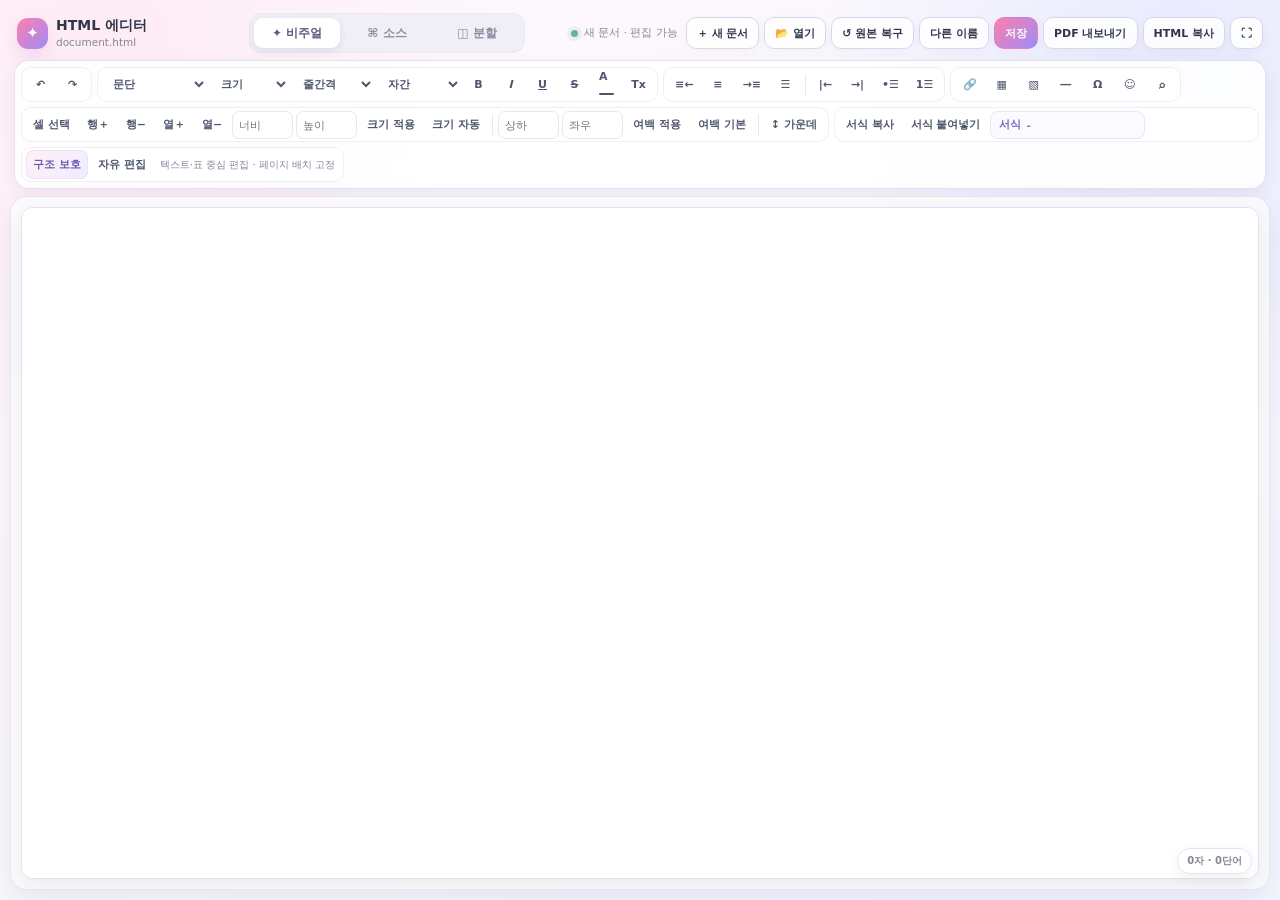
<file: htmltopdf1p.html>
<!DOCTYPE html>

<html lang="ko">
<head>
<meta charset="utf-8"/>
<meta content="width=device-width,initial-scale=1" name="viewport"/>
<title>HTML 에디터 · 통합판</title>
<style>
:root{
  --bg1:#fff8fc; --bg2:#f4f7ff; --panel:rgba(255,255,255,.93);
  --line:#e9e5f1; --line2:#dcd6e9; --text:#30354a; --muted:#81879a;
  --pink:#ff7eae; --lav:#9d8df5; --blue:#89b6ff; --mint:#97dcca;
  --yellow:#ffd887; --danger:#d85f78; --ok:#63b49d;
  --shadow:0 12px 30px rgba(77,65,110,.10);
  --softshadow:0 5px 16px rgba(77,65,110,.07);
}
*{box-sizing:border-box}
html,body{height:100%;margin:0}
body{
  overflow:hidden;
  color:var(--text);
  font-family:"Pretendard","Apple SD Gothic Neo","Noto Sans KR",system-ui,-apple-system,BlinkMacSystemFont,"Segoe UI",sans-serif;
  background:
    radial-gradient(circle at 8% 5%,rgba(255,190,218,.22),transparent 27%),
    radial-gradient(circle at 92% 8%,rgba(174,190,255,.24),transparent 25%),
    linear-gradient(135deg,var(--bg1),var(--bg2));
}
button,input,select,textarea{font:inherit}
button{cursor:pointer}
.app{
  height:100vh;
  display:grid;
  grid-template-rows:auto auto minmax(0,1fr);
  gap:0;
  padding:8px 10px 10px;
}
.topbar{
  min-height:46px;
  display:flex;align-items:center;gap:8px;
  padding:5px 7px 7px;
}
.brand{
  display:flex;align-items:center;gap:8px;
  min-width:220px;flex:0 1 auto;
}
.logo{
  width:31px;height:31px;border-radius:11px;display:grid;place-items:center;
  color:#fff;font-weight:900;font-size:15px;
  background:linear-gradient(135deg,var(--pink),var(--lav));
  box-shadow:0 7px 16px rgba(194,116,193,.20);
}
.brand-title{font-weight:900;font-size:14px;line-height:1.1}
.brand-sub{
  margin-top:3px;font-size:10.5px;color:var(--muted);
  max-width:250px;white-space:nowrap;overflow:hidden;text-overflow:ellipsis
}
.tabs{
  display:flex;align-items:center;gap:4px;
  padding:4px;background:#f0eef7;border:1px solid #ebe7f3;border-radius:12px;
  margin-left:4px;
}
.tab{
  height:30px;min-width:86px;border:0;border-radius:9px;background:transparent;
  color:#8b8fa0;font-size:12px;font-weight:850;padding:0 11px;
}
.tab.active{background:#fff;color:#615a83;box-shadow:0 3px 9px rgba(70,58,103,.09)}
.status{
  margin-left:auto;display:flex;align-items:center;gap:6px;min-width:0;
  color:var(--muted);font-size:10.5px;white-space:nowrap
}
.dot{width:7px;height:7px;border-radius:50%;background:#b1b5c0;flex:none}
.dot.saved{background:var(--ok);box-shadow:0 0 0 4px rgba(99,180,157,.12)}
.dot.dirty{background:#e1a34f;box-shadow:0 0 0 4px rgba(225,163,79,.12)}
.top-actions{display:flex;align-items:center;gap:5px;flex-wrap:wrap;justify-content:flex-end}
.btn{
  height:32px;border:1px solid var(--line2);border-radius:10px;
  padding:0 10px;background:rgba(255,255,255,.88);color:var(--text);
  font-size:11px;font-weight:780;white-space:nowrap;
  box-shadow:0 3px 10px rgba(65,54,92,.04)
}
.btn:hover{background:#fff;transform:translateY(-1px);box-shadow:var(--softshadow)}
.btn.primary{border-color:transparent;color:#fff;background:linear-gradient(135deg,var(--pink),var(--lav))}
.btn.danger{color:var(--danger);background:#fff8fa}
.btn:disabled{opacity:.42;cursor:not-allowed;transform:none;box-shadow:none}

.toolbar-shell{
  margin:0 4px 7px;
  border:1px solid rgba(229,224,240,.96);
  border-radius:15px;
  background:rgba(255,255,255,.91);
  box-shadow:var(--softshadow);
  padding:6px;
  backdrop-filter:blur(12px);-webkit-backdrop-filter:blur(12px);
}
.toolbar{
  display:flex;align-items:center;align-content:center;flex-wrap:wrap;gap:5px;
}
.group{
  display:inline-flex;align-items:center;gap:3px;
  min-height:34px;padding:2px 4px;border:1px solid #f0edf6;
  border-radius:10px;background:#fff;flex:0 0 auto
}
.group.grow{flex:1 1 280px;min-width:230px}
.tool{
  min-width:29px;height:29px;border:0;border-radius:7px;padding:0 7px;
  background:transparent;color:#4e566d;font-size:11px;font-weight:760;white-space:nowrap
}
.tool:hover,.tool.active{
  background:linear-gradient(135deg,#fff0f6,#efecff);color:#695bb0;
  box-shadow:inset 0 0 0 1px #ebe4fb
}
.sep{width:1px;height:21px;background:#ebe7f1;margin:0 2px}
select.tool-select{
  height:29px;border:0;border-radius:7px;background:transparent;
  color:#4e566d;font-size:11px;font-weight:760;outline:0;padding:0 21px 0 7px;
  max-width:105px
}
select.tool-select:hover,select.tool-select:focus{background:#f8f5ff}
.color-tool{position:relative;font-weight:900}
.color-tool:after{
  content:"";position:absolute;left:7px;right:7px;bottom:4px;height:2px;
  background:currentColor;border-radius:2px
}
.color-tool input{position:absolute;inset:0;opacity:0;width:100%;height:100%;cursor:pointer}
.cell-input{
  width:61px;height:28px;border:1px solid var(--line);border-radius:7px;
  padding:0 6px;background:#fff;color:var(--text);font-size:10.5px;outline:0
}
.cell-input:focus{border-color:#b7a9f1;box-shadow:0 0 0 3px rgba(157,141,245,.11)}
.format-state{
  display:flex;align-items:center;min-width:155px;max-width:300px;height:28px;
  padding:0 8px;border:1px solid var(--line);border-radius:8px;background:#fbfaff;
  color:var(--muted);font-size:10.5px;font-weight:700;white-space:nowrap;
  overflow:hidden;text-overflow:ellipsis
}
.format-state b{color:#7766be;margin-right:5px}
.mode-note{font-size:10px;color:var(--muted);padding:0 4px;white-space:nowrap}

.workspace{
  min-height:0;
  position:relative;
  border:1px solid rgba(231,226,239,.96);
  border-radius:17px;
  background:rgba(255,255,255,.72);
  box-shadow:var(--shadow);
  overflow:hidden
}
.visual-pane,.source-pane{position:absolute;inset:0;min-height:0}
.visual-pane{display:flex;align-items:stretch;justify-content:center;padding:10px;background:rgba(249,248,252,.62)}
.source-pane{display:none;background:#222734;padding:0}
.frame-shell{
  width:min(100%,1600px);height:100%;background:#fff;border:1px solid #e4dfec;
  border-radius:12px;overflow:hidden;box-shadow:0 8px 22px rgba(65,54,92,.08)
}
iframe{display:block;width:100%;height:100%;border:0;background:#fff}
.source-pane textarea{
  width:100%;height:100%;resize:none;border:0;outline:0;padding:18px 20px;
  background:#222734;color:#edf0f8;font:13px/1.65 ui-monospace,SFMono-Regular,Menlo,Consolas,"Liberation Mono",monospace;
  tab-size:2
}
.empty{
  width:100%;height:100%;display:grid;place-items:center;padding:22px;text-align:center;color:var(--muted)
}
.empty-card{
  width:min(560px,94%);padding:28px 24px;background:#fff;border:1px dashed #d5cde5;
  border-radius:18px;box-shadow:0 8px 24px rgba(77,65,110,.06)
}
.empty-icon{
  width:48px;height:48px;margin:0 auto 10px;border-radius:16px;display:grid;place-items:center;
  font-size:22px;background:linear-gradient(135deg,#fff0f6,#efecff)
}
.empty-title{font-weight:900;font-size:18px;color:#4b5064}
.empty-desc{margin-top:7px;font-size:12px;line-height:1.7}
.drop{
  margin-top:15px;padding:13px;border:1px dashed #d8d0e8;border-radius:12px;background:#fbfaff;
  font-size:11px;color:#8c879b
}
.count-chip{
  position:absolute;right:17px;bottom:15px;z-index:4;pointer-events:none;
  height:26px;display:flex;align-items:center;padding:0 9px;
  border:1px solid #e8e2f0;border-radius:999px;background:rgba(255,255,255,.90);
  box-shadow:0 4px 13px rgba(60,50,87,.07);
  font-size:10px;color:#8b8497;font-weight:750
}
.toast{
  position:fixed;right:18px;bottom:18px;z-index:50;
  padding:10px 13px;border-radius:11px;background:#37394a;color:#fff;font-size:12px;
  box-shadow:0 12px 28px rgba(0,0,0,.20);opacity:0;transform:translateY(7px);
  transition:.17s;pointer-events:none
}
.toast.show{opacity:1;transform:translateY(0)}
.modal-backdrop{
  position:fixed;inset:0;z-index:60;display:none;align-items:center;justify-content:center;
  padding:18px;background:rgba(42,37,58,.30);backdrop-filter:blur(4px)
}
.modal-backdrop.open{display:flex}
.modal{
  width:min(480px,100%);padding:18px;background:#fff;border:1px solid #e9e4f0;
  border-radius:18px;box-shadow:0 22px 70px rgba(46,39,67,.22)
}
.modal h3{margin:0 0 11px;font-size:17px}
.modal label{display:block;margin:8px 0 5px;color:var(--muted);font-size:11px;font-weight:760}
.modal input{
  width:100%;height:38px;border:1px solid var(--line2);border-radius:9px;padding:0 9px;outline:0
}
.modal input:focus{border-color:#b4a5ef;box-shadow:0 0 0 3px rgba(157,141,245,.11)}
.modal-row{display:grid;grid-template-columns:1fr 1fr;gap:8px}
.modal-actions{display:flex;justify-content:flex-end;gap:6px;margin-top:14px}
.char-grid{display:grid;grid-template-columns:repeat(8,1fr);gap:5px;max-height:250px;overflow:auto}
.char-btn{height:36px;border:1px solid #ece7f2;border-radius:9px;background:#fff;font-size:17px}
.char-btn:hover{background:#f8f5ff}
body.fullscreen .app{padding:0}
body.fullscreen .topbar{display:none}
body.fullscreen .toolbar-shell{margin:5px 5px 6px}
body.fullscreen .workspace{border-radius:0}

@media(max-width:1280px){
  .brand-sub{max-width:175px}
  .format-state{max-width:210px}
  .group.grow{flex-basis:240px}
}
@media(max-width:900px){
  .app{padding:5px}
  .topbar{flex-wrap:wrap}
  .brand{min-width:180px;flex:1 1 220px}
  .tabs{order:3;margin-left:0}
  .status{margin-left:0}
  .top-actions{flex:1 1 420px}
  .toolbar-shell{margin:0 0 5px}
  .group.grow{flex:1 1 100%}
  .visual-pane{padding:5px}
}
@media(max-width:620px){
  .brand{flex:1 1 100%}
  .top-actions{justify-content:flex-start}
  .status{width:100%}
  .tabs{width:100%}
  .tab{flex:1}
  .toolbar{flex-wrap:nowrap;overflow-x:auto;scrollbar-width:thin}
  .group{flex:none}
  .group.grow{min-width:390px}
  .mode-note{display:none}
}

.workspace.split-mode .visual-pane{
  display:flex !important;
  left:0;
  right:50%;
  border-right:1px solid #ded8ea;
  padding:8px;
}
.workspace.split-mode .source-pane{
  display:block !important;
  left:50%;
  right:0;
}
.workspace.split-mode .frame-shell{
  width:100%;
  border-radius:10px;
}
.workspace.split-mode .count-chip{
  right:calc(50% + 14px);
}
.split-label{
  position:absolute;
  top:10px;
  z-index:6;
  height:24px;
  display:flex;
  align-items:center;
  padding:0 8px;
  border:1px solid #e7e1ef;
  border-radius:999px;
  background:rgba(255,255,255,.9);
  color:#8a8399;
  font-size:9.5px;
  font-weight:800;
  pointer-events:none;
  opacity:0;
  transition:.15s;
}
.workspace.split-mode .split-label{opacity:1}
.split-label.visual{left:16px}
.split-label.source{left:calc(50% + 12px);background:rgba(34,39,52,.92);color:#cfd3df;border-color:#3a4050}
@media(max-width:900px){
  .workspace.split-mode .visual-pane{
    left:0;right:0;top:0;bottom:50%;
    border-right:0;border-bottom:1px solid #ded8ea;
  }
  .workspace.split-mode .source-pane{
    left:0;right:0;top:50%;bottom:0;
  }
  .workspace.split-mode .count-chip{
    right:14px;
    bottom:calc(50% + 12px);
  }
  .split-label.source{left:12px;top:calc(50% + 10px)}
}


/* =========================
   편집용지 설정
========================= */
.page-setup-modal{
  width:min(760px,96vw);
  max-height:min(88vh,820px);
  overflow:auto;
  padding:0;
}
.page-setup-head{
  position:sticky;top:0;z-index:2;
  display:flex;align-items:center;justify-content:space-between;gap:12px;
  padding:15px 18px 13px;
  background:rgba(255,255,255,.96);
  backdrop-filter:blur(12px);
  border-bottom:1px solid #eee9f4;
}
.page-setup-head h3{margin:0;font-size:17px}
.page-setup-head .sub{margin-top:3px;color:var(--muted);font-size:10.5px}
.page-setup-body{padding:16px 18px 18px}
.ps-grid{
  display:grid;
  grid-template-columns:minmax(0,1.2fr) minmax(260px,.8fr);
  gap:16px;
}
.ps-section{
  border:1px solid #ece7f3;
  border-radius:14px;
  background:#fff;
  padding:13px;
  margin-bottom:10px;
}
.ps-section-title{
  display:flex;align-items:center;justify-content:space-between;
  margin-bottom:10px;
  font-size:12px;font-weight:900;color:#5c5672;
}
.ps-row{
  display:grid;
  grid-template-columns:110px minmax(0,1fr);
  gap:9px;
  align-items:center;
  margin:8px 0;
}
.ps-label{font-size:11px;color:#777d8f;font-weight:760}
.ps-field,.ps-select{
  width:100%;height:34px;
  border:1px solid #dfd9e9;
  border-radius:9px;
  background:#fff;
  padding:0 9px;
  color:#34394c;
  font-size:11px;
  outline:0;
}
.ps-field:focus,.ps-select:focus{
  border-color:#b4a5ef;
  box-shadow:0 0 0 3px rgba(157,141,245,.10)
}
.ps-inline{
  display:grid;
  grid-template-columns:1fr auto 1fr;
  gap:7px;
  align-items:center
}
.ps-unit{
  color:#9296a5;
  font-size:10px;
  font-weight:800
}
.ps-segment{
  display:grid;
  grid-template-columns:repeat(2,1fr);
  gap:6px
}
.ps-segment.four{grid-template-columns:repeat(4,1fr)}
.ps-choice{
  min-height:38px;
  border:1px solid #e4deed;
  border-radius:10px;
  background:#fbfaff;
  color:#6f7283;
  font-size:10.5px;
  font-weight:800;
  cursor:pointer;
}
.ps-choice:hover{background:#f7f3ff}
.ps-choice.active{
  border-color:#b9aaf3;
  background:linear-gradient(135deg,#fff0f6,#efecff);
  color:#685ab0;
  box-shadow:inset 0 0 0 1px rgba(157,141,245,.14)
}
.ps-margin-grid{
  display:grid;
  grid-template-columns:1fr 1fr;
  gap:8px 10px
}
.ps-margin-item label{
  display:block;
  margin:0 0 4px;
  color:#838799;
  font-size:10px;
  font-weight:800
}
.ps-check{
  display:flex;align-items:flex-start;gap:7px;
  margin-top:10px;
  color:#777d8e;
  font-size:10.5px;
  line-height:1.5
}
.ps-check input{margin-top:2px}
.ps-preview-wrap{
  position:sticky;
  top:70px;
}
.ps-preview-card{
  border:1px solid #ece7f3;
  border-radius:16px;
  background:linear-gradient(145deg,#faf8ff,#f5f8ff);
  padding:15px;
}
.ps-preview-title{
  display:flex;align-items:center;justify-content:space-between;
  margin-bottom:11px;
  font-size:11px;font-weight:900;color:#625b79
}
.ps-preview-size{
  font-size:9.5px;color:#9691a1;font-weight:750
}
.paper-stage{
  min-height:360px;
  display:grid;place-items:center;
  border-radius:13px;
  background:
    linear-gradient(90deg,rgba(157,141,245,.04) 1px,transparent 1px),
    linear-gradient(rgba(157,141,245,.04) 1px,transparent 1px),
    #f0eff5;
  background-size:12px 12px;
  overflow:hidden;
  padding:16px;
}
.paper-mini{
  position:relative;
  width:210px;height:297px;
  background:#fff;
  border:1px solid #cfcbd7;
  box-shadow:0 10px 25px rgba(55,49,75,.15);
  transition:.18s ease;
}
.paper-mini .content-box{
  position:absolute;
  border:1.5px dashed #9d8df5;
  background:rgba(157,141,245,.035);
  transition:.18s ease;
}
.paper-mini .header-guide,.paper-mini .footer-guide{
  position:absolute;left:10px;right:10px;height:0;
  border-top:1px dotted #b7b1c4;
  transition:.18s ease
}
.paper-mini .header-guide span,.paper-mini .footer-guide span{
  position:absolute;right:0;top:-12px;
  color:#aaa3b5;font-size:7px;background:#fff;padding-left:3px
}
.paper-mini .gutter-guide{
  position:absolute;background:rgba(255,126,174,.18);
  transition:.18s ease
}
.ps-summary{
  margin-top:10px;
  padding:9px 10px;
  border-radius:10px;
  background:#fff;
  border:1px solid #ece7f2;
  color:#777d8d;
  font-size:10px;
  line-height:1.55
}
.ps-bottom{
  position:sticky;bottom:0;z-index:2;
  display:flex;align-items:center;justify-content:space-between;gap:10px;
  padding:11px 18px;
  background:rgba(255,255,255,.97);
  backdrop-filter:blur(12px);
  border-top:1px solid #eee9f4;
}
.ps-bottom-left{display:flex;gap:6px}
.ps-bottom-right{display:flex;gap:6px}
@media(max-width:720px){
  .ps-grid{grid-template-columns:1fr}
  .ps-preview-wrap{position:static}
  .paper-stage{min-height:300px}
  .ps-segment.four{grid-template-columns:repeat(2,1fr)}
}


/* =========================
   연속 본문 + 페이지 오버레이
========================= */
.page-overlay-tools{
  display:flex;align-items:center;gap:5px
}
.page-overlay-badge{
  height:28px;display:inline-flex;align-items:center;gap:5px;
  padding:0 8px;border:1px solid #ece6f3;border-radius:8px;
  background:#fbfaff;color:#7f7893;font-size:10px;font-weight:800;
  white-space:nowrap
}
.page-overlay-badge.on:before{
  content:"";width:6px;height:6px;border-radius:50%;background:#7fcab6;
  box-shadow:0 0 0 3px rgba(127,202,182,.12)
}
.hf-modal{
  width:min(720px,96vw);
}
.hf-grid{
  display:grid;grid-template-columns:1fr 1fr;gap:12px
}
.hf-card{
  border:1px solid #ece7f3;border-radius:14px;background:#fff;padding:13px
}
.hf-card h4{margin:0 0 10px;font-size:12px;color:#5f5873}
.hf-row{margin:9px 0}
.hf-row label{
  display:block;margin-bottom:5px;color:#85899a;font-size:10px;font-weight:800
}
.hf-input,.hf-select{
  width:100%;height:36px;border:1px solid #ddd7e8;border-radius:9px;
  padding:0 9px;background:#fff;color:#35394a;font-size:11px;outline:0
}
.hf-input:focus,.hf-select:focus{
  border-color:#b4a5ef;box-shadow:0 0 0 3px rgba(157,141,245,.10)
}
.hf-segment{
  display:grid;grid-template-columns:repeat(3,1fr);gap:5px
}
.hf-choice{
  height:34px;border:1px solid #e4deed;border-radius:9px;background:#fbfaff;
  color:#76798a;font-size:10.5px;font-weight:800
}
.hf-choice.active{
  border-color:#b9aaf3;background:linear-gradient(135deg,#fff0f6,#efecff);color:#6658ad
}
.hf-check{
  display:flex;align-items:center;gap:7px;margin-top:8px;
  color:#777d8e;font-size:10.5px;font-weight:700
}
.hf-tip{
  margin-top:11px;padding:10px 11px;border-radius:10px;background:#faf8ff;
  border:1px solid #eee9f5;color:#7e788d;font-size:10px;line-height:1.55
}
@media(max-width:720px){
  .hf-grid{grid-template-columns:1fr}
}


/* 연속 PDF 내보내기는 html2canvas + jsPDF 직접 렌더링으로 처리합니다. */

</style>
<style id="iphone-ui-and-pdf-modal-style">
/* ===== iPhone / 모바일 UI 보강 ===== */
@media(max-width:700px){
  html,body{
    width:100%;
    height:100%;
    margin:0;
    padding:0;
    overflow:hidden;
    background:#f6f7fb;
    -webkit-text-size-adjust:100%;
  }

  .app{
    height:100dvh;
    min-height:100dvh;
    padding:0;
    display:grid;
    grid-template-rows:auto auto minmax(0,1fr);
    background:#f6f7fb;
  }

  .topbar{
    display:grid;
    grid-template-columns:minmax(0,1fr) auto;
    align-items:center;
    gap:6px 8px;
    min-height:0;
    padding:7px 8px 6px;
    background:rgba(255,255,255,.98);
    border-bottom:1px solid #eceaf2;
  }

  .brand{
    min-width:0;
    width:auto;
    flex:none;
    gap:7px;
  }

  .logo{
    width:30px;
    height:30px;
    border-radius:10px;
    font-size:14px;
  }

  .brand-title{
    font-size:13px;
    white-space:nowrap;
    overflow:hidden;
    text-overflow:ellipsis;
  }

  .brand-sub{display:none}

  .status{
    margin-left:0;
    min-width:0;
    max-width:128px;
    justify-content:flex-end;
    font-size:9.5px;
    overflow:hidden;
    text-overflow:ellipsis;
  }

  .tabs{
    grid-column:1 / -1;
    order:3;
    width:100%;
    margin:0;
    padding:3px;
    border-radius:10px;
  }

  .tab{
    flex:1 1 0;
    min-width:0;
    height:31px;
    padding:0 6px;
    font-size:11px;
  }

  .top-actions{
    grid-column:1 / -1;
    order:4;
    width:100%;
    display:flex;
    flex-wrap:nowrap;
    justify-content:flex-start;
    gap:5px;
    overflow-x:auto;
    overflow-y:hidden;
    padding:1px 0 2px;
    -webkit-overflow-scrolling:touch;
    scrollbar-width:none;
  }

  .top-actions::-webkit-scrollbar{display:none}

  .top-actions .btn{
    flex:0 0 auto;
    height:33px;
    padding:0 9px;
    border-radius:9px;
    font-size:10.5px;
  }

  .toolbar-shell{
    margin:0;
    padding:4px;
    border-left:0;
    border-right:0;
    border-radius:0;
    box-shadow:none;
    background:#fff;
  }

  .toolbar{
    width:100%;
    display:flex;
    flex-wrap:nowrap;
    overflow-x:auto;
    overflow-y:hidden;
    gap:4px;
    -webkit-overflow-scrolling:touch;
    scrollbar-width:none;
  }

  .toolbar::-webkit-scrollbar{display:none}

  .group,
  .group.grow{
    flex:0 0 auto;
    min-width:auto;
    padding:2px 3px;
  }

  .tool{
    min-width:31px;
    height:31px;
    padding:0 7px;
    font-size:10.5px;
  }

  select.tool-select{
    height:31px;
    max-width:92px;
    font-size:10.5px;
  }

  .format-state,
  .mode-note{
    display:none;
  }

  .workspace{
    min-height:0;
    border:0;
    border-radius:0;
    box-shadow:none;
    background:#fff;
  }

  .visual-pane{
    padding:0;
    background:#fff;
  }

  .frame-shell{
    width:100%;
    height:100%;
    border:0;
    border-radius:0;
    box-shadow:none;
  }

  .count-chip{
    right:8px;
    bottom:8px;
    height:24px;
    font-size:9px;
  }

  .source-pane textarea{
    padding:12px;
    font-size:12px;
    line-height:1.55;
  }

  .workspace.split-mode .visual-pane{
    left:0;
    right:0;
    top:0;
    bottom:50%;
    padding:0;
  }

  .workspace.split-mode .source-pane{
    left:0;
    right:0;
    top:50%;
    bottom:0;
  }
}

/* ===== PDF 생성 완료 모달 ===== */
.pdf-ready-backdrop{
  position:fixed;
  inset:0;
  z-index:99999;
  display:none;
  align-items:flex-end;
  justify-content:center;
  padding:14px;
  background:rgba(24,28,38,.36);
  backdrop-filter:blur(8px);
  -webkit-backdrop-filter:blur(8px);
}
.pdf-ready-backdrop.open{display:flex}

.pdf-ready-card{
  width:min(460px,100%);
  border:1px solid #e7e3ee;
  border-radius:20px;
  background:#fff;
  box-shadow:0 24px 70px rgba(28,31,45,.24);
  padding:18px;
}

.pdf-ready-title{
  font-size:17px;
  font-weight:900;
  color:#34394c;
}

.pdf-ready-desc{
  margin-top:6px;
  color:#7b8192;
  font-size:12px;
  line-height:1.55;
}

.pdf-ready-actions{
  display:grid;
  grid-template-columns:1fr;
  gap:8px;
  margin-top:15px;
}

.pdf-ready-btn{
  min-height:46px;
  border:1px solid #ddd7e8;
  border-radius:13px;
  background:#fff;
  color:#383d50;
  font-size:13px;
  font-weight:850;
}

.pdf-ready-btn.primary{
  border-color:transparent;
  color:#fff;
  background:linear-gradient(135deg,#ff7eae,#9d8df5);
}

.pdf-ready-btn.secondary{
  background:#f8f7fb;
}

@media(min-width:701px){
  .pdf-ready-backdrop{align-items:center}
  .pdf-ready-actions{
    grid-template-columns:1fr 1fr;
  }
  .pdf-ready-actions .pdf-ready-btn.primary{
    grid-column:1 / -1;
  }
}
</style><style id="iphone-ui-final-fix">
/* ===== iPhone 최종 UI 보강 ===== */
@supports (height:100dvh){
  @media(max-width:700px){
    .app{height:100dvh !important;min-height:100dvh !important}
  }
}
@media(max-width:700px){
  html,body{
    width:100% !important;
    height:100% !important;
    margin:0 !important;
    padding:0 !important;
    overflow:hidden !important;
    background:#f7f7fb !important;
  }

  .app{
    width:100% !important;
    height:100vh;
    min-height:100vh;
    padding:0 !important;
    grid-template-rows:auto auto minmax(0,1fr) !important;
    overflow:hidden !important;
  }

  .topbar{
    display:grid !important;
    grid-template-columns:minmax(0,1fr) auto !important;
    gap:5px 8px !important;
    padding:7px 8px 6px !important;
    min-height:0 !important;
    border-bottom:1px solid #ebe8f1 !important;
    background:#fff !important;
  }

  .brand{
    min-width:0 !important;
    width:auto !important;
    margin:0 !important;
  }
  .brand-title{
    font-size:14px !important;
    overflow:hidden !important;
    text-overflow:ellipsis !important;
  }
  .brand-sub{display:none !important}
  .status{display:none !important}

  .tabs{
    grid-column:1 / -1 !important;
    display:grid !important;
    grid-template-columns:repeat(3,minmax(0,1fr)) !important;
    width:100% !important;
    margin:0 !important;
    padding:3px !important;
    gap:3px !important;
  }
  .tab{
    display:block !important;
    min-width:0 !important;
    width:100% !important;
    height:30px !important;
    padding:0 4px !important;
    font-size:11px !important;
  }

  .top-actions{
    grid-column:1 / -1 !important;
    display:flex !important;
    width:100% !important;
    min-width:0 !important;
    flex-wrap:nowrap !important;
    justify-content:flex-start !important;
    gap:5px !important;
    overflow-x:auto !important;
    overflow-y:hidden !important;
    padding:1px 0 2px !important;
    -webkit-overflow-scrolling:touch !important;
    scrollbar-width:none !important;
  }
  .top-actions::-webkit-scrollbar{display:none !important}
  .top-actions .btn{
    display:inline-flex !important;
    align-items:center !important;
    justify-content:center !important;
    flex:0 0 auto !important;
    height:32px !important;
    padding:0 9px !important;
    font-size:10.5px !important;
  }

  .toolbar-shell{
    margin:0 !important;
    padding:4px !important;
    border:0 !important;
    border-bottom:1px solid #ece9f2 !important;
    border-radius:0 !important;
    background:#fff !important;
    box-shadow:none !important;
  }
  .toolbar{
    display:flex !important;
    flex-wrap:nowrap !important;
    width:100% !important;
    min-width:0 !important;
    gap:4px !important;
    overflow-x:auto !important;
    overflow-y:hidden !important;
    -webkit-overflow-scrolling:touch !important;
    scrollbar-width:none !important;
  }
  .toolbar::-webkit-scrollbar{display:none !important}
  .group,.group.grow{
    flex:0 0 auto !important;
    min-width:auto !important;
  }

  .workspace{
    position:relative !important;
    width:100% !important;
    min-width:0 !important;
    min-height:0 !important;
    height:auto !important;
    border:0 !important;
    border-radius:0 !important;
    background:#fff !important;
    box-shadow:none !important;
  }
  .visual-pane,.source-pane{
    min-width:0 !important;
    min-height:0 !important;
  }
  .visual-pane{
    display:flex !important;
    padding:0 !important;
    background:#fff !important;
  }
  .frame-shell{
    display:block;
    width:100% !important;
    height:100% !important;
    min-width:0 !important;
    min-height:0 !important;
    border:0 !important;
    border-radius:0 !important;
    box-shadow:none !important;
    background:#fff !important;
  }
  #editorFrame{
    display:block !important;
    width:100% !important;
    height:100% !important;
    min-width:0 !important;
    min-height:0 !important;
    border:0 !important;
    background:#fff !important;
  }

  .empty-card{
    width:calc(100% - 24px) !important;
    padding:22px 16px !important;
  }

  .pdf-ready-backdrop{
    padding:max(12px,env(safe-area-inset-bottom)) 12px 12px !important;
  }
  .pdf-ready-card{
    border-radius:18px !important;
    padding:16px !important;
  }
}
</style><style id="iphone-width-fix-v3">
@media(max-width:700px){
  html,body{
    width:100% !important;
    max-width:100vw !important;
    min-width:0 !important;
    overflow-x:hidden !important;
  }
  .app,
  .topbar,
  .toolbar-shell,
  .workspace{
    width:100% !important;
    max-width:100vw !important;
    min-width:0 !important;
    box-sizing:border-box !important;
    overflow-x:hidden !important;
  }
  .topbar>*,
  .toolbar-shell>*,
  .workspace>*{
    min-width:0 !important;
  }
  .tabs{
    min-width:0 !important;
    max-width:100% !important;
  }
  .tab{
    min-width:0 !important;
    width:auto !important;
  }
  .top-actions,
  .toolbar{
    min-width:0 !important;
    max-width:100% !important;
  }
}
</style></head>
<body>
<div class="app">
<header class="topbar">
<div class="brand">
<div class="logo">✦</div>
<div>
<div class="brand-title">HTML 에디터</div>
<div class="brand-sub" id="fileName">새 문서</div>
</div>
</div>
<div class="tabs">
<button class="tab active" id="visualTab" type="button">✦ 비주얼</button>
<button class="tab" id="sourceTab" type="button">⌘ 소스</button>
<button class="tab" id="splitTab" type="button">◫ 분할</button>
</div>
<div class="status"><span class="dot saved" id="statusDot"></span><span id="statusText">새 문서 · 편집 가능</span></div>
<div class="top-actions">
<button class="btn" id="newBtn" type="button">＋ 새 문서</button>
<button class="btn" id="openBtn" type="button">📂 열기</button>
<button class="btn" id="restoreBtn" type="button">↺ 원본 복구</button>
<button class="btn" id="pageSetupBtn" type="button">▤ 편집용지</button>
<button class="btn" id="saveAsBtn" type="button">다른 이름</button>
<button class="btn primary" id="saveBtn" type="button">저장</button>
<button class="btn" id="pdfSaveBtn" type="button">PDF 내보내기</button>
<button class="btn" id="copyHtmlBtn" type="button">HTML 복사</button>
<button class="btn" id="fullscreenBtn" type="button">⛶</button>
<input accept=".html,.htm,text/html" hidden="" id="fileInput" type="file"/>
<input accept="image/*" hidden="" id="imageInput" type="file"/>
</div>
</header>
<section class="toolbar-shell">
<div class="toolbar" id="toolbar">
<div class="group" title="실행 기록">
<button class="tool" data-cmd="undo" title="실행 취소">↶</button>
<button class="tool" data-cmd="redo" title="다시 실행">↷</button>
</div>
<div class="group" title="문단과 글자">
<select class="tool-select" id="blockStyle" title="현재 문단 서식">
<option value="p">문단</option>
<option value="h1">제목 1</option>
<option value="h2">제목 2</option>
<option value="h3">제목 3</option>
<option value="h4">제목 4</option>
<option value="h5">제목 5</option>
<option value="h6">제목 6</option>
<option value="pre">정형 텍스트</option>
<option value="blockquote">인용</option>
</select>
<select class="tool-select" id="fontSize" title="글자 크기">
<option value="">크기</option>
<option value="10">10px</option><option value="11">11px</option><option value="12">12px</option>
<option value="13">13px</option><option value="14">14px</option><option value="15">15px</option>
<option value="16">16px</option><option value="17">17px</option><option value="18">18px</option>
<option value="20">20px</option><option value="22">22px</option><option value="24">24px</option>
<option value="28">28px</option><option value="32">32px</option><option value="36">36px</option>
<option value="40">40px</option>
</select>
<select class="tool-select" id="lineHeightSelect" title="줄간격">
<option value="">줄간격</option>
<option value="0.5">50%</option>
<option value="0.6">60%</option>
<option value="0.7">70%</option>
<option value="0.8">80%</option>
<option value="0.9">90%</option>
<option value="1">100%</option>
<option value="1.1">110%</option>
<option value="1.2">120%</option>
<option value="1.3">130%</option>
<option value="1.4">140%</option>
<option value="1.5">150%</option>
<option value="1.6">160%</option>
<option value="1.7">170%</option>
<option value="1.8">180%</option>
<option value="1.9">190%</option>
<option value="2">200%</option>
</select>
<select class="tool-select" id="letterSpacingSelect" title="자간">
<option value="">자간</option>
<option value="-0.2">-20%</option>
<option value="-0.19">-19%</option>
<option value="-0.18">-18%</option>
<option value="-0.17">-17%</option>
<option value="-0.16">-16%</option>
<option value="-0.15">-15%</option>
<option value="-0.14">-14%</option>
<option value="-0.13">-13%</option>
<option value="-0.12">-12%</option>
<option value="-0.11">-11%</option>
<option value="-0.1">-10%</option>
<option value="-0.09">-9%</option>
<option value="-0.08">-8%</option>
<option value="-0.07">-7%</option>
<option value="-0.06">-6%</option>
<option value="-0.05">-5%</option>
<option value="-0.04">-4%</option>
<option value="-0.03">-3%</option>
<option value="-0.02">-2%</option>
<option value="-0.01">-1%</option>
<option value="0">0%</option>
<option value="0.01">+1%</option>
<option value="0.02">+2%</option>
<option value="0.03">+3%</option>
<option value="0.04">+4%</option>
<option value="0.05">+5%</option>
<option value="0.06">+6%</option>
<option value="0.07">+7%</option>
<option value="0.08">+8%</option>
<option value="0.09">+9%</option>
<option value="0.1">+10%</option>
<option value="0.11">+11%</option>
<option value="0.12">+12%</option>
<option value="0.13">+13%</option>
<option value="0.14">+14%</option>
<option value="0.15">+15%</option>
<option value="0.16">+16%</option>
<option value="0.17">+17%</option>
<option value="0.18">+18%</option>
<option value="0.19">+19%</option>
<option value="0.2">+20%</option>
</select>
<button class="tool" data-cmd="bold" title="굵게"><b>B</b></button>
<button class="tool" data-cmd="italic" title="기울임"><i>I</i></button>
<button class="tool" data-cmd="underline" title="밑줄"><u>U</u></button>
<button class="tool" data-cmd="strikeThrough" title="취소선"><s>S</s></button>
<span class="tool color-tool" id="colorTool" title="글자색">A<input id="foreColor" type="color" value="#30354a"/></span>
<button class="tool" data-cmd="removeFormat" title="서식 제거">Tx</button>
</div>
<div class="group" title="정렬과 목록">
<button class="tool" data-cmd="justifyLeft" title="왼쪽 정렬">≡←</button>
<button class="tool" data-cmd="justifyCenter" title="가운데 정렬">≡</button>
<button class="tool" data-cmd="justifyRight" title="오른쪽 정렬">→≡</button>
<button class="tool" data-cmd="justifyFull" title="양쪽 정렬">☰</button>
<span class="sep"></span>
<button class="tool" data-cmd="outdent" title="내어쓰기">|←</button>
<button class="tool" data-cmd="indent" title="들여쓰기">→|</button>
<button class="tool" data-cmd="insertUnorderedList" title="글머리 목록">•☰</button>
<button class="tool" data-cmd="insertOrderedList" title="번호 목록">1☰</button>
</div>
<div class="group" title="삽입">
<button class="tool" id="linkBtn" title="링크 삽입" type="button">🔗</button>
<button class="tool" id="tableBtn" title="표 삽입" type="button">▦</button>
<button class="tool" id="imageBtn" title="이미지 삽입" type="button">▧</button>
<button class="tool" data-cmd="insertHorizontalRule" title="가로선">―</button>
<button class="tool" id="specialBtn" title="특수문자" type="button">Ω</button>
<button class="tool" id="emojiBtn" title="이모지" type="button">☺</button>
<button class="tool" id="findBtn" title="찾기" type="button">⌕</button>
</div>
<div class="group" title="표 편집">
<button class="tool" id="cellSelectBtn" title="드래그/클릭 복수 셀 선택" type="button">셀 선택</button>
<button class="tool" id="rowAddBtn" type="button">행＋</button>
<button class="tool" id="rowDelBtn" type="button">행−</button>
<button class="tool" id="colAddBtn" type="button">열＋</button>
<button class="tool" id="colDelBtn" type="button">열−</button>
<input class="cell-input" id="cellWidthInput" min="20" placeholder="너비" step="1" title="선택 셀 너비(px)" type="number"/>
<input class="cell-input" id="cellHeightInput" min="8" placeholder="높이" step="1" title="선택 셀 높이(px)" type="number"/>
<button class="tool" id="cellSizeApplyBtn" type="button">크기 적용</button>
<button class="tool" id="cellSizeAutoBtn" type="button">크기 자동</button>
<span class="sep"></span>
<input class="cell-input" id="cellPaddingYInput" max="100" min="0" placeholder="상하" step="1" title="셀 안쪽 상하 여백(px)" type="number"/>
<input class="cell-input" id="cellPaddingXInput" max="100" min="0" placeholder="좌우" step="1" title="셀 안쪽 좌우 여백(px)" type="number"/>
<button class="tool" id="cellPaddingApplyBtn" title="선택한 셀에 안쪽 여백 적용" type="button">여백 적용</button>
<button class="tool" id="cellPaddingResetBtn" title="선택한 셀의 개별 안쪽 여백을 제거하고 문서 기본값으로 복원" type="button">여백 기본</button>
<span class="sep"></span>
<button class="tool" id="cellVAlignMiddleBtn" title="선택한 표 셀의 내용을 세로 기준 가운데 정렬" type="button">↕ 가운데</button>
</div>
<div class="group grow" title="서식 복사와 현재 서식">
<button class="tool" id="formatCopyBtn" title="Alt+C" type="button">서식 복사</button>
<button class="tool" id="formatPasteBtn" title="Alt+V" type="button">서식 붙여넣기</button>
<span class="format-state" id="formatState"><b>서식</b> -</span>
</div>
<div class="group" title="페이지 보기">
<button class="tool active" id="pageOverlayToggleBtn" type="button">페이지 보기</button>
<button class="tool" id="headerFooterBtn" type="button">머리말·꼬리말</button>
<span class="page-overlay-badge on" id="pageOverlayBadge">페이지 고정</span>
</div>
<div class="group" title="편집 보호">
<button class="tool active" id="safeModeBtn" type="button">구조 보호</button>
<button class="tool" id="freeModeBtn" type="button">자유 편집</button>
<span class="mode-note" id="modeNote">텍스트·표 중심 편집</span>
</div>
</div>
</section>
<main class="workspace" id="workspace">
<div class="split-label visual">비주얼</div>
<div class="split-label source">HTML 소스 · 입력 즉시 반영</div>
<div class="visual-pane" id="visualPane">
<div class="empty" id="emptyState">
<div class="empty-card">
<div class="empty-icon">✦</div>
<div class="empty-title">HTML 문서를 열거나 새로 작성하세요</div>
<div class="empty-desc">기존 HTML의 <b>&lt;head&gt;, CSS, 레이아웃</b>을 유지한 채 편집합니다.<br/>새 문서는 바로 입력을 시작할 수 있습니다.</div>
<div class="drop" id="dropZone">HTML 파일을 여기에 끌어다 놓아도 됩니다.</div>
</div>
</div>
<div class="frame-shell" id="frameShell" style="display:none">
<iframe id="editorFrame" title="HTML 비주얼 편집"></iframe>
</div>
</div>
<div class="source-pane" id="sourcePane"><textarea id="sourceEditor" spellcheck="false"></textarea></div>
<div class="count-chip" id="countChip">0자 · 0단어</div>
</main>
</div>
<div class="modal-backdrop" id="linkModal">
<div class="modal">
<h3>링크 삽입</h3>
<label for="linkUrl">주소</label>
<input id="linkUrl" placeholder="https://example.com"/>
<div class="modal-actions">
<button class="btn" data-close="linkModal">취소</button>
<button class="btn primary" id="insertLinkConfirm">삽입</button>
</div>
</div>
</div>
<div class="modal-backdrop" id="tableModal">
<div class="modal">
<h3>표 삽입</h3>
<div class="modal-row">
<div><label for="tableRows">행</label><input id="tableRows" max="30" min="1" type="number" value="3"/></div>
<div><label for="tableCols">열</label><input id="tableCols" max="20" min="1" type="number" value="3"/></div>
</div>
<div class="modal-actions">
<button class="btn" data-close="tableModal">취소</button>
<button class="btn primary" id="insertTableConfirm">삽입</button>
</div>
</div>
</div>
<div class="modal-backdrop" id="charModal">
<div class="modal">
<h3 id="charTitle">문자 삽입</h3>
<div class="char-grid" id="charGrid"></div>
<div class="modal-actions"><button class="btn" data-close="charModal">닫기</button></div>
</div>
</div>
<div class="modal-backdrop" id="pageSetupModal">
<div class="modal page-setup-modal">
<div class="page-setup-head">
<div>
<h3>편집용지</h3>
<div class="sub">편집 화면의 용지 설정입니다. PDF 내보내기는 가로 210mm 고정 · 세로 연속 1페이지로 생성되며 상·하·좌·우 여백 값만 사용합니다.</div>
</div>
<button class="btn" data-close="pageSetupModal" type="button">닫기</button>
</div>
<div class="page-setup-body">
<div class="ps-grid">
<div>
<section class="ps-section">
<div class="ps-section-title">용지 종류</div>
<div class="ps-row">
<div class="ps-label">종류</div>
<select class="ps-select" id="pagePreset">
<option value="A4">A4 (국배판) · 210 × 297 mm</option>
<option value="A3">A3 · 297 × 420 mm</option>
<option value="B5">B5 · 182 × 257 mm</option>
<option value="LETTER">Letter · 215.9 × 279.4 mm</option>
<option value="LEGAL">Legal · 215.9 × 355.6 mm</option>
<option value="EXECUTIVE">Executive · 184.2 × 266.7 mm</option>
<option value="CUSTOM">사용자 지정</option>
</select>
</div>
<div class="ps-row">
<div class="ps-label">크기</div>
<div class="ps-inline">
<div>
<input class="ps-field" id="pageWidth" max="1000" min="50" step="0.1" type="number" value="210"/>
</div>
<span class="ps-unit">×</span>
<div>
<input class="ps-field" id="pageHeight" max="1000" min="50" step="0.1" type="number" value="297"/>
</div>
</div>
</div>
</section>
<section class="ps-section">
<div class="ps-section-title">용지 방향</div>
<div class="ps-segment">
<button class="ps-choice active" data-orientation="portrait" id="portraitBtn" type="button">▯ 세로</button>
<button class="ps-choice" data-orientation="landscape" id="landscapeBtn" type="button">▭ 가로</button>
</div>
</section>
<section class="ps-section">
<div class="ps-section-title">용지 여백</div>
<div class="ps-margin-grid">
<div class="ps-margin-item"><label>위쪽</label><input class="ps-field" id="marginTop" max="150" min="0" step="0.1" type="number" value="20"/></div>
<div class="ps-margin-item"><label>아래쪽</label><input class="ps-field" id="marginBottom" max="150" min="0" step="0.1" type="number" value="15"/></div>
<div class="ps-margin-item"><label>왼쪽</label><input class="ps-field" id="marginLeft" max="150" min="0" step="0.1" type="number" value="30"/></div>
<div class="ps-margin-item"><label>오른쪽</label><input class="ps-field" id="marginRight" max="150" min="0" step="0.1" type="number" value="30"/></div>
<div class="ps-margin-item"><label>머리말</label><input class="ps-field" id="headerMargin" max="150" min="0" step="0.1" type="number" value="15"/></div>
<div class="ps-margin-item"><label>꼬리말</label><input class="ps-field" id="footerMargin" max="150" min="0" step="0.1" type="number" value="15"/></div>
</div>
</section>
<section class="ps-section">
<div class="ps-section-title">제본</div>
<div class="ps-segment four">
<button class="ps-choice active" data-binding="none" type="button">없음</button>
<button class="ps-choice" data-binding="left" type="button">왼쪽</button>
<button class="ps-choice" data-binding="right" type="button">오른쪽</button>
<button class="ps-choice" data-binding="top" type="button">위쪽</button>
</div>
<div class="ps-row" style="margin-top:10px">
<div class="ps-label">제본 여백</div>
<input class="ps-field" id="gutterMargin" max="100" min="0" step="0.1" type="number" value="0"/>
</div>
</section>
<section class="ps-section">
<div class="ps-section-title">적용 방식</div>
<label class="ps-check">
<input checked="" id="pageScreenPreview" type="checkbox"/>
<span><b>화면에서도 용지 크기와 여백 표시</b><br/>비주얼 편집창을 실제 용지에 가까운 모습으로 보여줍니다.</span>
</label>
<label class="ps-check">
<input checked="" id="pageHeaderFooterGuide" type="checkbox"/>
<span><b>머리말·꼬리말 기준 저장</b><br/><code>.page-header</code>, <code>.page-footer</code> 요소가 있으면 위치 기준으로 사용합니다.</span>
</label>
</section>
</div>
<div class="ps-preview-wrap">
<div class="ps-preview-card">
<div class="ps-preview-title">
<span>용지 미리보기</span>
<span class="ps-preview-size" id="pagePreviewSize">210 × 297 mm</span>
</div>
<div class="paper-stage">
<div class="paper-mini" id="paperMini">
<div class="content-box" id="paperContentBox"></div>
<div class="header-guide" id="paperHeaderGuide"><span>머리말</span></div>
<div class="footer-guide" id="paperFooterGuide"><span>꼬리말</span></div>
<div class="gutter-guide" id="paperGutterGuide"></div>
</div>
</div>
<div class="ps-summary" id="pageSetupSummary"></div>
</div>
</div>
</div>
</div>
<div class="ps-bottom">
<div class="ps-bottom-left">
<button class="btn" id="pageSetupA4Reset" type="button">A4 기본값</button>
<button class="btn" id="pageSetupReadDoc" type="button">현재 설정 다시 읽기</button>
</div>
<div class="ps-bottom-right">
<button class="btn" data-close="pageSetupModal" type="button">취소</button>
<button class="btn primary" id="pageSetupApply" type="button">적용</button>
</div>
</div>
</div>
</div>
<div class="modal-backdrop" id="headerFooterModal">
<div class="modal hf-modal">
<h3>머리말 · 꼬리말</h3>
<div class="hf-grid">
<div class="hf-card">
<h4>머리말</h4>
<div class="hf-row">
<label>표시할 내용</label>
<input class="hf-input" id="headerText" placeholder="예: 역곡지구 하우스토리 입주예정자협의회"/>
</div>
<div class="hf-row">
<label>정렬</label>
<div class="hf-segment" id="headerAlignGroup">
<button class="hf-choice" data-halign="left" type="button">왼쪽</button>
<button class="hf-choice active" data-halign="center" type="button">가운데</button>
<button class="hf-choice" data-halign="right" type="button">오른쪽</button>
</div>
</div>
<label class="hf-check"><input id="headerEnabled" type="checkbox"/> 머리말 표시</label>
</div>
<div class="hf-card">
<h4>꼬리말</h4>
<div class="hf-row">
<label>표시할 내용</label>
<input class="hf-input" id="footerText" placeholder="예: {page} / {pages}"/>
</div>
<div class="hf-row">
<label>정렬</label>
<div class="hf-segment" id="footerAlignGroup">
<button class="hf-choice" data-falign="left" type="button">왼쪽</button>
<button class="hf-choice active" data-falign="center" type="button">가운데</button>
<button class="hf-choice" data-falign="right" type="button">오른쪽</button>
</div>
</div>
<label class="hf-check"><input id="footerEnabled" type="checkbox"/> 꼬리말 표시</label>
</div>
</div>
<div class="hf-grid" style="margin-top:12px">
<div class="hf-card">
<h4>페이지 표시 옵션</h4>
<label class="hf-check"><input id="hideHeaderFirst" type="checkbox"/> 첫 페이지 머리말 숨김</label>
<label class="hf-check"><input id="hideFooterFirst" type="checkbox"/> 첫 페이지 꼬리말 숨김</label>
<label class="hf-check"><input checked="" id="showPageNumberGuide" type="checkbox"/> 페이지 번호 가이드 표시</label>
</div>
<div class="hf-card">
<h4>사용 가능한 기호</h4>
<div class="hf-tip">
<b>{page}</b> 현재 페이지 번호<br/>
<b>{pages}</b> 전체 페이지 수<br/><br/>
          예: <code>- {page} -</code> 또는 <code>{page} / {pages}</code>
</div>
</div>
</div>
<div class="modal-actions">
<button class="btn" data-close="headerFooterModal" type="button">취소</button>
<button class="btn primary" id="headerFooterApplyBtn" type="button">적용</button>
</div>
</div>
</div>
<div class="toast" id="toast"></div>
<script>
(() => {
  'use strict';
  const $ = s => document.querySelector(s);
  const frame = $('#editorFrame');
  const visualPane = $('#visualPane');
  const sourcePane = $('#sourcePane');
  const sourceEditor = $('#sourceEditor');
  const frameShell = $('#frameShell');
  const emptyState = $('#emptyState');
  const fileInput = $('#fileInput');
  const imageInput = $('#imageInput');
  const fileName = $('#fileName');
  const statusDot = $('#statusDot');
  const statusText = $('#statusText');
  const countChip = $('#countChip');
  const blockStyle = $('#blockStyle');
  const lineHeightSelect = $('#lineHeightSelect');
  const letterSpacingSelect = $('#letterSpacingSelect');
  const formatState = $('#formatState');
  const modeNote = $('#modeNote');
  const safeModeBtn = $('#safeModeBtn');
  const freeModeBtn = $('#freeModeBtn');
  const cellSelectBtn = $('#cellSelectBtn');
  const cellWidthInput = $('#cellWidthInput');
  const cellHeightInput = $('#cellHeightInput');
  const cellPaddingYInput = $('#cellPaddingYInput');
  const cellPaddingXInput = $('#cellPaddingXInput');
  const visualTab = $('#visualTab');
  const sourceTab = $('#sourceTab');
  const splitTab = $('#splitTab');
  const workspace = $('#workspace');

  const pagePreset = $('#pagePreset');
  const pageWidth = $('#pageWidth');
  const pageHeight = $('#pageHeight');
  const marginTop = $('#marginTop');
  const marginBottom = $('#marginBottom');
  const marginLeft = $('#marginLeft');
  const marginRight = $('#marginRight');
  const headerMargin = $('#headerMargin');
  const footerMargin = $('#footerMargin');
  const gutterMargin = $('#gutterMargin');
  const pageScreenPreview = $('#pageScreenPreview');
  const pageHeaderFooterGuide = $('#pageHeaderFooterGuide');
  const paperMini = $('#paperMini');
  const paperContentBox = $('#paperContentBox');
  const paperHeaderGuide = $('#paperHeaderGuide');
  const paperFooterGuide = $('#paperFooterGuide');
  const paperGutterGuide = $('#paperGutterGuide');
  const pagePreviewSize = $('#pagePreviewSize');
  const pageSetupSummary = $('#pageSetupSummary');

  const pageOverlayToggleBtn = $('#pageOverlayToggleBtn');
  const headerFooterBtn = $('#headerFooterBtn');
  const pageOverlayBadge = $('#pageOverlayBadge');
  const pdfSaveBtn = $('#pdfSaveBtn');
  const headerText = $('#headerText');
  const footerText = $('#footerText');
  const headerEnabled = $('#headerEnabled');
  const footerEnabled = $('#footerEnabled');
  const hideHeaderFirst = $('#hideHeaderFirst');
  const hideFooterFirst = $('#hideFooterFirst');
  const showPageNumberGuide = $('#showPageNumberGuide');

  let originalHtml = '';
  let originalDoctype = '<!DOCTYPE html>';
  let currentName = 'document.html';
  let fileHandle = null;
  let dirty = false;
  let currentView = 'visual'; // visual | source | split
  let splitApplyTimer = null;
  let splitVisualSyncTimer = null;
  let editMode = 'safe'; // safe | free
  let lastRange = null;
  let sourceEntryHtml = '';
  let selectedCells = new Set();
  let anchorCell = null;
  let cellSelectMode = false;
  let draggingCells = false;
  let dragBaseCells = new Set();
  let copiedFormat = null;
  let cellResizeState = null;
  let selectionSavedBeforeModal = null;
  const CELL_RESIZE_EDGE = 6;
  const STORAGE_KEY = 'cute_html_editor_autosave_v1';

  const editableSelector = [
    'h1','h2','h3','h4','h5','h6','p','li','td','th','blockquote','pre','figcaption','caption',
    '.eyebrow','.title','.title-sub','.intro','.body-text','.detail','.note',
    '.info-label','.info-value','.meta-label','.meta-value','.callout-title',
    '.condition-text','.signature-date','.signature-org','.signature-stamp',
    '.process-step','.badge'
  ].join(',');

  const specials = ['©','®','™','•','·','…','—','–','±','×','÷','≤','≥','≠','≈','∞','℃','㎡','㎜','→','←','↑','↓','※','★','☆','✓','✔','①','②','③','④','⑤','⑥','⑦','⑧','⑨','⑩'];
  const emojis = ['😀','😃','😊','🙂','😉','😍','🤔','👍','👎','👏','🙏','❤️','💙','✅','❌','⚠️','📌','📎','📁','📝','📅','🔔','💡','🔍','🏠','🏢','🚗','📞','✉️','🌟','🎉','✨'];


  const PAGE_PRESETS = {
    A4:{w:210,h:297},
    A3:{w:297,h:420},
    B5:{w:182,h:257},
    LETTER:{w:215.9,h:279.4},
    LEGAL:{w:215.9,h:355.6},
    EXECUTIVE:{w:184.2,h:266.7}
  };

  let pageOverlayEnabled = false;
  let pageOverlayObserver = null;
  let pageOverlayResizeTimer = null;
  let pageFlowAdjusting = false;
  let lastTypingAt = 0;
  // 페이지는 이전 페이지와 독립적으로 고정된다.
  // 편집 중인 페이지보다 앞쪽의 페이지 앵커는 다시 계산하지 않는다.
  let pageLayoutInitialized = false;
  let lastKnownEditPage = 1;
  const PAGE_REFLOW_IDLE_MS = 360;
  const PAGE_OVERLAY_LAYER_ID = 'html-page-overlay-layer';
  let headerFooterState = {
    headerEnabled:false,
    footerEnabled:false,
    headerText:'',
    footerText:'{page} / {pages}',
    headerAlign:'center',
    footerAlign:'center',
    hideHeaderFirst:false,
    hideFooterFirst:false,
    showPageNumberGuide:true
  };

  let pageSetupState = {
    preset:'A4',
    width:210,
    height:297,
    orientation:'portrait',
    top:20,
    bottom:15,
    left:30,
    right:30,
    header:15,
    footer:15,
    binding:'none',
    gutter:0,
    screenPreview:true,
    headerFooterGuide:true,
    target:'auto'
  };

  function num(v,fallback=0){
    const n=Number(v);
    return Number.isFinite(n)?n:fallback;
  }

  function clamp(v,min,max){
    return Math.min(max,Math.max(min,v));
  }

  function effectiveMargins(s){
    const out={
      top:num(s.top),bottom:num(s.bottom),left:num(s.left),right:num(s.right)
    };
    const g=Math.max(0,num(s.gutter));
    if(s.binding==='left')out.left+=g;
    else if(s.binding==='right')out.right+=g;
    else if(s.binding==='top')out.top+=g;
    return out;
  }

  function detectPageTarget(doc){
    if(!doc) return 'body';
    if(doc.querySelector('.paper .page-inner')) return 'paper-inner';
    if(doc.querySelector('.paper')) return 'paper';
    if(doc.querySelector('.page-sheet')) return 'page-sheet';
    if(doc.querySelector('.a4-page')) return 'a4-page';
    return 'body';
  }

  function pageStyleElement(doc){
    return doc?.getElementById('html-page-setup-style') || null;
  }

  function readPageSetupFromDocument(){
    const doc=getDoc();
    if(!doc) return {...pageSetupState};
    const style=pageStyleElement(doc);
    if(!style) return {...pageSetupState,target:detectPageTarget(doc)};

    const d=style.dataset;
    return {
      preset:d.preset||'CUSTOM',
      width:num(d.width,210),
      height:num(d.height,297),
      orientation:d.orientation||'portrait',
      top:num(d.top,20),
      bottom:num(d.bottom,15),
      left:num(d.left,30),
      right:num(d.right,30),
      header:num(d.header,15),
      footer:num(d.footer,15),
      binding:d.binding||'none',
      gutter:num(d.gutter,0),
      screenPreview:d.screenPreview!=='0',
      headerFooterGuide:d.headerFooterGuide!=='0',
      target:d.target||detectPageTarget(doc)
    };
  }

  function writePageSetupForm(s){
    pageSetupState={...pageSetupState,...s};
    pagePreset.value=PAGE_PRESETS[pageSetupState.preset] ? pageSetupState.preset : 'CUSTOM';
    pageWidth.value=pageSetupState.width;
    pageHeight.value=pageSetupState.height;
    marginTop.value=pageSetupState.top;
    marginBottom.value=pageSetupState.bottom;
    marginLeft.value=pageSetupState.left;
    marginRight.value=pageSetupState.right;
    headerMargin.value=pageSetupState.header;
    footerMargin.value=pageSetupState.footer;
    gutterMargin.value=pageSetupState.gutter;
    pageScreenPreview.checked=!!pageSetupState.screenPreview;
    pageHeaderFooterGuide.checked=!!pageSetupState.headerFooterGuide;

    document.querySelectorAll('[data-orientation]').forEach(b=>b.classList.toggle('active',b.dataset.orientation===pageSetupState.orientation));
    document.querySelectorAll('[data-binding]').forEach(b=>b.classList.toggle('active',b.dataset.binding===pageSetupState.binding));
    updatePageSetupPreview();
  }

  function readPageSetupForm(){
    return {
      preset:pagePreset.value,
      width:clamp(num(pageWidth.value,210),50,1000),
      height:clamp(num(pageHeight.value,297),50,1000),
      orientation:document.querySelector('[data-orientation].active')?.dataset.orientation||'portrait',
      top:clamp(num(marginTop.value,20),0,150),
      bottom:clamp(num(marginBottom.value,15),0,150),
      left:clamp(num(marginLeft.value,30),0,150),
      right:clamp(num(marginRight.value,30),0,150),
      header:clamp(num(headerMargin.value,15),0,150),
      footer:clamp(num(footerMargin.value,15),0,150),
      binding:document.querySelector('[data-binding].active')?.dataset.binding||'none',
      gutter:clamp(num(gutterMargin.value,0),0,100),
      screenPreview:pageScreenPreview.checked,
      headerFooterGuide:pageHeaderFooterGuide.checked,
      target:pageSetupState.target||'auto'
    };
  }

  function updatePageSetupPreview(){
    const s=readPageSetupForm();
    const em=effectiveMargins(s);

    const maxW=230,maxH=330;
    const scale=Math.min(maxW/s.width,maxH/s.height);
    const w=Math.max(105,s.width*scale);
    const h=Math.max(145,s.height*scale);

    paperMini.style.width=w+'px';
    paperMini.style.height=h+'px';

    const left=clamp(em.left/s.width*w,0,w-10);
    const right=clamp(em.right/s.width*w,0,w-10);
    const top=clamp(em.top/s.height*h,0,h-10);
    const bottom=clamp(em.bottom/s.height*h,0,h-10);

    paperContentBox.style.left=left+'px';
    paperContentBox.style.right=right+'px';
    paperContentBox.style.top=top+'px';
    paperContentBox.style.bottom=bottom+'px';

    paperHeaderGuide.style.top=clamp(s.header/s.height*h,2,h-2)+'px';
    paperFooterGuide.style.bottom=clamp(s.footer/s.height*h,2,h-2)+'px';
    paperHeaderGuide.style.display=s.headerFooterGuide?'block':'none';
    paperFooterGuide.style.display=s.headerFooterGuide?'block':'none';

    paperGutterGuide.style.display=(s.binding!=='none'&&s.gutter>0)?'block':'none';
    paperGutterGuide.style.left='';
    paperGutterGuide.style.right='';
    paperGutterGuide.style.top='';
    paperGutterGuide.style.bottom='';
    paperGutterGuide.style.width='';
    paperGutterGuide.style.height='';

    const gw=s.gutter/s.width*w;
    const gh=s.gutter/s.height*h;
    if(s.binding==='left'){
      paperGutterGuide.style.left='0';paperGutterGuide.style.top='0';paperGutterGuide.style.bottom='0';paperGutterGuide.style.width=gw+'px';
    }else if(s.binding==='right'){
      paperGutterGuide.style.right='0';paperGutterGuide.style.top='0';paperGutterGuide.style.bottom='0';paperGutterGuide.style.width=gw+'px';
    }else if(s.binding==='top'){
      paperGutterGuide.style.left='0';paperGutterGuide.style.right='0';paperGutterGuide.style.top='0';paperGutterGuide.style.height=gh+'px';
    }

    pagePreviewSize.textContent=`${s.width} × ${s.height} mm`;
    const bindText={none:'없음',left:'왼쪽',right:'오른쪽',top:'위쪽'}[s.binding]||'없음';
    pageSetupSummary.innerHTML=
      `<b>${s.preset==='CUSTOM'?'사용자 지정':s.preset}</b> · ${s.orientation==='portrait'?'세로':'가로'}<br>`+
      `여백: 위 ${s.top} / 아래 ${s.bottom} / 왼쪽 ${s.left} / 오른쪽 ${s.right} mm<br>`+
      `제본: ${bindText}${s.binding!=='none'?` + ${s.gutter} mm`:''}`;
  }

  function makePageSetupCss(s,target){
    const em=effectiveMargins(s);
    const w=s.width,h=s.height;
    const preview=s.screenPreview;
    const hf=s.headerFooterGuide;
    const commonVars=`
:root{
  --editor-page-width:${w}mm;
  --editor-page-height:${h}mm;
  --editor-page-margin-top:${em.top}mm;
  --editor-page-margin-bottom:${em.bottom}mm;
  --editor-page-margin-left:${em.left}mm;
  --editor-page-margin-right:${em.right}mm;
  --editor-page-header:${s.header}mm;
  --editor-page-footer:${s.footer}mm;
}`;

    const headerFooter = hf ? `
.page-header{top:var(--editor-page-header) !important}
.page-footer{bottom:var(--editor-page-footer) !important}` : '';

    if(target==='paper-inner'){
      return `${commonVars}
@page{size:${w}mm ${h}mm;margin:0}
.paper{
  width:${w}mm !important;
  height:${h}mm !important;
  min-height:${h}mm !important;
  max-height:${h}mm !important;
  box-sizing:border-box !important;
}
.paper .page-inner{
  top:${em.top}mm !important;
  left:${em.left}mm !important;
  width:${Math.max(1,w-em.left-em.right)}mm !important;
  max-height:${Math.max(1,h-em.top-em.bottom)}mm !important;
  box-sizing:border-box !important;
}
${headerFooter}
${preview?`@media screen{
  html{background:#efeff4 !important}
  .paper{margin:10mm auto !important;background:#fff !important;box-shadow:0 8px 24px rgba(0,0,0,.10)}
}`:''}
@media print{
  html,body{background:#fff !important}
  .paper{margin:0 auto !important;box-shadow:none !important;break-after:page;page-break-after:always}
  .paper:last-child{break-after:auto;page-break-after:auto}
}`;
    }

    const selector=target==='paper'?'.paper':target==='page-sheet'?'.page-sheet':target==='a4-page'?'.a4-page':null;
    if(selector){
      return `${commonVars}
@page{size:${w}mm ${h}mm;margin:0}
${selector}{
  width:${w}mm !important;
  min-height:${h}mm !important;
  box-sizing:border-box !important;
  padding:${em.top}mm ${em.right}mm ${em.bottom}mm ${em.left}mm !important;
}
${headerFooter}
${preview?`@media screen{
  html{background:#efeff4 !important}
  ${selector}{margin:10mm auto !important;background:#fff !important;box-shadow:0 8px 24px rgba(0,0,0,.10)}
}`:''}
@media print{
  html,body{background:#fff !important}
  ${selector}{margin:0 auto !important;box-shadow:none !important;break-after:page;page-break-after:always}
  ${selector}:last-child{break-after:auto;page-break-after:auto}
}`;
    }

    // 일반 HTML: 화면에서는 body를 용지처럼 보이게 하고,
    // 인쇄에서는 @page 여백을 사용해 모든 페이지에 같은 여백을 반복 적용.
    return `${commonVars}
@page{
  size:${w}mm ${h}mm;
  margin:${em.top}mm ${em.right}mm ${em.bottom}mm ${em.left}mm;
}
${headerFooter}
${preview?`@media screen{
  html{background:#efeff4 !important;min-height:100%}
  body{
    width:${w}mm !important;
    min-height:${h}mm !important;
    margin:10mm auto !important;
    padding:${em.top}mm ${em.right}mm ${em.bottom}mm ${em.left}mm !important;
    box-sizing:border-box !important;
    background:#fff !important;
    box-shadow:0 8px 24px rgba(0,0,0,.10) !important;
  }
}`:''}
@media print{
  html,body{background:#fff !important}
  body{
    width:auto !important;
    min-height:0 !important;
    margin:0 !important;
    padding:0 !important;
    box-shadow:none !important;
  }
}`;
  }

  function applyPageSetupToDocument(s,{mark=true,notify=true,render=true}={}){
    const doc=getDoc();
    if(!doc?.head) return;

    const target=s.target&&s.target!=='auto'?s.target:detectPageTarget(doc);
    const style=pageStyleElement(doc)||doc.createElement('style');
    style.id='html-page-setup-style';
    style.dataset.preset=s.preset;
    style.dataset.width=String(s.width);
    style.dataset.height=String(s.height);
    style.dataset.orientation=s.orientation;
    style.dataset.top=String(s.top);
    style.dataset.bottom=String(s.bottom);
    style.dataset.left=String(s.left);
    style.dataset.right=String(s.right);
    style.dataset.header=String(s.header);
    style.dataset.footer=String(s.footer);
    style.dataset.binding=s.binding;
    style.dataset.gutter=String(s.gutter);
    style.dataset.screenPreview=s.screenPreview?'1':'0';
    style.dataset.headerFooterGuide=s.headerFooterGuide?'1':'0';
    style.dataset.target=target;
    style.textContent=makePageSetupCss(s,target);
    if(!style.isConnected) doc.head.appendChild(style);

    pageSetupState={...s,target};
    // 용지 크기/여백이 바뀌면 페이지 앵커 기준 자체가 달라지므로 1페이지부터 한 번만 전체 재계산한다.
    pageLayoutInitialized=false;
    lastKnownEditPage=1;
    if(mark) markDirty();
    updateCounts();
    if(render) renderPageOverlay({force:true,full:true});
    if(notify) toast(`편집용지 적용 · ${s.width} × ${s.height} mm`);
  }

  function openPageSetup(){
    if(currentView==='source'){
      toast('비주얼 또는 분할 화면에서 편집용지를 설정하세요.');
      return;
    }
    const s=readPageSetupFromDocument();
    writePageSetupForm(s);
    $('#pageSetupModal').classList.add('open');
  }

  function setPagePreset(name){
    const preset=PAGE_PRESETS[name];
    if(!preset){
      pagePreset.value='CUSTOM';
      return;
    }
    let w=preset.w,h=preset.h;
    const orientation=document.querySelector('[data-orientation].active')?.dataset.orientation||'portrait';
    if(orientation==='landscape' && h>w) [w,h]=[h,w];
    if(orientation==='portrait' && w>h) [w,h]=[h,w];
    pageWidth.value=w;
    pageHeight.value=h;
    updatePageSetupPreview();
  }

  function setOrientation(next){
    document.querySelectorAll('[data-orientation]').forEach(b=>b.classList.toggle('active',b.dataset.orientation===next));
    let w=num(pageWidth.value),h=num(pageHeight.value);
    if(next==='portrait'&&w>h)[w,h]=[h,w];
    if(next==='landscape'&&h>w)[w,h]=[h,w];
    pageWidth.value=w;pageHeight.value=h;
    updatePageSetupPreview();
  }

  function resetPageSetupA4(){
    writePageSetupForm({
      preset:'A4',width:210,height:297,orientation:'portrait',
      top:20,bottom:15,left:30,right:30,header:15,footer:15,
      binding:'none',gutter:0,screenPreview:true,headerFooterGuide:true,target:'auto'
    });
  }


  function mmToPx(mm){
    return mm * 96 / 25.4;
  }


  function pageFlowRoot(doc){
    if(!doc?.body) return null;
    return doc.querySelector('.document') || doc.querySelector('main') || doc.body;
  }

  function removePageFlowGaps(doc=getDoc()){
    if(!doc) return;
    doc.querySelectorAll(
      '[data-editor-page-flow-gap="1"],[data-editor-page-flow-gap-row="1"],[data-editor-page-flow-gap-li="1"]'
    ).forEach(el=>el.remove());
  }

  /*
   * 페이지 리플로우 중에는 spacer를 삭제하지 않는다.
   * 삭제/재삽입은 contenteditable의 Range/Selection을 흔들 수 있으므로,
   * 기존 spacer를 0px + display:none 상태로 재사용한다.
   */
  function setPageFlowGapHeight(gap,height){
    if(!gap) return null;
    const h=Math.max(0,Number(height)||0);
    const isRow=gap.matches?.('[data-editor-page-flow-gap-row="1"]');
    const isLi=gap.matches?.('[data-editor-page-flow-gap-li="1"]');

    if(h<=0.5){
      gap.style.setProperty('display','none','important');
      if(isRow || isLi){
        gap.style.setProperty('--editor-gap-height','0px');
        gap.querySelectorAll?.('td,th').forEach(cell=>cell.style.setProperty('--editor-gap-height','0px'));
      }else{
        gap.style.setProperty('height','0px','important');
      }
      gap.dataset.editorPageFlowActive='0';
      return gap;
    }

    gap.style.removeProperty('display');
    if(isRow || isLi){
      gap.style.setProperty('--editor-gap-height',h+'px');
      gap.querySelectorAll?.('td,th').forEach(cell=>cell.style.setProperty('--editor-gap-height',h+'px'));
    }else{
      gap.style.setProperty('height',h+'px','important');
    }
    gap.dataset.editorPageFlowActive='1';
    return gap;
  }

  function pageFlowGapAnchorPage(gap){
    const n=Number(gap?.dataset?.editorPageAnchor||0);
    return Number.isFinite(n)&&n>0?Math.floor(n):0;
  }

  function setPageFlowGapAnchor(gap,pageNo){
    if(!gap) return gap;
    const n=Math.max(1,Math.floor(Number(pageNo)||1));
    gap.dataset.editorPageAnchor=String(n);
    return gap;
  }

  function resetPageFlowGapsFromPage(doc=getDoc(),startPage=1,{full=false}={}){
    if(!doc) return;
    const start=Math.max(1,Math.floor(Number(startPage)||1));
    doc.querySelectorAll(
      '[data-editor-page-flow-gap="1"],[data-editor-page-flow-gap-row="1"],[data-editor-page-flow-gap-li="1"]'
    ).forEach(gap=>{
      const anchor=pageFlowGapAnchorPage(gap);
      // 현재 편집 페이지의 시작점과 그 이전 페이지는 고정한다.
      // 현재 페이지 이후의 경계만 다시 계산한다.
      if(full || anchor===0 || anchor>start){
        setPageFlowGapHeight(gap,0);
      }
    });
  }

  function createPageFlowGap(doc,height){
    const gap=doc.createElement('div');
    gap.setAttribute('data-editor-page-flow-gap','1');
    gap.setAttribute('contenteditable','false');
    gap.setAttribute('aria-hidden','true');
    setPageFlowGapHeight(gap,height);
    return gap;
  }

  function createTablePageFlowGap(doc,row,height){
    const tr=doc.createElement('tr');
    tr.setAttribute('data-editor-page-flow-gap-row','1');
    tr.setAttribute('contenteditable','false');
    tr.setAttribute('aria-hidden','true');

    const td=doc.createElement('td');
    td.colSpan=1000;
    td.innerHTML='&nbsp;';
    tr.appendChild(td);
    setPageFlowGapHeight(tr,height);
    return tr;
  }

  function createListPageFlowGap(doc,li,height){
    const gap=doc.createElement('li');
    gap.setAttribute('data-editor-page-flow-gap-li','1');
    gap.setAttribute('contenteditable','false');
    gap.setAttribute('aria-hidden','true');
    gap.innerHTML='&nbsp;';
    setPageFlowGapHeight(gap,height);
    return gap;
  }

  function isEditorGap(el){
    return !!el?.matches?.(
      '[data-editor-page-flow-gap="1"],[data-editor-page-flow-gap-row="1"],[data-editor-page-flow-gap-li="1"],#html-page-overlay-layer'
    );
  }

  function elementFlowHeight(el){
    if(!el?.getBoundingClientRect) return 0;
    const r=el.getBoundingClientRect();
    return Math.max(0,r.height||0);
  }

  function isRestrictedContainer(el){
    const tag=el?.tagName?.toLowerCase();
    return ['table','thead','tbody','tfoot','tr','ul','ol'].includes(tag);
  }

  function pageFlowAtoms(root,usableH){
    const out=[];
    const structuralTags=new Set([
      'section','article','main','div','form','fieldset','table','thead','tbody','tfoot','ul','ol'
    ]);

    function walk(el){
      if(!el || el.nodeType!==1 || isEditorGap(el)) return;
      const tag=(el.tagName||'').toLowerCase();
      if(['script','style','link','meta','template','noscript'].includes(tag)) return;

      // 표는 행 단위로 쪼개야 페이지 하단에서 행이 잘리지 않는다.
      if(tag==='table'){
        const rows=[...el.querySelectorAll(':scope > thead > tr,:scope > tbody > tr,:scope > tfoot > tr,:scope > tr')]
          .filter(r=>!isEditorGap(r));
        if(rows.length){
          rows.forEach(r=>out.push(r));
          return;
        }
      }

      // 목록은 항목 단위로 처리
      if(tag==='ul' || tag==='ol'){
        const lis=[...el.children].filter(x=>x.tagName?.toLowerCase()==='li'&&!isEditorGap(x));
        if(lis.length){
          lis.forEach(li=>out.push(li));
          return;
        }
      }

      const h=elementFlowHeight(el);
      const children=[...el.children].filter(ch=>!isEditorGap(ch));

      const shouldDescend =
        structuralTags.has(tag) &&
        children.length>0 &&
        h>usableH+1;

      if(shouldDescend){
        children.forEach(walk);
        return;
      }

      out.push(el);
    }

    [...root.children].filter(el=>!isEditorGap(el)).forEach(walk);

    out.sort((a,b)=>{
      const ar=a.getBoundingClientRect(), br=b.getBoundingClientRect();
      if(Math.abs(ar.top-br.top)>0.5) return ar.top-br.top;
      return ar.left-br.left;
    });
    return out;
  }

  function previousReusableGap(el,selector){
    const prev=el?.previousElementSibling;
    return prev?.matches?.(selector) ? prev : null;
  }

  function insertPageGapBefore(doc,el,height,anchorPage=1){
    const gapH=Math.max(0,height);
    if(gapH<=0.5 || !el?.parentNode) return null;

    const tag=(el.tagName||'').toLowerCase();
    const parentTag=(el.parentElement?.tagName||'').toLowerCase();
    let gap=null;

    if(tag==='tr' && ['thead','tbody','tfoot','table'].includes(parentTag)){
      gap=previousReusableGap(el,'[data-editor-page-flow-gap-row="1"]');
      if(!gap){
        gap=createTablePageFlowGap(doc,el,gapH);
        el.parentNode.insertBefore(gap,el);
      }else{
        setPageFlowGapHeight(gap,gapH);
      }
      setPageFlowGapAnchor(gap,anchorPage);
      return gap;
    }

    if(tag==='li' && ['ul','ol'].includes(parentTag)){
      gap=previousReusableGap(el,'[data-editor-page-flow-gap-li="1"]');
      if(!gap){
        gap=createListPageFlowGap(doc,el,gapH);
        el.parentNode.insertBefore(gap,el);
      }else{
        setPageFlowGapHeight(gap,gapH);
      }
      setPageFlowGapAnchor(gap,anchorPage);
      return gap;
    }

    gap=previousReusableGap(el,'[data-editor-page-flow-gap="1"]');
    if(!gap){
      gap=createPageFlowGap(doc,gapH);
      el.parentNode.insertBefore(gap,el);
    }else{
      setPageFlowGapHeight(gap,gapH);
    }
    setPageFlowGapAnchor(gap,anchorPage);
    return gap;
  }


  function buildPaginationGuideLayer(doc,setup,pageCount,{decorate=false}={}){
    const pageW=mmToPx(setup.width);
    const pageH=mmToPx(setup.height);
    const em=effectiveMargins(setup);

    const topPx=mmToPx(em.top);
    const bottomPx=mmToPx(em.bottom);
    const leftPx=mmToPx(em.left);
    const rightPx=mmToPx(em.right);
    const headerPx=mmToPx(setup.header);
    const footerPx=mmToPx(setup.footer);
    const count=Math.max(1,Math.ceil(pageCount||1));

    let layer=doc.getElementById(PAGE_OVERLAY_LAYER_ID);
    if(!layer){
      layer=doc.createElement('div');
      layer.id=PAGE_OVERLAY_LAYER_ID;
      layer.setAttribute('contenteditable','false');
      layer.setAttribute('aria-hidden','true');
      doc.body.appendChild(layer);
    }

    layer.style.display=pageOverlayEnabled?'block':'none';
    layer.style.height=(count*pageH)+'px';

    const ensureChild=(parent,cls)=>{
      let el=parent.querySelector(':scope > .'+cls);
      if(!el){
        el=doc.createElement('div');
        el.className=cls;
        parent.appendChild(el);
      }
      return el;
    };

    while(layer.children.length<count){
      const pg=doc.createElement('div');
      pg.className='epo-page';
      layer.appendChild(pg);
    }
    while(layer.children.length>count){
      layer.lastElementChild?.remove();
    }

    const pages=[...layer.children];
    pages.forEach((pg,i)=>{
      const pageNo=i+1;
      pg.className='epo-page';
      pg.dataset.editorPage=String(pageNo);
      pg.style.top=(i*pageH)+'px';
      pg.style.width=pageW+'px';
      pg.style.height=pageH+'px';

      const content=ensureChild(pg,'epo-content');
      content.style.top=topPx+'px';
      content.style.bottom=bottomPx+'px';
      content.style.left=leftPx+'px';
      content.style.right=rightPx+'px';

      if(!decorate) return;

      const mt=ensureChild(pg,'epo-margin-top');
      mt.style.height=topPx+'px';

      const mb=ensureChild(pg,'epo-margin-bottom');
      mb.style.height=bottomPx+'px';

      const ml=ensureChild(pg,'epo-margin-left');
      ml.style.width=leftPx+'px';

      const mr=ensureChild(pg,'epo-margin-right');
      mr.style.width=rightPx+'px';

      const h=ensureChild(pg,'epo-header');
      const showHeader=headerFooterState.headerEnabled && !(pageNo===1&&headerFooterState.hideHeaderFirst);
      h.style.display=showHeader?'block':'none';
      if(showHeader){
        h.style.left=leftPx+'px';
        h.style.right=rightPx+'px';
        h.style.top=Math.max(0,headerPx-12)+'px';
        h.style.textAlign='left';
        h.innerHTML=formatHeaderHtml(headerFooterState.headerText,pageNo,count);
      }

      const f=ensureChild(pg,'epo-footer');
      const showFooter=headerFooterState.footerEnabled && !(pageNo===1&&headerFooterState.hideFooterFirst);
      f.style.display=showFooter?'block':'none';
      if(showFooter){
        f.style.left=leftPx+'px';
        f.style.right=rightPx+'px';
        f.style.bottom=Math.max(0,footerPx-10)+'px';
        f.style.textAlign=headerFooterState.footerAlign;
        f.innerHTML=formatFooterHtml(headerFooterState.footerText,pageNo,count);
      }

      const n=ensureChild(pg,'epo-page-number');
      n.style.display=headerFooterState.showPageNumberGuide?'block':'none';
      n.textContent=`${pageNo} / ${count}`;

      ensureChild(pg,'epo-break');
    });

    alignOverlayLayerToPaper(layer,doc);
    return layer;
  }


  function actualPageRects(layer){
    const pages=[...layer.querySelectorAll('.epo-page')];
    const contents=[...layer.querySelectorAll('.epo-content')];
    return pages.map((pg,i)=>({
      page:pg.getBoundingClientRect(),
      content:contents[i]?.getBoundingClientRect()||pg.getBoundingClientRect()
    }));
  }

  function captureReflowViewportAnchor(doc){
    const win=doc?.defaultView;
    if(!doc || !win) return null;

    const state={
      win,
      scrollX:win.scrollX||0,
      scrollY:win.scrollY||0,
      anchor:null,
      top:null
    };

    try{
      const sel=doc.getSelection?.();
      if(sel&&sel.rangeCount){
        let node=sel.focusNode||sel.anchorNode;
        if(node?.nodeType===3) node=node.parentElement;
        if(node?.nodeType===1 && node!==doc.body && doc.body.contains(node)){
          state.anchor=node;
          state.top=node.getBoundingClientRect().top;
        }
      }
    }catch(e){}
    return state;
  }

  function restoreReflowViewportAnchor(state){
    if(!state?.win) return;
    try{
      if(state.anchor?.isConnected && Number.isFinite(state.top)){
        const nextTop=state.anchor.getBoundingClientRect().top;
        const delta=nextTop-state.top;
        if(Math.abs(delta)>0.5){
          state.win.scrollTo(state.scrollX,state.scrollY+delta);
          return;
        }
      }
      // 선택 노드가 없어졌을 때만 기존 스크롤 위치를 유지한다.
      if(!state.anchor?.isConnected){
        state.win.scrollTo(state.scrollX,state.scrollY);
      }
    }catch(e){}
  }

  function contentHeightForPaging(doc,root,pageH){
    if(!doc?.body || !root) return Math.max(1,pageH||0);
    const bodyRect=doc.body.getBoundingClientRect();
    let bottom=bodyRect.top;

    const candidates=[...root.querySelectorAll('*')].filter(el=>{
      if(!el?.getBoundingClientRect || isEditorGap(el)) return false;
      if(el.closest?.('#html-page-overlay-layer')) return false;
      const tag=(el.tagName||'').toLowerCase();
      return !['script','style','link','meta','template','noscript'].includes(tag);
    });
    if(root!==doc.body && root.getBoundingClientRect) candidates.push(root);

    for(const el of candidates){
      const r=el.getBoundingClientRect();
      if(Number.isFinite(r.bottom)) bottom=Math.max(bottom,r.bottom);
    }
    return Math.max(pageH||0,bottom-bodyRect.top);
  }

  function pageNumberForViewportY(y,rects){
    if(!Number.isFinite(y)||!rects?.length) return 1;
    let idx=rects.findIndex(x=>y>=x.page.top-1 && y<x.page.bottom-1);
    if(idx<0){
      const first=rects[0]?.page;
      const h=first?.height||1;
      idx=Math.floor((y-(first?.top||0))/Math.max(1,h));
      idx=Math.max(0,Math.min(rects.length-1,idx));
    }
    return idx+1;
  }

  function nodePageNumber(node,rects){
    if(!node||!rects?.length) return 1;
    let el=node.nodeType===1?node:node.parentElement;
    if(!el?.getBoundingClientRect) return 1;
    const r=el.getBoundingClientRect();
    return pageNumberForViewportY(r.top+Math.min(2,Math.max(0,r.height/2)),rects);
  }

  function resolveCurrentEditPage(doc,rects){
    if(!doc||!rects?.length) return Math.max(1,lastKnownEditPage||1);
    try{
      if(selectedCells?.size){
        const cell=[...selectedCells].find(x=>x?.isConnected);
        if(cell) return nodePageNumber(cell,rects);
      }
    }catch(e){}
    try{
      const sel=doc.getSelection?.();
      if(sel&&sel.rangeCount&&sel.focusNode&&doc.body.contains(sel.focusNode)){
        return nodePageNumber(sel.focusNode,rects);
      }
    }catch(e){}
    try{
      if(lastRange?.startContainer && doc.body.contains(lastRange.startContainer)){
        return nodePageNumber(lastRange.startContainer,rects);
      }
    }catch(e){}
    return Math.max(1,lastKnownEditPage||1);
  }

  function rememberCurrentEditPage(doc=getDoc()){
    if(!doc?.body) return lastKnownEditPage;
    const layer=doc.getElementById(PAGE_OVERLAY_LAYER_ID);
    const rects=layer?actualPageRects(layer):[];
    if(rects.length){
      lastKnownEditPage=resolveCurrentEditPage(doc,rects);
    }
    return lastKnownEditPage;
  }


  function applyRepeatedPageMargins({full=false}={}){
    const doc=getDoc();
    if(!doc?.body || pageFlowAdjusting || !pageOverlayEnabled) return;

    pageFlowAdjusting=true;
    const viewportState=captureReflowViewportAnchor(doc);

    try{
      ensureOverlayBaseStyle(doc);

      const setup=readPageSetupFromDocument();
      const em=effectiveMargins(setup);
      const topMargin=mmToPx(em.top);
      const bottomMargin=mmToPx(em.bottom);
      const root=pageFlowRoot(doc);
      if(!root) return;

      const cssPageH=mmToPx(setup.height);
      const cssUsableH=Math.max(40,cssPageH-topMargin-bottomMargin);

      // 먼저 현재의 고정 페이지 경계를 기준으로 편집 중인 페이지를 확정한다.
      let estimatedPages=Math.max(
        2,
        Math.ceil(contentHeightForPaging(doc,root,cssPageH)/Math.max(1,cssPageH))+3
      );
      let guide=buildPaginationGuideLayer(doc,setup,estimatedPages,{decorate:false});
      let rects=actualPageRects(guide);

      const startPage=(full||!pageLayoutInitialized)
        ? 1
        : Math.max(1,Math.min(rects.length,resolveCurrentEditPage(doc,rects)));

      lastKnownEditPage=startPage;

      // 핵심: startPage의 시작 경계와 이전 페이지 경계는 절대 건드리지 않는다.
      // 따라서 6페이지 줄간격 변경이 1~5페이지 배치를 다시 계산하지 않는다.
      resetPageFlowGapsFromPage(doc,startPage,{full:full||!pageLayoutInitialized});

      let safety=0;
      while(safety++<900){
        const currentRects=actualPageRects(guide);
        const actualPageH=currentRects[0]?.page.height||cssPageH;
        const neededPages=Math.max(
          2,
          Math.ceil(contentHeightForPaging(doc,root,cssPageH)/Math.max(1,actualPageH))+3
        );

        if(neededPages>currentRects.length){
          estimatedPages=neededPages;
          guide=buildPaginationGuideLayer(doc,setup,estimatedPages,{decorate:false});
        }

        rects=actualPageRects(guide);
        if(!rects.length) break;

        const firstPageHeight=rects[0].page.height||cssPageH;
        const scaleY=firstPageHeight/cssPageH || 1;
        const atoms=pageFlowAtoms(root,cssUsableH);
        if(!atoms.length) break;

        let violation=null;

        for(const el of atoms){
          if(!el?.isConnected || isEditorGap(el)) continue;

          const r=el.getBoundingClientRect();
          const h=r.height||0;
          if(h<0.5) continue;

          let pageIndex=rects.findIndex(x=>
            r.top >= x.page.top-0.75 && r.top < x.page.bottom-0.75
          );

          if(pageIndex<0){
            pageIndex=Math.max(
              0,
              Math.min(rects.length-1,
                Math.floor((r.top-rects[0].page.top)/Math.max(1,firstPageHeight))
              )
            );
          }

          const pageNo=pageIndex+1;
          if(pageNo<startPage) continue;

          const box=rects[pageIndex];
          const next=rects[pageIndex+1];
          if(!box) continue;

          const ct=box.content.top;
          const cb=box.content.bottom;
          const usableActual=Math.max(1,cb-ct);

          // 모든 페이지(1페이지 포함)의 상단 여백은 편집 불가 영역으로 강제한다.
          if(r.top < ct-0.75){
            violation={el,targetViewportY:ct,anchorPage:pageNo,reason:'top'};
            break;
          }

          // 하단 여백에서 시작하는 요소는 다음 페이지 본문 시작점으로 이동.
          if(r.top >= cb-0.75){
            if(next){
              violation={el,targetViewportY:next.content.top,anchorPage:pageNo+1,reason:'bottom-start'};
            }
            break;
          }

          // 하나의 블록/표행/목록항목이 하단 여백을 침범하면 통째로 다음 페이지로 이동.
          if(r.bottom > cb+0.75 && h <= usableActual+1 && next){
            violation={el,targetViewportY:next.content.top,anchorPage:pageNo+1,reason:'bottom-cross'};
            break;
          }
        }

        if(!violation) break;

        const r=violation.el.getBoundingClientRect();
        const neededViewport=violation.targetViewportY-r.top;
        const neededCss=Math.max(0,neededViewport/Math.max(0.01,scaleY));
        if(neededCss<=0.5) break;

        insertPageGapBefore(doc,violation.el,neededCss,violation.anchorPage);
      }

      // 최종 높이 기준으로 페이지 수만 조정한다. 기존 페이지 DOM은 재사용한다.
      const finalHeight=contentHeightForPaging(doc,root,cssPageH);
      const guideRects=actualPageRects(guide);
      const actualPageH=guideRects[0]?.page.height||cssPageH;
      const finalPageCount=Math.max(1,Math.ceil(finalHeight/Math.max(1,actualPageH)));
      guide=buildPaginationGuideLayer(doc,setup,finalPageCount,{decorate:true});

      pageLayoutInitialized=true;
      const finalRects=actualPageRects(guide);
      if(finalRects.length){
        lastKnownEditPage=resolveCurrentEditPage(doc,finalRects);
      }

    }catch(err){
      console.error('Page flow calculation error:',err);
    }finally{
      pageFlowAdjusting=false;
      restoreReflowViewportAnchor(viewportState);
    }
  }


  function removePageOverlay(doc=getDoc()){
    if(!doc) return;
    // 일반 리플로우에서는 레이어 DOM을 제거하지 않는다.
    // 실제 제거는 페이지 보기 OFF / 문서 재로드처럼 명시적인 경우에만 removePageOverlayAll()을 사용한다.
    const layer=doc.getElementById(PAGE_OVERLAY_LAYER_ID);
    if(layer) layer.style.display='none';
  }

  function removePageOverlayAll(doc=getDoc()){
    if(!doc) return;
    doc.getElementById('html-page-overlay-layer')?.remove();
    doc.getElementById('html-page-overlay-style')?.remove();
  }

  function getHeaderFooterFromDocument(){
    const doc=getDoc();
    const style=doc?.getElementById('html-header-footer-config');
    if(!style) return {...headerFooterState};
    const d=style.dataset;
    return {
      headerEnabled:d.headerEnabled==='1',
      footerEnabled:d.footerEnabled==='1',
      headerText:d.headerText||'',
      footerText:d.footerText||'{page} / {pages}',
      headerAlign:d.headerAlign||'center',
      footerAlign:d.footerAlign||'center',
      hideHeaderFirst:d.hideHeaderFirst==='1',
      hideFooterFirst:d.hideFooterFirst==='1',
      showPageNumberGuide:d.showPageNumberGuide!=='0'
    };
  }

  function writeHeaderFooterConfigToDocument(){
    const doc=getDoc();
    if(!doc?.head) return;
    let style=doc.getElementById('html-header-footer-config');
    if(!style){
      style=doc.createElement('style');
      style.id='html-header-footer-config';
      doc.head.appendChild(style);
    }
    const s=headerFooterState;
    style.dataset.headerEnabled=s.headerEnabled?'1':'0';
    style.dataset.footerEnabled=s.footerEnabled?'1':'0';
    style.dataset.headerText=s.headerText;
    style.dataset.footerText=s.footerText;
    style.dataset.headerAlign=s.headerAlign;
    style.dataset.footerAlign=s.footerAlign;
    style.dataset.hideHeaderFirst=s.hideHeaderFirst?'1':'0';
    style.dataset.hideFooterFirst=s.hideFooterFirst?'1':'0';
    style.dataset.showPageNumberGuide=s.showPageNumberGuide?'1':'0';
    style.textContent='/* editor header/footer config */';
  }

  function escapeHtmlText(v){
    return String(v??'').replace(/[&<>"']/g,m=>({'&':'&amp;','<':'&lt;','>':'&gt;','"':'&quot;',"'":'&#39;'}[m]));
  }

  function formatHFText(text,page,pages){
    return escapeHtmlText(text)
      .replace(/\{page\}/g,String(page))
      .replace(/\{pages\}/g,String(pages));
  }

  function formatFooterHtml(text,page,pages){
    const raw=String(text??'').trim();
    const formatted=formatHFText(raw,page,pages);

    // 모바일 PDF 뷰어 호환성을 위해
    // 꼬리말은 22mm 고정 폭의 단색 라운드 박스로 단순하게 렌더링한다.
    return `
      <span class="hf-header-bar hf-footer-bar">
        <span class="hf-footer-page">${formatted}</span>
      </span>
    `;
  }

  function formatHeaderHtml(text,page,pages){
    const raw=String(text??'').trim();

    // "기관명 - 문서명" 형태를 자동으로 두 영역으로 나눠
    // 공문 느낌의 헤더 바 형태로 렌더링한다.
    const parts=raw.split(/\s+-\s+/,2);

    if(parts.length===2){
      const left=formatHFText(parts[0],page,pages);
      const right=formatHFText(parts[1],page,pages);
      return `
        <span class="hf-header-bar">
          <span class="hf-header-brand">
            <span class="hf-header-dot"></span>
            <span>${left}</span>
          </span>
          <span class="hf-header-divider"></span>
          <span class="hf-header-doc">${right}</span>
        </span>
      `;
    }

    // 구분자가 없는 머리말도 같은 바 안에 담되 한 줄 헤더로 표시
    return `
      <span class="hf-header-bar">
        <span class="hf-header-brand">
          <span class="hf-header-dot"></span>
          <span>${formatHFText(raw,page,pages)}</span>
        </span>
      </span>
    `;
  }

  function ensureOverlayBaseStyle(doc){
    let style=doc.getElementById('html-page-overlay-style');
    if(!style){
      style=doc.createElement('style');
      style.id='html-page-overlay-style';
      doc.head.appendChild(style);
    }
    style.textContent=`
      #html-page-overlay-layer{
        position:absolute;
        inset:0 auto auto 0;
        width:100%;
        transform-origin:top left;
        pointer-events:none;
        z-index:2147483000;
        overflow:visible;
      }
      #html-page-overlay-layer .epo-page{
        position:absolute;
        left:50%;
        transform:translateX(-50%);
        box-sizing:border-box;
        border:1px solid rgba(126,113,173,.30);
        box-shadow:0 7px 22px rgba(61,50,92,.08);
        background:transparent;
        pointer-events:none;
        overflow:visible;
      }
      #html-page-overlay-layer .epo-page:before{
        content:"";
        position:absolute;
        inset:0;
        background:rgba(255,255,255,.018);
        pointer-events:none;
      }
      #html-page-overlay-layer .epo-content{
        position:absolute;
        z-index:1;
        box-sizing:border-box;
        border:1px dashed rgba(157,141,245,.34);
        background:rgba(157,141,245,.012);
        pointer-events:none;
      }
      /*
       * 여백은 실제 편집 금지 영역이다.
       * 혹시 리플로우 직전 텍스트가 경계에 걸려도 화면에서는 여백 위로 보이지 않도록
       * 흰색 마스킹 밴드를 항상 유지한다.
       */
      #html-page-overlay-layer .epo-margin-top,
      #html-page-overlay-layer .epo-margin-bottom,
      #html-page-overlay-layer .epo-margin-left,
      #html-page-overlay-layer .epo-margin-right{
        position:absolute;
        z-index:2;
        background:rgba(255,255,255,.985);
        pointer-events:none;
      }
      #html-page-overlay-layer .epo-margin-top{left:0;right:0;top:0}
      #html-page-overlay-layer .epo-margin-bottom{left:0;right:0;bottom:0}
      #html-page-overlay-layer .epo-margin-left{left:0;top:0;bottom:0}
      #html-page-overlay-layer .epo-margin-right{right:0;top:0;bottom:0}
      #html-page-overlay-layer .epo-header,
      #html-page-overlay-layer .epo-footer{
        position:absolute;
        z-index:4;
        padding:0;
        color:#8b8496;
        font-size:10px;
        line-height:1.2;
        white-space:nowrap;
        overflow:hidden;
        text-overflow:ellipsis;
        pointer-events:none;
      }
      #html-page-overlay-layer .hf-header-bar{
        display:flex;
        align-items:center;
        width:100%;
        min-height:24px;
        padding:0 10px;
        border:1px solid rgba(157,141,245,.24);
        border-radius:11px;
        background:linear-gradient(135deg,rgba(255,255,255,.96),rgba(246,243,255,.94));
        box-shadow:0 3px 10px rgba(82,68,129,.08);
        box-sizing:border-box;
        overflow:hidden;
      }
      #html-page-overlay-layer .hf-header-brand{
        display:flex;
        align-items:center;
        min-width:0;
        color:#807990;
        font:700 9.5px/1.1 "Pretendard","Noto Sans KR","Apple SD Gothic Neo",system-ui,sans-serif;
        white-space:nowrap;
        overflow:hidden;
        text-overflow:ellipsis;
      }
      #html-page-overlay-layer .hf-header-dot{
        width:6px;height:6px;margin-right:7px;border-radius:50%;
        background:linear-gradient(135deg,#ff9abd,#9d8df5);
        box-shadow:0 0 0 3px rgba(157,141,245,.10);flex:none;
      }
      #html-page-overlay-layer .hf-header-divider{
        width:1px;height:12px;margin:0 10px;background:rgba(157,141,245,.24);flex:none;
      }
      #html-page-overlay-layer .hf-header-doc{
        min-width:0;flex:1 1 auto;color:#5f567f;
        font:800 9.5px/1.1 "Pretendard","Noto Sans KR","Apple SD Gothic Neo",system-ui,sans-serif;
        white-space:nowrap;overflow:hidden;text-overflow:ellipsis;
      }
      #html-page-overlay-layer .hf-footer-bar{
        display:inline-block;width:83px;min-height:0;height:23px;padding:0;
        border:1px solid rgba(157,141,245,.28);border-radius:11px;
        background:#f7f5fb;box-shadow:none;box-sizing:border-box;overflow:hidden;vertical-align:middle;
      }
      #html-page-overlay-layer .hf-footer-page{
        display:block;width:100%;height:100%;color:#5f567f;
        font:800 9.5px/21px "Pretendard","Noto Sans KR","Apple SD Gothic Neo",system-ui,sans-serif;
        white-space:nowrap;overflow:hidden;text-overflow:ellipsis;text-align:center;
      }
      #html-page-overlay-layer .epo-page-number{
        position:absolute;z-index:5;right:8px;top:8px;padding:2px 5px;border-radius:999px;
        background:rgba(85,76,117,.66);color:white;font:700 9px/1.2 system-ui,sans-serif;
      }
      #html-page-overlay-layer .epo-break{
        position:absolute;z-index:5;left:0;right:0;bottom:-1px;border-bottom:1px dashed rgba(255,126,174,.56);
      }
      [data-editor-page-flow-gap="1"]{
        display:block !important;width:100% !important;min-width:100% !important;
        margin:0 !important;padding:0 !important;border:0 !important;background:transparent !important;
        pointer-events:none !important;user-select:none !important;-webkit-user-select:none !important;
        box-sizing:border-box !important;overflow:hidden !important;flex:none !important;
      }
      [data-editor-page-flow-gap="1"] + *{margin-top:0 !important}
      tr[data-editor-page-flow-gap-row="1"]{
        height:0 !important;pointer-events:none !important;user-select:none !important;-webkit-user-select:none !important;
      }
      tr[data-editor-page-flow-gap-row="1"] > td{
        height:var(--editor-gap-height,0px) !important;min-height:var(--editor-gap-height,0px) !important;
        padding:0 !important;margin:0 !important;border:0 !important;background:#fff !important;
        line-height:0 !important;font-size:0 !important;
      }
      li[data-editor-page-flow-gap-li="1"]{
        height:var(--editor-gap-height,0px) !important;min-height:var(--editor-gap-height,0px) !important;
        margin:0 !important;padding:0 !important;border:0 !important;list-style:none !important;
        background:transparent !important;pointer-events:none !important;user-select:none !important;-webkit-user-select:none !important;
      }
      li[data-editor-page-flow-gap-li="1"] + li{margin-top:0 !important}
    `;
  }


  function alignOverlayLayerToPaper(layer,doc){
    if(!layer || !doc?.body) return;

    // 기존 transform이 적용된 rect를 다시 기준으로 삼으면
    // 0px ↔ 보정값이 번갈아 적용되는 진동이 생길 수 있다.
    // 측정 전에 항상 기준 transform을 초기화하고 같은 원점에서 계산한다.
    layer.style.transform='translate(0px, 0px)';
    const bodyRect=doc.body.getBoundingClientRect();
    const layerRect=layer.getBoundingClientRect();
    const dx=bodyRect.left-layerRect.left;
    const dy=bodyRect.top-layerRect.top;

    layer.style.transform=`translate(${dx}px, ${dy}px)`;
    layer.style.width=bodyRect.width+'px';
  }

  function renderPageOverlay({force=false,full=false}={}){
    const doc=getDoc();
    if(!doc?.body) return;

    if(!pageOverlayEnabled){
      removePageOverlay(doc);
      return;
    }

    ensureOverlayBaseStyle(doc);
    applyRepeatedPageMargins({full:full||force&&!pageLayoutInitialized});

    const layer=doc.getElementById(PAGE_OVERLAY_LAYER_ID);
    if(layer) layer.style.display='block';
  }

  function schedulePageOverlayRender(delay=120){
    if(!pageOverlayEnabled) return;

    clearTimeout(pageOverlayResizeTimer);

    const elapsed=Date.now()-lastTypingAt;
    const typingDelay=elapsed<PAGE_REFLOW_IDLE_MS
      ? PAGE_REFLOW_IDLE_MS-elapsed+80
      : delay;

    pageOverlayResizeTimer=setTimeout(()=>{
      const recent=Date.now()-lastTypingAt;
      if(recent<PAGE_REFLOW_IDLE_MS){
        schedulePageOverlayRender(PAGE_REFLOW_IDLE_MS-recent+80);
        return;
      }
      renderPageOverlay();
    },Math.max(80,typingDelay));
  }


  function setupPageOverlayObserver(){
    const doc=getDoc();
    if(!doc?.body) return;
    try{ pageOverlayObserver?.disconnect(); }catch(e){}

    pageOverlayObserver=new ResizeObserver(()=>{
      if(pageFlowAdjusting || !pageOverlayEnabled) return;
      schedulePageOverlayRender(180);
    });

    const root=pageFlowRoot(doc);
    if(root) pageOverlayObserver.observe(root);
    if(root!==doc.body) pageOverlayObserver.observe(doc.body);
    schedulePageOverlayRender();
  }


  function restorePageEngineAfterFrameReload(){
    const doc=getDoc();
    if(!doc?.body || !doc?.head) return;

    // srcdoc를 다시 넣으면 기존 iframe DOM과 ResizeObserver가 통째로 사라진다.
    // 따라서 소스 편집 후에는 편집용지/페이지 경계/개체보호를 반드시 다시 초기화해야 한다.
    try{ pageOverlayObserver?.disconnect(); }catch(e){}

    const embeddedPageSetup=pageStyleElement(doc);

    if(embeddedPageSetup){
      // 소스 안에 저장된 편집용지 설정이 있으면 그것을 우선 사용
      pageSetupState=readPageSetupFromDocument();
    }else if(pageSetupState){
      // 사용자가 소스에서 편집기용 style을 지웠더라도
      // 현재 편집기의 편집용지 설정은 유지하여 페이지 보호가 꺼지지 않게 한다.
      applyPageSetupToDocument(
        {...pageSetupState,target:'auto'},
        {mark:false,notify:false,render:false}
      );
    }

    const hfConfig=doc.getElementById('html-header-footer-config');
    if(hfConfig){
      headerFooterState=getHeaderFooterFromDocument();
    }else if(
      headerFooterState.headerEnabled ||
      headerFooterState.footerEnabled ||
      headerFooterState.headerText ||
      headerFooterState.footerText
    ){
      // 머리말/꼬리말 설정도 iframe 재생성 뒤 다시 연결
      writeHeaderFooterConfigToDocument();
    }

    // iframe DOM이 새로 만들어졌으므로 페이지 고정 앵커도 새 문서 기준으로 초기화한다.
    pageLayoutInitialized=false;
    lastKnownEditPage=1;
    setupPageOverlayObserver();

    if(pageOverlayEnabled){
      renderPageOverlay({force:true,full:true});
    }else{
      removePageFlowGaps(doc);
      removePageOverlayAll(doc);
    }
  }

  function openHeaderFooter(){
    if(currentView==='source'){
      toast('비주얼 또는 분할 화면에서 머리말·꼬리말을 설정하세요.');
      return;
    }
    headerFooterState=getHeaderFooterFromDocument();
    headerText.value=headerFooterState.headerText;
    footerText.value=headerFooterState.footerText;
    headerEnabled.checked=headerFooterState.headerEnabled;
    footerEnabled.checked=headerFooterState.footerEnabled;
    hideHeaderFirst.checked=headerFooterState.hideHeaderFirst;
    hideFooterFirst.checked=headerFooterState.hideFooterFirst;
    showPageNumberGuide.checked=headerFooterState.showPageNumberGuide;
    document.querySelectorAll('[data-halign]').forEach(b=>b.classList.toggle('active',b.dataset.halign===headerFooterState.headerAlign));
    document.querySelectorAll('[data-falign]').forEach(b=>b.classList.toggle('active',b.dataset.falign===headerFooterState.footerAlign));
    $('#headerFooterModal').classList.add('open');
  }

  function applyHeaderFooter(){
    headerFooterState={
      headerEnabled:headerEnabled.checked,
      footerEnabled:footerEnabled.checked,
      headerText:headerText.value,
      footerText:footerText.value,
      headerAlign:document.querySelector('[data-halign].active')?.dataset.halign||'center',
      footerAlign:document.querySelector('[data-falign].active')?.dataset.falign||'center',
      hideHeaderFirst:hideHeaderFirst.checked,
      hideFooterFirst:hideFooterFirst.checked,
      showPageNumberGuide:showPageNumberGuide.checked
    };
    writeHeaderFooterConfigToDocument();
    renderPageOverlay();
    markDirty();
    $('#headerFooterModal').classList.remove('open');
  }


  // 기존 A4 페이지 분할 인쇄용 보조 함수는 제거됨.


  let generatedPdfBlob=null;
  let generatedPdfUrl='';
  let generatedPdfFileName='document.pdf';

  function clearGeneratedPdf(){
    if(generatedPdfUrl){
      try{URL.revokeObjectURL(generatedPdfUrl);}catch(e){}
    }
    generatedPdfBlob=null;
    generatedPdfUrl='';
    generatedPdfFileName='document.pdf';
  }

  function showPdfReady(blob,fileName){
    clearGeneratedPdf();
    generatedPdfBlob=blob;
    generatedPdfFileName=fileName||'document.pdf';
    generatedPdfUrl=URL.createObjectURL(blob);

    const back=$('#pdfReadyBackdrop');
    if(back){
      back.classList.add('open');
      back.setAttribute('aria-hidden','false');
    }
  }

  function hidePdfReady(){
    const back=$('#pdfReadyBackdrop');
    if(back){
      back.classList.remove('open');
      back.setAttribute('aria-hidden','true');
    }
  }


  let pdfLibraryPromise=null;

  function loadRemoteScript(url,timeout=12000){
    return new Promise((resolve,reject)=>{
      const existing=[...document.scripts].find(s=>s.src===url);
      if(existing){
        if(existing.dataset.loaded==='1'){resolve();return;}
        existing.addEventListener('load',()=>resolve(),{once:true});
        existing.addEventListener('error',()=>reject(new Error('스크립트 로드 실패')), {once:true});
        return;
      }

      const s=document.createElement('script');
      s.src=url;
      s.async=true;
      const timer=setTimeout(()=>{
        try{s.remove();}catch(e){}
        reject(new Error('스크립트 로드 시간 초과'));
      },timeout);

      s.onload=()=>{
        clearTimeout(timer);
        s.dataset.loaded='1';
        resolve();
      };
      s.onerror=()=>{
        clearTimeout(timer);
        try{s.remove();}catch(e){}
        reject(new Error('스크립트 로드 실패'));
      };
      document.head.appendChild(s);
    });
  }

  async function loadWithFallback(urls,test){
    if(test()) return;
    let lastErr=null;
    for(const url of urls){
      try{
        await loadRemoteScript(url);
        if(test()) return;
      }catch(err){
        lastErr=err;
      }
    }
    throw lastErr || new Error('필요한 PDF 모듈을 불러오지 못했습니다.');
  }

  async function ensurePdfLibraries(){
    if(window.html2canvas && window.jspdf?.jsPDF) return;
    if(pdfLibraryPromise) return pdfLibraryPromise;

    pdfLibraryPromise=(async()=>{
      await loadWithFallback([
        'https://cdn.jsdelivr.net/npm/html2canvas@1.4.1/dist/html2canvas.min.js',
        'https://unpkg.com/html2canvas@1.4.1/dist/html2canvas.min.js',
        'https://cdnjs.cloudflare.com/ajax/libs/html2canvas/1.4.1/html2canvas.min.js'
      ],()=>typeof window.html2canvas==='function');

      await loadWithFallback([
        'https://cdn.jsdelivr.net/npm/jspdf@2.5.2/dist/jspdf.umd.min.js',
        'https://unpkg.com/jspdf@2.5.2/dist/jspdf.umd.min.js',
        'https://cdnjs.cloudflare.com/ajax/libs/jspdf/2.5.2/jspdf.umd.min.js'
      ],()=>!!window.jspdf?.jsPDF);
    })();

    try{
      await pdfLibraryPromise;
    }catch(err){
      pdfLibraryPromise=null;
      throw err;
    }
  }

  async function saveContinuousPdf(){
    const oldText=pdfSaveBtn.textContent;
    pdfSaveBtn.disabled=true;
    pdfSaveBtn.textContent='PDF 준비 중…';
    setStatus('PDF 모듈 확인 중…');

    const doc=getDoc();
    const win=editorFrame?.contentWindow;
    let exportStyle=null;
    let exportEndGuard=null;
    let oldScrollY=0;

    const cleanup=()=>{
      try{exportEndGuard?.remove();}catch(e){}
      try{exportStyle?.remove();}catch(e){}
      try{doc?.documentElement?.classList.remove('direct-pdf-export');}catch(e){}
      try{win?.scrollTo(0,oldScrollY);}catch(e){}
      pdfSaveBtn.disabled=false;
      pdfSaveBtn.textContent=oldText;
    };

    try{
      if(!doc?.body || !win){
        throw new Error('PDF로 내보낼 문서를 찾을 수 없습니다.');
      }

      await ensurePdfLibraries();

      if(currentView==='source' || currentView==='split'){
        await applySourceBeforeSave();
      }

      await waitFrameResources(doc,2400);
      oldScrollY=win.scrollY||0;

      /*
       * 연속 PDF 규칙
       * - 가로 폭은 항상 A4와 동일한 210mm
       * - 세로 높이는 문서 실제 높이 + 위/아래 여백으로 자동 결정
       * - 편집기의 A4 페이지 높이(297mm), 방향, 제본, 페이지 경계는 PDF 크기에 사용하지 않음
       */
      const CONTINUOUS_PDF_WIDTH_MM=210;
      const setup=doc.getElementById('html-page-setup-style')?.dataset || {};
      const toNum=(v,d)=>Number.isFinite(Number(v))?Number(v):d;
      const mt=Math.max(0,toNum(setup.top,20));
      const mb=Math.max(0,toNum(setup.bottom,15));
      const ml=Math.max(0,toNum(setup.left,30));
      const mr=Math.max(0,toNum(setup.right,30));
      const contentWidthMm=CONTINUOUS_PDF_WIDTH_MM-ml-mr;

      if(contentWidthMm<20){
        throw new Error(`좌우 여백이 너무 큽니다. 현재 본문 폭은 ${contentWidthMm.toFixed(1)}mm입니다.`);
      }

      doc.documentElement.classList.add('direct-pdf-export');

      exportStyle=doc.createElement('style');
      exportStyle.id='direct-pdf-export-style';
      exportStyle.textContent=`
        html.direct-pdf-export,
        html.direct-pdf-export body{
          width:${CONTINUOUS_PDF_WIDTH_MM}mm !important;
          min-width:${CONTINUOUS_PDF_WIDTH_MM}mm !important;
          max-width:${CONTINUOUS_PDF_WIDTH_MM}mm !important;
          height:auto !important;
          min-height:0 !important;
          max-height:none !important;
          margin:0 !important;
          background:#fff !important;
          box-shadow:none !important;
          overflow:visible !important;
        }

        html.direct-pdf-export{
          padding:0 !important;
        }

        html.direct-pdf-export body{
          /* 하단 여백은 Safari 캡처에 맡기지 않고 PDF 페이지 높이에서 별도로 확보한다. */
          padding:${mt}mm ${mr}mm 0 ${ml}mm !important;
          box-sizing:border-box !important;
        }

        /* A4 페이지용 외곽/내곽 래퍼를 연속 문서 흐름으로 평탄화 */
        html.direct-pdf-export .paper,
        html.direct-pdf-export .page-inner,
        html.direct-pdf-export .page-sheet,
        html.direct-pdf-export .a4-page,
        html.direct-pdf-export .provider-shell,
        html.direct-pdf-export .provider-paper,
        html.direct-pdf-export .form-page-shell,
        html.direct-pdf-export .form-page,
        html.direct-pdf-export [data-rp-root],
        html.direct-pdf-export [data-rp-page],
        html.direct-pdf-export [data-rp-body]{
          position:static !important;
          inset:auto !important;
          transform:none !important;
          width:100% !important;
          max-width:100% !important;
          min-width:0 !important;
          height:auto !important;
          min-height:0 !important;
          max-height:none !important;
          margin:0 !important;
          padding:0 !important;
          border:0 !important;
          box-shadow:none !important;
          overflow:visible !important;
          contain:none !important;
          break-before:auto !important;
          break-after:auto !important;
          page-break-before:auto !important;
          page-break-after:auto !important;
        }

        html.direct-pdf-export .document,
        html.direct-pdf-export main.document{
          position:static !important;
          width:100% !important;
          max-width:100% !important;
          min-width:0 !important;
          height:auto !important;
          min-height:0 !important;
          max-height:none !important;
          margin:0 !important;
          padding:0 !important;
          overflow:visible !important;
        }

        /* 편집기의 A4 경계/페이지 번호/머리말/꼬리말/출력용 잔재는 연속 PDF에서 제외 */
        html.direct-pdf-export #html-page-overlay-layer,
        html.direct-pdf-export .page-header,
        html.direct-pdf-export .page-footer,
        html.direct-pdf-export .no-print,
        html.direct-pdf-export [data-editor-page-flow-gap="1"],
        html.direct-pdf-export [data-editor-page-flow-gap-row="1"],
        html.direct-pdf-export [data-editor-page-flow-gap-li="1"]{
          display:none !important;
          height:0 !important;
          min-height:0 !important;
          margin:0 !important;
          padding:0 !important;
          border:0 !important;
        }

        /*
         * 문서 하단의 서명/직인 영역에 템플릿 장식 배경이 남아
         * 연속 PDF 하단에 삼각형/사선 배경처럼 보이는 경우가 있다.
         * 하단 장식성 pseudo 요소와 배경 이미지는 PDF에서 제거한다.
         */
        html.direct-pdf-export footer,
        html.direct-pdf-export [class*="footer" i],
        html.direct-pdf-export [class*="sign" i],
        html.direct-pdf-export [class*="seal" i],
        html.direct-pdf-export [class*="stamp" i],
        html.direct-pdf-export [class*="approval" i]{
          background-image:none !important;
        }

        html.direct-pdf-export footer::before,
        html.direct-pdf-export footer::after,
        html.direct-pdf-export [class*="footer" i]::before,
        html.direct-pdf-export [class*="footer" i]::after,
        html.direct-pdf-export [class*="sign" i]::before,
        html.direct-pdf-export [class*="sign" i]::after,
        html.direct-pdf-export [class*="seal" i]::before,
        html.direct-pdf-export [class*="seal" i]::after,
        html.direct-pdf-export [class*="stamp" i]::before,
        html.direct-pdf-export [class*="stamp" i]::after,
        html.direct-pdf-export [class*="approval" i]::before,
        html.direct-pdf-export [class*="approval" i]::after{
          content:none !important;
          display:none !important;
          background:none !important;
          background-image:none !important;
          box-shadow:none !important;
          border:0 !important;
          clip-path:none !important;
          mask:none !important;
          -webkit-mask:none !important;
        }

        html.direct-pdf-export *,
        html.direct-pdf-export *::before,
        html.direct-pdf-export *::after{
          box-sizing:border-box;
          break-before:auto !important;
          page-break-before:auto !important;
          break-after:auto !important;
          page-break-after:auto !important;
        }

        html.direct-pdf-export [data-editor-cell-selected]{
          outline:none !important;
          box-shadow:none !important;
        }
      `;
      doc.head.appendChild(exportStyle);

      await new Promise(r=>win.requestAnimationFrame(()=>win.requestAnimationFrame(r)));
      win.scrollTo(0,0);

      /*
       * iPhone Safari/WebKit에서는 문서의 마지막 요소가 body 끝에 정확히 붙어 있으면
       * html2canvas가 마지막 몇 px을 캡처 범위 밖으로 계산하는 경우가 있다.
       * PDF용 투명 끝표시를 잠시 추가해 마지막 내용과 하단 여백이 반드시 캡처되게 한다.
       */
      /*
       * 마지막 내용이 캔버스 끝에 직접 닿지 않도록 작은 흰색 안전영역을 둔다.
       * 이 안전영역은 최종 PDF 높이 계산에서 다시 빼므로 사용자가 설정한 하단 여백에는 포함되지 않는다.
       */
      const END_GUARD_MM=3;
      exportEndGuard=doc.createElement('div');
      exportEndGuard.setAttribute('data-direct-pdf-end-guard','1');
      exportEndGuard.setAttribute('aria-hidden','true');
      exportEndGuard.style.cssText=`display:block!important;width:100%!important;height:${END_GUARD_MM}mm!important;min-height:${END_GUARD_MM}mm!important;clear:both!important;flex:0 0 ${END_GUARD_MM}mm!important;margin:0!important;padding:0!important;border:0!important;background:#fff!important;overflow:hidden!important;`;
      doc.body.appendChild(exportEndGuard);

      await new Promise(r=>win.requestAnimationFrame(()=>win.requestAnimationFrame(r)));

      /*
       * 반드시 body 전체를 캡처한다.
       * 내부 .paper/.document만 캡처하면 body의 좌우 여백이 PDF 폭 확대로 상쇄된다.
       * scrollHeight뿐 아니라 실제 자식 요소의 최하단 위치도 함께 계산하여
       * Safari의 소수점/레이아웃 반올림으로 인한 마지막 줄 잘림을 방지한다.
       */
      const target=doc.body;
      const rect=target.getBoundingClientRect();
      const sourceWidth=Math.ceil(rect.width);

      let deepestBottom=rect.height;
      /*
       * body 직계 자식만 보면 absolute/relative 배치 또는 중첩 요소의 실제 최하단을
       * Safari가 scrollHeight에 완전히 반영하지 않는 경우가 있다.
       * 모든 하위 요소의 실제 렌더링 하단까지 확인한다.
       */
      for(const el of target.querySelectorAll('*')){
        try{
          const r=el.getBoundingClientRect();
          const bottom=r.bottom-rect.top;
          if(Number.isFinite(bottom)) deepestBottom=Math.max(deepestBottom,bottom);
        }catch(e){}
      }

      const docHeight=Math.max(
        target.scrollHeight||0,
        target.offsetHeight||0,
        rect.height||0,
        deepestBottom||0,
        doc.documentElement?.scrollHeight||0
      );
      const sourceHeight=Math.ceil(docHeight+2);

      /*
       * 매우 중요: iPhone에서는 현재 iframe의 실제 viewport 폭이 대개 700px 미만이라
       * 문서의 모바일 @media 규칙이 적용된 상태로 sourceHeight를 측정한다.
       * 그런데 html2canvas의 windowWidth를 210mm 본문 폭(sourceWidth)으로 주면
       * 복제 문서에서는 데스크톱 @media 규칙이 적용되어 내용 높이가 더 길어질 수 있다.
       * 그러면 측정 높이보다 렌더링 내용이 길어져 PDF 하단이 중간에서 잘린다.
       * 캡처용 복제 창의 viewport는 '측정 당시 실제 iframe viewport'와 동일하게 유지한다.
       */
      const captureViewportWidth=Math.max(1,Math.round(win.innerWidth||doc.documentElement?.clientWidth||sourceWidth));
      const captureViewportHeight=Math.max(1,Math.round(win.innerHeight||doc.documentElement?.clientHeight||800));

      if(sourceWidth<10 || sourceHeight<10){
        throw new Error('문서 크기를 계산하지 못했습니다.');
      }

      /*
       * 중요: iPhone Safari에서는 body의 padding-bottom을 html2canvas가 마지막 캡처에서
       * 누락하거나 소수점 반올림으로 잘라내는 경우가 있다.
       * 따라서 하단 여백은 캔버스 내부 CSS 여백이 아니라 PDF 페이지 자체의 빈 공간으로 확보한다.
       *
       * sourceHeight에는 END_GUARD_MM 안전영역이 들어 있으므로 그 높이는 제거하고,
       * 사용자가 편집용지에서 지정한 mb(mm)를 정확히 다시 더한다.
       */
      const pxPerMm=sourceWidth/CONTINUOUS_PDF_WIDTH_MM;
      const endGuardHeightPx=Math.max(0,exportEndGuard?.getBoundingClientRect().height||0);
      const configuredBottomMarginPx=Math.max(0,mb*pxPerMm);
      const pdfSourceHeight=Math.max(1,sourceHeight-endGuardHeightPx+configuredBottomMarginPx+1);

      const isIOS=
        /iPad|iPhone|iPod/i.test(navigator.userAgent) ||
        (navigator.platform==='MacIntel' && navigator.maxTouchPoints>1);

      /* 긴 문서는 Canvas 메모리 초과를 피하기 위해 세로 조각으로 렌더링한다. */
      const chunkHeight=isIOS ? 800 : 1400;
      const renderScale=isIOS ? 1.05 : 1.25;
      const totalChunks=Math.ceil(sourceHeight/chunkHeight);

      const PT_PER_MM=72/25.4;
      const physicalPdfWidthPt=CONTINUOUS_PDF_WIDTH_MM*PT_PER_MM;
      const physicalPdfHeightPt=physicalPdfWidthPt*(pdfSourceHeight/sourceWidth);

      /*
       * PDF 기본 사용자 공간의 약 14,400pt 한계를 넘는 초장문도 한 페이지로 유지한다.
       * /UserUnit을 키우고 내부 좌표를 같은 비율로 줄여 실제 물리 폭 210mm를 유지한다.
       */
      const MAX_BASE_PAGE_PT=14000;
      const pdfUserUnit=Math.max(1,Math.ceil(physicalPdfHeightPt/MAX_BASE_PAGE_PT));
      const pdfWidthPt=physicalPdfWidthPt/pdfUserUnit;
      const pdfHeightPt=physicalPdfHeightPt/pdfUserUnit;

      const {jsPDF}=window.jspdf;
      const pdf=new jsPDF({
        orientation:'portrait',
        unit:'pt',
        format:[pdfWidthPt,pdfHeightPt],
        userUnit:pdfUserUnit,
        compress:true
      });

      const pdfScale=pdfWidthPt/sourceWidth;

      for(let i=0;i<totalChunks;i++){
        const y=i*chunkHeight;
        const h=Math.min(chunkHeight,sourceHeight-y);

        setStatus(`연속 PDF 생성 중… ${i+1}/${totalChunks}`);

        const canvas=await window.html2canvas(target,{
          backgroundColor:'#ffffff',
          scale:renderScale,
          useCORS:true,
          allowTaint:false,
          logging:false,
          imageTimeout:10000,
          x:0,
          y:y,
          width:sourceWidth,
          height:h,
          scrollX:0,
          scrollY:0,
          /* 측정 시와 동일한 responsive viewport를 사용해야 모바일 Safari에서 높이가 달라지지 않는다. */
          windowWidth:captureViewportWidth,
          windowHeight:captureViewportHeight,
          foreignObjectRendering:false,
          removeContainer:true
        });

        if(!canvas?.width || !canvas?.height){
          throw new Error(`문서 렌더링에 실패했습니다. (${i+1}/${totalChunks})`);
        }

        const imgData=canvas.toDataURL('image/jpeg',0.92);
        const yPt=y*pdfScale;
        const hPt=h*pdfScale;

        pdf.addImage(
          imgData,
          'JPEG',
          0,yPt,
          pdfWidthPt,hPt,
          undefined,
          'FAST'
        );

        canvas.width=1;
        canvas.height=1;
        await new Promise(r=>setTimeout(r,0));
      }

      setStatus('PDF 파일 생성 중…');

      const blob=pdf.output('blob');
      const fileName=
        ((currentName||'document.html').replace(/\.(html?|HTML?)$/,'')||'document')+'.pdf';

      cleanup();

      showPdfReady(blob,fileName);
      setStatus('PDF 생성 완료');
      toast('설정한 여백을 반영한 210mm 폭 연속 PDF가 준비되었습니다.');

      if(!isIOS){
        const a=document.createElement('a');
        a.href=generatedPdfUrl;
        a.download=fileName;
        document.body.appendChild(a);
        a.click();
        a.remove();
      }

    }catch(err){
      console.error(err);
      cleanup();
      setStatus('PDF 생성 실패','dirty');

      const msg=
        'PDF 내보내기를 완료하지 못했습니다.\n'+
        (err?.message||err)+
        '\n\n인터넷 연결 상태에서 다시 시도해 주세요.';

      alert(msg);
    }
  }

  function toast(msg){
    const el = $('#toast');
    el.textContent = msg;
    el.classList.add('show');
    clearTimeout(toast.t);
    toast.t = setTimeout(() => el.classList.remove('show'), 1600);
  }

  function setStatus(text,state=''){
    statusText.textContent = text;
    statusDot.className = 'dot' + (state ? ' ' + state : '');
  }

  function markDirty(){
    if(!originalHtml) return;
    dirty = true;
    setStatus('수정됨 · 저장 필요','dirty');
    updateCounts();
    scheduleAutosave();
    scheduleVisualToSource();
    schedulePageOverlayRender(PAGE_REFLOW_IDLE_MS);
  }

  function markSaved(){
    dirty = false;
    try{ localStorage.removeItem(STORAGE_KEY); }catch(e){}
    setStatus('저장됨','saved');
  }

  function scheduleAutosave(){
    clearTimeout(scheduleAutosave.t);
    scheduleAutosave.t = setTimeout(() => {
      try{
        const html = (currentView === 'source' || currentView === 'split') ? sourceEditor.value : serializeDoc();
        if(html.length < 3_500_000) localStorage.setItem(STORAGE_KEY, JSON.stringify({name:currentName,html}));
      }catch(e){}
    },700);
  }

  function getDoc(){ return frame.contentDocument || frame.contentWindow.document; }
  function getWin(){ return frame.contentWindow; }

  function extractDoctype(html){
    const m = String(html).match(/<!doctype[^>]*>/i);
    return m ? m[0] : '<!DOCTYPE html>';
  }

  function cleanEditorClone(root,{preservePageGaps=false}={}){
    root.querySelectorAll('[data-editor-made-contenteditable]').forEach(el => {
      el.removeAttribute('contenteditable');
      el.removeAttribute('data-editor-made-contenteditable');
    });
    root.querySelectorAll('[data-editor-cell-selected],[data-editor-cell-select-mode],[data-editor-outline]').forEach(el => {
      el.removeAttribute('data-editor-cell-selected');
      el.removeAttribute('data-editor-cell-select-mode');
      el.removeAttribute('data-editor-outline');
      el.style?.removeProperty('outline');
      el.style?.removeProperty('outline-offset');
      el.style?.removeProperty('box-shadow');
    });
    root.querySelectorAll('#cute-html-editor-style').forEach(el => el.remove());
    if(!preservePageGaps){
      root.querySelectorAll('#html-page-overlay-style').forEach(el => el.remove());
    }
    root.querySelectorAll('#html-page-overlay-layer').forEach(el => el.remove());
    if(!preservePageGaps){
      root.querySelectorAll(
        '[data-editor-page-flow-gap="1"],[data-editor-page-flow-gap-row="1"],[data-editor-page-flow-gap-li="1"]'
      ).forEach(el => el.remove());
    }
    const body = root.querySelector('body');
    if(body){
      body.removeAttribute('data-editor-cell-select-mode');
      body.removeAttribute('data-editor-safe-mode');
      body.style.removeProperty('cursor');
      body.style.removeProperty('user-select');
      body.style.removeProperty('-webkit-user-select');
    }
  }

  function serializeDoc(){
    const doc = getDoc();
    if(!doc || !doc.documentElement) return sourceEditor.value || '';
    const clone = doc.documentElement.cloneNode(true);
    cleanEditorClone(clone);
    return originalDoctype + '\n' + clone.outerHTML;
  }



  function syncVisualToSource({force=false}={}){
    if(currentView!=='split' && !force) return;
    // 사용자가 소스 textarea를 직접 편집 중이면 타이핑 내용을 덮어쓰지 않음
    if(document.activeElement === sourceEditor && !force) return;
    try{
      sourceEditor.value = serializeDoc();
    }catch(e){}
  }

  function scheduleVisualToSource(){
    if(currentView!=='split') return;
    clearTimeout(splitVisualSyncTimer);
    splitVisualSyncTimer = setTimeout(() => syncVisualToSource(), 180);
  }

  function applySplitSourceLive(){
    if(currentView!=='split') return;
    clearTimeout(splitApplyTimer);
    splitApplyTimer = setTimeout(() => {
      const next = sourceEditor.value;
      const caretStart = sourceEditor.selectionStart;
      const caretEnd = sourceEditor.selectionEnd;
      const scrollTop = sourceEditor.scrollTop;
      const scrollLeft = sourceEditor.scrollLeft;

      originalDoctype = extractDoctype(next);
      frame.srcdoc = next;
      frame.onload = async () => {
        attachDocListeners();
        applyMode(editMode);
        await waitFrameResources(getDoc());

        // 중요: srcdoc 교체로 사라진 페이지 경계/개체보호 엔진 재연결
        restorePageEngineAfterFrameReload();

        dirty = true;
        setStatus('소스 수정됨 · 비주얼·페이지보호에 반영','dirty');
        updateCounts();
        updateFormatState();

        // 소스창의 커서/스크롤 위치 유지
        try{
          sourceEditor.focus();
          sourceEditor.setSelectionRange(caretStart, caretEnd);
          sourceEditor.scrollTop = scrollTop;
          sourceEditor.scrollLeft = scrollLeft;
        }catch(e){}
      };
    }, 350);
  }

  function blankDocument(){
    return `<!DOCTYPE html>
<html lang="ko">
<head>
<meta charset="utf-8">
<meta name="viewport" content="width=device-width,initial-scale=1">
<title>새 HTML 문서</title>
<style>
body{font-family:"Pretendard","Noto Sans KR",Arial,sans-serif;max-width:1000px;margin:40px auto;padding:0 28px;line-height:1.7;color:#222;word-break:keep-all}
img{max-width:100%;height:auto}
table{border-collapse:collapse;max-width:100%}
td,th{border:1px solid #bbb;padding:8px 10px}
blockquote{margin:16px 0;padding:10px 14px;border-left:4px solid #bbb}
pre{white-space:pre-wrap}
</style>
</head>
<body><p><br></p></body>
</html>`;
  }

  function loadHtml(html,name='document.html',handle=null,{asOriginal=true}={}){
    const raw = String(html || blankDocument());
    originalDoctype = extractDoctype(raw);
    currentName = name || 'document.html';
    fileHandle = handle;
    if(asOriginal) originalHtml = raw;
    fileName.textContent = currentName;

    const keepSplit = currentView === 'split';
    sourcePane.style.display = keepSplit ? 'block' : 'none';
    visualPane.style.display = 'flex';
    workspace.classList.toggle('split-mode', keepSplit);
    currentView = keepSplit ? 'split' : 'visual';
    visualTab.classList.toggle('active', !keepSplit);
    sourceTab.classList.remove('active');
    splitTab.classList.toggle('active', keepSplit);

    selectedCells = new Set();
    anchorCell = null;
    cellSelectMode = false;
    draggingCells = false;
    cellSelectBtn.classList.remove('active');

    emptyState.style.display = 'none';
    frameShell.style.display = 'block';
    frameShell.style.visibility = 'visible';
    frame.style.display = 'block';
    frame.style.visibility = 'visible';

    setStatus('불러오는 중…');

    // iOS에서 srcdoc 자체보다 "srcdoc 지정 전에 onload를 먼저 연결"하는 것이 중요하다.
    // Blob URL은 iframe을 별도 origin으로 취급하는 환경이 있어 편집기 접근이 막힐 수 있으므로 사용하지 않는다.
    frame.onload = async () => {
      try{
        attachDocListeners();
        applyMode(editMode);
        await waitFrameResources(getDoc(),2200);

        if(asOriginal){
          dirty=false;
          setStatus('편집 가능','saved');
        }else{
          markDirty();
        }

        updateCounts();
        updateFormatState();
        updateCurrentBlockStyle();
        restorePageEngineAfterFrameReload();

        frameShell.style.display='block';
        frameShell.style.visibility='visible';
        frame.style.display='block';
        frame.style.visibility='visible';
      }catch(err){
        console.error(err);
        setStatus('불러오기 오류','dirty');
      }
    };

    // 이전 Blob 방식의 흔적이 있다면 제거
    if(frame._editorBlobUrl){
      try{URL.revokeObjectURL(frame._editorBlobUrl);}catch(e){}
      frame._editorBlobUrl='';
    }

    frame.removeAttribute('src');
    frame.srcdoc=raw;
  }

  function waitFrameResources(doc,timeout=1200){
    const jobs=[];
    if(doc?.fonts?.ready) jobs.push(Promise.resolve(doc.fonts.ready).catch(()=>{}));
    doc?.querySelectorAll('img').forEach(img=>{
      if(img.complete) return;
      jobs.push(new Promise(resolve=>{
        img.addEventListener('load',resolve,{once:true});
        img.addEventListener('error',resolve,{once:true});
      }));
    });
    if(!jobs.length) return Promise.resolve();
    return Promise.race([Promise.all(jobs),new Promise(r=>setTimeout(r,timeout))]);
  }

  function ensureEditorStyles(){
    const doc=getDoc();
    if(!doc?.head) return;
    if(!doc.getElementById('cute-html-editor-style')){
      const style=doc.createElement('style');
      style.id='cute-html-editor-style';
      style.textContent=`
        td[data-editor-cell-selected],th[data-editor-cell-selected]{
          outline:2px solid #9d8df5 !important;
          outline-offset:-2px !important;
          box-shadow:inset 0 0 0 9999px rgba(157,141,245,.12) !important;
        }
        body[data-editor-cell-select-mode="1"] td,
        body[data-editor-cell-select-mode="1"] th{
          cursor:cell !important;user-select:none !important;-webkit-user-select:none !important
        }
        [data-editor-outline="1"]{outline:1px dashed rgba(157,141,245,.32);outline-offset:2px}
        body[data-editor-safe-mode="1"]{caret-color:auto}
      `;
      doc.head.appendChild(style);
    }
    if(doc.body){
      if(cellSelectMode) doc.body.setAttribute('data-editor-cell-select-mode','1');
      else doc.body.removeAttribute('data-editor-cell-select-mode');
    }
    refreshCellSelection();
  }


  function safeEditableElementFromNode(node){
    const doc=getDoc();
    if(!doc || !node) return null;
    let el=node.nodeType===1?node:node.parentElement;
    if(!el) return null;

    // 지정된 편집 대상
    const direct=el.closest?.(editableSelector);
    if(direct && doc.body.contains(direct)) return direct;

    // 클래스명이 낯선 문서도 실제 텍스트를 가진 말단 요소는 허용
    let cur=el;
    while(cur && cur!==doc.body){
      if(
        !cur.matches?.('script,style,link,meta,iframe,svg,path,button,input,select,textarea,table,tbody,thead,tfoot,tr,section,main,article,nav,header,footer') &&
        cur.children.length===0 &&
        (cur.textContent||'').trim()
      ){
        return cur;
      }
      cur=cur.parentElement;
    }
    return null;
  }

  function safeSelectionAllowed(){
    if(editMode!=='safe') return true;
    const doc=getDoc();
    const sel=doc?.getSelection?.();
    if(!sel || !sel.rangeCount) return false;
    const range=sel.getRangeAt(0);

    const start=safeEditableElementFromNode(range.startContainer);
    const end=safeEditableElementFromNode(range.endContainer);
    if(!start || !end) return false;

    // 서로 다른 구조 컨테이너를 크게 가로지르는 선택은 구조보호에서 차단
    const structural = el => el.closest?.('td,th,p,h1,h2,h3,h4,h5,h6,li,blockquote,pre') || el;
    return structural(start)===structural(end) || !!(start.closest?.('td,th') && start.closest('td,th')===end.closest?.('td,th'));
  }

  function installSafeModeGuards(doc){
    if(!doc || doc.__safeModeGuardsInstalled) return;
    doc.__safeModeGuardsInstalled=true;

    doc.addEventListener('beforeinput',e=>{
      if(editMode!=='safe') return;

      const inputType=e.inputType||'';
      const mutating =
        inputType.startsWith('insert') ||
        inputType.startsWith('delete') ||
        inputType.startsWith('format') ||
        inputType==='historyUndo' ||
        inputType==='historyRedo';

      if(!mutating) return;

      if(!safeSelectionAllowed()){
        e.preventDefault();
        toast('구조 보호에서는 텍스트·표 셀 영역만 수정할 수 있습니다.');
      }
    },true);

    doc.addEventListener('paste',e=>{
      if(editMode==='safe' && !safeSelectionAllowed()){
        e.preventDefault();
        toast('구조 보호에서는 텍스트·표 셀 영역만 붙여넣을 수 있습니다.');
      }
    },true);

    doc.addEventListener('drop',e=>{
      if(editMode==='safe' && !safeSelectionAllowed()){
        e.preventDefault();
      }
    },true);
  }

  function markEditorEditable(el){
    if(!el || el.hasAttribute('contenteditable')) return;
    el.setAttribute('contenteditable','true');
    el.setAttribute('data-editor-made-contenteditable','1');
  }

  function clearEditorEditables(doc){
    doc.querySelectorAll('[data-editor-made-contenteditable]').forEach(el=>{
      el.removeAttribute('contenteditable');
      el.removeAttribute('data-editor-made-contenteditable');
    });
  }

  function applyMode(nextMode){
    const doc=getDoc();
    if(!doc?.body) return;

    editMode=nextMode;
    ensureEditorStyles();
    installSafeModeGuards(doc);

    doc.designMode='off';

    // 핵심:
    // 구조보호/자유편집 모두 동일한 편집 호스트(body)를 사용한다.
    // 예전처럼 구조보호에서 수십 개 요소에 contenteditable을 따로 부여하지 않으므로
    // 브라우저의 편집 레이아웃 계산이 모드별로 달라지지 않는다.
    clearEditorEditables(doc);
    doc.body.setAttribute('contenteditable','true');
    doc.body.setAttribute('data-editor-made-contenteditable','1');

    if(nextMode==='safe'){
      doc.body.setAttribute('data-editor-safe-mode','1');
      safeModeBtn.classList.add('active');
      freeModeBtn.classList.remove('active');
      modeNote.textContent='텍스트·표 중심 편집 · 페이지 배치 고정';
    }else{
      doc.body.removeAttribute('data-editor-safe-mode');
      safeModeBtn.classList.remove('active');
      freeModeBtn.classList.add('active');
      modeNote.textContent='문서 전체 자유 편집 · 페이지 배치 동일';
    }

    // 편집 모드는 레이아웃에 영향을 주지 않으므로,
    // 모드 전환만으로 페이지 경계를 다시 만들지 않는다.
    updateFormatState();
  }

  function saveSelection(){
    if(currentView==='source') return;
    const doc=getDoc();
    const sel=doc?.getSelection?.();
    if(sel && sel.rangeCount){
      try{ lastRange=sel.getRangeAt(0).cloneRange(); }catch(e){}
      rememberCurrentEditPage(doc);
    }
  }

  function restoreSelection(){
    const doc=getDoc();
    if(!doc || !lastRange) return;
    try{
      const sel=doc.getSelection();
      sel.removeAllRanges(); sel.addRange(lastRange);
    }catch(e){}
  }

  function focusFrame(){
    frame.contentWindow.focus();
    restoreSelection();
  }

  function closestCell(target){
    let node=target;
    if(node && node.nodeType===3) node=node.parentElement;
    return node?.closest ? node.closest('td,th') : null;
  }

  function attachDocListeners(){
    const doc=getDoc();
    if(!doc) return;
    ensureEditorStyles();

    doc.addEventListener('beforeinput',e=>{
      const inputType=e.inputType||'';
      if(e.isComposing || inputType.startsWith('insert') || inputType.startsWith('delete')){
        lastTypingAt=Date.now();
        // 입력 직전의 페이지를 고정 기준으로 기억한다.
        rememberCurrentEditPage(doc);
      }
      // Delete/Backspace 직전에는 overlay/spacer/selection을 절대 건드리지 않는다.
    },true);

    doc.addEventListener('input',e=>{
      lastTypingAt=Date.now();
      markDirty();
      updateCounts();
      schedulePageOverlayRender(PAGE_REFLOW_IDLE_MS);
      scheduleVisualToSource();
    },true);

    doc.addEventListener('compositionstart',()=>{ lastTypingAt=Date.now(); },true);
    doc.addEventListener('compositionupdate',()=>{ lastTypingAt=Date.now(); },true);
    doc.addEventListener('compositionend',()=>{
      lastTypingAt=Date.now();
      schedulePageOverlayRender(PAGE_REFLOW_IDLE_MS+80);
    },true);

    doc.addEventListener('change',markDirty,true);
    doc.addEventListener('selectionchange',()=>{
      try{
        const sel=doc.getSelection();
        if(sel && sel.rangeCount) lastRange=sel.getRangeAt(0).cloneRange();
        rememberCurrentEditPage(doc);
        updateCurrentBlockStyle();
        updateFormatState();
      }catch(e){}
    });

    doc.addEventListener('mousedown',e=>{
      const cell=closestCell(e.target);
      if(!cell || e.button!==0) return;
      const edge=detectCellResizeEdge(cell,e.clientX,e.clientY);
      if(edge){
        e.preventDefault();e.stopPropagation();
        startCellResize(cell,edge,e);return;
      }
      if(cellSelectMode){
        e.preventDefault();
        draggingCells=true;
        const additive=e.ctrlKey||e.metaKey;
        dragBaseCells=additive?new Set(selectedCells):new Set();
        anchorCell=cell;
        selectCellRange(anchorCell,cell,dragBaseCells);
        frame.contentWindow.focus();
      }
    },true);

    doc.addEventListener('mouseover',e=>{
      if(!cellSelectMode||!draggingCells) return;
      const cell=closestCell(e.target);
      if(!cell||!anchorCell||cell.closest('table')!==anchorCell.closest('table')) return;
      selectCellRange(anchorCell,cell,dragBaseCells);
    },true);

    doc.addEventListener('mousemove',e=>{
      if(cellResizeState){performCellResize(e);return;}
      const cell=closestCell(e.target);
      const edge=cell?detectCellResizeEdge(cell,e.clientX,e.clientY):null;
      if(doc.body) doc.body.style.cursor=edge==='width'?'col-resize':edge==='height'?'row-resize':'';
    },true);

    doc.addEventListener('mouseup',()=>{
      draggingCells=false;
      if(cellResizeState) finishCellResize();
    },true);

    doc.addEventListener('mouseleave',()=>{
      if(cellResizeState) finishCellResize();
    },true);

    doc.addEventListener('click',e=>{
      const cell=closestCell(e.target);
      if(!cell){
        if(!cellSelectMode) clearCellSelection();
        return;
      }
      if(cellSelectMode){e.preventDefault();return;}
      if(e.shiftKey&&anchorCell&&anchorCell.closest('table')===cell.closest('table')){
        e.preventDefault();selectCellRange(anchorCell,cell);
      }else if(e.ctrlKey||e.metaKey){
        e.preventDefault();toggleCellSelection(cell);anchorCell=cell;
      }else{
        setCellSelection([cell]);anchorCell=cell;
      }
      updateFormatState();
    },true);

    // 이미지 붙여넣기(Base64)
    doc.addEventListener('paste',e=>{
      const items=[...(e.clipboardData?.items||[])];
      const item=items.find(i=>i.type.startsWith('image/'));
      if(!item) return;
      e.preventDefault();
      const file=item.getAsFile();
      const reader=new FileReader();
      reader.onload=()=>insertHtml(`<img src="${reader.result}" alt="붙여넣은 이미지"><p><br></p>`);
      reader.readAsDataURL(file);
    },true);

    // 서식 단축키
    doc.addEventListener('keydown',e=>{
      const key=e.key.toLowerCase();
      if(e.altKey&&!e.ctrlKey&&!e.metaKey&&key==='c'){e.preventDefault();copyFormat();}
      else if(e.altKey&&!e.ctrlKey&&!e.metaKey&&key==='v'){e.preventDefault();pasteFormat();}
      else if((e.ctrlKey||e.metaKey)&&e.shiftKey&&key==='c'){e.preventDefault();copyFormat();}
      else if((e.ctrlKey||e.metaKey)&&e.shiftKey&&key==='v'){e.preventDefault();pasteFormat();}
    },true);
  }

  function updateCounts(){
    try{
      let text='';
      if(currentView==='source'){
        const parsed=new DOMParser().parseFromString(sourceEditor.value,'text/html');
        text=parsed.body?.textContent||'';
      }else{
        text=getDoc()?.body?.textContent||'';
      }
      const chars=text.replace(/\s/g,'').length;
      const words=(text.trim().match(/\S+/g)||[]).length;
      countChip.textContent=`${chars.toLocaleString()}자 · ${words.toLocaleString()}단어`;
    }catch(e){}
  }

  function currentBlockTag(){
    const doc=getDoc();
    const sel=doc?.getSelection?.();
    if(!sel||!sel.rangeCount||!sel.anchorNode) return 'p';
    let node=sel.anchorNode.nodeType===1?sel.anchorNode:sel.anchorNode.parentElement;
    while(node&&node!==doc.body){
      const tag=node.tagName?.toLowerCase();
      if(['p','h1','h2','h3','h4','h5','h6','pre','blockquote'].includes(tag)) return tag;
      node=node.parentElement;
    }
    return 'p';
  }

  function updateCurrentBlockStyle(){
    const tag=currentBlockTag();
    if([...blockStyle.options].some(o=>o.value===tag)) blockStyle.value=tag;
  }

  function formatSourceElement(){
    const doc=getDoc();
    if(!doc) return null;
    if(selectedCells.size) return [...selectedCells][0];
    const sel=doc.getSelection();
    if(!sel||!sel.rangeCount) return null;
    let node=sel.focusNode||sel.anchorNode;
    if(node&&node.nodeType===3) node=node.parentElement;
    return node&&node.nodeType===1?node:null;
  }

  function rgbToHex(color){
    if(!color) return '-';
    const m=color.match(/rgba?\((\d+),\s*(\d+),\s*(\d+)/i);
    if(!m) return color;
    return '#'+[m[1],m[2],m[3]].map(v=>Number(v).toString(16).padStart(2,'0')).join('').toUpperCase();
  }

  function readFormat(el){
    if(!el) return null;
    const s=getWin().getComputedStyle(el);
    return {
      fontFamily:s.fontFamily,fontSize:s.fontSize,fontWeight:s.fontWeight,fontStyle:s.fontStyle,
      textDecorationLine:s.textDecorationLine,color:s.color,textAlign:s.textAlign,
      lineHeight:s.lineHeight,letterSpacing:s.letterSpacing
    };
  }


  function nearestOptionValue(select,value,tolerance){
    if(!select || !Number.isFinite(value)) return '';
    let best='',bestDiff=Infinity;
    [...select.options].forEach(opt=>{
      if(opt.value==='') return;
      const n=Number(opt.value);
      if(!Number.isFinite(n)) return;
      const d=Math.abs(n-value);
      if(d<bestDiff){bestDiff=d;best=opt.value;}
    });
    return bestDiff<=tolerance?best:'';
  }

  function syncSpacingControls(f){
    if(!f){
      lineHeightSelect.value='';
      letterSpacingSelect.value='';
      return;
    }

    const fontPx=parseFloat(f.fontSize)||16;

    // 줄간격: computedStyle은 보통 px로 반환되므로 font-size 대비 배수로 환산
    if(f.lineHeight && f.lineHeight!=='normal'){
      const linePx=parseFloat(f.lineHeight);
      const ratio=Number.isFinite(linePx)&&fontPx>0?linePx/fontPx:NaN;
      lineHeightSelect.value=nearestOptionValue(lineHeightSelect,ratio,.07);
    }else{
      lineHeightSelect.value='';
    }

    // 자간: computedStyle의 px 값을 현재 글자 크기 대비 em 비율로 환산
    if(!f.letterSpacing || f.letterSpacing==='normal'){
      letterSpacingSelect.value='0';
    }else{
      const letterPx=parseFloat(f.letterSpacing);
      const em=Number.isFinite(letterPx)&&fontPx>0?letterPx/fontPx:NaN;
      letterSpacingSelect.value=nearestOptionValue(letterSpacingSelect,em,.018);
    }
  }

  function selectionBlockElements(doc,range){
    const blockSelector='p,h1,h2,h3,h4,h5,h6,li,blockquote,pre,div,td,th';
    const out=[];
    const seen=new Set();

    const addBlock=node=>{
      if(!node) return;
      if(node.nodeType===3) node=node.parentElement;
      const block=node?.closest?.(blockSelector);
      if(block && doc.body.contains(block) && !seen.has(block)){
        seen.add(block);out.push(block);
      }
    };

    if(range.collapsed){
      addBlock(range.startContainer);
      return out;
    }

    addBlock(range.startContainer);
    addBlock(range.endContainer);

    doc.querySelectorAll(blockSelector).forEach(el=>{
      try{
        if(range.intersectsNode(el) && !seen.has(el)){
          seen.add(el);out.push(el);
        }
      }catch(e){}
    });
    return out;
  }

  function applyLineHeight(value){
    if(currentView==='source' || value==='') return;
    const ratio=Number(value);
    if(!Number.isFinite(ratio)) return;

    if(selectedCells.size){
      selectedCells.forEach(cell=>{
        cell.style.lineHeight=String(ratio);
        cell.querySelectorAll('p,div,h1,h2,h3,h4,h5,h6,li,blockquote,pre').forEach(el=>{
          el.style.lineHeight=String(ratio);
        });
      });
      markDirty();updateFormatState();return;
    }

    const doc=getDoc();
    focusFrame();
    rememberCurrentEditPage(doc);
    const sel=doc?.getSelection?.();
    if(!sel||!sel.rangeCount) return;

    const range=sel.getRangeAt(0);
    const blocks=selectionBlockElements(doc,range);
    if(!blocks.length){
      const el=formatSourceElement();
      if(el) el.style.lineHeight=String(ratio);
    }else{
      blocks.forEach(el=>el.style.lineHeight=String(ratio));
    }

    saveSelection();
    markDirty();
    updateFormatState();
  }

  function applyLetterSpacing(value){
    if(currentView==='source' || value==='') return;
    const em=Number(value);
    if(!Number.isFinite(em)) return;
    const cssValue=em===0?'normal':em+'em';

    if(selectedCells.size){
      selectedCells.forEach(cell=>{
        cell.style.letterSpacing=cssValue;
        cell.querySelectorAll('p,div,span,h1,h2,h3,h4,h5,h6,li,strong,b,em,i,u,blockquote,pre').forEach(el=>{
          el.style.letterSpacing=cssValue;
        });
      });
      markDirty();updateFormatState();return;
    }

    const doc=getDoc();
    focusFrame();
    const sel=doc?.getSelection?.();
    if(!sel||!sel.rangeCount) return;
    const range=sel.getRangeAt(0);

    if(range.collapsed){
      // 선택 영역이 없으면 현재 문단/요소 전체에 적용
      const el=formatSourceElement();
      if(el){
        const block=el.closest?.('p,h1,h2,h3,h4,h5,h6,li,blockquote,pre,div')||el;
        block.style.letterSpacing=cssValue;
      }
    }else{
      // 실제 선택 글자만 span으로 감싸서 자간 적용
      try{
        const span=doc.createElement('span');
        span.style.letterSpacing=cssValue;
        range.surroundContents(span);
        const newRange=doc.createRange();
        newRange.selectNodeContents(span);
        sel.removeAllRanges();sel.addRange(newRange);
      }catch(e){
        // 여러 요소를 가로지르는 선택은 각 텍스트 조각을 안전하게 처리
        const walker=doc.createTreeWalker(
          range.commonAncestorContainer,
          NodeFilter.SHOW_TEXT,
          {
            acceptNode(node){
              if(!node.nodeValue) return NodeFilter.FILTER_REJECT;
              try{return range.intersectsNode(node)?NodeFilter.FILTER_ACCEPT:NodeFilter.FILTER_REJECT;}
              catch(err){return NodeFilter.FILTER_REJECT;}
            }
          }
        );
        const nodes=[];
        while(walker.nextNode()) nodes.push(walker.currentNode);

        nodes.forEach(node=>{
          const local=doc.createRange();
          const start=node===range.startContainer?range.startOffset:0;
          const end=node===range.endContainer?range.endOffset:node.nodeValue.length;
          if(end<=start) return;
          local.setStart(node,start);local.setEnd(node,end);
          const span=doc.createElement('span');
          span.style.letterSpacing=cssValue;
          try{local.surroundContents(span);}catch(err){}
        });
      }
    }

    saveSelection();
    markDirty();
    updateFormatState();
  }

  function updateFormatState(){
    updateCellSizeState();
    if(currentView==='source'){
      formatState.innerHTML='<b>서식</b> 소스 편집';
      syncSpacingControls(null);
      return;
    }
    const f=readFormat(formatSourceElement());
    if(!f){
      formatState.innerHTML='<b>서식</b> -';
      syncSpacingControls(null);
      return;
    }
    syncSpacingControls(f);
    const weight=Number(f.fontWeight)>=600?'굵게':'보통';
    const style=f.fontStyle==='italic'?' · 기울임':'';
    const deco=f.textDecorationLine?.includes('underline')?' · 밑줄':'';
    const alignMap={left:'왼쪽',center:'가운데',right:'오른쪽',justify:'양쪽',start:'왼쪽',end:'오른쪽'};
    const color=rgbToHex(f.color);
    const summary=`${f.fontSize} · ${color} · ${weight}${style}${deco} · ${alignMap[f.textAlign]||f.textAlign}`;
    formatState.innerHTML='<b>서식</b> '+summary;
    formatState.title=`글꼴: ${f.fontFamily}\n크기: ${f.fontSize}\n색상: ${color}\n굵기: ${f.fontWeight}\n기울임: ${f.fontStyle}\n밑줄: ${f.textDecorationLine}\n정렬: ${f.textAlign}\n줄간격: ${f.lineHeight}\n자간: ${f.letterSpacing}`;
  }

  function exec(cmd,value=null){
    if(currentView==='source') return;
    const doc=getDoc();
    if(!doc) return;

    if(editMode==='safe' && !safeSelectionAllowed() && !selectedCells.size){
      toast('구조 보호에서는 텍스트·표 셀 영역에서만 서식을 적용할 수 있습니다.');
      return;
    }

    if(/^justify(Left|Center|Right|Full)$/.test(cmd)&&selectedCells.size){
      const align=cmd==='justifyCenter'?'center':cmd==='justifyRight'?'right':cmd==='justifyFull'?'justify':'left';
      applyCellAlignment(align);return;
    }

    frame.contentWindow.focus();
    restoreSelection();
    try{
      doc.execCommand('styleWithCSS',false,true);
      doc.execCommand(cmd,false,value);
      saveSelection();
      markDirty();
      updateFormatState();
      updateCurrentBlockStyle();
    }catch(e){}
  }

  function applyBlock(tag){
    if(currentView==='source') return;
    focusFrame();
    try{
      getDoc().execCommand('formatBlock',false,tag);
      saveSelection();
      if(editMode==='safe') setTimeout(()=>applyMode('safe'),0);
      markDirty();updateCurrentBlockStyle();
    }catch(e){}
  }

  function setFontSize(px){
    if(!px||currentView==='source') return;
    if(selectedCells.size){
      selectedCells.forEach(cell=>{
        cell.style.fontSize=px+'px';
        cell.querySelectorAll('p,div,span,h1,h2,h3,h4,h5,h6,li,strong,b,em,i,u').forEach(el=>el.style.fontSize=px+'px');
      });
      markDirty();updateFormatState();return;
    }
    const doc=getDoc();focusFrame();
    try{
      doc.execCommand('fontSize',false,'7');
      doc.querySelectorAll('font[size="7"]').forEach(font=>{
        const span=doc.createElement('span');span.style.fontSize=px+'px';
        while(font.firstChild) span.appendChild(font.firstChild);
        font.replaceWith(span);
      });
      markDirty();updateFormatState();
    }catch(e){}
  }

  function setForeColor(color){
    if(!color||currentView==='source') return;
    if(selectedCells.size){
      selectedCells.forEach(cell=>{
        cell.style.color=color;
        cell.querySelectorAll('*').forEach(el=>el.style.color=color);
      });
      markDirty();updateFormatState();return;
    }
    exec('foreColor',color);
  }

  function insertHtml(html){
    if(currentView==='source') return;
    focusFrame();
    try{
      getDoc().execCommand('insertHTML',false,html);
      saveSelection();
      if(editMode==='safe') setTimeout(()=>applyMode('safe'),0);
      markDirty();
    }catch(e){}
  }

  function insertText(text){
    if(currentView==='source') return;
    focusFrame();
    try{
      getDoc().execCommand('insertText',false,text);
      saveSelection();markDirty();
    }catch(e){}
  }

  function copyFormat(){
    if(currentView==='source') return;
    copiedFormat=readFormat(formatSourceElement());
    if(!copiedFormat) return toast('서식을 복사할 위치를 먼저 선택하세요.');
    toast('서식을 복사했습니다. Alt+V로 붙여넣을 수 있어요.');
  }

  function applyFormatToElement(el,f){
    if(!el||!f) return;
    // 배경색은 의도적으로 복사하지 않음
    ['fontFamily','fontSize','fontWeight','fontStyle','color','textAlign','lineHeight','letterSpacing'].forEach(p=>{
      if(f[p]) el.style[p]=f[p];
    });
    el.style.textDecorationLine=f.textDecorationLine||'none';
  }

  function pasteFormat(){
    if(currentView==='source') return;
    if(!copiedFormat) return toast('먼저 서식을 복사하세요.');
    const doc=getDoc();

    if(selectedCells.size){
      selectedCells.forEach(cell=>{
        applyFormatToElement(cell,copiedFormat);
        cell.querySelectorAll('p,div,span,h1,h2,h3,h4,h5,h6,li,strong,b,em,i,u').forEach(el=>applyFormatToElement(el,copiedFormat));
      });
      markDirty();updateFormatState();return;
    }

    focusFrame();
    const sel=doc.getSelection();
    if(!sel||!sel.rangeCount) return toast('서식을 적용할 영역을 선택하세요.');
    try{
      doc.execCommand('styleWithCSS',false,true);
      doc.execCommand('fontName',false,copiedFormat.fontFamily.split(',')[0].replace(/["']/g,''));
      doc.execCommand('foreColor',false,copiedFormat.color);
      doc.execCommand('fontSize',false,'7');
      doc.querySelectorAll('font[size="7"]').forEach(font=>{
        const span=doc.createElement('span');span.style.fontSize=copiedFormat.fontSize;
        while(font.firstChild) span.appendChild(font.firstChild);
        font.replaceWith(span);
      });
      const bold=Number(copiedFormat.fontWeight)>=600;
      if(!!doc.queryCommandState('bold')!==bold) doc.execCommand('bold');
      const italic=copiedFormat.fontStyle==='italic';
      if(!!doc.queryCommandState('italic')!==italic) doc.execCommand('italic');
      const underline=copiedFormat.textDecorationLine?.includes('underline');
      if(!!doc.queryCommandState('underline')!==!!underline) doc.execCommand('underline');
      const alignCmd=copiedFormat.textAlign==='center'?'justifyCenter':copiedFormat.textAlign==='right'?'justifyRight':copiedFormat.textAlign==='justify'?'justifyFull':'justifyLeft';
      doc.execCommand(alignCmd);
      markDirty();updateFormatState();
    }catch(e){toast('이 선택 영역에는 서식을 붙여넣기 어렵습니다.');}
  }

  function refreshCellSelection(){
    const doc=getDoc();if(!doc)return;
    doc.querySelectorAll('[data-editor-cell-selected]').forEach(el=>el.removeAttribute('data-editor-cell-selected'));
    selectedCells.forEach(cell=>{if(cell?.isConnected) cell.setAttribute('data-editor-cell-selected','1');});
  }
  function clearCellSelection(){selectedCells.clear();anchorCell=null;refreshCellSelection();updateFormatState();}
  function setCellSelection(cells){selectedCells=new Set((cells||[]).filter(Boolean));refreshCellSelection();updateFormatState();}
  function toggleCellSelection(cell){
    if(!cell)return;
    const table=cell.closest('table');
    if([...selectedCells].some(c=>c.closest('table')!==table)) selectedCells.clear();
    if(selectedCells.has(cell)) selectedCells.delete(cell);else selectedCells.add(cell);
    refreshCellSelection();updateFormatState();
  }

  function buildTableGrid(table){
    const grid=[],meta=new Map(),rows=[...table.rows];
    rows.forEach((row,r)=>{
      grid[r]=grid[r]||[];let c=0;
      [...row.cells].forEach(cell=>{
        while(grid[r][c])c++;
        const rs=Math.max(1,Number(cell.rowSpan)||1),cs=Math.max(1,Number(cell.colSpan)||1);
        meta.set(cell,{row:r,col:c,rowSpan:rs,colSpan:cs,right:c+cs-1,bottom:r+rs-1});
        for(let rr=r;rr<r+rs;rr++){
          grid[rr]=grid[rr]||[];
          for(let cc=c;cc<c+cs;cc++) grid[rr][cc]=cell;
        }
        c+=cs;
      });
    });
    return {grid,meta,rows};
  }

  function selectCellRange(fromCell,toCell,base=new Set()){
    if(!fromCell||!toCell)return;
    const table=fromCell.closest('table');
    if(!table||table!==toCell.closest('table'))return;
    const {grid,meta}=buildTableGrid(table);
    const a=meta.get(fromCell),b=meta.get(toCell);if(!a||!b)return;
    const top=Math.min(a.row,b.row),bottom=Math.max(a.bottom,b.bottom);
    const left=Math.min(a.col,b.col),right=Math.max(a.right,b.right);
    const next=new Set(base);
    for(let r=top;r<=bottom;r++) for(let c=left;c<=right;c++) if(grid[r]?.[c]) next.add(grid[r][c]);
    selectedCells=next;refreshCellSelection();updateFormatState();
  }

  function currentCell(){
    if(selectedCells.size) return [...selectedCells][selectedCells.size-1];

    const doc=getDoc();
    const sel=doc?.getSelection?.();
    if(sel?.rangeCount){
      const cell=closestCell(sel.anchorNode);
      if(cell) return cell;
    }

    // 툴바 버튼을 누르면서 iframe의 현재 selection이 풀려도
    // 마지막 커서가 있던 표 셀을 계속 대상으로 사용할 수 있게 한다.
    if(lastRange?.startContainer && doc?.body?.contains(lastRange.startContainer)){
      const cell=closestCell(lastRange.startContainer);
      if(cell) return cell;
    }
    return null;
  }
  function selectedCellsInTable(table){return [...selectedCells].filter(c=>c?.isConnected&&c.closest('table')===table);}
  function blankCell(cell){
    cell.innerHTML='&nbsp;';cell.removeAttribute('rowspan');cell.removeAttribute('colspan');
    if(editMode==='safe') markEditorEditable(cell);
    return cell;
  }
  function addRow(){
    const cell=currentCell();if(!cell)return toast('표 셀을 먼저 선택하세요.');
    const table=cell.closest('table'),picked=selectedCellsInTable(table);
    const rows=picked.length?[...new Set(picked.map(c=>c.closest('tr')))]:[cell.closest('tr')];
    const all=[...table.rows],target=rows.sort((a,b)=>all.indexOf(a)-all.indexOf(b)).at(-1);
    const clone=target.cloneNode(true);clone.querySelectorAll('td,th').forEach(blankCell);
    target.parentNode.insertBefore(clone,target.nextSibling);
    setCellSelection([...clone.cells]);anchorCell=clone.cells[0]||null;markDirty();
  }
  function deleteRow(){
    const cell=currentCell();if(!cell)return toast('표 셀을 먼저 선택하세요.');
    const table=cell.closest('table'),picked=selectedCellsInTable(table);
    const rows=picked.length?[...new Set(picked.map(c=>c.closest('tr')))]:[cell.closest('tr')];
    if([...table.rows].length-rows.length<1)return toast('표에는 최소 1개 행이 필요합니다.');
    if(!confirm(rows.length>1?`선택한 ${rows.length}개 행을 삭제할까요?`:'현재 행을 삭제할까요?'))return;
    rows.forEach(r=>r.remove());clearCellSelection();markDirty();
  }
  function selectedVisualColumns(table){
    const {meta}=buildTableGrid(table),cells=selectedCellsInTable(table);
    const basis=cells.length?cells:[currentCell()].filter(Boolean),cols=new Set();
    basis.forEach(cell=>{const m=meta.get(cell);if(m)for(let c=m.col;c<=m.right;c++)cols.add(c);});
    return [...cols].sort((a,b)=>a-b);
  }
  function addColumn(){
    const cell=currentCell();
    if(!cell) return toast('표 셀을 먼저 선택하세요.');

    const table=cell.closest('table');
    const cols=selectedVisualColumns(table);
    if(!cols.length) return;

    const insertAt=Math.max(...cols)+1;
    const manual=table.dataset.editorManualCellSize==='1';
    const beforeWidths=manual ? ensureManualTableModel(table)?.slice() : null;

    [...table.rows].forEach((row,r)=>{
      const {grid,meta}=buildTableGrid(table),rowGrid=grid[r]||[];
      const leftCell=insertAt>0?rowGrid[insertAt-1]:null,rightCell=rowGrid[insertAt]||null;
      const leftMeta=leftCell?meta.get(leftCell):null;

      if(leftCell&&leftMeta&&leftMeta.col<insertAt&&leftMeta.right>=insertAt){
        leftCell.colSpan=leftMeta.colSpan+1;
        return;
      }

      const template=leftCell||rightCell||row.cells[row.cells.length-1];
      const newCell=blankCell(template?template.cloneNode(true):getDoc().createElement('td'));

      // 복제된 셀의 개별 수동 너비는 새 열 모델과 충돌하므로 제거
      ['width','min-width','max-width'].forEach(p=>newCell.style.removeProperty(p));

      if(rightCell&&rightCell.parentElement===row) row.insertBefore(newCell,rightCell);
      else row.appendChild(newCell);
    });

    if(manual && beforeWidths){
      const neighbor=
        beforeWidths[Math.min(insertAt-1,beforeWidths.length-1)]
        || beforeWidths[0]
        || 80;
      const next=beforeWidths.slice();
      next.splice(insertAt,0,neighbor);
      setManualTableWidth(table,next);
    }

    clearCellSelection();
    markDirty();
  }

  function deleteColumn(){
    const cell=currentCell();
    if(!cell) return toast('표 셀을 먼저 선택하세요.');

    const table=cell.closest('table');
    let cols=selectedVisualColumns(table);
    if(!cols.length) return;

    const {grid}=buildTableGrid(table);
    const maxCols=Math.max(0,...grid.map(r=>r?r.length:0));
    if(maxCols-cols.length<1) return toast('표에는 최소 1개 열이 필요합니다.');
    if(!confirm(cols.length>1?`선택한 ${cols.length}개 열을 삭제할까요?`:'현재 열을 삭제할까요?')) return;

    const manual=table.dataset.editorManualCellSize==='1';
    const beforeWidths=manual ? ensureManualTableModel(table)?.slice() : null;

    cols.sort((a,b)=>b-a).forEach(col=>{
      [...table.rows].forEach((row,r)=>{
        const snap=buildTableGrid(table),hit=snap.grid[r]?.[col];
        if(!hit?.isConnected) return;
        const mm=snap.meta.get(hit);
        if(!mm) return;
        if(mm.colSpan>1) hit.colSpan=mm.colSpan-1;
        else hit.remove();
      });
    });

    if(manual && beforeWidths){
      const next=beforeWidths.slice();
      cols.forEach(col=>{
        if(col>=0&&col<next.length) next.splice(col,1);
      });
      if(next.length) setManualTableWidth(table,next);
    }

    clearCellSelection();
    markDirty();
  }

  /* =========================================================
     표 셀 크기 엔진 v2

     핵심 원칙
     1) 셀 경계 드래그는 "해당 열 + 바로 오른쪽 열"을 함께 조정한다.
        -> 표 전체 폭은 유지되고, 오른쪽에 빈 공간이 생기지 않는다.
     2) 가장 오른쪽 외곽선만 드래그할 때는 표 전체 폭이 함께 변한다.
     3) 수동 크기 모드에서는 colgroup이 단일 진실(source of truth)이 된다.
        기존 td/th의 width 지정은 runtime CSS에서 auto !important로 무력화한다.
     4) 현재 보이는 표 폭을 기준으로 최초 열폭을 정규화한 뒤 편집한다.
  ========================================================= */
  const MANUAL_COL_MIN = 20;

  function tableVisualColumnCount(table){
    if(!table) return 0;
    const {grid}=buildTableGrid(table);
    return Math.max(0,...grid.map(row=>row?row.length:0));
  }

  function directTableColgroup(table){
    return [...table.children].find(el=>el.tagName==='COLGROUP')||null;
  }

  function normalizeTableColgroup(table,count){
    if(!table||count<1) return null;

    let group=directTableColgroup(table);
    if(!group){
      group=table.ownerDocument.createElement('colgroup');
      group.dataset.editorSizeColgroup='1';
      const caption=[...table.children].find(el=>el.tagName==='CAPTION');
      if(caption) caption.after(group);
      else table.prepend(group);
    }

    // span이 있는 col은 실제 시각 열 수만큼 1:1 col로 펼친다.
    const expanded=[];
    [...group.children].filter(el=>el.tagName==='COL').forEach(col=>{
      const span=Math.max(1,Number(col.getAttribute('span'))||1);
      for(let i=0;i<span;i++){
        const clone=col.cloneNode(true);
        clone.removeAttribute('span');
        expanded.push(clone);
      }
    });
    if(expanded.length) group.replaceChildren(...expanded);

    while(group.children.length<count){
      group.appendChild(table.ownerDocument.createElement('col'));
    }
    while(group.children.length>count){
      group.lastElementChild?.remove();
    }

    return group;
  }

  function measureVisualColumnWidths(table){
    const {meta}=buildTableGrid(table);
    const count=tableVisualColumnCount(table);
    if(count<1) return [];

    const tableRect=table.getBoundingClientRect();
    const fallback=Math.max(MANUAL_COL_MIN,(tableRect.width||count*80)/count);
    const widths=Array(count).fill(0);

    // colspan=1 셀의 실제 화면 폭을 가장 신뢰한다.
    for(const [cell,m] of meta){
      if(m.colSpan!==1 || !cell?.isConnected) continue;
      const width=cell.getBoundingClientRect().width;
      if(Number.isFinite(width)&&width>0) widths[m.col]=width;
    }

    // 단일 셀이 없는 열은 병합 셀 폭을 균등 분배해 추정한다.
    for(const [cell,m] of meta){
      if(!cell?.isConnected) continue;
      const width=cell.getBoundingClientRect().width;
      if(!Number.isFinite(width)||width<=0) continue;
      const per=width/Math.max(1,m.colSpan);
      for(let c=m.col;c<=m.right;c++){
        if(!widths[c]) widths[c]=per;
      }
    }

    const raw=widths.map(v=>Math.max(MANUAL_COL_MIN,Number.isFinite(v)&&v>0?v:fallback));

    // 브라우저의 border-collapse 반올림 때문에 셀 폭 합계가 표 폭과 몇 px 달라질 수 있다.
    // 최초 수동 편집 진입 시 현재 보이는 표 폭에 정확히 맞춰 정규화한다.
    const currentTotal=raw.reduce((a,b)=>a+b,0);
    const targetTotal=tableRect.width>0?tableRect.width:currentTotal;
    if(currentTotal<=0 || targetTotal<=0) return raw;

    const scaled=raw.map(v=>Math.max(MANUAL_COL_MIN,v*(targetTotal/currentTotal)));
    const scaledTotal=scaled.reduce((a,b)=>a+b,0);

    // 최소폭 보정으로 총합이 달라졌다면 마지막 열에 잔차를 반영한다.
    if(scaled.length){
      const diff=targetTotal-scaledTotal;
      const last=scaled.length-1;
      scaled[last]=Math.max(MANUAL_COL_MIN,scaled[last]+diff);
    }

    return scaled;
  }

  function manualColWidths(table){
    const count=tableVisualColumnCount(table);
    const group=directTableColgroup(table);
    if(!group||group.children.length!==count) return null;

    const measured=measureVisualColumnWidths(table);
    return [...group.children].map((col,i)=>{
      const inline=parseFloat(col.style.width||col.getAttribute('width')||'');
      return Number.isFinite(inline)&&inline>0?inline:measured[i];
    });
  }

  function setManualTableWidth(table,widths){
    if(!table||!widths?.length) return;
    const group=normalizeTableColgroup(table,widths.length);
    if(!group) return;

    const clean=widths.map(v=>Math.max(MANUAL_COL_MIN,Number(v)||MANUAL_COL_MIN));

    clean.forEach((width,i)=>{
      const px=Math.round(width*10)/10;
      const col=group.children[i];
      col.style.setProperty('width',px+'px','important');
      col.setAttribute('width',String(Math.round(px)));
    });

    const total=clean.reduce((sum,v)=>sum+v,0);
    table.dataset.editorManualCellSize='1';
    table.dataset.editorManualTableWidth=String(Math.round(total*10)/10);
    table.style.setProperty('table-layout','fixed','important');
    table.style.setProperty('width',Math.round(total*10)/10+'px','important');
    table.style.setProperty('max-width','none','important');
    table.style.setProperty('box-sizing','border-box','important');
  }

  function ensureManualTableModel(table){
    if(!table) return null;
    const count=tableVisualColumnCount(table);
    if(count<1) return null;

    let widths=manualColWidths(table);
    if(!widths || table.dataset.editorManualCellSize!=='1'){
      widths=measureVisualColumnWidths(table);
      setManualTableWidth(table,widths);
    }
    return widths.slice();
  }

  function cellVisualWidthFromColumns(widths,m){
    if(!widths||!m) return 0;
    let total=0;
    for(let c=m.col;c<=m.right;c++) total+=widths[c]||0;
    return total;
  }

  function scaleSpanToTarget(widths,m,targetWidth){
    const cols=[];
    for(let c=m.col;c<=m.right;c++) cols.push(c);
    if(!cols.length) return;

    const current=cols.reduce((sum,c)=>sum+(widths[c]||MANUAL_COL_MIN),0);
    const target=Math.max(MANUAL_COL_MIN*cols.length,targetWidth);

    if(current<=0){
      const each=target/cols.length;
      cols.forEach(c=>widths[c]=each);
      return;
    }

    const ratio=target/current;
    cols.forEach(c=>{
      widths[c]=Math.max(MANUAL_COL_MIN,(widths[c]||MANUAL_COL_MIN)*ratio);
    });

    // 최소폭 보정에 따른 잔차를 마지막 열에 반영한다.
    const after=cols.reduce((sum,c)=>sum+widths[c],0);
    const diff=target-after;
    const last=cols.at(-1);
    widths[last]=Math.max(MANUAL_COL_MIN,widths[last]+diff);
  }

  function compensateOutsideSpan(widths,m,delta){
    if(!Number.isFinite(delta)||Math.abs(delta)<0.01) return 0;

    // 먼저 셀의 오른쪽 열에서 보상한다. Word/한글에서 내부 구분선을 옮기는 체감과 같다.
    const right=m.right+1;
    if(right<widths.length){
      if(delta>0){
        const available=Math.max(0,widths[right]-MANUAL_COL_MIN);
        const used=Math.min(delta,available);
        widths[right]-=used;
        return used;
      }
      widths[right]+=-delta;
      return delta;
    }

    // 마지막 열의 셀 크기를 숫자로 변경할 때는 왼쪽 이웃에서 보상한다.
    const left=m.col-1;
    if(left>=0){
      if(delta>0){
        const available=Math.max(0,widths[left]-MANUAL_COL_MIN);
        const used=Math.min(delta,available);
        widths[left]-=used;
        return used;
      }
      widths[left]+=-delta;
      return delta;
    }

    return 0;
  }

  function setOneCellVisualWidth(table,cell,targetWidth){
    const {meta}=buildTableGrid(table);
    const m=meta.get(cell);
    if(!m) return;

    const widths=ensureManualTableModel(table);
    if(!widths) return;

    const oldCellWidth=cellVisualWidthFromColumns(widths,m);
    const requested=Math.max(MANUAL_COL_MIN*Math.max(1,m.colSpan),Number(targetWidth)||oldCellWidth);
    const requestedDelta=requested-oldCellWidth;

    // 내부 열의 경우 가능한 만큼 옆 열이 반대로 움직이게 해 표 전체 폭을 보존한다.
    // 이웃 열의 최소폭 때문에 전부 보상할 수 없는 경우에만 표 전체 폭이 증가한다.
    let compensated=0;
    const temp=widths.slice();
    compensated=compensateOutsideSpan(temp,m,requestedDelta);

    const effectiveDelta = requestedDelta>0
      ? compensated
      : requestedDelta; // 축소는 이웃 열을 같은 만큼 키울 수 있으므로 전부 반영 가능

    const target = oldCellWidth + effectiveDelta;
    scaleSpanToTarget(temp,m,target);

    // 증가분을 모두 보상하지 못했다면 남은 만큼은 표 자체가 넓어져야 입력값에 근접한다.
    if(requestedDelta>0 && compensated<requestedDelta){
      scaleSpanToTarget(temp,m,requested);
    }

    setManualTableWidth(table,temp);
  }

  function applyManualCellWidth(cells,targetWidth){
    const byTable=new Map();
    (cells||[]).filter(c=>c?.isConnected).forEach(cell=>{
      const table=cell.closest('table');
      if(!table) return;
      if(!byTable.has(table)) byTable.set(table,[]);
      byTable.get(table).push(cell);
    });

    byTable.forEach((tableCells,table)=>{
      ensureManualTableModel(table);
      // 동일 셀이 중복 선택되어도 한 번만 적용
      [...new Set(tableCells)].forEach(cell=>setOneCellVisualWidth(table,cell,targetWidth));
    });
  }

  function applyManualCellHeight(cells,targetHeight){
    const byTable=new Map();
    (cells||[]).filter(c=>c?.isConnected).forEach(cell=>{
      const table=cell.closest('table');
      if(!table) return;
      if(!byTable.has(table)) byTable.set(table,[]);
      byTable.get(table).push(cell);
    });

    byTable.forEach((tableCells,table)=>{
      const rows=[...table.rows];
      const {meta}=buildTableGrid(table);

      tableCells.forEach(cell=>{
        const m=meta.get(cell);
        if(!m) return;

        const rowIndexes=[];
        for(let r=m.row;r<=m.bottom;r++) rowIndexes.push(r);

        if(rowIndexes.length===1){
          const row=rows[rowIndexes[0]];
          if(row) row.style.setProperty('height',Math.max(8,targetHeight)+'px','important');
          return;
        }

        const current=rowIndexes.map(r=>rows[r]?.getBoundingClientRect().height||1);
        const sum=current.reduce((a,b)=>a+b,0)||rowIndexes.length;
        rowIndexes.forEach((r,i)=>{
          const row=rows[r];
          if(row){
            const next=Math.max(8,targetHeight*(current[i]/sum));
            row.style.setProperty('height',Math.round(next*10)/10+'px','important');
          }
        });
      });
    });
  }

  function refreshManualTableTotalWidth(table){
    if(!table||table.dataset.editorManualCellSize!=='1') return;
    const widths=manualColWidths(table);
    if(widths?.length) setManualTableWidth(table,widths);
  }

  function resetManualWidthForCells(cells){
    const tables=new Set((cells||[]).map(c=>c?.closest?.('table')).filter(Boolean));

    // 열 너비는 상호 의존적이므로 일부 열만 auto로 돌리면 다시 빈 공간/재분배가 생길 수 있다.
    // '크기 자동'은 해당 표 전체를 브라우저 자동 레이아웃으로 되돌린다.
    tables.forEach(table=>{
      const group=directTableColgroup(table);
      if(group?.dataset.editorSizeColgroup==='1') group.remove();
      delete table.dataset.editorManualCellSize;
      delete table.dataset.editorManualTableWidth;
      ['table-layout','width','max-width','min-width','box-sizing'].forEach(p=>table.style.removeProperty(p));
      table.querySelectorAll('td,th').forEach(cell=>{
        ['width','min-width','max-width'].forEach(p=>cell.style.removeProperty(p));
      });
    });
  }

  function selectedCellsForSize(){
    const cell=currentCell();if(!cell)return[];
    const table=cell.closest('table'),picked=selectedCellsInTable(table);
    return picked.length?picked:[cell];
  }

  function updateCellSizeState(){
    if(currentView==='source'){
      cellWidthInput.value='';cellHeightInput.value='';
      cellPaddingYInput.value='';cellPaddingXInput.value='';
      return;
    }
    const cell=currentCell();
    if(!cell?.isConnected){
      cellWidthInput.value='';cellHeightInput.value='';
      cellPaddingYInput.value='';cellPaddingXInput.value='';
      return;
    }
    const r=cell.getBoundingClientRect();
    cellWidthInput.value=Math.round(r.width);
    cellHeightInput.value=Math.round(r.height);

    const cs=getWin().getComputedStyle(cell);
    const py=(parseFloat(cs.paddingTop)+parseFloat(cs.paddingBottom))/2;
    const px=(parseFloat(cs.paddingLeft)+parseFloat(cs.paddingRight))/2;
    cellPaddingYInput.value=Number.isFinite(py)?Math.round(py*10)/10:'';
    cellPaddingXInput.value=Number.isFinite(px)?Math.round(px*10)/10:'';
  }

  function applyCellSize(){
    const cells=selectedCellsForSize();
    if(!cells.length) return toast('크기를 조정할 셀을 선택하세요.');

    const w=Number(cellWidthInput.value),h=Number(cellHeightInput.value);
    const hasW=Number.isFinite(w)&&w>=20;
    const hasH=Number.isFinite(h)&&h>=8;

    if(!hasW&&!hasH) return toast('너비 또는 높이를 입력하세요.');

    if(hasW) applyManualCellWidth(cells,Math.round(w));
    if(hasH) applyManualCellHeight(cells,Math.round(h));

    markDirty();
    schedulePageOverlayRender?.(180);
    requestAnimationFrame(()=>{
      updateCellSizeState();
      toast('선택한 셀 크기를 적용했습니다.');
    });
  }

  function resetCellSize(){
    const cells=selectedCellsForSize();
    if(!cells.length) return toast('셀을 선택하세요.');

    resetManualWidthForCells(cells);

    const rows=new Set();
    cells.forEach(cell=>{
      ['height','min-height','max-height'].forEach(p=>cell.style.removeProperty(p));
      rows.add(cell.closest('tr'));
    });
    rows.forEach(row=>{
      if(row) ['height','min-height','max-height'].forEach(p=>row.style.removeProperty(p));
    });

    markDirty();
    schedulePageOverlayRender?.(180);
    requestAnimationFrame(updateCellSizeState);
    toast('표의 수동 열 크기를 자동으로 되돌렸습니다.');
  }

  function detectCellResizeEdge(cell,x,y){
    const r=cell.getBoundingClientRect(),dr=Math.abs(r.right-x),db=Math.abs(r.bottom-y);
    const nearR=y>=r.top&&y<=r.bottom&&dr<=CELL_RESIZE_EDGE;
    const nearB=x>=r.left&&x<=r.right&&db<=CELL_RESIZE_EDGE;
    if(nearR&&nearB)return dr<=db?'width':'height';
    if(nearR)return'width';if(nearB)return'height';return null;
  }

  function startCellResize(cell,type,e){
    const r=cell.getBoundingClientRect(),row=cell.closest('tr'),rr=row?row.getBoundingClientRect():r;

    let table=null,meta=null,startWidths=null,boundaryIndex=-1,startTableWidth=0;

    if(type==='width'){
      table=cell.closest('table');
      startWidths=ensureManualTableModel(table)?.slice()||null;
      meta=buildTableGrid(table).meta.get(cell)||null;
      boundaryIndex=meta?.right ?? -1;
      startTableWidth=startWidths?.reduce((a,b)=>a+b,0)||r.width;
    }

    cellResizeState={
      type,cell,row,table,meta,startWidths,boundaryIndex,startTableWidth,
      startX:e.clientX,startY:e.clientY,
      startWidth:r.width,startHeight:rr.height
    };

    const body=getDoc().body;
    body.style.userSelect='none';
    body.style.webkitUserSelect='none';
    body.style.cursor=type==='width'?'col-resize':'row-resize';
  }

  function resizeInternalColumnBoundary(st,delta){
    if(!st?.table||!st.startWidths?.length||st.boundaryIndex<0) return;

    const widths=st.startWidths.slice();
    const leftIndex=st.boundaryIndex;
    const rightIndex=leftIndex+1;

    if(rightIndex<widths.length){
      // 내부 세로 구분선: 왼쪽 열이 커진 만큼 오른쪽 열은 정확히 줄인다.
      // 총합은 변하지 않으므로 표 오른쪽에 빈 공간이 생기지 않는다.
      const minDelta=MANUAL_COL_MIN-widths[leftIndex];
      const maxDelta=widths[rightIndex]-MANUAL_COL_MIN;
      const applied=Math.max(minDelta,Math.min(maxDelta,delta));
      widths[leftIndex]+=applied;
      widths[rightIndex]-=applied;
    }else{
      // 표의 가장 오른쪽 외곽선은 표 전체 폭을 변경한다.
      widths[leftIndex]=Math.max(MANUAL_COL_MIN,widths[leftIndex]+delta);
    }

    setManualTableWidth(st.table,widths);
  }

  function performCellResize(e){
    const st=cellResizeState;
    if(!st?.cell?.isConnected) return;

    if(st.type==='width'){
      const delta=Math.round(e.clientX-st.startX);
      resizeInternalColumnBoundary(st,delta);
      cellWidthInput.value=Math.round(st.cell.getBoundingClientRect().width);
    }else{
      const next=Math.max(8,Math.round(st.startHeight+(e.clientY-st.startY)));
      applyManualCellHeight([st.cell],next);
      cellHeightInput.value=next;
    }
  }

  function finishCellResize(){
    const body=getDoc()?.body;
    if(body){
      body.style.removeProperty('user-select');
      body.style.removeProperty('-webkit-user-select');
      body.style.removeProperty('cursor');
    }

    if(cellResizeState){
      cellResizeState=null;
      markDirty();
      schedulePageOverlayRender?.(180);
      requestAnimationFrame(updateCellSizeState);
    }
  }

  function applyCellPadding(){
    const cells=selectedCellsForSize();
    if(!cells.length) return toast('안쪽 여백을 조절할 표 셀을 먼저 선택하세요.');

    const py=Number(cellPaddingYInput.value);
    const px=Number(cellPaddingXInput.value);
    const hasY=Number.isFinite(py)&&py>=0;
    const hasX=Number.isFinite(px)&&px>=0;

    if(!hasY&&!hasX) return toast('상하 또는 좌우 여백 값을 입력하세요.');

    cells.forEach(cell=>{
      if(hasY){
        cell.style.setProperty('padding-top',py+'px','important');
        cell.style.setProperty('padding-bottom',py+'px','important');
      }
      if(hasX){
        cell.style.setProperty('padding-left',px+'px','important');
        cell.style.setProperty('padding-right',px+'px','important');
      }

      // 기존 고정 높이가 더 큰 경우 padding을 줄여도 행이 줄지 않는 문제 방지
      cell.style.removeProperty('min-height');
      cell.style.removeProperty('max-height');
      const row=cell.closest('tr');
      if(row){
        row.style.removeProperty('min-height');
        row.style.removeProperty('max-height');
      }
    });

    markDirty();
    requestAnimationFrame(updateCellSizeState);
  }

  function resetCellPadding(){
    const cells=selectedCellsForSize();
    if(!cells.length) return toast('표 셀을 먼저 선택하세요.');

    cells.forEach(cell=>{
      ['padding','padding-top','padding-right','padding-bottom','padding-left'].forEach(p=>{
        cell.style.removeProperty(p);
      });
    });

    markDirty();
    requestAnimationFrame(updateCellSizeState);
    toast('선택한 셀의 개별 여백을 문서 기본값으로 복원했습니다.');
  }

  function applyCellVerticalMiddle(){
    const cells=selectedCellsForSize();
    if(!cells.length) return toast('세로 가운데 정렬할 표 셀을 먼저 선택하세요.');

    cells.forEach(cell=>{
      cell.style.setProperty('vertical-align','middle','important');
    });

    markDirty();
    scheduleVisualToSource();
    toast(cells.length>1
      ? `선택한 ${cells.length}개 셀을 세로 가운데 정렬했습니다.`
      : '선택한 셀을 세로 가운데 정렬했습니다.');
  }
  function detectCellResizeEdge(cell,x,y){
    const r=cell.getBoundingClientRect(),dr=Math.abs(r.right-x),db=Math.abs(r.bottom-y);
    const nearR=y>=r.top&&y<=r.bottom&&dr<=CELL_RESIZE_EDGE;
    const nearB=x>=r.left&&x<=r.right&&db<=CELL_RESIZE_EDGE;
    if(nearR&&nearB)return dr<=db?'width':'height';
    if(nearR)return'width';if(nearB)return'height';return null;
  }
  function startCellResize(cell,type,e){
    const r=cell.getBoundingClientRect(),row=cell.closest('tr'),rr=row?row.getBoundingClientRect():r;

    // 드래그 시작 시 현재 표 열 폭을 colgroup으로 동결해
    // 마우스 이동 중 브라우저가 임의 재분배하지 못하게 한다.
    if(type==='width') ensureManualTableModel(cell.closest('table'));

    cellResizeState={
      type,cell,row,
      startX:e.clientX,startY:e.clientY,
      startWidth:r.width,startHeight:rr.height
    };

    const body=getDoc().body;
    body.style.userSelect='none';
    body.style.webkitUserSelect='none';
    body.style.cursor=type==='width'?'col-resize':'row-resize';
  }

  function performCellResize(e){
    const st=cellResizeState;
    if(!st?.cell?.isConnected) return;

    if(st.type==='width'){
      const next=Math.max(20,Math.round(st.startWidth+(e.clientX-st.startX)));
      applyManualCellWidth([st.cell],next);
      cellWidthInput.value=next;
    }else{
      const next=Math.max(8,Math.round(st.startHeight+(e.clientY-st.startY)));
      applyManualCellHeight([st.cell],next);
      cellHeightInput.value=next;
    }
  }

  function finishCellResize(){
    const body=getDoc()?.body;
    if(body){
      body.style.removeProperty('user-select');
      body.style.removeProperty('-webkit-user-select');
      body.style.removeProperty('cursor');
    }

    if(cellResizeState){
      cellResizeState=null;
      markDirty();
      requestAnimationFrame(updateCellSizeState);
    }
  }
  function applyCellAlignment(align){
    selectedCells.forEach(cell=>{
      cell.style.textAlign=align;
      cell.querySelectorAll('p,div,h1,h2,h3,h4,h5,h6,li').forEach(el=>el.style.textAlign=align);
    });
    markDirty();updateFormatState();
  }
  function toggleCellSelectMode(){
    if(currentView==='source')return;
    cellSelectMode=!cellSelectMode;cellSelectBtn.classList.toggle('active',cellSelectMode);
    ensureEditorStyles();
    modeNote.textContent=cellSelectMode?'셀 선택 · 드래그 가능':(editMode==='free'?'문서 전체 자유 편집':'텍스트·표 중심 편집');
  }

  function setTabState(view){
    visualTab.classList.toggle('active', view==='visual');
    sourceTab.classList.toggle('active', view==='source');
    splitTab.classList.toggle('active', view==='split');
  }

  function switchToSource(){
    if(currentView==='source') return;

    // 분할 모드에서는 현재 소스창 내용을 그대로 전체화면 소스로 확장
    if(currentView==='split'){
      currentView='source';
      workspace.classList.remove('split-mode');
      visualPane.style.display='none';
      sourcePane.style.display='block';
      setTabState('source');
      updateCounts();updateFormatState();
      sourceEditor.focus();
      return;
    }

    sourceEntryHtml=serializeDoc();
    sourceEditor.value=sourceEntryHtml;
    currentView='source';
    workspace.classList.remove('split-mode');
    visualPane.style.display='none';sourcePane.style.display='block';
    setTabState('source');
    updateCounts();updateFormatState();sourceEditor.focus();
  }

  function switchToVisual(){
    if(currentView==='visual') return;

    if(currentView==='split'){
      // 분할에서 비주얼 단독으로 갈 때는 이미 라이브 반영된 iframe 유지
      currentView='visual';
      workspace.classList.remove('split-mode');
      sourcePane.style.display='none';
      visualPane.style.display='flex';
      setTabState('visual');
      updateCounts();updateFormatState();updateCurrentBlockStyle();
      return;
    }

    const next=sourceEditor.value;
    currentView='visual';
    workspace.classList.remove('split-mode');
    sourcePane.style.display='none';visualPane.style.display='flex';
    setTabState('visual');

    if(next!==sourceEntryHtml){
      originalDoctype=extractDoctype(next);
      frame.srcdoc=next;
      frame.onload=async()=>{
        attachDocListeners();
        applyMode(editMode);
        await waitFrameResources(getDoc());
        restorePageEngineAfterFrameReload();
        markDirty();
        updateCounts();
        updateFormatState();
        updateCurrentBlockStyle();
      };
    }else{
      updateCounts();updateFormatState();updateCurrentBlockStyle();
    }
  }

  function switchToSplit(){
    if(currentView==='split') return;

    if(currentView==='source'){
      // 소스 단독에서 분할로 전환: 현재 소스 내용을 비주얼에 즉시 반영
      currentView='split';
      workspace.classList.add('split-mode');
      visualPane.style.display='flex';
      sourcePane.style.display='block';
      setTabState('split');
      applySplitSourceLive();
      return;
    }

    // 비주얼 -> 분할: 현재 문서 전체를 소스창에 표시
    sourceEditor.value=serializeDoc();
    sourceEntryHtml=sourceEditor.value;
    currentView='split';
    workspace.classList.add('split-mode');
    visualPane.style.display='flex';
    sourcePane.style.display='block';
    setTabState('split');
    updateCounts();
    updateFormatState();
  }

  async function openFile(){
    if(dirty&&!confirm('저장하지 않은 변경 내용이 있습니다. 다른 파일을 열까요?'))return;
    if('showOpenFilePicker'in window){
      try{
        const [handle]=await window.showOpenFilePicker({
          id:'html-editor-open',
          types:[{description:'HTML 문서',accept:{'text/html':['.html','.htm']}}],
          multiple:false
        });
        const file=await handle.getFile();
        currentView='visual';workspace.classList.remove('split-mode');setTabState('visual');
        loadHtml(await file.text(),file.name,handle,{asOriginal:true});return;
      }catch(e){if(e?.name==='AbortError')return;}
    }
    fileInput.click();
  }

  fileInput.addEventListener('change',async()=>{
    const f=fileInput.files?.[0];if(!f)return;
    currentView='visual';workspace.classList.remove('split-mode');setTabState('visual');
    loadHtml(await f.text(),f.name,null,{asOriginal:true});fileInput.value='';
  });

  async function saveDirect(){
    if(currentView==='source' || currentView==='split') await applySourceBeforeSave();
    const html=serializeDoc();
    if(fileHandle?.createWritable){
      try{
        const writable=await fileHandle.createWritable();await writable.write(html);await writable.close();
        originalHtml=html;originalDoctype=extractDoctype(html);markSaved();toast('원본 파일에 저장했습니다.');return;
      }catch(e){}
    }
    await saveAs(html,currentName);
  }

  async function applySourceBeforeSave(){
    if(currentView==='visual') return;

    const next=sourceEditor.value;
    const wasSplit = currentView==='split';

    await new Promise(resolve=>{
      originalDoctype=extractDoctype(next);
      frame.srcdoc=next;
      frame.onload=async()=>{
        attachDocListeners();
        applyMode(editMode);
        await waitFrameResources(getDoc());
        restorePageEngineAfterFrameReload();
        dirty=true;
        setStatus('소스 적용됨 · 페이지보호 재계산 완료','dirty');

        if(wasSplit){
          currentView='split';
          workspace.classList.add('split-mode');
          visualPane.style.display='flex';
          sourcePane.style.display='block';
          setTabState('split');
        }else{
          currentView='visual';
          workspace.classList.remove('split-mode');
          sourcePane.style.display='none';
          visualPane.style.display='flex';
          setTabState('visual');
        }
        resolve();
      };
    });
  }

  async function saveAs(htmlArg=null,nameArg=null){
    if(currentView==='source' || currentView==='split') await applySourceBeforeSave();
    const html=htmlArg||serializeDoc();
    const name=nameArg||currentName||'document.html';
    if('showSaveFilePicker'in window){
      try{
        const handle=await window.showSaveFilePicker({suggestedName:name,types:[{description:'HTML 문서',accept:{'text/html':['.html']}}]});
        const writable=await handle.createWritable();await writable.write(html);await writable.close();
        fileHandle=handle;currentName=handle.name||name;fileName.textContent=currentName;
        originalHtml=html;originalDoctype=extractDoctype(html);markSaved();toast('저장했습니다.');return;
      }catch(e){if(e?.name==='AbortError')return;}
    }
    const blob=new Blob([html],{type:'text/html;charset=utf-8'}),url=URL.createObjectURL(blob),a=document.createElement('a');
    a.href=url;a.download=name.endsWith('.html')?name:name+'.html';document.body.appendChild(a);a.click();a.remove();
    setTimeout(()=>URL.revokeObjectURL(url),1000);
    originalHtml=html;markSaved();toast('HTML 파일을 다운로드했습니다.');
  }

  function restoreOriginal(){
    if(!originalHtml)return;
    if(!confirm('마지막으로 열거나 저장한 상태로 되돌릴까요? 현재 미저장 수정은 사라집니다.'))return;
    currentView='visual';
    workspace.classList.remove('split-mode');
    setTabState('visual');
    loadHtml(originalHtml,currentName,fileHandle,{asOriginal:true});
    toast('원본 상태로 복구했습니다.');
  }

  function newDocument(){
    if(dirty&&!confirm('저장하지 않은 변경 내용이 있습니다. 새 문서를 시작할까요?'))return;
    fileHandle=null;currentName='document.html';
    currentView='visual';
    workspace.classList.remove('split-mode');
    setTabState('visual');
    loadHtml(blankDocument(),currentName,null,{asOriginal:true});
    setTimeout(()=>{dirty=false;setStatus('새 문서 · 편집 가능','saved');},50);
  }

  async function copyHtml(){
    const html=(currentView==='source'||currentView==='split')?sourceEditor.value:serializeDoc();
    try{await navigator.clipboard.writeText(html);}
    catch(e){
      const ta=document.createElement('textarea');ta.value=html;ta.style.position='fixed';ta.style.opacity='0';
      document.body.appendChild(ta);ta.select();document.execCommand('copy');ta.remove();
    }
    toast('HTML 전체 소스를 복사했습니다.');
  }

  function openModal(id){
    if(currentView==='source')return;
    saveSelection();selectionSavedBeforeModal=lastRange?.cloneRange?.()||lastRange;
    $('#'+id).classList.add('open');
    const input=$('#'+id+' input');if(input)setTimeout(()=>input.focus(),20);
  }
  function closeModal(id){
    $('#'+id).classList.remove('open');
    if(selectionSavedBeforeModal)lastRange=selectionSavedBeforeModal;
    setTimeout(()=>focusFrame(),0);
  }

  $('#insertLinkConfirm').addEventListener('click',()=>{
    const url=$('#linkUrl').value.trim();if(!url)return;
    closeModal('linkModal');
    setTimeout(()=>{
      focusFrame();
      const doc=getDoc(),sel=doc.getSelection();
      if(sel&&!sel.isCollapsed)doc.execCommand('createLink',false,url);
      else{
        const safe=url.replace(/"/g,'&quot;');
        insertHtml(`<a href="${safe}" target="_blank" rel="noopener">${safe}</a>`);
      }
      $('#linkUrl').value='';markDirty();
    },0);
  });

  $('#insertTableConfirm').addEventListener('click',()=>{
    const rows=Math.max(1,Math.min(30,+$('#tableRows').value||1)),cols=Math.max(1,Math.min(20,+$('#tableCols').value||1));
    let table='<table><tbody>';
    for(let r=0;r<rows;r++){table+='<tr>';for(let c=0;c<cols;c++)table+='<td>&nbsp;</td>';table+='</tr>';}
    table+='</tbody></table><p><br></p>';
    closeModal('tableModal');setTimeout(()=>insertHtml(table),0);
  });

  function fillChars(list,title){
    $('#charTitle').textContent=title;const grid=$('#charGrid');grid.innerHTML='';
    list.forEach(ch=>{
      const b=document.createElement('button');b.className='char-btn';b.type='button';b.textContent=ch;
      b.addEventListener('click',()=>{closeModal('charModal');setTimeout(()=>insertText(ch),0);});
      grid.appendChild(b);
    });
  }

  $('#imageBtn').addEventListener('click',()=>{if(currentView==='source')return;saveSelection();imageInput.value='';imageInput.click();});
  imageInput.addEventListener('change',()=>{
    const f=imageInput.files?.[0];if(!f)return;
    const reader=new FileReader();
    reader.onload=()=>{
      const alt=f.name.replace(/"/g,'&quot;');
      insertHtml(`<img src="${reader.result}" alt="${alt}"><p><br></p>`);
      toast('이미지를 HTML 안에 내장했습니다.');
    };
    reader.readAsDataURL(f);
  });

  // 파일 드래그앤드롭
  ['dragenter','dragover'].forEach(ev=>visualPane.addEventListener(ev,e=>{e.preventDefault();e.dataTransfer.dropEffect='copy';}));
  visualPane.addEventListener('drop',async e=>{
    const f=[...(e.dataTransfer?.files||[])].find(x=>/\.html?$/i.test(x.name));
    if(!f)return;
    e.preventDefault();
    if(dirty&&!confirm('현재 문서를 닫고 드롭한 HTML 파일을 열까요?'))return;
    currentView='visual';workspace.classList.remove('split-mode');setTabState('visual');
    loadHtml(await f.text(),f.name,null,{asOriginal:true});
  });

  // UI 이벤트
  visualTab.addEventListener('click',switchToVisual);
  sourceTab.addEventListener('click',switchToSource);
  splitTab.addEventListener('click',switchToSplit);
  $('#newBtn').addEventListener('click',newDocument);
  $('#openBtn').addEventListener('click',openFile);
  $('#restoreBtn').addEventListener('click',restoreOriginal);
  $('#saveBtn').addEventListener('click',saveDirect);

  pdfSaveBtn.addEventListener('click',saveContinuousPdf);

  /*
   * PDF 완료 모달은 메인 script보다 뒤쪽 DOM에 생성되어 있다.
   * 따라서 초기 실행 시 querySelector로 바로 이벤트를 연결하면 iPhone에서
   * 버튼이 아직 존재하지 않아 이벤트가 붙지 않는다.
   * document 이벤트 위임으로 처리해 DOM 생성 순서와 무관하게 항상 작동시킨다.
   */
  document.addEventListener('click',async ev=>{
    const btn=ev.target?.closest?.('#pdfCloseBtn,#pdfOpenBtn,#pdfShareBtn');
    if(!btn) return;

    if(btn.id==='pdfCloseBtn'){
      ev.preventDefault();
      hidePdfReady();
      return;
    }

    if(!generatedPdfBlob || !generatedPdfUrl){
      ev.preventDefault();
      alert('생성된 PDF를 찾을 수 없습니다. PDF 내보내기를 다시 실행해 주세요.');
      return;
    }

    if(btn.id==='pdfOpenBtn'){
      ev.preventDefault();

      // 사용자 클릭 이벤트 안에서 즉시 열기 때문에 iOS 팝업 차단 가능성을 최소화한다.
      const opened=window.open(generatedPdfUrl,'_blank');
      if(!opened){
        // Edge/iOS에서 blob 새 탭 열기가 차단되면 현재 탭에서 PDF를 연다.
        window.location.href=generatedPdfUrl;
      }
      return;
    }

    if(btn.id==='pdfShareBtn'){
      ev.preventDefault();

      const fileName=generatedPdfFileName||'document.pdf';

      // iOS Web Share가 파일 공유를 지원하면 공유 시트를 우선 사용한다.
      if(typeof File==='function' && navigator.share){
        try{
          const file=new File(
            [generatedPdfBlob],
            fileName,
            {type:'application/pdf'}
          );

          const shareData={
            files:[file],
            title:fileName
          };

          const canShareFile=
            !navigator.canShare ||
            navigator.canShare(shareData);

          if(canShareFile){
            await navigator.share(shareData);
            return;
          }
        }catch(err){
          // 사용자가 공유창을 취소한 경우는 정상 종료.
          if(err?.name==='AbortError') return;
          console.warn('PDF file share failed:',err);
        }
      }

      /*
       * Web Share 파일 기능을 지원하지 않는 iOS/브라우저에서는
       * 현재 탭에 PDF를 직접 열어 iOS PDF 뷰어의 공유 버튼으로 저장하게 한다.
       * location.href는 비동기 share 실패 뒤에도 팝업 차단 영향을 받지 않는다.
       */
      window.location.href=generatedPdfUrl;
    }
  });

  $('#saveAsBtn').addEventListener('click',()=>saveAs());
  $('#copyHtmlBtn').addEventListener('click',copyHtml);
  $('#fullscreenBtn').addEventListener('click',()=>{
    document.body.classList.toggle('fullscreen');
    $('#fullscreenBtn').textContent=document.body.classList.contains('fullscreen')?'↙':'⛶';
  });


  $('#pageSetupBtn').addEventListener('click',openPageSetup);


  pageOverlayToggleBtn.addEventListener('click',()=>{
    pageOverlayEnabled=!pageOverlayEnabled;
    pageOverlayToggleBtn.classList.toggle('active',pageOverlayEnabled);
    pageOverlayBadge.classList.toggle('on',pageOverlayEnabled);
    pageOverlayBadge.textContent=pageOverlayEnabled?'페이지 고정':'페이지 가이드 꺼짐';
    if(pageOverlayEnabled){
      pageLayoutInitialized=false;
      lastKnownEditPage=1;
      setupPageOverlayObserver();
      renderPageOverlay({force:true,full:true});
    }else{
      try{pageOverlayObserver?.disconnect();}catch(e){}
      removePageOverlayAll();
      removePageFlowGaps();
    }
  });

  headerFooterBtn.addEventListener('click',openHeaderFooter);

  document.querySelectorAll('[data-halign]').forEach(btn=>{
    btn.addEventListener('click',()=>{
      document.querySelectorAll('[data-halign]').forEach(b=>b.classList.toggle('active',b===btn));
    });
  });

  document.querySelectorAll('[data-falign]').forEach(btn=>{
    btn.addEventListener('click',()=>{
      document.querySelectorAll('[data-falign]').forEach(b=>b.classList.toggle('active',b===btn));
    });
  });

  $('#headerFooterApplyBtn').addEventListener('click',applyHeaderFooter);

  pagePreset.addEventListener('change',()=>{
    if(pagePreset.value==='CUSTOM'){
      updatePageSetupPreview();
      return;
    }
    setPagePreset(pagePreset.value);
  });

  document.querySelectorAll('[data-orientation]').forEach(btn=>{
    btn.addEventListener('click',()=>setOrientation(btn.dataset.orientation));
  });

  document.querySelectorAll('[data-binding]').forEach(btn=>{
    btn.addEventListener('click',()=>{
      document.querySelectorAll('[data-binding]').forEach(b=>b.classList.toggle('active',b===btn));
      updatePageSetupPreview();
    });
  });

  [pageWidth,pageHeight,marginTop,marginBottom,marginLeft,marginRight,headerMargin,footerMargin,gutterMargin].forEach(input=>{
    input.addEventListener('input',()=>{
      if(input===pageWidth||input===pageHeight) pagePreset.value='CUSTOM';
      updatePageSetupPreview();
    });
  });

  [pageScreenPreview,pageHeaderFooterGuide].forEach(input=>input.addEventListener('change',updatePageSetupPreview));

  $('#pageSetupA4Reset').addEventListener('click',resetPageSetupA4);
  $('#pageSetupReadDoc').addEventListener('click',()=>writePageSetupForm(readPageSetupFromDocument()));
  $('#pageSetupApply').addEventListener('click',()=>{
    const s=readPageSetupForm();
    const em=effectiveMargins(s);
    if(em.left+em.right>=s.width-10 || em.top+em.bottom>=s.height-10){
      alert('여백이 너무 커서 편집 영역이 남지 않습니다. 용지 크기와 여백을 확인하세요.');
      return;
    }
    applyPageSetupToDocument(s,{mark:true});
    $('#pageSetupModal').classList.remove('open');
  });

  blockStyle.addEventListener('change',e=>applyBlock(e.target.value));
  $('#fontSize').addEventListener('change',e=>{setFontSize(e.target.value);e.target.value='';});
  lineHeightSelect.addEventListener('change',e=>applyLineHeight(e.target.value));
  letterSpacingSelect.addEventListener('change',e=>applyLetterSpacing(e.target.value));
  $('#foreColor').addEventListener('input',e=>setForeColor(e.target.value));

  document.querySelectorAll('[data-cmd]').forEach(btn=>btn.addEventListener('click',()=>exec(btn.dataset.cmd)));

  $('#linkBtn').addEventListener('click',()=>openModal('linkModal'));
  $('#tableBtn').addEventListener('click',()=>openModal('tableModal'));
  $('#specialBtn').addEventListener('click',()=>{fillChars(specials,'특수문자 삽입');openModal('charModal');});
  $('#emojiBtn').addEventListener('click',()=>{fillChars(emojis,'이모지 삽입');openModal('charModal');});
  $('#findBtn').addEventListener('click',()=>{
    if(currentView==='source')return;
    const q=prompt('찾을 문자열을 입력하세요.');if(!q)return;
    frame.contentWindow.focus();
    if(!frame.contentWindow.find(q))toast('찾는 문자열이 없습니다.');
  });

  cellSelectBtn.addEventListener('click',toggleCellSelectMode);
  $('#rowAddBtn').addEventListener('click',addRow);
  $('#rowDelBtn').addEventListener('click',deleteRow);
  $('#colAddBtn').addEventListener('click',addColumn);
  $('#colDelBtn').addEventListener('click',deleteColumn);
  $('#cellSizeApplyBtn').addEventListener('click',applyCellSize);
  $('#cellSizeAutoBtn').addEventListener('click',resetCellSize);
  $('#cellPaddingApplyBtn').addEventListener('click',applyCellPadding);
  $('#cellPaddingResetBtn').addEventListener('click',resetCellPadding);
  $('#cellVAlignMiddleBtn').addEventListener('click',applyCellVerticalMiddle);

  [cellWidthInput,cellHeightInput].forEach(input=>{
    input.addEventListener('keydown',e=>{
      if(e.key==='Enter'){e.preventDefault();applyCellSize();}
    });
  });

  [cellPaddingYInput,cellPaddingXInput].forEach(input=>{
    input.addEventListener('keydown',e=>{
      if(e.key==='Enter'){e.preventDefault();applyCellPadding();}
    });
  });
  $('#formatCopyBtn').addEventListener('click',copyFormat);
  $('#formatPasteBtn').addEventListener('click',pasteFormat);
  safeModeBtn.addEventListener('click',()=>{if(currentView!=='source')applyMode('safe');});
  freeModeBtn.addEventListener('click',()=>{if(currentView!=='source')applyMode('free');});

  sourceEditor.addEventListener('input',()=>{
    dirty=true;
    if(currentView==='split'){
      setStatus('소스 수정 중 · 비주얼 자동 반영','dirty');
      applySplitSourceLive();
    }else{
      setStatus('소스 수정됨 · 적용/저장 필요','dirty');
    }
    updateCounts();
    scheduleAutosave();
  });

  document.querySelectorAll('[data-close]').forEach(b=>b.addEventListener('click',()=>closeModal(b.dataset.close)));
  document.querySelectorAll('.modal-backdrop').forEach(m=>m.addEventListener('mousedown',e=>{if(e.target===m)closeModal(m.id);}));

  // 전역 단축키
  window.addEventListener('keydown',e=>{
    const key=e.key.toLowerCase();
    if((e.ctrlKey||e.metaKey)&&key==='s'){e.preventDefault();saveDirect();return;}
    if(e.altKey&&!e.ctrlKey&&!e.metaKey&&key==='c'){e.preventDefault();copyFormat();return;}
    if(e.altKey&&!e.ctrlKey&&!e.metaKey&&key==='v'){e.preventDefault();pasteFormat();return;}
    if((e.ctrlKey||e.metaKey)&&e.shiftKey&&key==='c'){e.preventDefault();copyFormat();return;}
    if((e.ctrlKey||e.metaKey)&&e.shiftKey&&key==='v'){e.preventDefault();pasteFormat();return;}
    if(e.key==='Escape')document.querySelectorAll('.modal-backdrop.open').forEach(m=>closeModal(m.id));
  });

  window.addEventListener('beforeunload',e=>{
    if(!dirty)return;
    e.preventDefault();e.returnValue='';
  });

  /* =========================================================
     통짜 편집 모드
     - 페이지 분할/페이지 재배치/페이지 오버레이를 사용하지 않는다.
     - HTML DOM은 하나의 연속 흐름으로 유지한다.
     - 표/셀/서식/소스 편집 등 일반 편집 기능은 그대로 둔다.
  ========================================================= */
  const continuousOldCleanEditorClone = cleanEditorClone;
  const continuousOldRestorePageEngine = restorePageEngineAfterFrameReload;

  function flattenLegacyRealPages(doc){
    if(!doc?.body) return;

    // 혹시 이전 페이지 엔진 상태가 남아 있는 HTML을 열어도
    // 페이지 wrapper 때문에 화면이 잘리지 않도록 하나의 흐름으로 합친다.
    const roots=[...doc.querySelectorAll('[data-rp-root]')];
    roots.forEach(root=>{
      const bodies=[...root.querySelectorAll('[data-rp-body]')];
      if(!bodies.length){
        root.replaceWith(...root.childNodes);
        return;
      }
      const frag=doc.createDocumentFragment();
      bodies.forEach(body=>{
        while(body.firstChild) frag.appendChild(body.firstChild);
      });
      root.replaceWith(frag);
    });

    // root 바깥에 고아 page/body wrapper가 남은 경우도 정리한다.
    [...doc.querySelectorAll('[data-rp-page]')].forEach(page=>{
      const body=page.querySelector(':scope > [data-rp-body]');
      if(body) page.replaceWith(...body.childNodes);
      else page.replaceWith(...page.childNodes);
    });
    [...doc.querySelectorAll('[data-rp-body]')].forEach(body=>body.replaceWith(...body.childNodes));

    doc.querySelectorAll('[data-rp-page-start],[data-rp-overflow],[data-rp-manual],[data-rp-import]')
      .forEach(el=>{
        el.removeAttribute('data-rp-page-start');
        el.removeAttribute('data-rp-overflow');
        el.removeAttribute('data-rp-manual');
        el.removeAttribute('data-rp-import');
        el.removeAttribute('title');
      });
  }

  function installContinuousEditorStyle(doc){
    if(!doc?.head || !doc?.body) return;
    doc.getElementById('real-page-layout-style')?.remove();
    doc.getElementById('html-page-overlay-layer')?.remove();
    doc.getElementById('html-page-overlay-style')?.remove();

    let st=doc.getElementById('html-continuous-editor-style');
    if(!st){
      st=doc.createElement('style');
      st.id='html-continuous-editor-style';
      doc.head.appendChild(st);
    }
    st.textContent=`
      html{min-height:100%!important;height:auto!important;overflow:auto!important}
      body{min-height:100vh!important;height:auto!important;max-height:none!important;overflow:visible!important}
      [data-editor-page-flow-gap="1"],
      [data-editor-page-flow-gap-row="1"],
      [data-editor-page-flow-gap-li="1"],
      #html-page-overlay-layer{display:none!important}
      [data-rp-root],[data-rp-page],[data-rp-body]{
        position:static!important;inset:auto!important;transform:none!important;
        width:auto!important;min-width:0!important;max-width:none!important;
        height:auto!important;min-height:0!important;max-height:none!important;
        margin:0!important;padding:0!important;border:0!important;
        overflow:visible!important;contain:none!important;break-after:auto!important;page-break-after:auto!important
      }
    `;
  }

  function enterContinuousEditMode(doc=getDoc()){
    if(!doc?.body) return;
    try{pageOverlayObserver?.disconnect();}catch(e){}
    clearTimeout(pageOverlayResizeTimer);
    pageOverlayEnabled=false;
    pageFlowAdjusting=false;
    pageLayoutInitialized=false;
    lastKnownEditPage=1;

    // 페이지 엔진이 만든 가상 여백/오버레이만 제거한다.
    try{removePageFlowGaps(doc);}catch(e){}
    try{removePageOverlayAll(doc);}catch(e){}
    flattenLegacyRealPages(doc);
    installContinuousEditorStyle(doc);
    ensureEditorStyles();
  }

  // 페이지 엔진 함수는 통짜 편집 모드에서는 DOM을 재배치하지 않는다.
  applyRepeatedPageMargins=function(){};
  renderPageOverlay=function(){};
  schedulePageOverlayRender=function(){};
  setupPageOverlayObserver=function(){
    try{pageOverlayObserver?.disconnect();}catch(e){}
  };
  restorePageEngineAfterFrameReload=function(){
    enterContinuousEditMode(getDoc());
  };

  // 저장할 HTML에는 편집기 전용 통짜보기 style/구형 페이지 wrapper를 남기지 않는다.
  cleanEditorClone=function(root,options){
    continuousOldCleanEditorClone(root,options);
    root.querySelectorAll('#html-continuous-editor-style,#real-page-layout-style').forEach(el=>el.remove());
    root.querySelectorAll('[data-rp-page-start],[data-rp-overflow],[data-rp-manual],[data-rp-import]')
      .forEach(el=>{
        el.removeAttribute('data-rp-page-start');
        el.removeAttribute('data-rp-overflow');
        el.removeAttribute('data-rp-manual');
        el.removeAttribute('data-rp-import');
        el.removeAttribute('title');
      });

    // 직렬화 clone에 구형 real-page wrapper가 남은 경우 내용만 보존하고 wrapper 제거.
    [...root.querySelectorAll('[data-rp-root]')].forEach(r=>{
      const bodies=[...r.querySelectorAll('[data-rp-body]')];
      if(bodies.length){
        const frag=root.ownerDocument.createDocumentFragment();
        bodies.forEach(b=>{while(b.firstChild) frag.appendChild(b.firstChild);});
        r.replaceWith(frag);
      }else r.replaceWith(...r.childNodes);
    });
  };

  // 페이지 기능 UI는 이 버전에서 숨긴다. HTML 편집 기능만 사용한다.
  [pageOverlayToggleBtn,pageOverlayBadge,headerFooterBtn,$('#pageSetupBtn')]
    .forEach(el=>{if(el) el.style.display='none';});

  // 페이지 구분은 계속 숨기되 PDF 내보내기는 연속 1페이지 인쇄 방식으로 사용한다.
  if(pdfSaveBtn) pdfSaveBtn.style.display='';

  // 페이지 관련 그룹에 버튼이 모두 숨겨졌으면 그룹 자체도 숨김.
  const pageToolGroup=pageOverlayToggleBtn?.closest?.('.group');
  if(pageToolGroup) pageToolGroup.style.display='none';

  // 화면 상태 문구도 통짜 편집 모드에 맞춘다.
  modeNote.textContent='페이지 구분 없는 연속 HTML 편집';

  // 시작 시 새 문서 + 비정상 종료 시 남은 임시본 복구
  newDocument();
  try{
    const recoveryRaw = localStorage.getItem(STORAGE_KEY);
    if(recoveryRaw){
      const recovery = JSON.parse(recoveryRaw);
      if(recovery?.html && confirm('저장되지 않은 이전 임시 편집본이 있습니다. 복구할까요?')){
        loadHtml(recovery.html,recovery.name||'recovered.html',null,{asOriginal:true});
        dirty = true;
        setStatus('임시 편집본 복구됨 · 저장 필요','dirty');
      }else{
        localStorage.removeItem(STORAGE_KEY);
      }
    }
  }catch(e){}
})();
</script>
<div aria-hidden="true" class="pdf-ready-backdrop" id="pdfReadyBackdrop">
<div aria-labelledby="pdfReadyTitle" aria-modal="true" class="pdf-ready-card" role="dialog">
<div class="pdf-ready-title" id="pdfReadyTitle">PDF 생성 완료</div>
<div class="pdf-ready-desc" id="pdfReadyDesc">
          한 페이지 PDF가 준비되었습니다. 「PDF 저장·공유」를 누르면 iPhone 공유 시트가 열립니다. 지원되지 않는 경우 PDF 화면으로 이동합니다.
        </div>
<div class="pdf-ready-actions">
<button class="pdf-ready-btn primary" id="pdfShareBtn" type="button">PDF 저장·공유</button>
<button class="pdf-ready-btn secondary" id="pdfOpenBtn" type="button">PDF 열기</button>
<button class="pdf-ready-btn secondary" id="pdfCloseBtn" type="button">닫기</button>
</div>
</div>
</div>
</body>
</html>
</file>
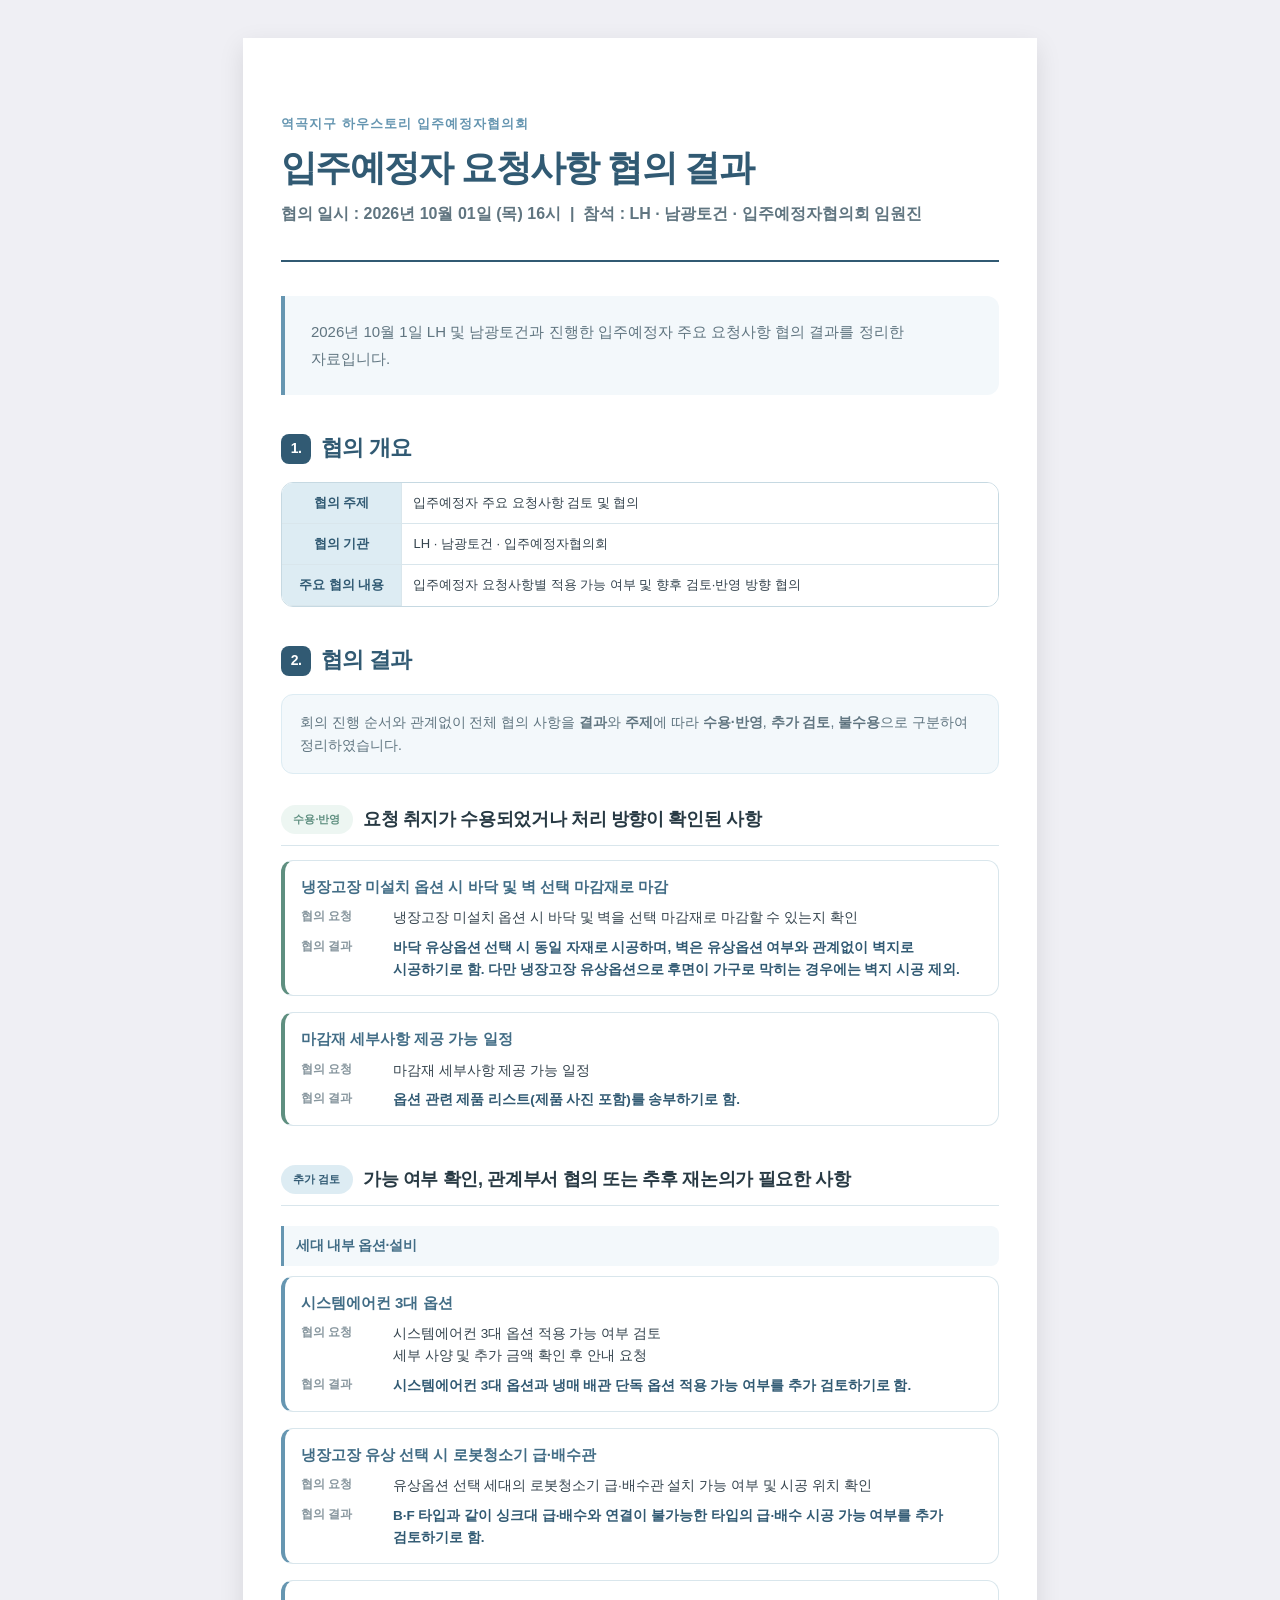
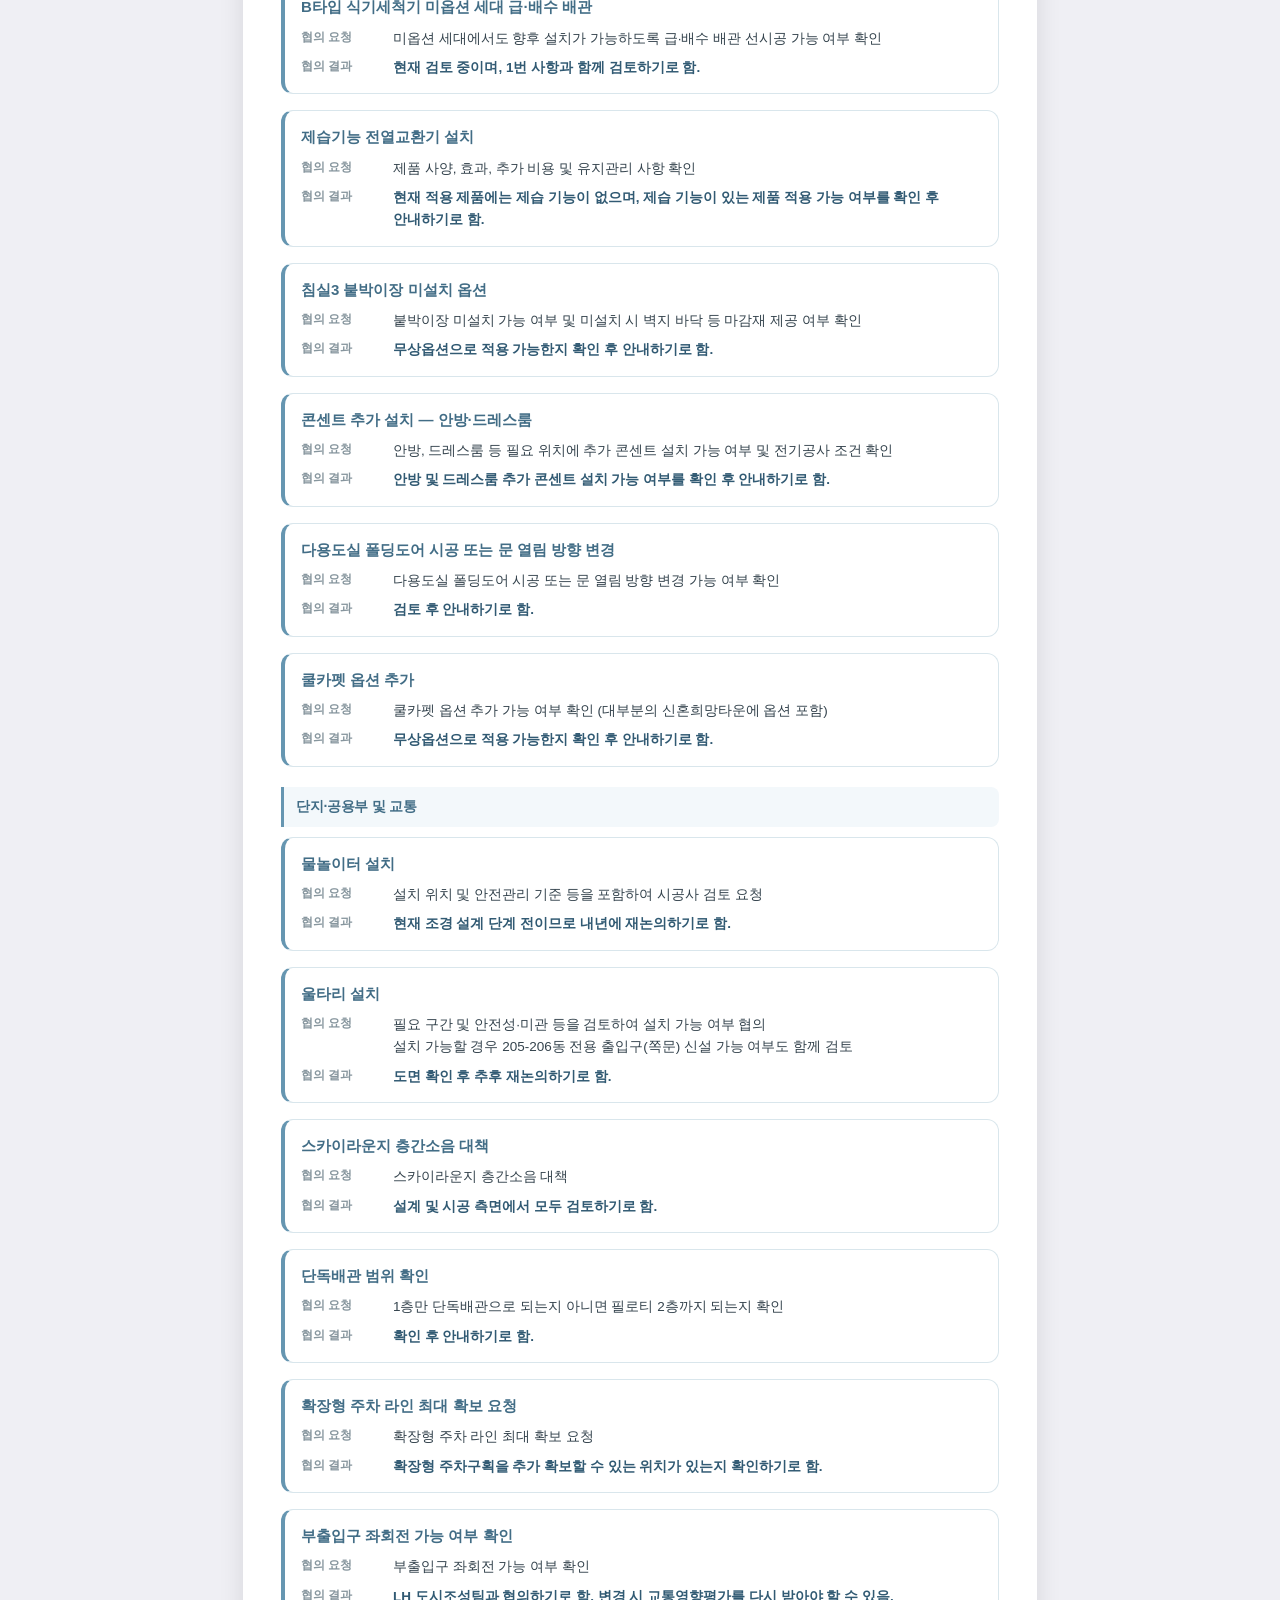
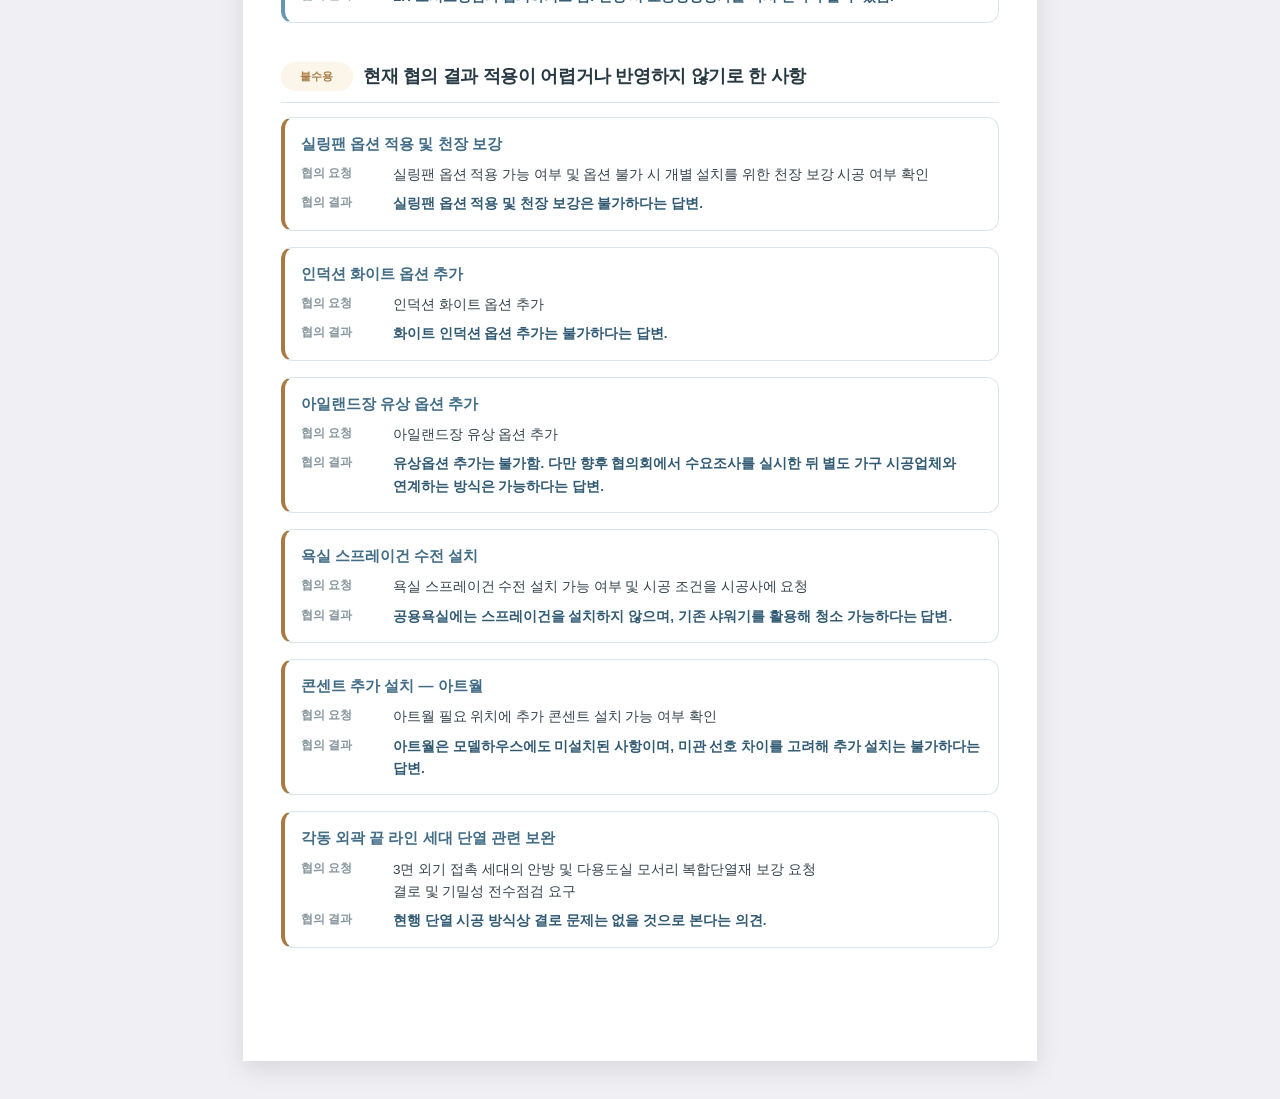
<file: 입주예정자_요청사항_협의결과.html>
<!DOCTYPE html>

<html lang="ko">
<head>
<meta charset="utf-8"/>
<meta content="width=device-width, initial-scale=1.0" name="viewport"/>
<title>입주예정자 요청사항 협의 결과</title>
<!--
============================================================
역곡지구 하우스토리 입주예정자협의회 공식문서 HTML 견본양식
============================================================

[사용 목적]
추후 새 문서를 만들 때 이 파일을 견본으로 제공하고,
"아래 텍스트를 이 견본양식에 맞춰 HTML 파일로 만들어줘"
라고 요청하기 위한 기준 파일입니다.

[새 문서 작성 시 원칙]
1. 아래 CSS 디자인 토큰과 공통 클래스는 그대로 유지합니다.
2. 실제 문서 내용은 <main class="document"> 내부만 교체합니다.
3. 문서 구조에 따라 아래 클래스를 사용합니다.

   문서 상단
   - .eyebrow       : 기관명 / 문서 종류
   - .title         : 문서의 대표 제목
   - .title-sub     : 필요한 경우 부제
   - .intro         : 문서 목적·개요·안내문

   본문 제목 체계
   - .section-title : 대항목
   - .section-no    : 대항목 번호
   - .sub-title     : 중항목
   - .mini-title    : 소항목

   본문
   - .body-text     : 일반 문단
   - .rule-line     : 번호형 규정/원칙
   - .bullet-line   : 글머리표 항목
   - .note          : 주석/※ 안내
   - .lead-strong   : 중요 안내 박스
   - .document-org  : 기관명 등 오른쪽 정렬 표시

   표
   - .table-wrap 안에 table 사용
   - th             : 연한 파란색 표 머리
   - td.center      : 가운데 정렬 셀
   - .cell-line     : 셀 내부 한 줄
   - .badge.required / .conditional / .optional : 구분 배지

   별지/서식
   - .annex-label   : [별지서식 제○호] 같은 표기
   - .form-title    : 별도 서식 제목

   마무리
   - .signature-block
   - .signature-date
   - .signature-org
   - .signature-stamp

4. 문서 자체 외곽 여백은 넣지 않습니다.
   실제 A4 여백은 html-page-setup-style의 설정을 따릅니다.
5. 기본 편집용지:
   - A4 세로 210 × 297 mm
   - 위/아래 20mm
   - 왼쪽/오른쪽 10mm
   - 머리말/꼬리말 위치 10mm
6. 새 문서를 만들 때 html-header-footer-config의 [문서명]을
   실제 문서명으로 반드시 바꿉니다.
7. 꼬리말은 기본적으로 {page} / {pages}를 유지합니다.
8. 텍스트 내용은 사용자가 준 원문을 임의로 추가·삭제·수정하지 않고,
   구조와 의미에 맞춰 위 클래스만 적용합니다.
============================================================
-->
<style>

:root {
  --blue-deep:#315A73; --blue-dark:#426D86; --blue-main:#6696B1;
  --blue-mid:#91B7CA; --blue-soft:#DDECF3; --blue-pale:#F3F8FB;
  --green:#5F8F80; --green-bg:#EDF6F2; --amber:#A97B42; --amber-bg:#FBF5EA;
  --gray-badge:#75828A; --gray-badge-bg:#F1F3F4;
  --ink:#34434D; --ink-strong:#273943; --text-sub:#607580; --text-muted:#87969E;
  --border:#D9E6EC; --border-strong:#C6D9E2; --white:#FFF; --page-bg:#EDF4F7;
  --radius-sm:8px; --radius-md:12px; --radius-lg:18px;
  --shadow:0 14px 40px rgba(51,86,105,.10);
}
*{box-sizing:border-box}
html{-webkit-text-size-adjust:100%}
body{margin:0;padding:48px 20px;background:#fff;color:var(--ink);font-family:"Pretendard","Noto Sans KR","Apple SD Gothic Neo","Malgun Gothic",sans-serif;line-height:1.7;word-break:keep-all;overflow-wrap:break-word}
.document{width:100%;max-width:860px;margin:0 auto;padding:64px 68px;background:transparent;border:none;border-radius:0;box-shadow:none}
.document-header{padding-bottom:32px;margin-bottom:34px;border-bottom:2px solid var(--blue-deep)}
.eyebrow{margin-bottom:10px;color:var(--blue-main);font-size:13px;font-weight:800;letter-spacing:.08em}
.title{margin:0;color:var(--blue-deep);font-size:36px;font-weight:850;line-height:1.25;letter-spacing:-.045em}
.title-sub{margin-top:10px;color:var(--text-sub);font-size:16px;font-weight:600}
.intro{margin:0 0 38px;padding:22px 26px;background:var(--blue-pale);border-left:4px solid var(--blue-main);border-radius:0 var(--radius-md) var(--radius-md) 0;color:var(--text-sub);font-size:15px;font-weight:500;line-height:1.85}
.section{margin-top:42px}
.section-title{display:flex;align-items:center;gap:10px;margin:38px 0 18px;color:var(--blue-deep);font-size:22px;font-weight:800;line-height:1.4;letter-spacing:-.03em;break-after:avoid;page-break-after:avoid}
.section-no{display:inline-flex;align-items:center;justify-content:center;min-width:30px;height:30px;padding:0 8px;background:var(--blue-deep);color:#fff;border-radius:8px;font-size:14px;font-weight:800;flex:0 0 auto}
.sub-title{margin:28px 0 10px;color:var(--blue-dark);font-size:17px;font-weight:750;line-height:1.45;break-after:avoid;page-break-after:avoid}
.mini-title{margin:18px 0 8px;color:var(--ink-strong);font-size:15px;font-weight:750;break-after:avoid;page-break-after:avoid}
.body-text{margin:0 0 12px;color:var(--ink);font-size:15px;font-weight:400;line-height:1.82}
.rule-line{margin:0 0 11px;padding-left:8px;color:var(--ink);font-size:15px;line-height:1.75}
.bullet-line{margin:0 0 7px;padding-left:2px;color:var(--ink);font-size:15px;line-height:1.72}
.note{margin:8px 0 0;color:var(--text-sub);font-size:13px;line-height:1.7}
.lead-strong{margin:14px 0;padding:14px 17px;background:var(--blue-pale);border:1px solid var(--blue-soft);border-radius:10px;color:var(--blue-deep);font-size:14px;font-weight:800;line-height:1.65}
.form-title{margin:0 0 24px;color:var(--blue-deep);font-size:30px;font-weight:850;line-height:1.25;letter-spacing:-.035em}
.annex-label{margin:0 0 10px;color:var(--blue-main);font-size:14px;font-weight:800;letter-spacing:.04em}
.document-org{margin:12px 0 28px;color:var(--blue-deep);font-size:14px;font-weight:750;text-align:right}
.table-wrap{width:100%;margin:14px 0 20px;overflow-x:auto;border:1px solid var(--border-strong);border-radius:var(--radius-md);background:#fff}
table{width:100%;border-collapse:collapse;background:#fff;table-layout:auto}
th,td{padding:10px 11px;border-right:1px solid var(--border);border-bottom:1px solid var(--border);vertical-align:middle;font-size:13px;line-height:1.55;text-align:left}
th:last-child,td:last-child{border-right:none}tr:last-child td{border-bottom:none}
th{background:var(--blue-soft);color:var(--blue-deep);font-weight:800;text-align:center}
td.center{text-align:center}.cell-line+.cell-line{margin-top:4px}
.badge{display:inline-flex;align-items:center;justify-content:center;min-width:46px;padding:4px 8px;border-radius:999px;font-size:11px;font-weight:800;line-height:1.3;white-space:nowrap}
.badge.required{background:var(--blue-soft);color:var(--blue-deep)}.badge.conditional{background:var(--amber-bg);color:var(--amber)}.badge.optional{background:var(--gray-badge-bg);color:var(--gray-badge)}
.signature-block{margin-top:42px;text-align:center}.signature-date{margin:8px 0 16px;color:var(--text-sub);font-size:14px}.signature-org{color:var(--blue-deep);font-size:20px;font-weight:800}.signature-stamp{display:inline-block;margin-top:8px;padding:4px 10px;border:1px solid var(--border);border-radius:999px;color:var(--text-muted);font-size:11px;font-weight:700}
.divider{height:1px;margin:34px 0;background:var(--border)}
.spacer{height:8px}
@page{size:A4;margin:14mm 15mm}
@media print{
 html,body{margin:0;padding:0;background:#fff} body{-webkit-print-color-adjust:exact;print-color-adjust:exact}
 .document{width:auto;max-width:none;margin:0;padding:0;border:none;border-radius:0;box-shadow:none}
 .document-header{padding-bottom:18px;margin-bottom:22px}.title{font-size:26px}.eyebrow{font-size:11px}.intro{margin-bottom:22px;padding:14px 16px;font-size:11.5px}
 .section-title{font-size:16px;margin:24px 0 10px}.section-no{min-width:24px;height:24px;font-size:11px;border-radius:6px}.sub-title{font-size:13px;margin:16px 0 6px}.mini-title{font-size:11.5px;margin:12px 0 5px}
 .body-text,.rule-line,.bullet-line{font-size:10.5px;line-height:1.55;margin-bottom:6px}.note{font-size:9px;line-height:1.5}.lead-strong{font-size:10.5px;padding:9px 11px;margin:9px 0}.document-org{font-size:10px;margin:7px 0 16px}
 .table-wrap{overflow:visible;border-radius:0;margin:8px 0 12px} table{font-size:9px} th,td{padding:5px 6px;font-size:8.8px;line-height:1.35} thead{display:table-header-group} tr{break-inside:avoid;page-break-inside:avoid}
 .section-title,.sub-title,.mini-title{break-after:avoid;page-break-after:avoid}.annex-label.page-break{break-before:page;page-break-before:always}
 .form-title{font-size:22px;margin-bottom:16px}.annex-label{font-size:10px}.signature-block{margin-top:24px}.signature-org{font-size:15px}
}
@media(max-width:700px){body{padding:14px 8px}.document{padding:30px 22px;border-radius:16px}.title{font-size:29px}.intro{padding:18px 20px;font-size:14px}.section-title{font-size:20px}.sub-title{font-size:16px}.body-text{font-size:14px}th,td{padding:9px 8px;font-size:12px}}

/* ===== PDF 변환기용 외곽 배경/가상 페이지 제거 ===== */
html,body{background:#fff !important;}
.document{
  background:transparent !important;
  border:none !important;
  border-radius:0 !important;
  box-shadow:none !important;
}

/* ===== 편집기 연동용: 문서 자체 바깥 여백 완전 제거 ===== */
html,
body{
  margin:0 !important;
  padding:0 !important;
  width:100% !important;
  max-width:none !important;
  min-width:0 !important;
}

.document{
  width:100% !important;
  max-width:none !important;
  margin:0 !important;
  padding:0 !important;
  background:transparent !important;
  border:none !important;
  border-radius:0 !important;
  box-shadow:none !important;
}

/* 문서 자체의 인쇄 여백 제거:
   이후 편집기/출력기에서 지정한 여백만 사용 */
@page{
  size:A4;
  margin:0 !important;
}

@media print{
  html,
  body{
    margin:0 !important;
    padding:0 !important;
    width:100% !important;
    max-width:none !important;
  }

  .document{
    width:100% !important;
    max-width:none !important;
    margin:0 !important;
    padding:0 !important;
  }
}

/* 모바일/좁은 화면 규칙이 여백을 다시 넣지 못하게 차단 */
@media(max-width:700px){
  body{
    margin:0 !important;
    padding:0 !important;
  }

  .document{
    width:100% !important;
    max-width:none !important;
    margin:0 !important;
    padding:0 !important;
    border-radius:0 !important;
  }
}



/* ===== 협의 결과 상태별 묶음 ===== */
.result-guide{margin:0 0 24px;padding:16px 18px;background:var(--blue-pale);border:1px solid var(--blue-soft);border-radius:12px;color:var(--text-sub);font-size:14px;line-height:1.65}
.result-group{margin:30px 0 38px}
.result-group-head{display:flex;align-items:center;gap:10px;margin:0 0 14px;padding-bottom:10px;border-bottom:1px solid var(--border)}
.result-group-title{margin:0;font-size:18px;font-weight:850;letter-spacing:-.02em;color:var(--ink-strong)}
.status-pill{display:inline-flex;align-items:center;justify-content:center;min-width:72px;padding:5px 10px;border-radius:999px;font-size:11px;font-weight:850;white-space:nowrap}
.status-pill.accept{background:var(--green-bg);color:var(--green)}
.status-pill.review{background:var(--blue-soft);color:var(--blue-deep)}
.status-pill.reject{background:var(--amber-bg);color:var(--amber)}
.result-item{margin:0 0 16px;padding:15px 16px 14px;border:1px solid var(--border);border-radius:12px;background:#fff;break-inside:avoid;page-break-inside:avoid}
.result-item:last-child{margin-bottom:0}
.result-item.accept{border-left:4px solid var(--green)}
.result-item.review{border-left:4px solid var(--blue-main)}
.result-item.reject{border-left:4px solid var(--amber)}
.result-item-title{margin:0 0 9px;color:var(--blue-dark);font-size:15px;font-weight:800;line-height:1.5}
.result-item-row{display:grid;grid-template-columns:82px minmax(0,1fr);gap:10px;align-items:start;margin-top:7px}
.result-label{color:var(--text-muted);font-size:12px;font-weight:800;line-height:1.6}
.result-text{color:var(--ink);font-size:13.5px;line-height:1.65}
.result-text strong{color:var(--blue-deep);font-weight:800}
@media print{
  .result-guide{margin:0 0 14px;padding:9px 11px;border-radius:8px;font-size:9.5px;line-height:1.45}
  .result-group{margin:18px 0 22px}.result-group-head{gap:7px;margin-bottom:8px;padding-bottom:6px}
  .result-group-title{font-size:12.5px}.status-pill{min-width:54px;padding:3px 7px;font-size:8px}
  .result-item{margin-bottom:8px;padding:8px 9px 7px;border-radius:7px}
  .result-item-title{margin-bottom:5px;font-size:10.5px}
  .result-item-row{grid-template-columns:58px minmax(0,1fr);gap:6px;margin-top:4px}
  .result-label{font-size:8px;line-height:1.4}.result-text{font-size:9px;line-height:1.45}
}
@media(max-width:700px){
  .result-guide{font-size:13px}.result-item-row{grid-template-columns:72px minmax(0,1fr);gap:8px}
  .result-item-title{font-size:14px}.result-text{font-size:12.5px}
}


/* ===== 결과 항목 주제별 소그룹 ===== */
.result-subgroup-title{margin:20px 0 10px;padding:8px 12px;background:var(--blue-pale);border-left:3px solid var(--blue-main);border-radius:0 8px 8px 0;color:var(--blue-dark);font-size:14px;font-weight:850;letter-spacing:-.02em}
@media print{.result-subgroup-title{margin:12px 0 6px;padding:5px 8px;font-size:9.5px;border-radius:0 5px 5px 0}}
</style>
<style data-binding="none" data-bottom="20" data-footer="10" data-gutter="0" data-header="10" data-header-footer-guide="1" data-height="297" data-left="10" data-orientation="portrait" data-preset="A4" data-right="10" data-screen-preview="1" data-target="body" data-top="20" data-width="210" id="html-page-setup-style">
:root{
  --editor-page-width:210mm;
  --editor-page-height:297mm;
  --editor-page-margin-top:20mm;
  --editor-page-margin-bottom:20mm;
  --editor-page-margin-left:10mm;
  --editor-page-margin-right:10mm;
  --editor-page-header:10mm;
  --editor-page-footer:10mm;
}
@page{
  size:210mm 297mm;
  margin:20mm 10mm 20mm 10mm;
}

.page-header{top:var(--editor-page-header) !important}
.page-footer{bottom:var(--editor-page-footer) !important}
@media screen{
  html{background:#efeff4 !important;min-height:100%}
  body{
    width:210mm !important;
    min-height:297mm !important;
    margin:10mm auto !important;
    padding:20mm 10mm 20mm 10mm !important;
    box-sizing:border-box !important;
    background:#fff !important;
    box-shadow:0 8px 24px rgba(0,0,0,.10) !important;
  }
}
@media print{
  html,body{background:#fff !important}
  body{
    width:auto !important;
    min-height:0 !important;
    margin:0 !important;
    padding:0 !important;
    box-shadow:none !important;
  }
}</style>
<style data-footer-align="right" data-footer-enabled="1" data-footer-text="{page} / {pages}" data-header-align="left" data-header-enabled="1" data-header-text="역곡지구 하우스토리 입주예정자협의회 - 입주예정자 요청사항 협의 결과" data-hide-footer-first="0" data-hide-header-first="0" data-show-page-number-guide="1" id="html-header-footer-config">/* editor header/footer config */</style>
</head>
<body>
<main class="document">
<header class="document-header">
<div class="eyebrow">역곡지구 하우스토리 입주예정자협의회</div>
<h1 class="title">입주예정자 요청사항 협의 결과</h1>
<div class="title-sub">협의 일시 : 2026년 10월 01일 (목) 16시  |  참석 : LH · 남광토건 · 입주예정자협의회 임원진</div>
</header>
<div class="intro">2026년 10월 1일 LH 및 남광토건과 진행한 입주예정자 주요 요청사항 협의 결과를 정리한 자료입니다.</div>
<h2 class="section-title"><span class="section-no">1.</span><span>협의 개요</span></h2>
<div class="table-wrap">
<table><tbody>
<tr><th style="width:120px">협의 주제</th><td>입주예정자 주요 요청사항 검토 및 협의</td></tr>
<tr><th>협의 기관</th><td>LH · 남광토건 · 입주예정자협의회</td></tr>
<tr><th>주요 협의 내용</th><td>입주예정자 요청사항별 적용 가능 여부 및 향후 검토·반영 방향 협의</td></tr>
</tbody></table>
</div>
<h2 class="section-title"><span class="section-no">2.</span><span>협의 결과</span></h2>
<div class="result-guide">회의 진행 순서와 관계없이 전체 협의 사항을 <strong>결과</strong>와 <strong>주제</strong>에 따라 <strong>수용·반영</strong>, <strong>추가 검토</strong>, <strong>불수용</strong>으로 구분하여 정리하였습니다.</div>
<section class="result-group">
<div class="result-group-head"><span class="status-pill accept">수용·반영</span><h3 class="result-group-title">요청 취지가 수용되었거나 처리 방향이 확인된 사항</h3></div>


<article class="result-item accept">
<h4 class="result-item-title">냉장고장 미설치 옵션 시 바닥 및 벽 선택 마감재로 마감</h4>
<div class="result-item-row"><div class="result-label">협의 요청</div><div class="result-text">냉장고장 미설치 옵션 시 바닥 및 벽을 선택 마감재로 마감할 수 있는지 확인</div></div>
<div class="result-item-row"><div class="result-label">협의 결과</div><div class="result-text"><strong>바닥 유상옵션 선택 시 동일 자재로 시공하며, 벽은 유상옵션 여부와 관계없이 벽지로 시공하기로 함. 다만 냉장고장 유상옵션으로 후면이 가구로 막히는 경우에는 벽지 시공 제외.</strong></div></div>
</article><article class="result-item accept">
<h4 class="result-item-title">마감재 세부사항 제공 가능 일정</h4>
<div class="result-item-row"><div class="result-label">협의 요청</div><div class="result-text">마감재 세부사항 제공 가능 일정</div></div>
<div class="result-item-row"><div class="result-label">협의 결과</div><div class="result-text"><strong>옵션 관련 제품 리스트(제품 사진 포함)를 송부하기로 함.</strong></div></div>
</article></section>
<section class="result-group">
<div class="result-group-head"><span class="status-pill review">추가 검토</span><h3 class="result-group-title">가능 여부 확인, 관계부서 협의 또는 추후 재논의가 필요한 사항</h3></div>














<h4 class="result-subgroup-title">세대 내부 옵션·설비</h4><article class="result-item review">
<h4 class="result-item-title">시스템에어컨 3대 옵션</h4>
<div class="result-item-row"><div class="result-label">협의 요청</div><div class="result-text">시스템에어컨 3대 옵션 적용 가능 여부 검토<br/>세부 사양 및 추가 금액 확인 후 안내 요청</div></div>
<div class="result-item-row"><div class="result-label">협의 결과</div><div class="result-text"><strong>시스템에어컨 3대 옵션과 냉매 배관 단독 옵션 적용 가능 여부를 추가 검토하기로 함.</strong></div></div>
</article><article class="result-item review">
<h4 class="result-item-title">냉장고장 유상 선택 시 로봇청소기 급·배수관</h4>
<div class="result-item-row"><div class="result-label">협의 요청</div><div class="result-text">유상옵션 선택 세대의 로봇청소기 급·배수관 설치 가능 여부 및 시공 위치 확인</div></div>
<div class="result-item-row"><div class="result-label">협의 결과</div><div class="result-text"><strong>B·F 타입과 같이 싱크대 급·배수와 연결이 불가능한 타입의 급·배수 시공 가능 여부를 추가 검토하기로 함.</strong></div></div>
</article><article class="result-item review">
<h4 class="result-item-title">B타입 식기세척기 미옵션 세대 급·배수 배관</h4>
<div class="result-item-row"><div class="result-label">협의 요청</div><div class="result-text">미옵션 세대에서도 향후 설치가 가능하도록 급·배수 배관 선시공 가능 여부 확인</div></div>
<div class="result-item-row"><div class="result-label">협의 결과</div><div class="result-text"><strong>현재 검토 중이며, 1번 사항과 함께 검토하기로 함.</strong></div></div>
</article><article class="result-item review">
<h4 class="result-item-title">제습기능 전열교환기 설치</h4>
<div class="result-item-row"><div class="result-label">협의 요청</div><div class="result-text">제품 사양, 효과, 추가 비용 및 유지관리 사항 확인</div></div>
<div class="result-item-row"><div class="result-label">협의 결과</div><div class="result-text"><strong>현재 적용 제품에는 제습 기능이 없으며, 제습 기능이 있는 제품 적용 가능 여부를 확인 후 안내하기로 함.</strong></div></div>
</article><article class="result-item review">
<h4 class="result-item-title">침실3 붙박이장 미설치 옵션</h4>
<div class="result-item-row"><div class="result-label">협의 요청</div><div class="result-text">붙박이장 미설치 가능 여부 및 미설치 시 벽지 바닥 등 마감재 제공 여부 확인</div></div>
<div class="result-item-row"><div class="result-label">협의 결과</div><div class="result-text"><strong>무상옵션으로 적용 가능한지 확인 후 안내하기로 함.</strong></div></div>
</article><article class="result-item review">
<h4 class="result-item-title">콘센트 추가 설치 — 안방·드레스룸</h4>
<div class="result-item-row"><div class="result-label">협의 요청</div><div class="result-text">안방, 드레스룸 등 필요 위치에 추가 콘센트 설치 가능 여부 및 전기공사 조건 확인</div></div>
<div class="result-item-row"><div class="result-label">협의 결과</div><div class="result-text"><strong>안방 및 드레스룸 추가 콘센트 설치 가능 여부를 확인 후 안내하기로 함.</strong></div></div>
</article><article class="result-item review">
<h4 class="result-item-title">다용도실 폴딩도어 시공 또는 문 열림 방향 변경</h4>
<div class="result-item-row"><div class="result-label">협의 요청</div><div class="result-text">다용도실 폴딩도어 시공 또는 문 열림 방향 변경 가능 여부 확인</div></div>
<div class="result-item-row"><div class="result-label">협의 결과</div><div class="result-text"><strong>검토 후 안내하기로 함.</strong></div></div>
</article><article class="result-item review">
<h4 class="result-item-title">쿨카펫 옵션 추가</h4>
<div class="result-item-row"><div class="result-label">협의 요청</div><div class="result-text">쿨카펫 옵션 추가 가능 여부 확인 (대부분의 신혼희망타운에 옵션 포함)</div></div>
<div class="result-item-row"><div class="result-label">협의 결과</div><div class="result-text"><strong>무상옵션으로 적용 가능한지 확인 후 안내하기로 함.</strong></div></div>
</article><h4 class="result-subgroup-title">단지·공용부 및 교통</h4><article class="result-item review">
<h4 class="result-item-title">물놀이터 설치</h4>
<div class="result-item-row"><div class="result-label">협의 요청</div><div class="result-text">설치 위치 및 안전관리 기준 등을 포함하여 시공사 검토 요청</div></div>
<div class="result-item-row"><div class="result-label">협의 결과</div><div class="result-text"><strong>현재 조경 설계 단계 전이므로 내년에 재논의하기로 함.</strong></div></div>
</article><article class="result-item review">
<h4 class="result-item-title">울타리 설치</h4>
<div class="result-item-row"><div class="result-label">협의 요청</div><div class="result-text">필요 구간 및 안전성·미관 등을 검토하여 설치 가능 여부 협의<br/>설치 가능할 경우 205-206동 전용 출입구(쪽문) 신설 가능 여부도 함께 검토</div></div>
<div class="result-item-row"><div class="result-label">협의 결과</div><div class="result-text"><strong>도면 확인 후 추후 재논의하기로 함.</strong></div></div>
</article><article class="result-item review">
<h4 class="result-item-title">스카이라운지 층간소음 대책</h4>
<div class="result-item-row"><div class="result-label">협의 요청</div><div class="result-text">스카이라운지 층간소음 대책</div></div>
<div class="result-item-row"><div class="result-label">협의 결과</div><div class="result-text"><strong>설계 및 시공 측면에서 모두 검토하기로 함.</strong></div></div>
</article><article class="result-item review">
<h4 class="result-item-title">단독배관 범위 확인</h4>
<div class="result-item-row"><div class="result-label">협의 요청</div><div class="result-text">1층만 단독배관으로 되는지 아니면 필로티 2층까지 되는지 확인</div></div>
<div class="result-item-row"><div class="result-label">협의 결과</div><div class="result-text"><strong>확인 후 안내하기로 함.</strong></div></div>
</article><article class="result-item review">
<h4 class="result-item-title">확장형 주차 라인 최대 확보 요청</h4>
<div class="result-item-row"><div class="result-label">협의 요청</div><div class="result-text">확장형 주차 라인 최대 확보 요청</div></div>
<div class="result-item-row"><div class="result-label">협의 결과</div><div class="result-text"><strong>확장형 주차구획을 추가 확보할 수 있는 위치가 있는지 확인하기로 함.</strong></div></div>
</article><article class="result-item review">
<h4 class="result-item-title">부출입구 좌회전 가능 여부 확인</h4>
<div class="result-item-row"><div class="result-label">협의 요청</div><div class="result-text">부출입구 좌회전 가능 여부 확인</div></div>
<div class="result-item-row"><div class="result-label">협의 결과</div><div class="result-text"><strong>LH 도시조성팀과 협의하기로 함. 변경 시 교통영향평가를 다시 받아야 할 수 있음.</strong></div></div>
</article></section>
<section class="result-group">
<div class="result-group-head"><span class="status-pill reject">불수용</span><h3 class="result-group-title">현재 협의 결과 적용이 어렵거나 반영하지 않기로 한 사항</h3></div>






<article class="result-item reject">
<h4 class="result-item-title">실링팬 옵션 적용 및 천장 보강</h4>
<div class="result-item-row"><div class="result-label">협의 요청</div><div class="result-text">실링팬 옵션 적용 가능 여부 및 옵션 불가 시 개별 설치를 위한 천장 보강 시공 여부 확인</div></div>
<div class="result-item-row"><div class="result-label">협의 결과</div><div class="result-text"><strong>실링팬 옵션 적용 및 천장 보강은 불가하다는 답변.</strong></div></div>
</article><article class="result-item reject">
<h4 class="result-item-title">인덕션 화이트 옵션 추가</h4>
<div class="result-item-row"><div class="result-label">협의 요청</div><div class="result-text">인덕션 화이트 옵션 추가</div></div>
<div class="result-item-row"><div class="result-label">협의 결과</div><div class="result-text"><strong>화이트 인덕션 옵션 추가는 불가하다는 답변.</strong></div></div>
</article><article class="result-item reject">
<h4 class="result-item-title">아일랜드장 유상 옵션 추가</h4>
<div class="result-item-row"><div class="result-label">협의 요청</div><div class="result-text">아일랜드장 유상 옵션 추가</div></div>
<div class="result-item-row"><div class="result-label">협의 결과</div><div class="result-text"><strong>유상옵션 추가는 불가함. 다만 향후 협의회에서 수요조사를 실시한 뒤 별도 가구 시공업체와 연계하는 방식은 가능하다는 답변.</strong></div></div>
</article><article class="result-item reject">
<h4 class="result-item-title">욕실 스프레이건 수전 설치</h4>
<div class="result-item-row"><div class="result-label">협의 요청</div><div class="result-text">욕실 스프레이건 수전 설치 가능 여부 및 시공 조건을 시공사에 요청</div></div>
<div class="result-item-row"><div class="result-label">협의 결과</div><div class="result-text"><strong>공용욕실에는 스프레이건을 설치하지 않으며, 기존 샤워기를 활용해 청소 가능하다는 답변.</strong></div></div>
</article><article class="result-item reject">
<h4 class="result-item-title">콘센트 추가 설치 — 아트월</h4>
<div class="result-item-row"><div class="result-label">협의 요청</div><div class="result-text">아트월 필요 위치에 추가 콘센트 설치 가능 여부 확인</div></div>
<div class="result-item-row"><div class="result-label">협의 결과</div><div class="result-text"><strong>아트월은 모델하우스에도 미설치된 사항이며, 미관 선호 차이를 고려해 추가 설치는 불가하다는 답변.</strong></div></div>
</article><article class="result-item reject">
<h4 class="result-item-title">각동 외곽 끝 라인 세대 단열 관련 보완</h4>
<div class="result-item-row"><div class="result-label">협의 요청</div><div class="result-text">3면 외기 접촉 세대의 안방 및 다용도실 모서리 복합단열재 보강 요청<br/>결로 및 기밀성 전수점검 요구</div></div>
<div class="result-item-row"><div class="result-label">협의 결과</div><div class="result-text"><strong>현행 단열 시공 방식상 결로 문제는 없을 것으로 본다는 의견.</strong></div></div>
</article></section>
</main>
</body>
</html>
</file>
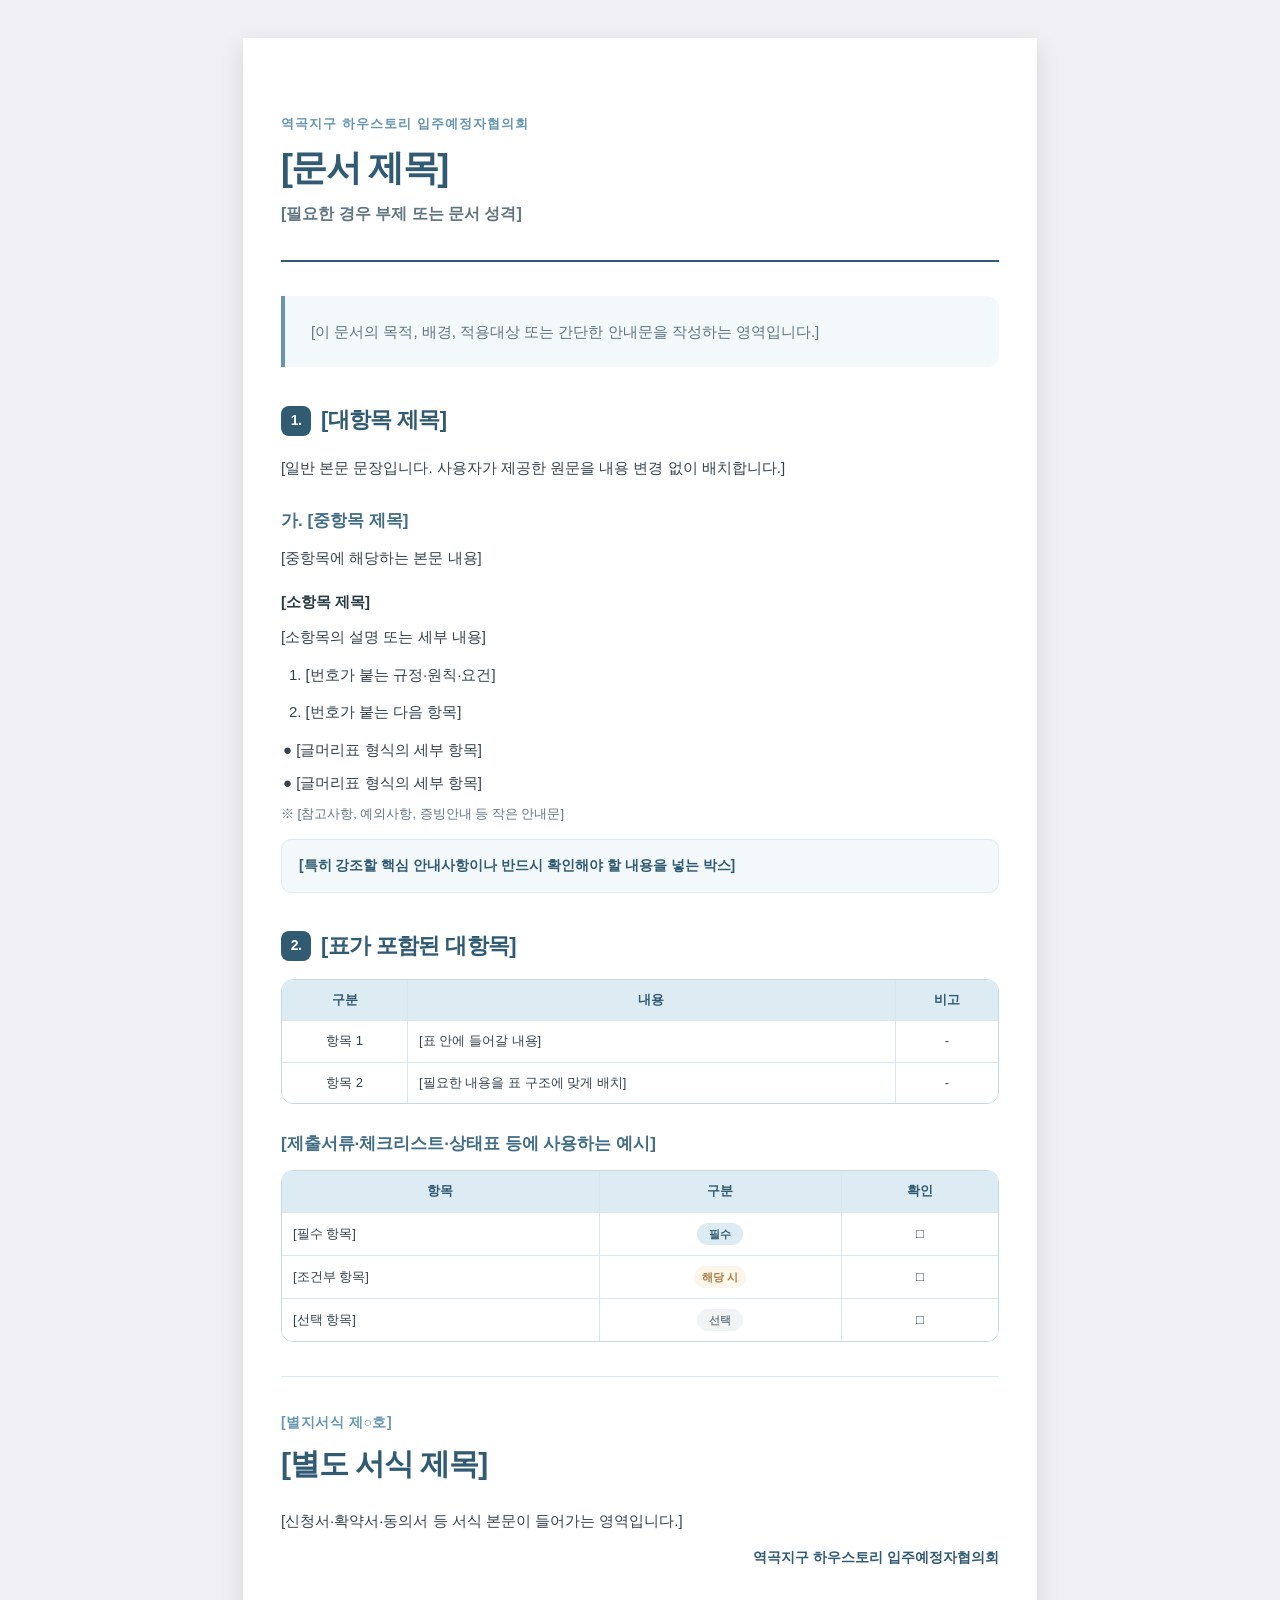
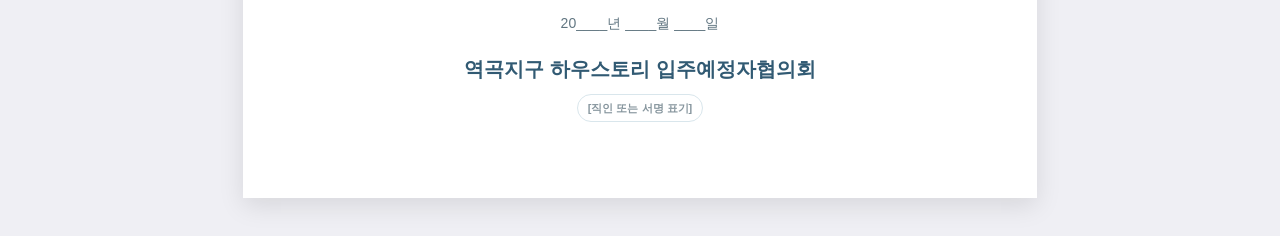
<file: 역곡지구_하우스토리_공식문서_HTML_견본양식.html>
<!DOCTYPE html>
<html lang="ko">
<head>
<meta charset="UTF-8">
<meta name="viewport" content="width=device-width, initial-scale=1.0">
<title>역곡지구 하우스토리 공식문서 견본양식</title>

<!--
============================================================
역곡지구 하우스토리 입주예정자협의회 공식문서 HTML 견본양식
============================================================

[사용 목적]
추후 새 문서를 만들 때 이 파일을 견본으로 제공하고,
"아래 텍스트를 이 견본양식에 맞춰 HTML 파일로 만들어줘"
라고 요청하기 위한 기준 파일입니다.

[새 문서 작성 시 원칙]
1. 아래 CSS 디자인 토큰과 공통 클래스는 그대로 유지합니다.
2. 실제 문서 내용은 <main class="document"> 내부만 교체합니다.
3. 문서 구조에 따라 아래 클래스를 사용합니다.

   문서 상단
   - .eyebrow       : 기관명 / 문서 종류
   - .title         : 문서의 대표 제목
   - .title-sub     : 필요한 경우 부제
   - .intro         : 문서 목적·개요·안내문

   본문 제목 체계
   - .section-title : 대항목
   - .section-no    : 대항목 번호
   - .sub-title     : 중항목
   - .mini-title    : 소항목

   본문
   - .body-text     : 일반 문단
   - .rule-line     : 번호형 규정/원칙
   - .bullet-line   : 글머리표 항목
   - .note          : 주석/※ 안내
   - .lead-strong   : 중요 안내 박스
   - .document-org  : 기관명 등 오른쪽 정렬 표시

   표
   - .table-wrap 안에 table 사용
   - th             : 연한 파란색 표 머리
   - td.center      : 가운데 정렬 셀
   - .cell-line     : 셀 내부 한 줄
   - .badge.required / .conditional / .optional : 구분 배지

   별지/서식
   - .annex-label   : [별지서식 제○호] 같은 표기
   - .form-title    : 별도 서식 제목

   마무리
   - .signature-block
   - .signature-date
   - .signature-org
   - .signature-stamp

4. 문서 자체 외곽 여백은 넣지 않습니다.
   실제 A4 여백은 html-page-setup-style의 설정을 따릅니다.
5. 기본 편집용지:
   - A4 세로 210 × 297 mm
   - 위/아래 20mm
   - 왼쪽/오른쪽 10mm
   - 머리말/꼬리말 위치 10mm
6. 새 문서를 만들 때 html-header-footer-config의 [문서명]을
   실제 문서명으로 반드시 바꿉니다.
7. 꼬리말은 기본적으로 {page} / {pages}를 유지합니다.
8. 텍스트 내용은 사용자가 준 원문을 임의로 추가·삭제·수정하지 않고,
   구조와 의미에 맞춰 위 클래스만 적용합니다.
============================================================
-->

<style>

:root {
  --blue-deep:#315A73; --blue-dark:#426D86; --blue-main:#6696B1;
  --blue-mid:#91B7CA; --blue-soft:#DDECF3; --blue-pale:#F3F8FB;
  --green:#5F8F80; --green-bg:#EDF6F2; --amber:#A97B42; --amber-bg:#FBF5EA;
  --gray-badge:#75828A; --gray-badge-bg:#F1F3F4;
  --ink:#34434D; --ink-strong:#273943; --text-sub:#607580; --text-muted:#87969E;
  --border:#D9E6EC; --border-strong:#C6D9E2; --white:#FFF; --page-bg:#EDF4F7;
  --radius-sm:8px; --radius-md:12px; --radius-lg:18px;
  --shadow:0 14px 40px rgba(51,86,105,.10);
}
*{box-sizing:border-box}
html{-webkit-text-size-adjust:100%}
body{margin:0;padding:48px 20px;background:#fff;color:var(--ink);font-family:"Pretendard","Noto Sans KR","Apple SD Gothic Neo","Malgun Gothic",sans-serif;line-height:1.7;word-break:keep-all;overflow-wrap:break-word}
.document{width:100%;max-width:860px;margin:0 auto;padding:64px 68px;background:transparent;border:none;border-radius:0;box-shadow:none}
.document-header{padding-bottom:32px;margin-bottom:34px;border-bottom:2px solid var(--blue-deep)}
.eyebrow{margin-bottom:10px;color:var(--blue-main);font-size:13px;font-weight:800;letter-spacing:.08em}
.title{margin:0;color:var(--blue-deep);font-size:36px;font-weight:850;line-height:1.25;letter-spacing:-.045em}
.title-sub{margin-top:10px;color:var(--text-sub);font-size:16px;font-weight:600}
.intro{margin:0 0 38px;padding:22px 26px;background:var(--blue-pale);border-left:4px solid var(--blue-main);border-radius:0 var(--radius-md) var(--radius-md) 0;color:var(--text-sub);font-size:15px;font-weight:500;line-height:1.85}
.section{margin-top:42px}
.section-title{display:flex;align-items:center;gap:10px;margin:38px 0 18px;color:var(--blue-deep);font-size:22px;font-weight:800;line-height:1.4;letter-spacing:-.03em;break-after:avoid;page-break-after:avoid}
.section-no{display:inline-flex;align-items:center;justify-content:center;min-width:30px;height:30px;padding:0 8px;background:var(--blue-deep);color:#fff;border-radius:8px;font-size:14px;font-weight:800;flex:0 0 auto}
.sub-title{margin:28px 0 10px;color:var(--blue-dark);font-size:17px;font-weight:750;line-height:1.45;break-after:avoid;page-break-after:avoid}
.mini-title{margin:18px 0 8px;color:var(--ink-strong);font-size:15px;font-weight:750;break-after:avoid;page-break-after:avoid}
.body-text{margin:0 0 12px;color:var(--ink);font-size:15px;font-weight:400;line-height:1.82}
.rule-line{margin:0 0 11px;padding-left:8px;color:var(--ink);font-size:15px;line-height:1.75}
.bullet-line{margin:0 0 7px;padding-left:2px;color:var(--ink);font-size:15px;line-height:1.72}
.note{margin:8px 0 0;color:var(--text-sub);font-size:13px;line-height:1.7}
.lead-strong{margin:14px 0;padding:14px 17px;background:var(--blue-pale);border:1px solid var(--blue-soft);border-radius:10px;color:var(--blue-deep);font-size:14px;font-weight:800;line-height:1.65}
.form-title{margin:0 0 24px;color:var(--blue-deep);font-size:30px;font-weight:850;line-height:1.25;letter-spacing:-.035em}
.annex-label{margin:0 0 10px;color:var(--blue-main);font-size:14px;font-weight:800;letter-spacing:.04em}
.document-org{margin:12px 0 28px;color:var(--blue-deep);font-size:14px;font-weight:750;text-align:right}
.table-wrap{width:100%;margin:14px 0 20px;overflow-x:auto;border:1px solid var(--border-strong);border-radius:var(--radius-md);background:#fff}
table{width:100%;border-collapse:collapse;background:#fff;table-layout:auto}
th,td{padding:10px 11px;border-right:1px solid var(--border);border-bottom:1px solid var(--border);vertical-align:middle;font-size:13px;line-height:1.55;text-align:left}
th:last-child,td:last-child{border-right:none}tr:last-child td{border-bottom:none}
th{background:var(--blue-soft);color:var(--blue-deep);font-weight:800;text-align:center}
td.center{text-align:center}.cell-line+.cell-line{margin-top:4px}
.badge{display:inline-flex;align-items:center;justify-content:center;min-width:46px;padding:4px 8px;border-radius:999px;font-size:11px;font-weight:800;line-height:1.3;white-space:nowrap}
.badge.required{background:var(--blue-soft);color:var(--blue-deep)}.badge.conditional{background:var(--amber-bg);color:var(--amber)}.badge.optional{background:var(--gray-badge-bg);color:var(--gray-badge)}
.signature-block{margin-top:42px;text-align:center}.signature-date{margin:8px 0 16px;color:var(--text-sub);font-size:14px}.signature-org{color:var(--blue-deep);font-size:20px;font-weight:800}.signature-stamp{display:inline-block;margin-top:8px;padding:4px 10px;border:1px solid var(--border);border-radius:999px;color:var(--text-muted);font-size:11px;font-weight:700}
.divider{height:1px;margin:34px 0;background:var(--border)}
.spacer{height:8px}
@page{size:A4;margin:14mm 15mm}
@media print{
 html,body{margin:0;padding:0;background:#fff} body{-webkit-print-color-adjust:exact;print-color-adjust:exact}
 .document{width:auto;max-width:none;margin:0;padding:0;border:none;border-radius:0;box-shadow:none}
 .document-header{padding-bottom:18px;margin-bottom:22px}.title{font-size:26px}.eyebrow{font-size:11px}.intro{margin-bottom:22px;padding:14px 16px;font-size:11.5px}
 .section-title{font-size:16px;margin:24px 0 10px}.section-no{min-width:24px;height:24px;font-size:11px;border-radius:6px}.sub-title{font-size:13px;margin:16px 0 6px}.mini-title{font-size:11.5px;margin:12px 0 5px}
 .body-text,.rule-line,.bullet-line{font-size:10.5px;line-height:1.55;margin-bottom:6px}.note{font-size:9px;line-height:1.5}.lead-strong{font-size:10.5px;padding:9px 11px;margin:9px 0}.document-org{font-size:10px;margin:7px 0 16px}
 .table-wrap{overflow:visible;border-radius:0;margin:8px 0 12px} table{font-size:9px} th,td{padding:5px 6px;font-size:8.8px;line-height:1.35} thead{display:table-header-group} tr{break-inside:avoid;page-break-inside:avoid}
 .section-title,.sub-title,.mini-title{break-after:avoid;page-break-after:avoid}.annex-label.page-break{break-before:page;page-break-before:always}
 .form-title{font-size:22px;margin-bottom:16px}.annex-label{font-size:10px}.signature-block{margin-top:24px}.signature-org{font-size:15px}
}
@media(max-width:700px){body{padding:14px 8px}.document{padding:30px 22px;border-radius:16px}.title{font-size:29px}.intro{padding:18px 20px;font-size:14px}.section-title{font-size:20px}.sub-title{font-size:16px}.body-text{font-size:14px}th,td{padding:9px 8px;font-size:12px}}

/* ===== PDF 변환기용 외곽 배경/가상 페이지 제거 ===== */
html,body{background:#fff !important;}
.document{
  background:transparent !important;
  border:none !important;
  border-radius:0 !important;
  box-shadow:none !important;
}

/* ===== 편집기 연동용: 문서 자체 바깥 여백 완전 제거 ===== */
html,
body{
  margin:0 !important;
  padding:0 !important;
  width:100% !important;
  max-width:none !important;
  min-width:0 !important;
}

.document{
  width:100% !important;
  max-width:none !important;
  margin:0 !important;
  padding:0 !important;
  background:transparent !important;
  border:none !important;
  border-radius:0 !important;
  box-shadow:none !important;
}

/* 문서 자체의 인쇄 여백 제거:
   이후 편집기/출력기에서 지정한 여백만 사용 */
@page{
  size:A4;
  margin:0 !important;
}

@media print{
  html,
  body{
    margin:0 !important;
    padding:0 !important;
    width:100% !important;
    max-width:none !important;
  }

  .document{
    width:100% !important;
    max-width:none !important;
    margin:0 !important;
    padding:0 !important;
  }
}

/* 모바일/좁은 화면 규칙이 여백을 다시 넣지 못하게 차단 */
@media(max-width:700px){
  body{
    margin:0 !important;
    padding:0 !important;
  }

  .document{
    width:100% !important;
    max-width:none !important;
    margin:0 !important;
    padding:0 !important;
    border-radius:0 !important;
  }
}


</style>

<style id="html-page-setup-style" data-preset="A4" data-width="210" data-height="297" data-orientation="portrait" data-top="20" data-bottom="20" data-left="10" data-right="10" data-header="10" data-footer="10" data-binding="none" data-gutter="0" data-screen-preview="1" data-header-footer-guide="1" data-target="body">
:root{
  --editor-page-width:210mm;
  --editor-page-height:297mm;
  --editor-page-margin-top:20mm;
  --editor-page-margin-bottom:20mm;
  --editor-page-margin-left:10mm;
  --editor-page-margin-right:10mm;
  --editor-page-header:10mm;
  --editor-page-footer:10mm;
}
@page{
  size:210mm 297mm;
  margin:20mm 10mm 20mm 10mm;
}

.page-header{top:var(--editor-page-header) !important}
.page-footer{bottom:var(--editor-page-footer) !important}
@media screen{
  html{background:#efeff4 !important;min-height:100%}
  body{
    width:210mm !important;
    min-height:297mm !important;
    margin:10mm auto !important;
    padding:20mm 10mm 20mm 10mm !important;
    box-sizing:border-box !important;
    background:#fff !important;
    box-shadow:0 8px 24px rgba(0,0,0,.10) !important;
  }
}
@media print{
  html,body{background:#fff !important}
  body{
    width:auto !important;
    min-height:0 !important;
    margin:0 !important;
    padding:0 !important;
    box-shadow:none !important;
  }
}</style>

<style id="html-header-footer-config"
  data-header-enabled="1"
  data-footer-enabled="1"
  data-header-text="역곡지구 하우스토리 입주예정자협의회 - [문서명]"
  data-footer-text="{page} / {pages}"
  data-header-align="left"
  data-footer-align="right"
  data-hide-header-first="0"
  data-hide-footer-first="0"
  data-show-page-number-guide="1">/* editor header/footer config */</style>
</head>

<body>
<main class="document">

  <!-- ===== 1. 문서 대표 제목 영역 ===== -->
  <header class="document-header">
    <div class="eyebrow">역곡지구 하우스토리 입주예정자협의회</div>
    <h1 class="title">[문서 제목]</h1>
    <div class="title-sub">[필요한 경우 부제 또는 문서 성격]</div>
  </header>

  <!-- 도입 설명이 필요 없는 문서는 이 블록을 삭제 -->
  <div class="intro">
    [이 문서의 목적, 배경, 적용대상 또는 간단한 안내문을 작성하는 영역입니다.]
  </div>

  <!-- ===== 2. 일반 본문 예시 ===== -->
  <h2 class="section-title">
    <span class="section-no">1.</span>
    <span>[대항목 제목]</span>
  </h2>

  <p class="body-text">
    [일반 본문 문장입니다. 사용자가 제공한 원문을 내용 변경 없이 배치합니다.]
  </p>

  <h3 class="sub-title">가. [중항목 제목]</h3>
  <p class="body-text">[중항목에 해당하는 본문 내용]</p>

  <h4 class="mini-title">[소항목 제목]</h4>
  <p class="body-text">[소항목의 설명 또는 세부 내용]</p>

  <p class="rule-line">1. [번호가 붙는 규정·원칙·요건]</p>
  <p class="rule-line">2. [번호가 붙는 다음 항목]</p>

  <p class="bullet-line">● [글머리표 형식의 세부 항목]</p>
  <p class="bullet-line">● [글머리표 형식의 세부 항목]</p>

  <p class="note">※ [참고사항, 예외사항, 증빙안내 등 작은 안내문]</p>

  <div class="lead-strong">
    [특히 강조할 핵심 안내사항이나 반드시 확인해야 할 내용을 넣는 박스]
  </div>

  <!-- ===== 3. 표 예시 ===== -->
  <h2 class="section-title">
    <span class="section-no">2.</span>
    <span>[표가 포함된 대항목]</span>
  </h2>

  <div class="table-wrap">
    <table>
      <thead>
        <tr>
          <th><div class="cell-line">구분</div></th>
          <th><div class="cell-line">내용</div></th>
          <th><div class="cell-line">비고</div></th>
        </tr>
      </thead>
      <tbody>
        <tr>
          <td class="center"><div class="cell-line">항목 1</div></td>
          <td><div class="cell-line">[표 안에 들어갈 내용]</div></td>
          <td class="center"><div class="cell-line">-</div></td>
        </tr>
        <tr>
          <td class="center"><div class="cell-line">항목 2</div></td>
          <td><div class="cell-line">[필요한 내용을 표 구조에 맞게 배치]</div></td>
          <td class="center"><div class="cell-line">-</div></td>
        </tr>
      </tbody>
    </table>
  </div>

  <!-- ===== 4. 배지형 표 예시 ===== -->
  <h3 class="sub-title">[제출서류·체크리스트·상태표 등에 사용하는 예시]</h3>

  <div class="table-wrap">
    <table>
      <thead>
        <tr>
          <th><div class="cell-line">항목</div></th>
          <th><div class="cell-line">구분</div></th>
          <th><div class="cell-line">확인</div></th>
        </tr>
      </thead>
      <tbody>
        <tr>
          <td><div class="cell-line">[필수 항목]</div></td>
          <td class="center"><span class="badge required">필수</span></td>
          <td class="center">□</td>
        </tr>
        <tr>
          <td><div class="cell-line">[조건부 항목]</div></td>
          <td class="center"><span class="badge conditional">해당 시</span></td>
          <td class="center">□</td>
        </tr>
        <tr>
          <td><div class="cell-line">[선택 항목]</div></td>
          <td class="center"><span class="badge optional">선택</span></td>
          <td class="center">□</td>
        </tr>
      </tbody>
    </table>
  </div>

  <!-- ===== 5. 별지·서식형 문서에서 사용하는 예시 ===== -->
  <div class="divider"></div>

  <div class="annex-label">[별지서식 제○호]</div>
  <h2 class="form-title">[별도 서식 제목]</h2>

  <p class="body-text">
    [신청서·확약서·동의서 등 서식 본문이 들어가는 영역입니다.]
  </p>

  <div class="document-org">역곡지구 하우스토리 입주예정자협의회</div>

  <!-- ===== 6. 서명/문서 마무리 예시 ===== -->
  <div class="signature-block">
    <div class="signature-date">20____년 ____월 ____일</div>
    <div class="signature-org">역곡지구 하우스토리 입주예정자협의회</div>
    <div class="signature-stamp">[직인 또는 서명 표기]</div>
  </div>

</main>
</body>
</html>
</file>
